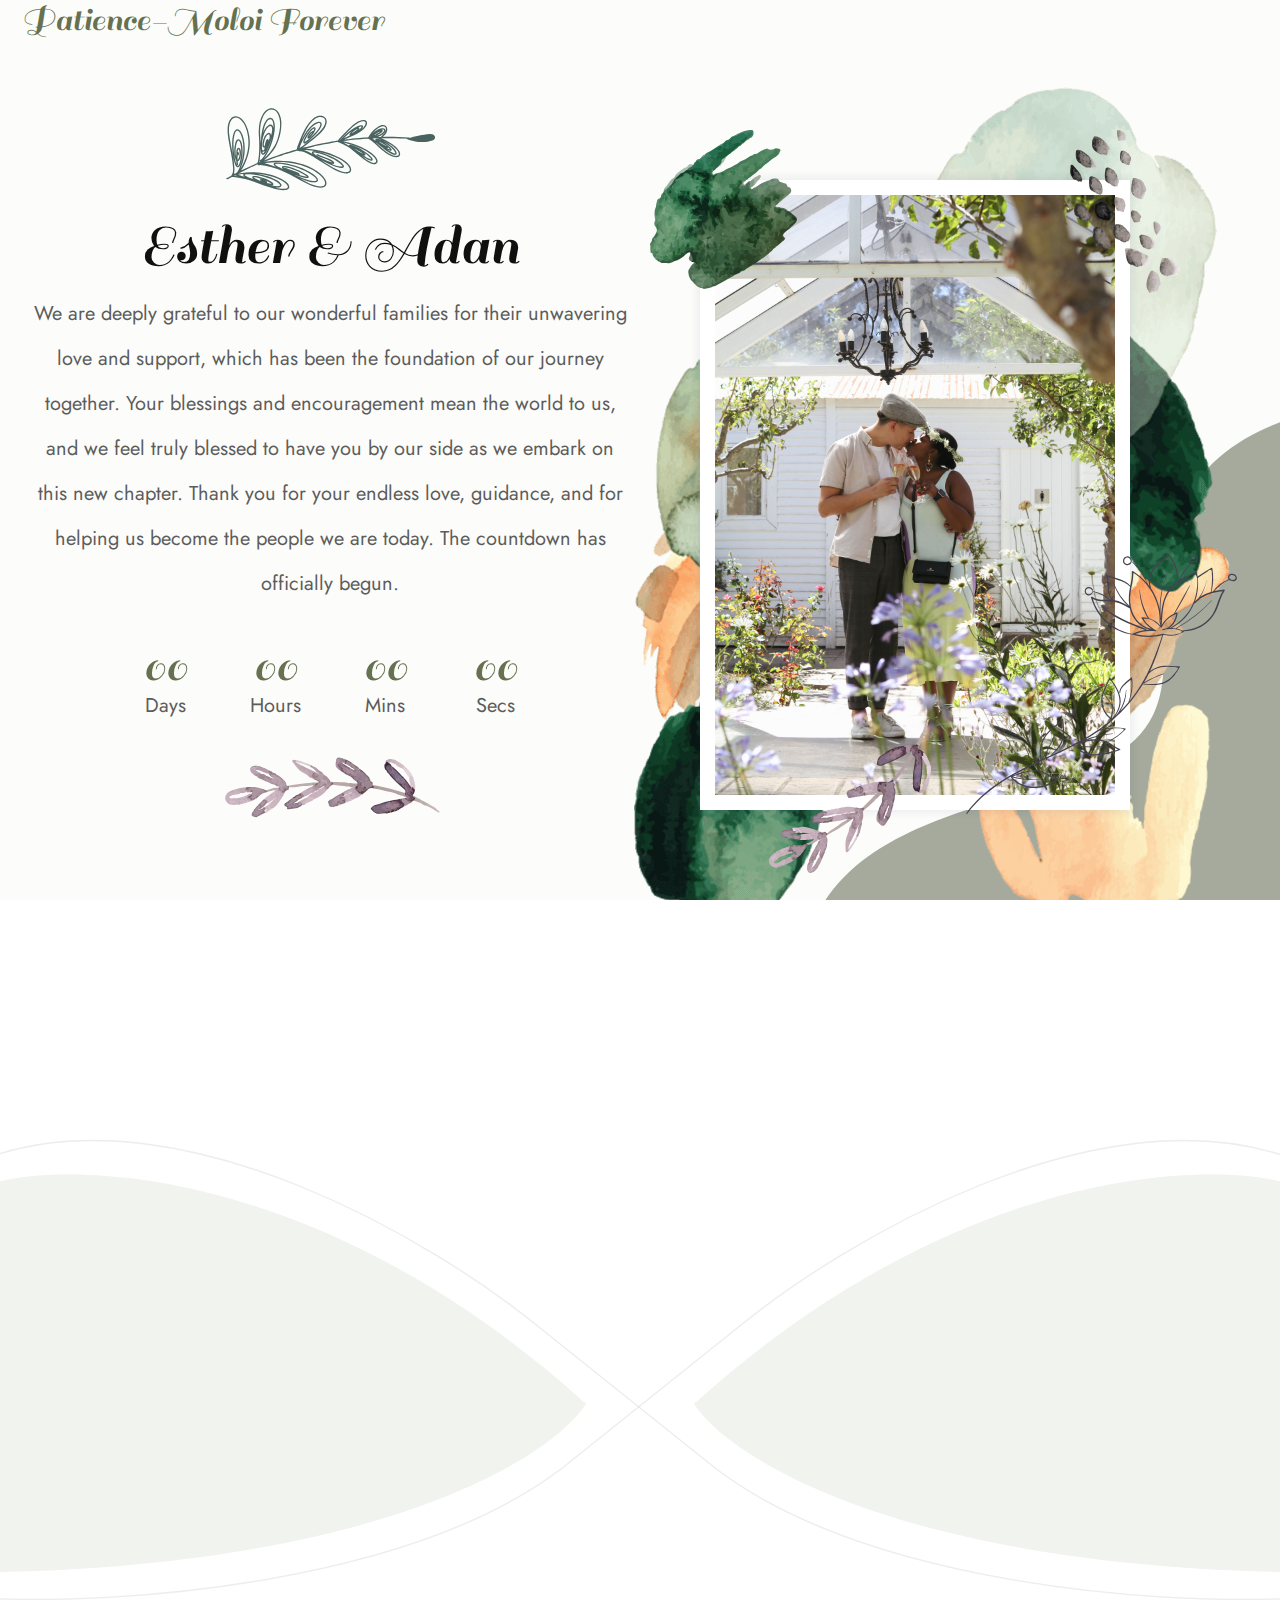
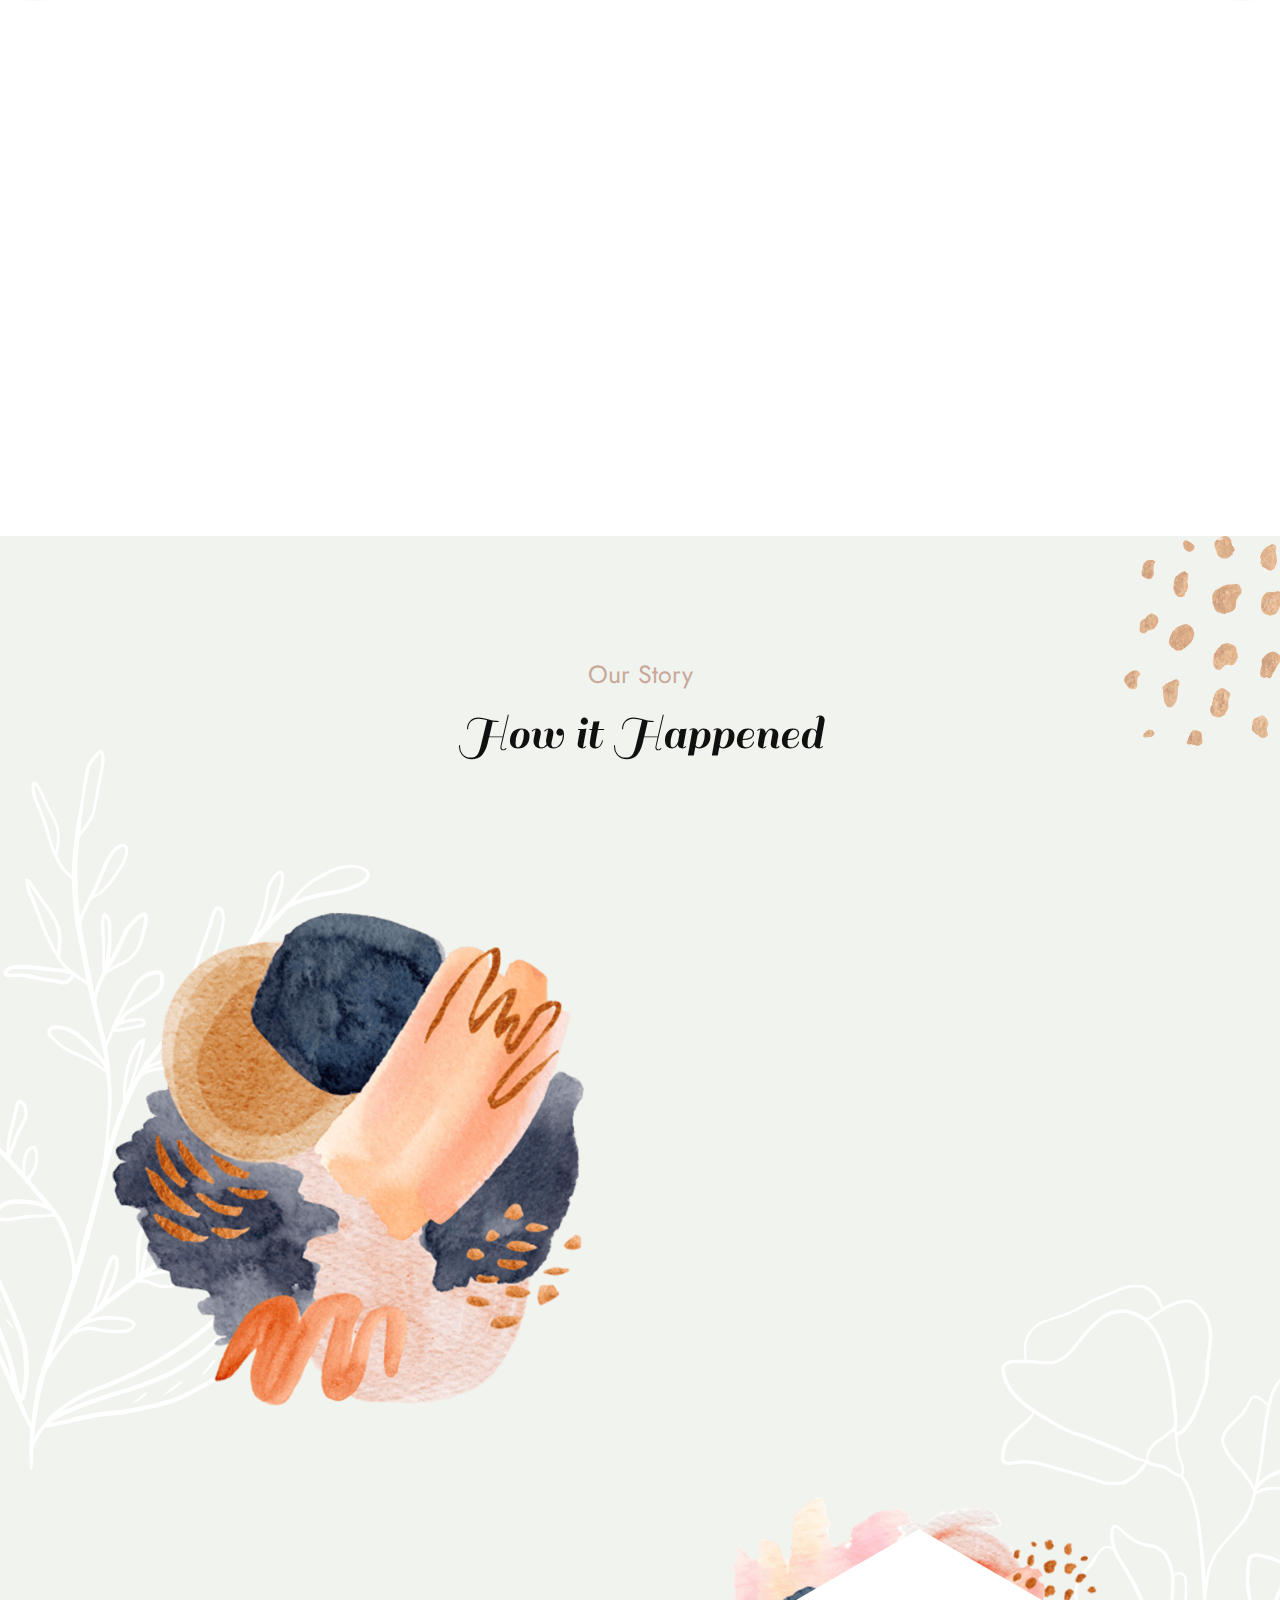
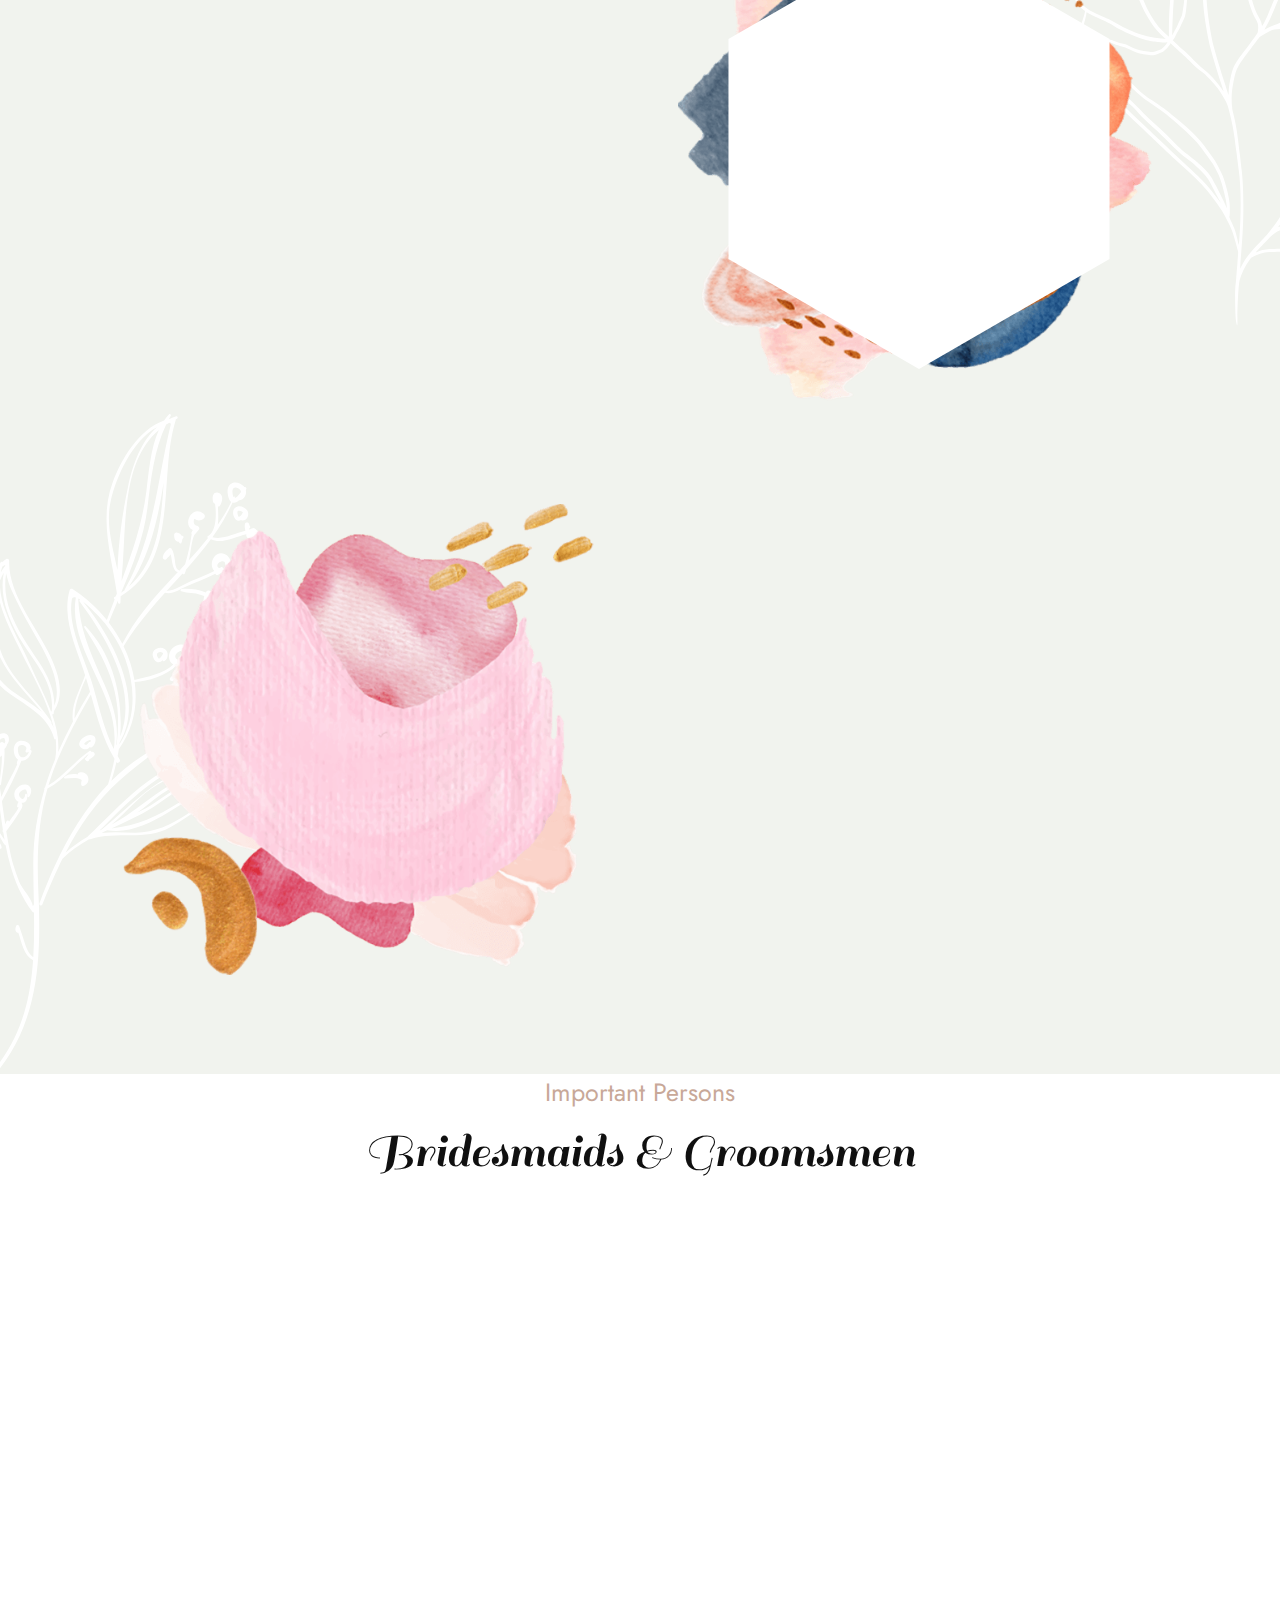
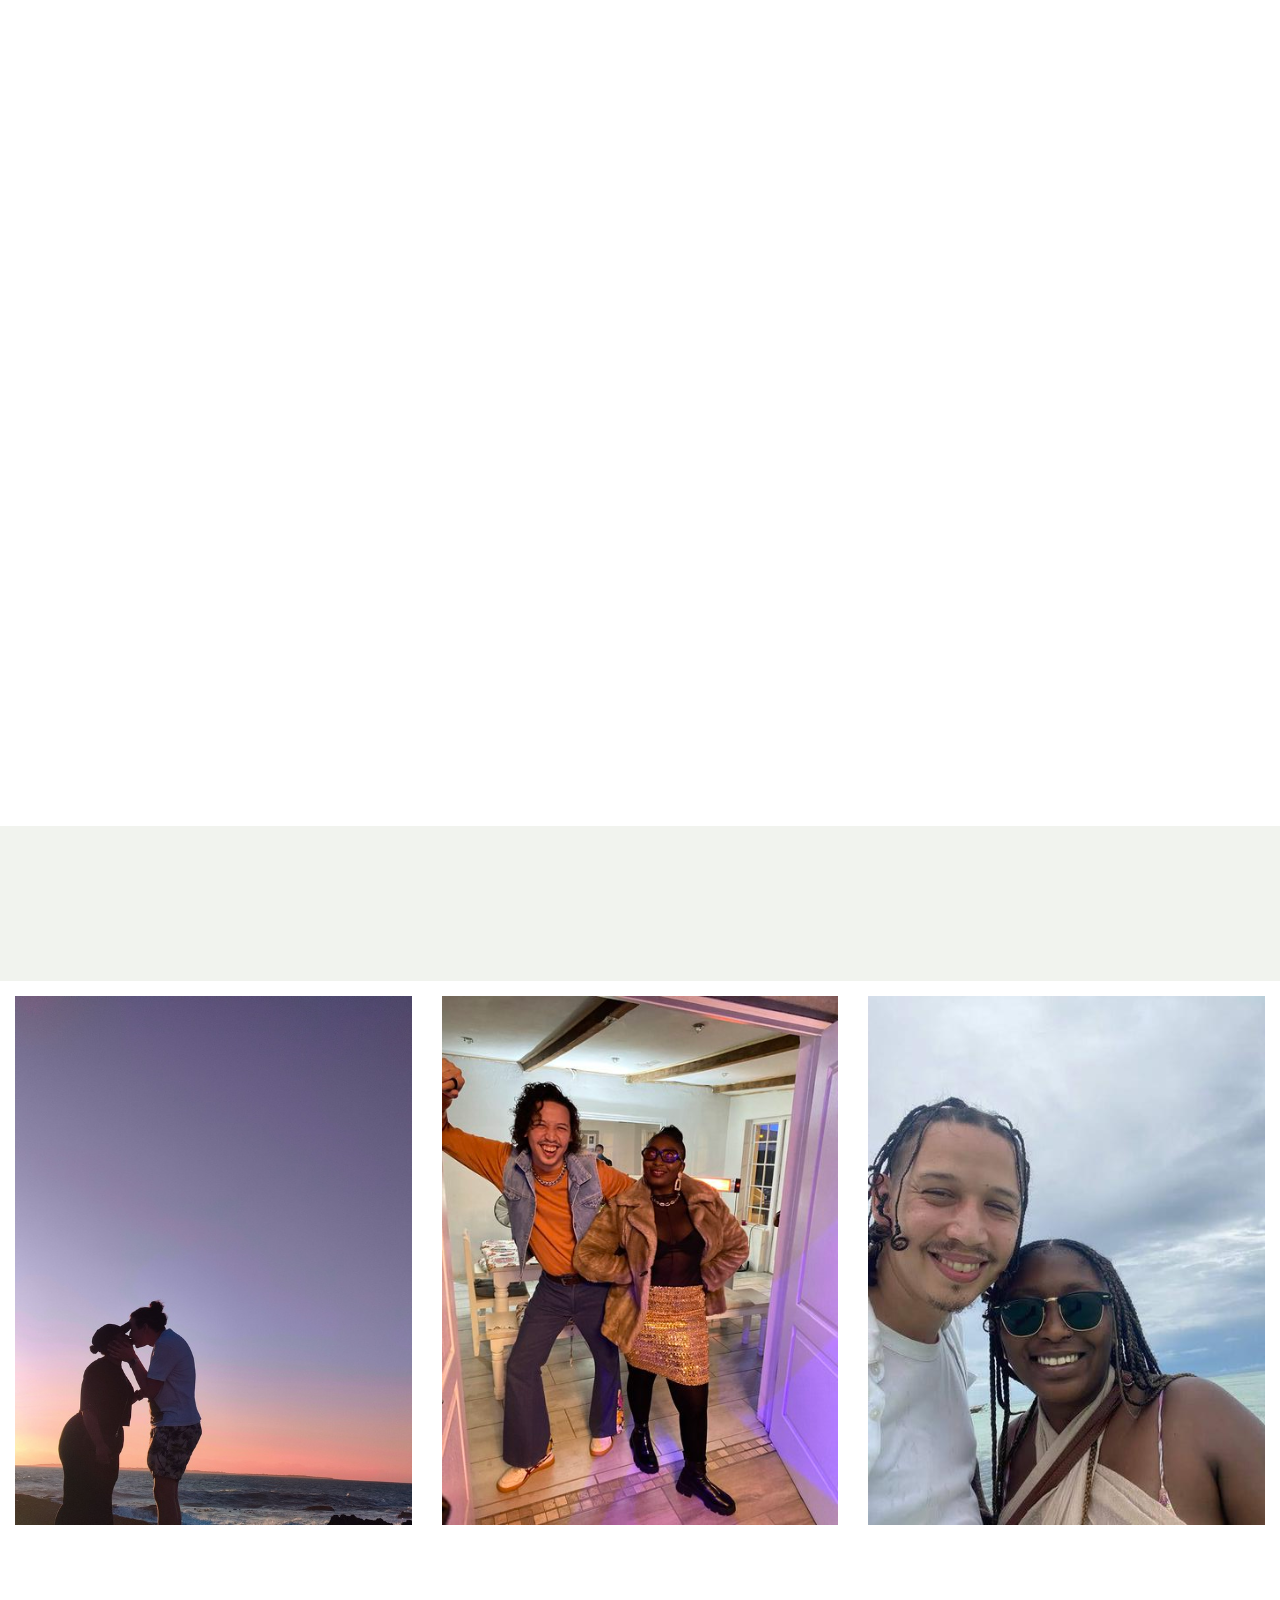
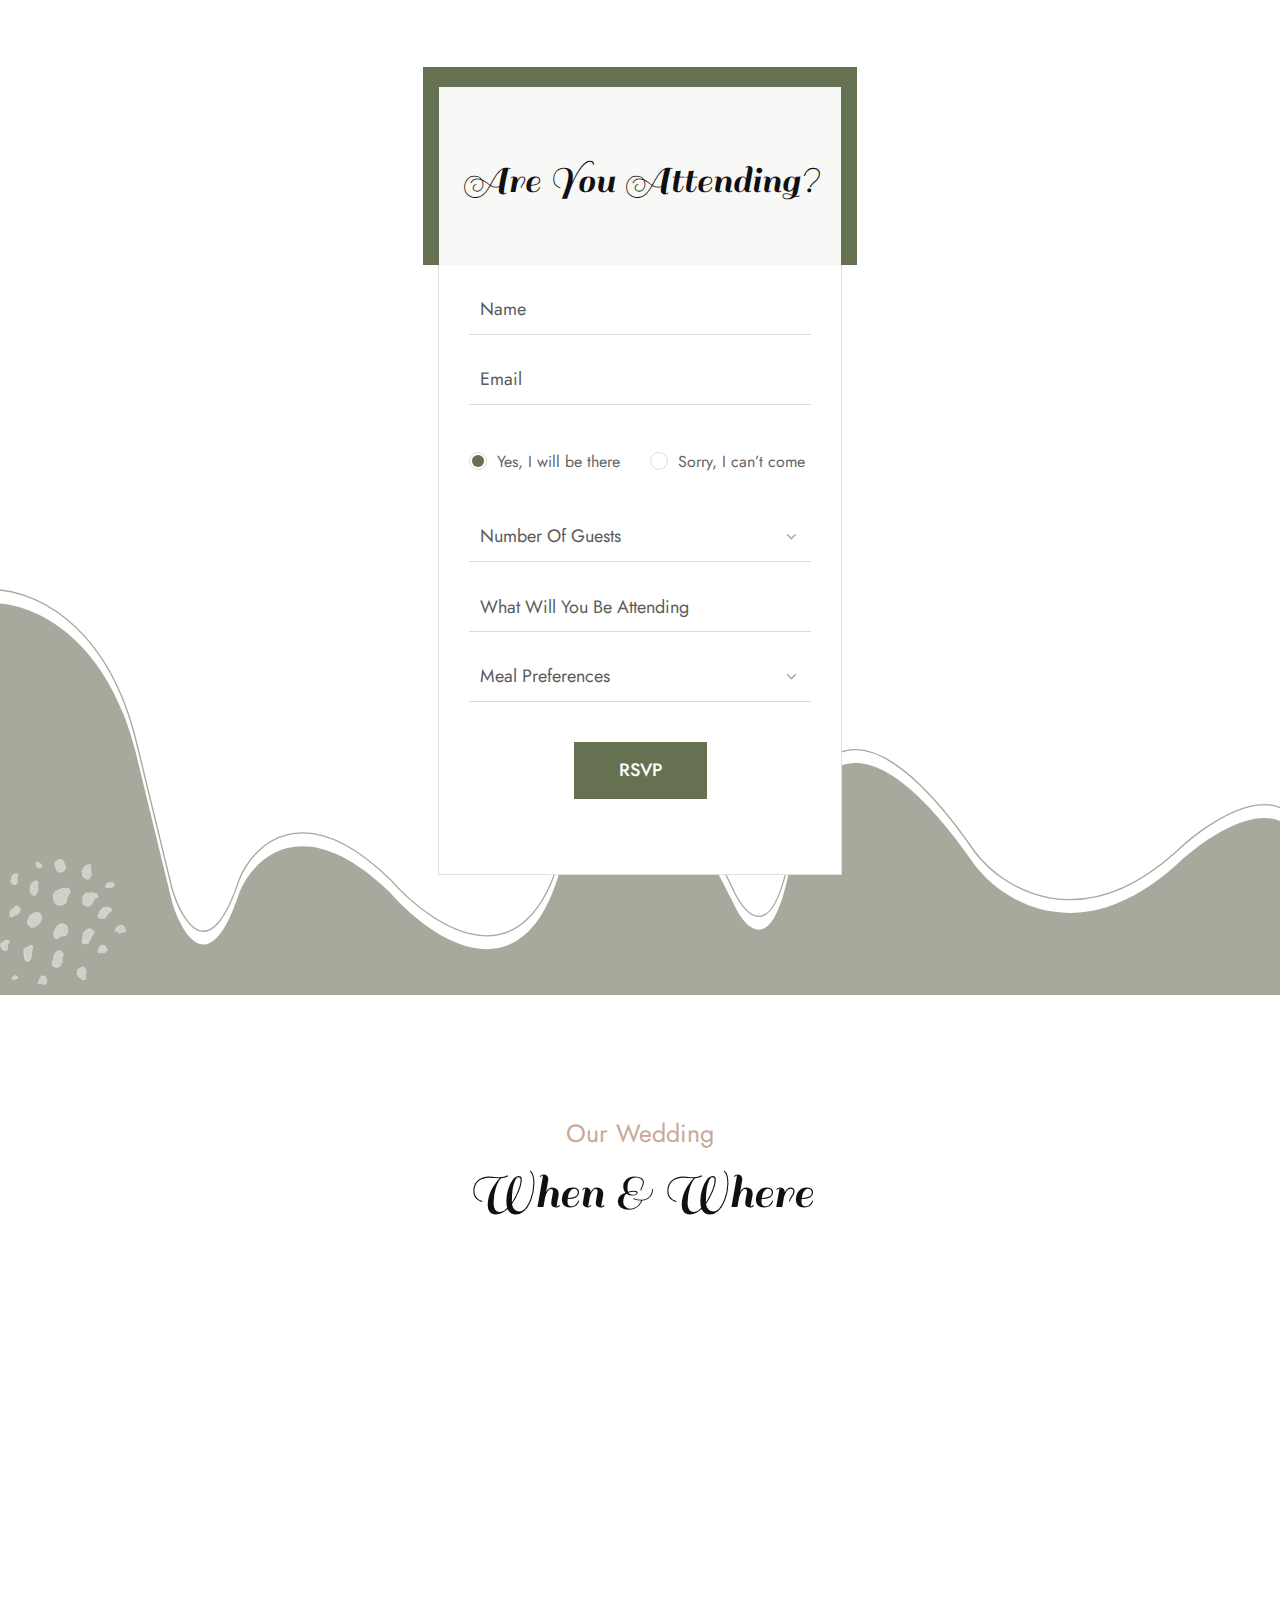
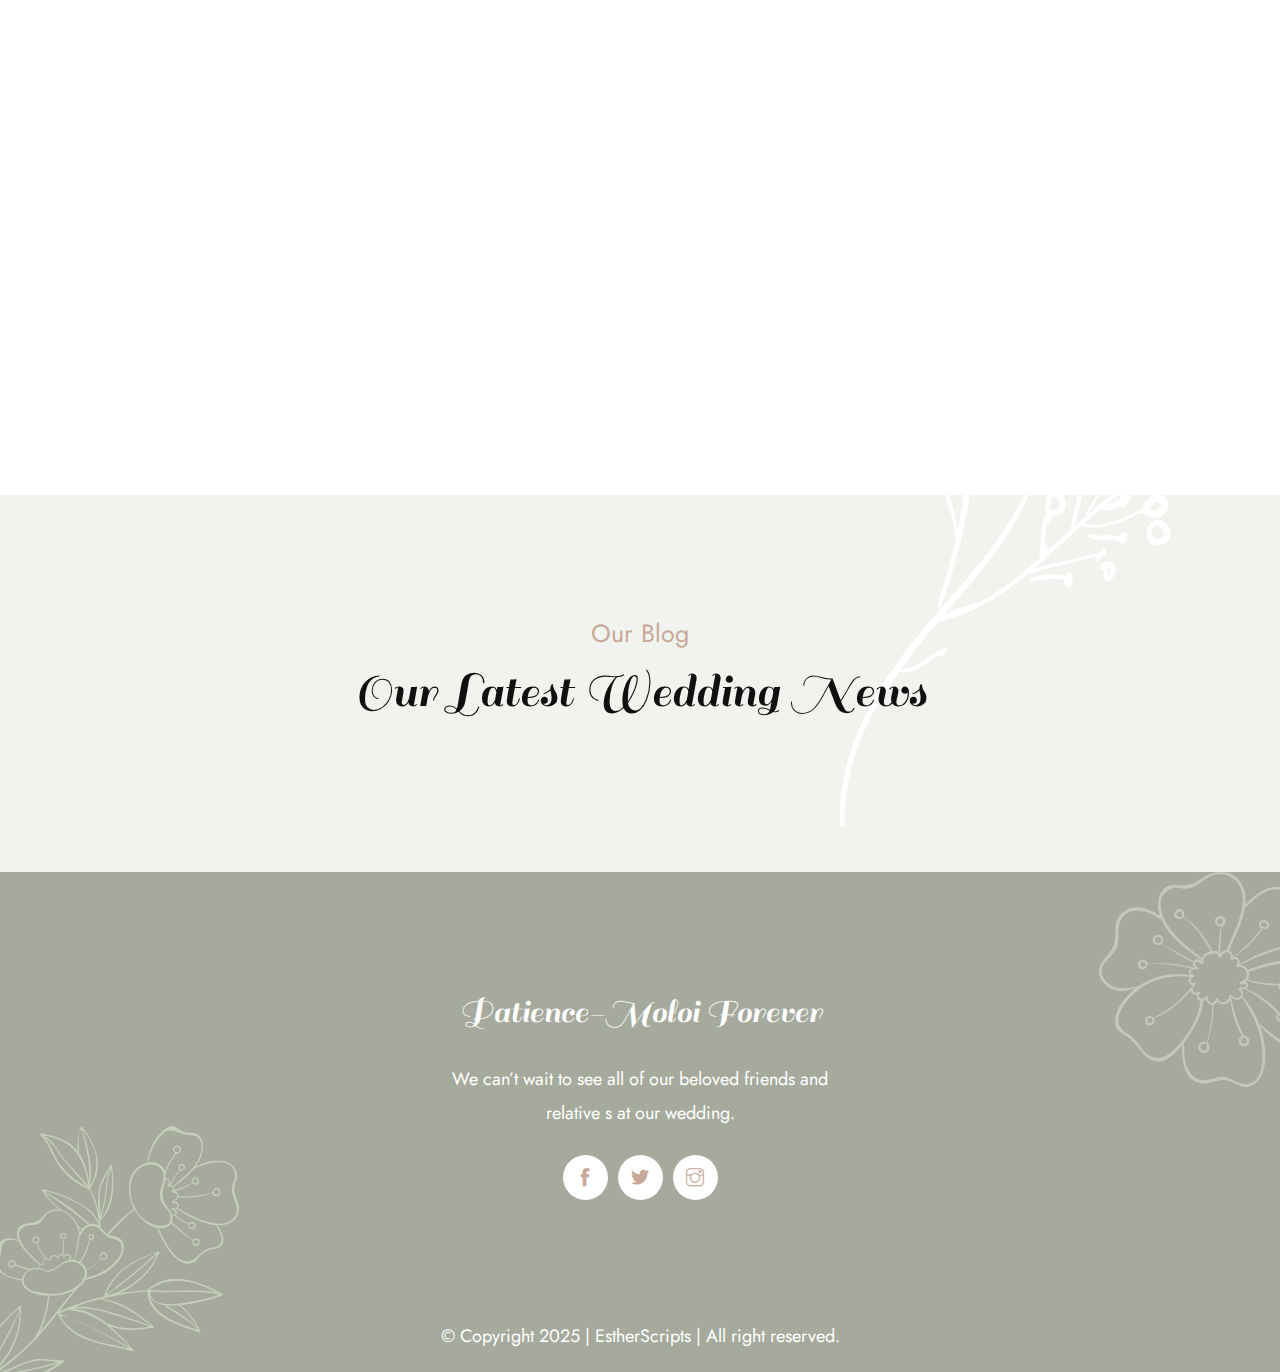
<file: index.html>
<!DOCTYPE html>
<html lang="en">

<head>
    <meta charset="utf-8">
    <meta http-equiv="X-UA-Compatible" content="IE=edge">
    <meta name="viewport" content="width=device-width, initial-scale=1">
    <meta name="author" content="wpOceans">
    <link rel="shortcut icon" type="image/png" href="assets/images/favicon.png">
    <title> Patience-Moloi Forever</title>
    <link href="assets/css/themify-icons.css" rel="stylesheet">
    <link href="assets/css/font-awesome.min.css" rel="stylesheet">
    <link href="assets/css/flaticon.css" rel="stylesheet">
    <link href="assets/css/bootstrap.min.css" rel="stylesheet">
    <link href="assets/css/animate.css" rel="stylesheet">
    <link href="assets/css/owl.carousel.css" rel="stylesheet">
    <link href="assets/css/owl.theme.css" rel="stylesheet">
    <link href="assets/css/slick.css" rel="stylesheet">
    <link href="assets/css/slick-theme.css" rel="stylesheet">
    <link href="assets/css/swiper.min.css" rel="stylesheet">
    <link href="assets/css/nice-select.css" rel="stylesheet">
    <link href="assets/css/owl.transitions.css" rel="stylesheet">
    <link href="assets/css/magnific-popup.css" rel="stylesheet">
    <link href="assets/css/jquery.fancybox.css" rel="stylesheet">
    <link href="assets/css/odometer-theme-default.css" rel="stylesheet">
    <link href="assets/css/jquery-ui.css" rel="stylesheet">
    <link href="assets/sass/style.css" rel="stylesheet">
</head>

<body>

    <!-- start page-wrapper -->
    <div class="page-wrapper">
        <!-- start preloader -->
        <div class="preloader">
            <div class="vertical-centered-box">
                <div class="content">
                    <div class="loader-circle"></div>
                    <div class="loader-line-mask">
                        <div class="loader-line"></div>
                    </div>
                    <img src="assets/images/preloader.gif" alt="">
                </div>
            </div>
        </div>
        <!-- end preloader -->
        <!-- Start header -->
        <header id="header">
            <div class="wpo-site-header">
                <nav class="navigation navbar navbar-expand-lg navbar-light">
                    <div class="container-fluid">
                        <div class="row align-items-center">
                            <div class="col-lg-3 col-md-3 col-3 d-lg-none dl-block">
                                <div class="mobail-menu">
                                    <button type="button" class="navbar-toggler open-btn">
                                        <span class="sr-only">Toggle navigation</span>
                                        <span class="icon-bar first-angle"></span>
                                        <span class="icon-bar middle-angle"></span>
                                        <span class="icon-bar last-angle"></span>
                                    </button>
                                </div>
                            </div>
                            <div class="col-lg-2 col-md-6 col-6">
                                <div class="navbar-header">
                                    <a class="navbar-brand" href="index.html">Patience-Moloi Forever</a>
                                </div>
                            </div>
                    </div><!-- end of container -->
                </nav>
            </div>
        </header>
        <!-- end of header -->
        <!-- start of hero -->
        <section class="static-hero">
            <div class="hero-container">
                <div class="hero-inner">
                    <div class="container-fluid">
                        <div class="row align-items-center">
                            <div class="col-xl-6 col-lg-6 col-12">
                                <div class="wpo-static-hero-inner">
                                    <div class="shape-1 wow fadeInUp" data-wow-duration="1400ms"><img
                                            src="assets/images/slider/shape1.svg" alt=""></div>
                                    <div class="slide-title wow fadeInUp" data-wow-duration="1500ms">
                                        <h2>Esther & Adan</h2>
                                    </div>
                                    <div data-swiper-parallax="400" class="slide-text wow fadeInUp"
                                        data-wow-duration="1600ms">
                                        <p> We are deeply grateful to our wonderful families for their unwavering love and support, which has been the foundation of our journey together. Your blessings and encouragement mean the world to us, and we feel truly blessed to have you by our side as we embark on this new chapter. Thank you for your endless love, guidance, and for helping us become the people we are today.
                                            The countdown has officially begun.</p>
                                    </div>
                                    <div class="wpo-wedding-date wow fadeInUp" data-wow-duration="1700ms">
                                        <div class="clock-grids">
                                            <div id="clock"></div>
                                        </div>
                                    </div>
                                    <div class="shape-2 wow fadeInUp" data-wow-duration="1800ms"><img
                                            src="assets/images/slider/shape2.svg" alt=""></div>
                                    <div class="clearfix"></div>
                                </div>
                            </div>
                        </div>
                    </div>
                </div>
            </div>
            <div class="static-hero-right">
                <div class="static-hero-img scene" id="scene">
                    <div class="static-hero-img-inner">
                        <img src="assets/images/20231210155555_IMG_0252.jpg" alt="">
                    </div>
                    <div class="static-hero-shape-1 wow fadeInDown" data-wow-delay=".5s">
                        <span class="layer" data-depth="0.25">
                            <img src="assets/images/slider/shape3.svg" alt="">
                        </span>
                    </div>
                    <div class="static-hero-shape-2 wow fadeInDown" data-wow-delay=".5s">
                        <span class="layer" data-depth="0.45">
                            <img src="assets/images/slider/shape4.svg" alt="">
                        </span>
                    </div>
                    <div class="static-hero-shape-3">
                        <span class="layer" data-depth="0.65">
                            <img src="assets/images/slider/shape5.svg" alt="">
                        </span>
                    </div>
                    <div class="static-hero-shape-4 wow fadeInUp" data-wow-delay=".5s">
                        <img src="assets/images/slider/shape6.svg" alt="">
                    </div>
                </div>
                <div class="static-hero-img-bg">
                    <img src="assets/images/slider/bg-shape.png" alt="">
                </div>
            </div>
            <div class="right-shape">
                <svg xmlns="http://www.w3.org/2000/svg" viewBox="0 0 650 597" fill="none">
                    <path
                        d="M717 0C717 0 527.91 0 475.696 129.736C423.481 259.472 501.092 358.185 396.683 423.034C292.274 487.902 74.9839 485.573 26.2847 646.096C-22.3947 806.598 11.4538 863 11.4538 863L653.509 803.776L717 0Z" />
                </svg>
            </div>
        </section>
        <!-- end of hero slider -->
        <!-- start couple-section -->
        <section class="wpo-couple-section section-padding" id="couple">
            <div class="container">
                <div class="couple-area clearfix">
                    <div class="row align-items-center">
                        <div class="col col-md-12 col-12">
                            <div class="couple-item">
                                <div class="couple-img-wrap wow fadeInLeftSlow" data-wow-duration="1700ms">
                                    <div class="couple-img" style="mask-image: url(./assets/images/couple/mask-1.svg); -webkit-mask-image: url(./assets/images/couple/mask-1.svg);">
                                        <img src="assets/images/couple/1.jpg" alt="">
                                    </div>
                                    <div class="c-shape">
                                        <img src="assets/images/couple/image-bg.svg" alt="">
                                    </div>
                                </div>
                                <div class="couple-text wow fadeInRightSlow" data-wow-duration="1700ms">
                                    <h3>Amelia Lily</h3>
                                    <p>Lorem ipsum dolor sit amet, consectetur adipiscing elit. Urna orci auctor vitae
                                        nisl. Erat fringilla pellentesque amet tempus. Commodo mi vitae, sagittis
                                        blandit.</p>
                                    <div class="social">
                                        <ul>
                                            <li><a href="#"><i class="ti-facebook"></i></a></li>
                                            <li><a href="#"><i class="ti-twitter-alt"></i></a></li>
                                            <li><a href="#"><i class="ti-instagram"></i></a></li>
                                        </ul>
                                    </div>
                                </div>
                            </div>
                        </div>
                        <div class="col col-md-12 col-12">
                            <div class="couple-item">
                                <div class="couple-img-wrap wow fadeInRightSlow" data-wow-duration="1700ms">
                                    <div class="couple-img" style="mask-image: url(./assets/images/couple/mask-2.svg); -webkit-mask-image: url(./assets/images/couple/mask-2.svg);">
                                        <img src="assets/images/couple/2.jpg" alt="">
                                    </div>
                                    <div class="c-shape">
                                        <img src="assets/images/couple/image-bg.svg" alt="">
                                    </div>
                                </div>
                                <div class="couple-text wow fadeInLeftSlow" data-wow-duration="1700ms">
                                    <h3>James Cole</h3>
                                    <p>Lorem ipsum dolor sit amet, consectetur adipiscing elit. Urna orci auctor vitae
                                        nisl. Erat fringilla pellentesque amet tempus. Commodo mi vitae, sagittis
                                        blandit.</p>
                                    <div class="social">
                                        <ul>
                                            <li><a href="#"><i class="ti-facebook"></i></a></li>
                                            <li><a href="#"><i class="ti-twitter-alt"></i></a></li>
                                            <li><a href="#"><i class="ti-instagram"></i></a></li>
                                        </ul>
                                    </div>
                                </div>
                            </div>
                        </div>
                    </div>
                </div>
            </div> <!-- end container -->
            <div class="shape-1">
                <svg viewBox="0 0 1920 692" fill="none" xmlns="http://www.w3.org/2000/svg">
                    <g opacity="0.1">
                        <path class="stroke-color"
                            d="M-11 689C176.333 697 609 669.4 841 495L1111 279C1263.67 154.333 1640.6 -71.0002 1927 24.9998"
                            stroke="" stroke-width="2" />
                        <path
                            d="M-11 689C176.333 697 609 669.4 841 495L1111 279C1263.67 154.333 1640.6 -71.0002 1927 24.9998"
                            stroke="black" stroke-opacity="0.2" stroke-width="2" />
                    </g>
                    <g opacity="0.1">
                        <path class="stroke-color"
                            d="M1927 689C1739.67 697 1307 669.4 1075 495L805 279C652.333 154.333 275.4 -71.0002 -11 24.9998"
                            stroke="" stroke-width="2" />
                        <path
                            d="M1927 689C1739.67 697 1307 669.4 1075 495L805 279C652.333 154.333 275.4 -71.0002 -11 24.9998"
                            stroke="black" stroke-opacity="0.2" stroke-width="2" />
                    </g>
                    <path class="fill-color"
                        d="M879 397C501.4 54.5998 135 31.6665 -1 62.9998V649C579.8 636.2 827.667 475.667 879 397Z"
                        fill="" />
                    <path class="fill-color"
                        d="M1041 397C1418.6 54.5998 1785 31.6665 1921 62.9998V649C1340.2 636.2 1092.33 475.667 1041 397Z"
                        fill="" />
                </svg>
            </div>
        </section>
        <!-- end couple-section -->

        <!-- start wpo-story-section -->
        <section class="wpo-story-section section-padding" id="story">
            <div class="container">
                <div class="wpo-section-title">
                    <span>Our Story</span>
                    <h2>How it Happened</h2>
                </div>
                <div class="wpo-story-wrap">
                    <div class="wpo-story-item">
                        <div class="wpo-story-img-wrap">
                            <div class="wpo-story-img wow zoomIn" data-wow-duration="1000ms">
                                <img src="assets/images/story/1.jpg" alt="">
                            </div>
                            <div class="wpo-img-shape">
                                <img src="assets/images/story/shape.png" alt="">
                            </div>
                        </div>
                        <div class="wpo-story-content">
                            <div class="wpo-story-content-inner wow fadeInRightSlow" data-wow-duration="1700ms">
                                <span>15 June, 2014</span>
                                <h2>How we meet</h2>
                                <p>Consectetur adipiscing elit. Fringilla at risus orci, tempus facilisi sed. Enim
                                    tortor, faucibus netus orci donec volutpat adipiscing. Sit condimentum elit
                                    convallis libero. Nunc in eu tellus ipsum placerat.</p>
                            </div>
                        </div>
                    </div>
                    <div class="wpo-story-item">
                        <div class="wpo-story-img-wrap">
                            <div class="wpo-story-img wow zoomIn" data-wow-duration="1000ms">
                                <img src="assets/images/story/2.jpg" alt="">
                            </div>
                            <div class="clip-shape">
                                <svg viewBox="0 0 382 440" fill="none" xmlns="http://www.w3.org/2000/svg">
                                    <path d="M191 0L381.526 110V330L191 440L0.474411 330V110L191 0Z" />
                                </svg>
                            </div>
                            <div class="wpo-img-shape">
                                <img src="assets/images/story/shape2.png" alt="">
                            </div>
                        </div>
                        <div class="wpo-story-content">
                            <div class="wpo-story-content-inner wow fadeInLeftSlow" data-wow-duration="1700ms">
                                <span>02 Nov, 2020</span>
                                <h2>He proposed, I said yes</h2>
                                <p>Consectetur adipiscing elit. Fringilla at risus orci, tempus facilisi sed. Enim
                                    tortor, faucibus netus orci donec volutpat adipiscing. Sit condimentum elit
                                    convallis libero. Nunc in eu tellus ipsum placerat.</p>
                            </div>
                        </div>
                    </div>
                    <div class="wpo-story-item">
                        <div class="wpo-story-img-wrap">
                            <div class="wpo-story-img wow zoomIn" data-wow-duration="1000ms">
                                <img src="assets/images/story/3.jpg" alt="">
                            </div>
                            <div class="wpo-img-shape">
                                <img src="assets/images/story/shape3.png" alt="">
                            </div>
                        </div>
                        <div class="wpo-story-content">
                            <div class="wpo-story-content-inner wow fadeInRightSlow" data-wow-duration="1700ms">
                                <span>15 Apr, 2021</span>
                                <h2>Our Engagement Day</h2>
                                <p>Consectetur adipiscing elit. Fringilla at risus orci, tempus facilisi sed. Enim
                                    tortor, faucibus netus orci donec volutpat adipiscing. Sit condimentum elit
                                    convallis libero. Nunc in eu tellus ipsum placerat.</p>
                            </div>
                        </div>
                    </div>
                </div>
            </div> <!-- end container -->
            <div class="flower-shape-1">
                <img src="assets/images/story/flower-shape1.svg" alt="">
            </div>
            <div class="flower-shape-2">
                <img src="assets/images/story/flower-shape2.svg" alt="">
            </div>
            <div class="flower-shape-3">
                <img src="assets/images/story/flower-shape3.svg" alt="">
            </div>
            <div class="flower-shape-4">
                <img src="assets/images/story/flower-shape4.svg" alt="">
            </div>
        </section>
        <!-- end story-section -->

        <!-- start important people section-section -->
        <section class="wpo-team-section-s2 section-padding pt-0">
            <div class="container">
                <div class="wpo-section-title">
                    <span>Important Persons</span>
                    <h2>Bridesmaids &amp; Groomsmen</h2>
                </div>
                <div class="wpo-team-wrap">
                    <div class="row">
                        <div class="col col-xl-4 col-lg-6 col-md-6 col-12">
                            <div class="wpo-team-item wow fadeInUp" data-wow-duration="1000ms" style="visibility: visible; animation-duration: 1000ms; animation-name: fadeInUp;">
                                <div class="wpo-team-img-wrap">
                                    <div class="wpo-team-img">
                                        <div class="wpo-team-img-inner">
                                            <img src="assets/images/team/img-5.jpg" alt="">
                                        </div>
                                    </div>
                                </div>
                                <div class="wpo-team-text">
                                    <h3><a href="team-single.html">Kyle</a></h3>
                                    <span>Groomsmen</span>
                                </div>
                            </div>
                        </div>
                        <div class="col col-xl-4 col-lg-6 col-md-6 col-12">
                            <div class="wpo-team-item wow fadeInUp" data-wow-duration="1200ms" style="visibility: visible; animation-duration: 1200ms; animation-name: fadeInUp;">
                                <div class="wpo-team-img-wrap">
                                    <div class="wpo-team-img">
                                        <div class="wpo-team-img-inner">
                                            <img src="assets/images/team/img-6.jpg" alt="">
                                        </div>
                                    </div>
                                </div>
                                <div class="wpo-team-text">
                                    <h3><a href="team-single.html">Ayanda</a></h3>
                                    <span>Bridesmaid</span>
                                </div>
                            </div>
                        </div>
                        <div class="col col-xl-4 col-lg-6 col-md-6 col-12">
                            <div class="wpo-team-item wow fadeInUp" data-wow-duration="1400ms" style="visibility: visible; animation-duration: 1400ms; animation-name: fadeInUp;">
                                <div class="wpo-team-img-wrap">
                                    <div class="wpo-team-img">
                                        <div class="wpo-team-img-inner">
                                            <img src="assets/images/team/img-7.jpg" alt="">
                                        </div>
                                    </div>
                                </div>
                                <div class="wpo-team-text">
                                    <h3><a href="team-single.html">Thelston</a></h3>
                                    <span>Groomsmen</span>
                                </div>
                            </div>
                        </div>
                        <div class="col col-xl-4 col-lg-6 col-md-6 col-12">
                            <div class="wpo-team-item wow fadeInUp" data-wow-duration="1400ms" style="visibility: visible; animation-duration: 1400ms; animation-name: fadeInUp;">
                                <div class="wpo-team-img-wrap">
                                    <div class="wpo-team-img">
                                        <div class="wpo-team-img-inner">
                                            <img src="assets/images/team/img-7.jpg" alt="">
                                        </div>
                                    </div>
                                </div>
                                <div class="wpo-team-text">
                                    <h3><a href="team-single.html">Nikiwe</a></h3>
                                    <span>Bridesmaid</span>
                                </div>
                            </div>
                        </div>
                        <div class="col col-xl-4 col-lg-6 col-md-6 col-12">
                            <div class="wpo-team-item wow fadeInUp" data-wow-duration="1400ms" style="visibility: visible; animation-duration: 1400ms; animation-name: fadeInUp;">
                                <div class="wpo-team-img-wrap">
                                    <div class="wpo-team-img">
                                        <div class="wpo-team-img-inner">
                                            <img src="assets/images/team/img-7.jpg" alt="">
                                        </div>
                                    </div>
                                </div>
                                <div class="wpo-team-text">
                                    <h3><a href="team-single.html">Neide</a></h3>
                                    <span>Bridesmaid</span>
                                </div>
                            </div>
                        </div>
                        <div class="col col-xl-4 col-lg-6 col-md-6 col-12">
                            <div class="wpo-team-item wow fadeInUp" data-wow-duration="1400ms" style="visibility: visible; animation-duration: 1400ms; animation-name: fadeInUp;">
                                <div class="wpo-team-img-wrap">
                                    <div class="wpo-team-img">
                                        <div class="wpo-team-img-inner">
                                            <img src="assets/images/team/img-7.jpg" alt="">
                                        </div>
                                    </div>
                                </div>
                                <div class="wpo-team-text">
                                    <h3><a href="team-single.html">Conal</a></h3>
                                    <span>Groomsmen</span>
                                </div>
                            </div>
                        </div>
                    </div>
                </div>
            </div> <!-- end container -->
        </section>
        <!-- start important people section-section -->

        <!-- start wpo-portfolio-section -->
        <section class="wpo-portfolio-section section-padding" id="gallery">
            <h2 class="hidden">some</h2>
            <div class="container-fluid">
                <div class="row">
                    <div class="col-lg-12">
                        <div class="portfolio-grids gallery-container clearfix portfolio-slide owl-carousel">
                            <div class="grid">
                                <div class="img-holder">
                                    <a href="assets/images/carousel/1.jpg" class="fancybox"
                                        data-fancybox-group="gall-1">
                                        <img src="assets/images/carousel/1.jpg"" alt class="img img-responsive">
                                        <div class="hover-content">
                                            <i class="ti-plus"></i>
                                        </div>
                                    </a>
                                </div>
                            </div>
                            <div class="grid">
                                <div class="img-holder">
                                    <a href="assets/images/carousel/2.jpg"" class="fancybox"
                                        data-fancybox-group="gall-1">
                                        <img src="assets/images/carousel/2.jpg"" alt class="img img-responsive">
                                        <div class="hover-content">
                                            <i class="ti-plus"></i>
                                        </div>
                                    </a>
                                </div>
                            </div>
                            <div class="grid">
                                <div class="img-holder">
                                    <a href="assets/images/carousel/3.jpg" class="fancybox"
                                        data-fancybox-group="gall-1">
                                        <img src="assets/images/carousel/3.jpg" alt class="img img-responsive">
                                        <div class="hover-content">
                                            <i class="ti-plus"></i>
                                        </div>
                                    </a>
                                </div>
                            </div>
                            <div class="grid">
                                <div class="img-holder">
                                    <a href="assets/images/carousel/4.jpg" class="fancybox"
                                        data-fancybox-group="gall-1">
                                        <img src="assets/images/carousel/4.jpg" alt class="img img-responsive">
                                        <div class="hover-content">
                                            <i class="ti-plus"></i>
                                        </div>
                                    </a>
                                </div>
                            </div>
                            <div class="grid">
                                <div class="img-holder">
                                    <a href="assets/images/carousel/10.jpg" class="fancybox"
                                        data-fancybox-group="gall-1">
                                        <img src="assets/images/carousel/10.jpg" alt class="img img-responsive">
                                        <div class="hover-content">
                                            <i class="ti-plus"></i>
                                        </div>
                                    </a>
                                </div>
                            </div>
                            <div class="grid">
                                <div class="img-holder">
                                    <a href="assets/images/carousel/8.jpg" class="fancybox"
                                        data-fancybox-group="gall-1">
                                        <img src="assets/images/carousel/8.jpg" alt class="img img-responsive">
                                        <div class="hover-content">
                                            <i class="ti-plus"></i>
                                        </div>
                                    </a>
                                </div>
                            </div>
                            <div class="grid">
                                <div class="img-holder">
                                    <a href="assets/images/carousel/11.jpg" class="fancybox"
                                        data-fancybox-group="gall-1">
                                        <img src="assets/images/carousel/11.jpg" alt class="img img-responsive">
                                        <div class="hover-content">
                                            <i class="ti-plus"></i>
                                        </div>
                                    </a>
                                </div>
                            </div>
                            <div class="grid">
                                <div class="img-holder">
                                    <a href="assets/images/carousel/12.jpg" class="fancybox"
                                        data-fancybox-group="gall-1">
                                        <img src="assets/images/carousel/12.jpg" alt class="img img-responsive">
                                        <div class="hover-content">
                                            <i class="ti-plus"></i>
                                        </div>
                                    </a>
                                </div>
                            </div>
                        </div>
                    </div>
                </div>
            </div> <!-- end container -->
        </section>
        <!-- end wpo-portfolio-section -->

        <!-- start of wpo-contact-section -->
        <section class="wpo-contact-section section-padding">
            <div class="container-fluid">
                <div class="row justify-content-center">
                    <div class="col col-xl-4 col-lg-6 col-md-6 col-12">
                        <div class="wpo-contact-section-wrapper">
                            <div class="wpo-section-title">
                                <h2>Are You Attending?</h2>
                            </div>
                            <div class="wpo-contact-form-area">
                                <form method="post" class="contact-validation-active" id="contact-form-main">
                                    <div>
                                        <input type="text" class="form-control" name="name" id="name"
                                            placeholder="Name">
                                    </div>
                                    <div>
                                        <input type="email" class="form-control" name="email" id="email"
                                            placeholder="Email">
                                    </div>
                                    <div class="radio-buttons">
                                        <p>
                                            <input type="radio" id="attend" name="radio-group" checked>
                                            <label for="attend">Yes, I will be there</label>
                                        </p>
                                        <p>
                                            <input type="radio" id="not" name="radio-group">
                                            <label for="not">Sorry, I can’t come</label>
                                        </p>
                                    </div>
                                    <div>
                                        <select name="guest" class="form-control">
                                            <option disabled="disabled" selected>Number Of Guests</option>
                                            <option>01</option>
                                            <option>02</option>
                                            <option>03</option>
                                            <option>04</option>
                                            <option>05</option>
                                        </select>
                                    </div>
                                    <div>
                                        <input type="text" class="form-control" name="what" id="what"
                                            placeholder="What Will You Be Attending">
                                    </div>
                                    <div>
                                        <select name="meal" class="form-control last">
                                            <option disabled="disabled" selected>Meal Preferences</option>
                                            <option>Chicken Soup</option>
                                            <option>Motton Kabab</option>
                                            <option>Chicken BBQ</option>
                                            <option>Mix Salad</option>
                                            <option>Beef Ribs </option>
                                        </select>
                                    </div>
                                    <div class="submit-area">
                                        <button type="submit" class="theme-btn">RSVP</button>
                                        <div id="c-loader">
                                            <i class="ti-reload"></i>
                                        </div>
                                    </div>
                                    <div class="clearfix error-handling-messages">
                                        <div id="success">Thank you, Message Send</div>
                                        <div id="error"> Error occurred while sending email. Please try again later.
                                        </div>
                                    </div>
                                </form>
                            </div>
                        </div>
                    </div>
                </div>
            </div>
            <div class="bottom-bg">
                <svg viewBox="0 0 1920 634" fill="none" xmlns="http://www.w3.org/2000/svg">
                    <path class="bg-path"
                        d="M207 286C162.2 87.6 39 44.6667 -17 48L-91 22L-71 726H13L1977 670L1957 424C1926.6 318.4 1815 392 1763 442C1619.8 570 1503.33 495.333 1463 442C1270.2 162.8 1197.33 325.667 1185 442C1159.4 584.4 1117 537.333 1099 496C953.4 192.8 868.333 328.333 844 434C791.2 649.2 649.333 555.667 585 482C455.4 356.4 380.333 429.667 359 482C315 616.4 273.333 547.333 258 496L207 286Z"
                        fill="" />
                    <path class="bg-stroke"
                        d="M207 266C162.2 67.6 39 24.6667 -17 28L-91 2L-71 706H13L1977 650L1957 404C1926.6 298.4 1815 372 1763 422C1619.8 550 1503.33 475.333 1463 422C1270.2 142.8 1197.33 305.667 1185 422C1159.4 564.4 1117 517.333 1099 476C953.4 172.8 868.333 308.333 844 414C791.2 629.2 649.333 535.667 585 462C455.4 336.4 380.333 409.667 359 462C315 596.4 273.333 527.333 258 476L207 266Z"
                        stroke="" stroke-width="2" />
                </svg>

                <div class="shape-1">
                    <img src="assets/images/rsvp/shape.svg" alt="">
                </div>
                <div class="shape-2 wow fadeInUp" data-wow-duration="1000ms">
                    <img src="assets/images/rsvp/shape2.svg" alt="">
                </div>
                <div class="shape-3 wow fadeInUp" data-wow-duration="1200ms">
                    <img src="assets/images/rsvp/shape3.svg" alt="">
                </div>
                <div class="shape-4 wow fadeInUp" data-wow-duration="1400ms">
                    <img src="assets/images/rsvp/shape4.svg" alt="">
                </div>
                <div class="shape-5 wow fadeInUp" data-wow-duration="1600ms">
                    <img src="assets/images/rsvp/shape5.svg" alt="">
                </div>
                <div class="shape-6 wow fadeInUp" data-wow-duration="1800ms">
                    <img src="assets/images/rsvp/shape6.svg" alt="">
                </div>
            </div>
        </section>
        <!-- end of wpo-contact-section -->

        <!-- start wpo-event-section -->
        <section class="wpo-event-section section-padding" id="event">
            <div class="container">
                <div class="wpo-section-title">
                    <span>Our Wedding</span>
                    <h2>When & Where</h2>
                </div>
                <div class="wpo-event-wrap">
                    <div class="row">
                        <div class="col col-lg-4 col-md-6 col-12">
                            <div class="wpo-event-item wow fadeInUp" data-wow-duration="1000ms">
                                <div class="wpo-event-img">
                                    <div class="wpo-event-img-inner">
                                        <img src="assets/images/event/1.jpg" alt="">
                                    </div>
                                </div>
                                <div class="wpo-event-text">
                                    <div class="title">
                                        <h2>Our Mahadi</h2>
                                    </div>
                                    <ul>
                                        <li>TBB, 12 Nov. 2025 <br>
                                            1:00 PM – 8:00 PM</li>
                                        <li>Johannesburg, Thembisa, Esthers Home</li>
                                        <li>+27 78 2444 520</li>
                                        <li> <a class="popup-gmaps"
                                                href="https://www.google.com/maps/embed?pb=!1m18!1m12!1m3!1d114584.81835921292!2d27.884134602963385!3d-26.17143755307301!2m3!1f0!2f0!3f0!3m2!1i1024!2i768!4f13.1!3m3!1m2!1s0x1e950c68f0406a51%3A0x238ac9d9b1d34041!2sJohannesburg!5e0!3m2!1sen!2sza!4v1716014466889!5m2!1sen!2sza">See
                                                Location</a></li>
                                    </ul>
                                </div>
                            </div>
                        </div>
                        <div class="col col-lg-4 col-md-6 col-12">
                            <div class="wpo-event-item wow fadeInUp" data-wow-duration="1200ms">
                                <div class="wpo-event-img">
                                    <div class="wpo-event-img-inner">
                                        <img src="assets/images/event/2.jpg" alt="">
                                    </div>
                                </div>
                                <div class="wpo-event-text">
                                    <div class="title">
                                        <h2>The Chuch Service</h2>
                                    </div>
                                    <ul>
                                        <li>Saturday, 03 May 2025 <br>
                                            1:00 PM – 2:30 PM</li>
                                        <li>184 Bree St, Cape Town City Centre, Cape Town, 8000</li>
                                        <li>+27 78 2444 520</li>
                                        <li> <a class="popup-gmaps"
                                                href="https://www.google.com/maps/embed?pb=!1m18!1m12!1m3!1d638.9527618160189!2d18.412582840166092!3d-33.925575658175575!2m3!1f0!2f0!3f0!3m2!1i1024!2i768!4f13.1!3m3!1m2!1s0x1dcc676fa7d06ff1%3A0xf7c80e6dab246684!2sSt.%20Paul&#39;s!5e0!3m2!1sen!2sza!4v1716014304289!5m2!1sen!2sza">See
                                                Location</a></li>
                                    </ul>
                                </div>
                            </div>
                        </div>
                        <div class="col col-lg-4 col-md-6 col-12">
                            <div class="wpo-event-item wow fadeInUp" data-wow-duration="1400ms">
                                <div class="wpo-event-img">
                                    <div class="wpo-event-img-inner">
                                        <img src="assets/images/event/3.jpg" alt="">
                                    </div>
                                </div>
                                <div class="wpo-event-text">
                                    <div class="title">
                                        <h2>The Reception</h2>
                                    </div>
                                    <ul>
                                        <li>Saturday, 03 May 2025 <br>
                                            3:00 PM – 11:00 PM</li>
                                        <li>170 Bree St, Cape Town City Centre, Cape Town, 8000</li>
                                        <li>+27 78 2444 520</li>
                                        <li> <a class="popup-gmaps"
                                                href="https://www.google.com/maps/embed?pb=!1m18!1m12!1m3!1d3310.6362283640265!2d18.41137947650043!3d-33.92476087320519!2m3!1f0!2f0!3f0!3m2!1i1024!2i768!4f13.1!3m3!1m2!1s0x1dcc676f0c48f735%3A0x93682019bd26b9fa!2sRooftop%20on%20Bree!5e0!3m2!1sen!2sza!4v1716014146546!5m2!1sen!2sza">See
                                                Location</a></li>
                                    </ul>
                                </div>
                            </div>
                        </div>
                    </div>
                </div>

            </div> <!-- end container -->
        </section>
        <!-- end wpo-event-section -->

        <!-- start wpo-blog-section -->
        <section class="wpo-blog-section section-padding">
            <div class="container">
                <div class="row">
                    <div class="wpo-section-title">
                        <span>Our Blog</span>
                        <h2>Our Latest Wedding News</h2>
                    </div>
                </div>
                <!-- Blog Section If needed -->
            </div> <!-- end container -->
            <div class="b-shape">
                <img src="assets/images/blog/shape-1.svg" alt="">
            </div>
        </section>
        <!-- end wpo-blog-section -->

        <!-- start of wpo-site-footer-section -->
        <footer class="wpo-site-footer">
            <div class="wpo-upper-footer">
                <div class="container">
                    <div class="row align-items-center">
                        <div class="col col-xl-3  col-lg-4 col-md-6 col-sm-12 col-12">
                            <!-- padding to keep the below section centered -->
                        </div>
                        <div class="col col-xl-6 col-lg-4 col-md-6 col-sm-12 col-12">
                            <div class="widget about-widget">
                                <div class="logo widget-title">
                                    <a class="logo" href="index.html">Patience-Moloi Forever</a>
                                </div>
                                <p>We can’t wait to see all of our beloved friends
                                    and relative s at our wedding.</p>
                                <ul>
                                    <li>
                                        <a href="#">
                                            <i class="ti-facebook"></i>
                                        </a>
                                    </li>
                                    <li>
                                        <a href="#">
                                            <i class="ti-twitter-alt"></i>
                                        </a>
                                    </li>
                                    <li>
                                        <a href="#">
                                            <i class="ti-instagram"></i>
                                        </a>
                                    </li>
                                </ul>
                            </div>
                        </div>
                    </div>
                </div> <!-- end container -->
            </div>
            <div class="wpo-lower-footer">
                <div class="container">
                    <div class="row">
                        <div class="col col-xs-12">
                            <p class="copyright"> &copy; Copyright 2025 | <a href="">EstherScripts</a> | All right
                                reserved.</p>
                        </div>
                    </div>
                </div>
            </div>
            <div class="ft-shape-1">
                <img src="assets/images/footer-shape-1.svg" alt="">
            </div>
            <div class="ft-shape-2">
                <img src="assets/images/footer-shape-2.svg" alt="">
            </div>
        </footer>
        <!-- end of wpo-site-footer-section -->
        <!-- color-switcher -->

    </div>
    <!-- end of page-wrapper -->

    <!-- All JavaScript files
    ================================================== -->
    <script src="assets/js/jquery.min.js"></script>
    <script src="assets/js/bootstrap.bundle.min.js"></script>
    <!-- Plugins for this template -->
    <script src="assets/js/modernizr.custom.js"></script>
    <script src="assets/js/jquery-plugin-collection.js"></script>
    <script src="assets/js/moving-animation.js"></script>
    <script src="assets/js/tilt.jquery.min.js"></script>
    <!-- Custom script for this template -->
    <script src="assets/js/script.js"></script>
</body>

</html>
</file>
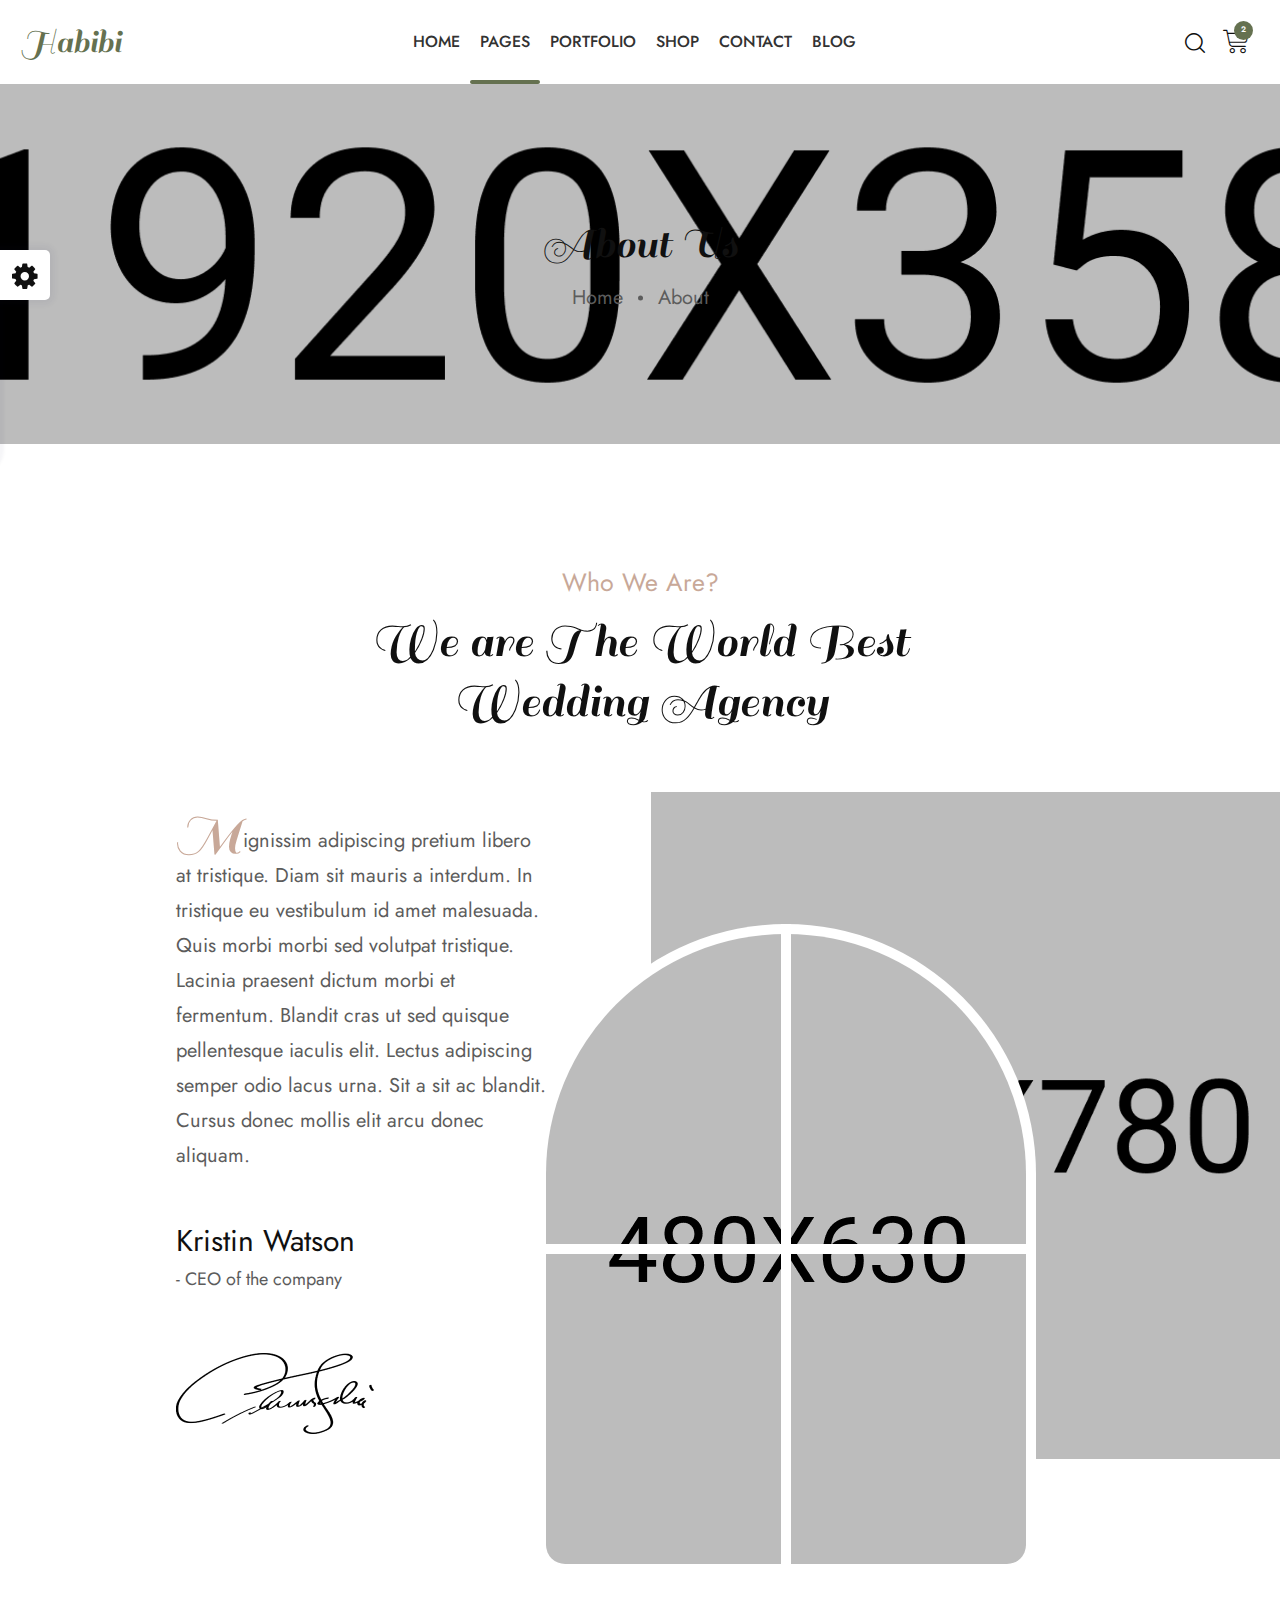
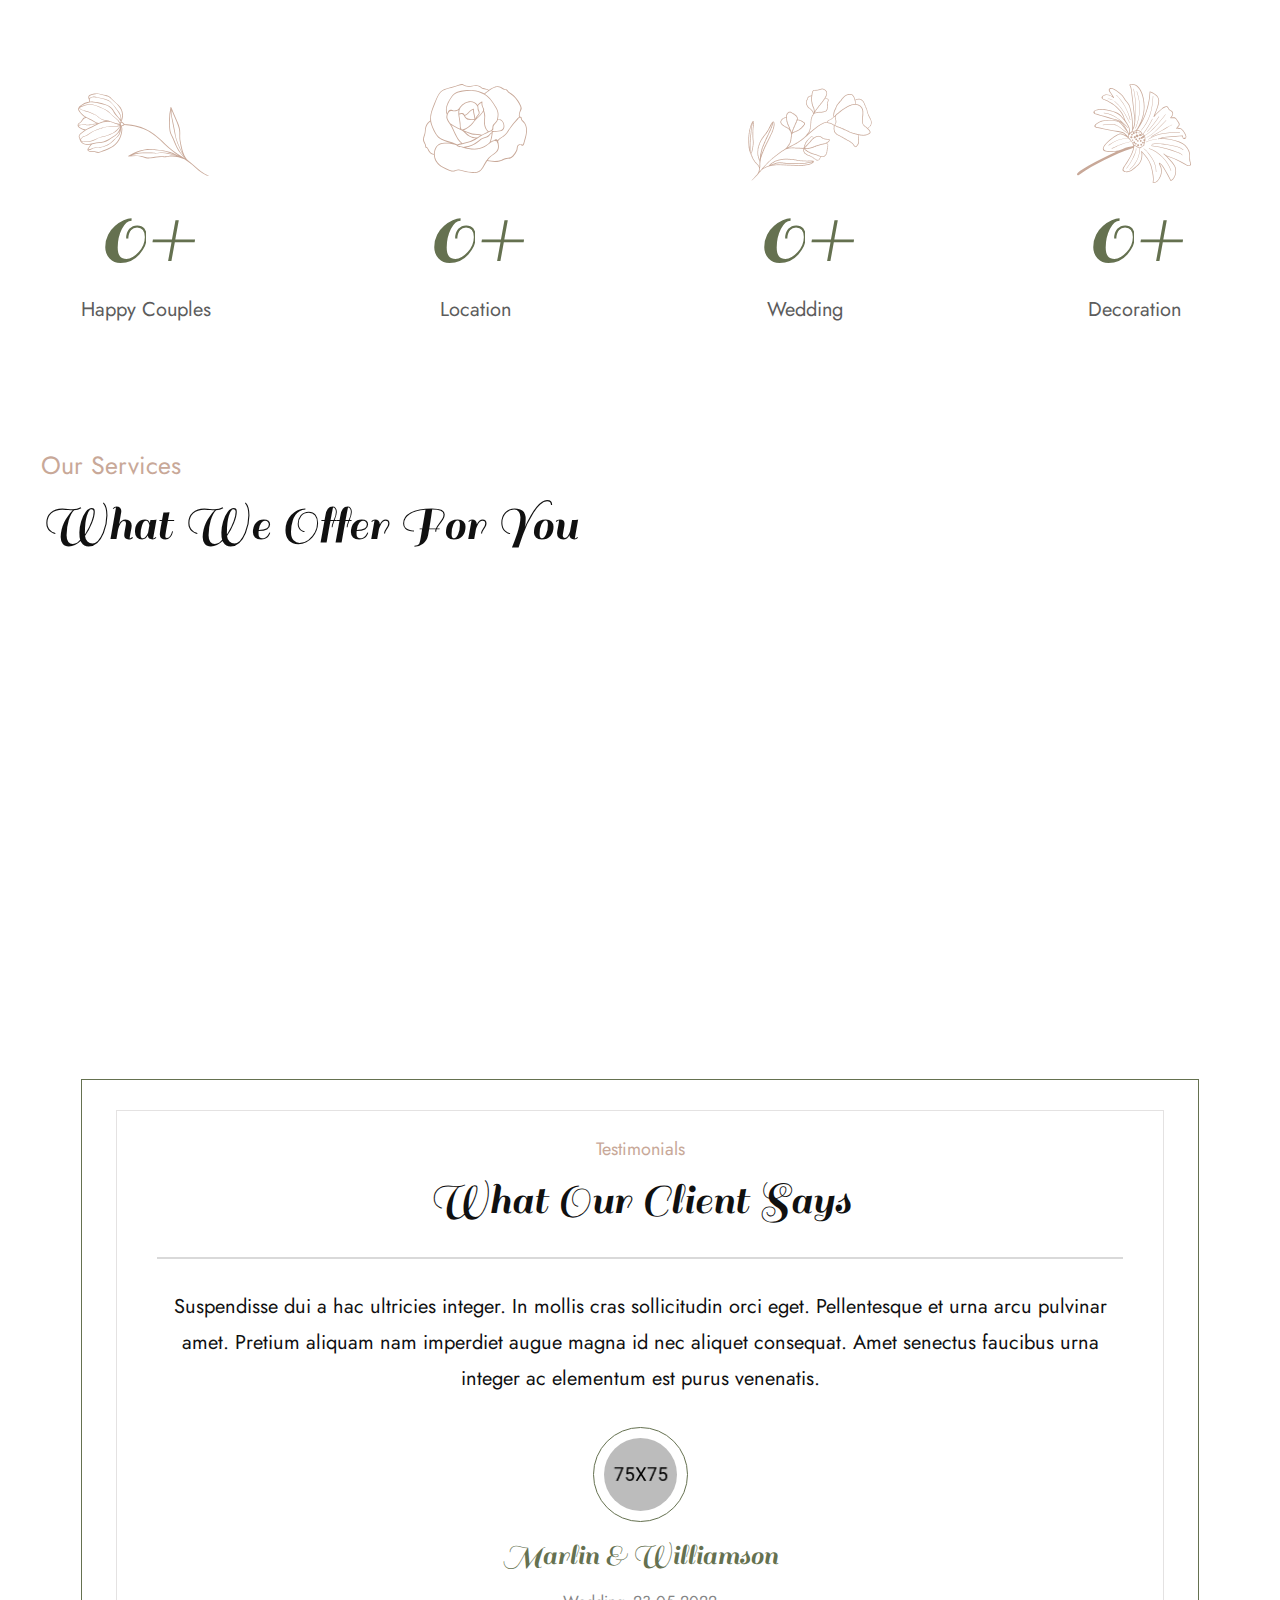
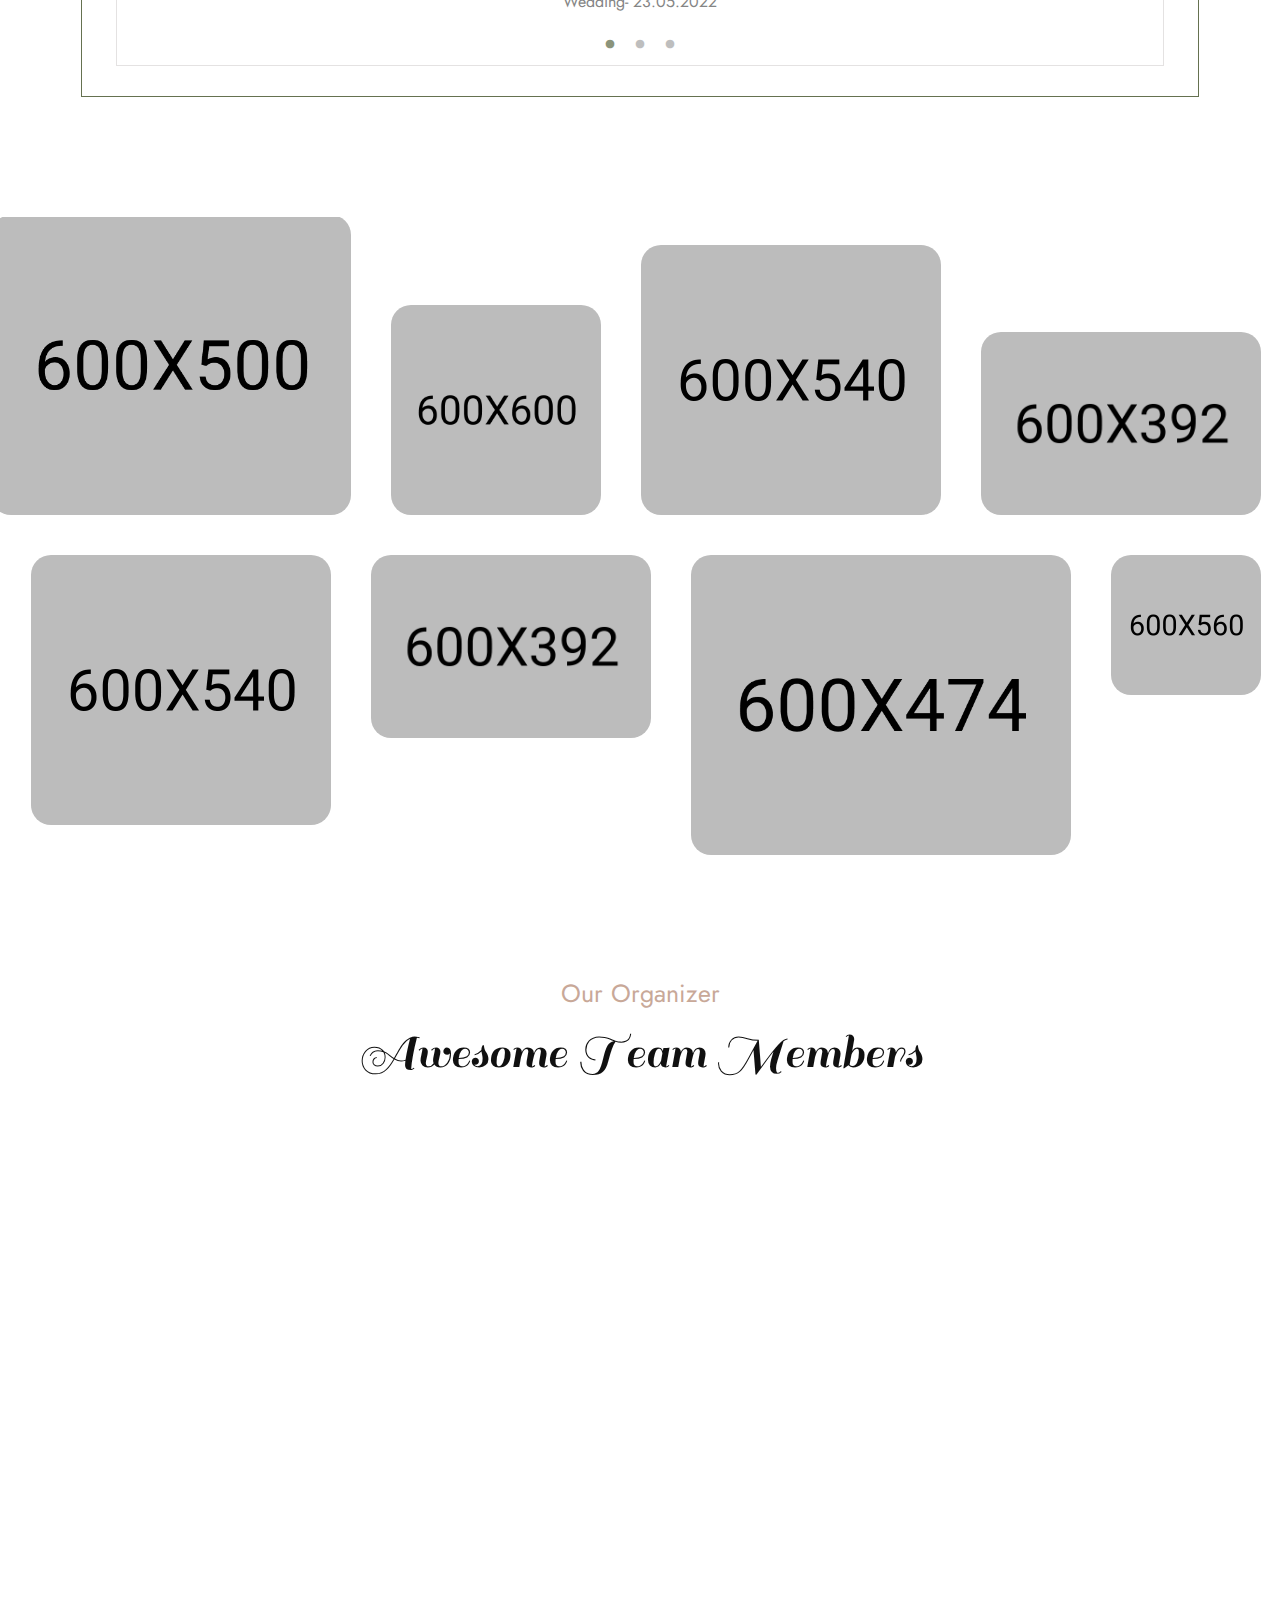
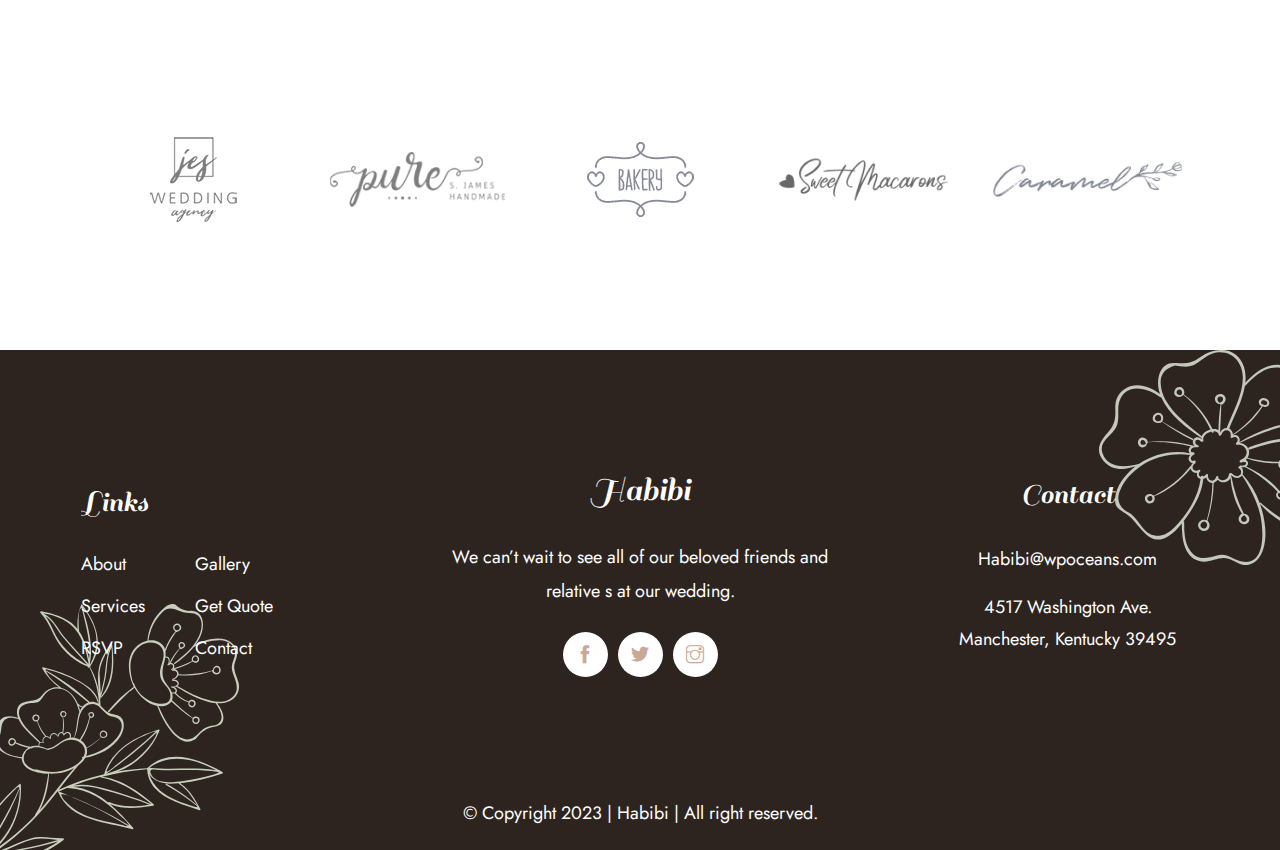
<file: about.html>
<!DOCTYPE html>
<html lang="en">

<head>
    <meta charset="utf-8">
    <meta http-equiv="X-UA-Compatible" content="IE=edge">
    <meta name="viewport" content="width=device-width, initial-scale=1">
    <meta name="author" content="wpOceans">
    <link rel="shortcut icon" type="image/png" href="assets/images/favicon.png">
    <title> Habibi - Wedding & Wedding Planner HTML5 Template</title>
    <link href="assets/css/themify-icons.css" rel="stylesheet">
    <link href="assets/css/font-awesome.min.css" rel="stylesheet">
    <link href="assets/css/flaticon.css" rel="stylesheet">
    <link href="assets/css/bootstrap.min.css" rel="stylesheet">
    <link href="assets/css/animate.css" rel="stylesheet">
    <link href="assets/css/owl.carousel.css" rel="stylesheet">
    <link href="assets/css/owl.theme.css" rel="stylesheet">
    <link href="assets/css/slick.css" rel="stylesheet">
    <link href="assets/css/slick-theme.css" rel="stylesheet">
    <link href="assets/css/swiper.min.css" rel="stylesheet">
    <link href="assets/css/nice-select.css" rel="stylesheet">
    <link href="assets/css/owl.transitions.css" rel="stylesheet">
    <link href="assets/css/jquery.fancybox.css" rel="stylesheet">
    <link href="assets/css/odometer-theme-default.css" rel="stylesheet">
    <link href="assets/css/jquery-ui.css" rel="stylesheet">
    <link href="assets/sass/style.css" rel="stylesheet">
</head>

<body>

    <!-- start page-wrapper -->
    <div class="page-wrapper">
        <!-- start preloader -->
        <div class="preloader">
            <div class="vertical-centered-box">
                <div class="content">
                    <div class="loader-circle"></div>
                    <div class="loader-line-mask">
                        <div class="loader-line"></div>
                    </div>
                    <img src="assets/images/preloader.gif" alt="">
                </div>
            </div>
        </div>
        <!-- end preloader -->
        <!-- Start header -->
        <header id="header">
            <div class="wpo-site-header wpo-header-style-3">
                <nav class="navigation navbar navbar-expand-lg navbar-light">
                    <div class="container-fluid">
                        <div class="row align-items-center">
                            <div class="col-lg-3 col-md-3 col-3 d-lg-none dl-block">
                                <div class="mobail-menu">
                                    <button type="button" class="navbar-toggler open-btn">
                                        <span class="sr-only">Toggle navigation</span>
                                        <span class="icon-bar first-angle"></span>
                                        <span class="icon-bar middle-angle"></span>
                                        <span class="icon-bar last-angle"></span>
                                    </button>
                                </div>
                            </div>
                            <div class="col-lg-2 col-md-6 col-6">
                                <div class="navbar-header">
                                    <a class="navbar-brand" href="index.html">Habibi</a>
                                </div>
                            </div>
                            <div class="col-lg-8 col-md-1 col-1">
                                <div id="navbar" class="collapse navbar-collapse navigation-holder">
                                    <button class="menu-close"><i class="ti-close"></i></button>
                                    <ul class="nav navbar-nav mb-2 mb-lg-0">
                                        <li class="menu-item-has-children">
                                            <a href="#">Home</a>
                                            <ul class="sub-menu">
                                                <li><a href="index.html">Wedding Home 1</a></li>
                                                <li><a href="index-2.html">Wedding Home 2</a></li>
                                                <li><a href="index-3.html">Announcement Home 1</a></li>
                                                <li><a href="index-4.html">Announcement Home 2</a></li>
                                                <li><a href="index-5.html">Muslim Wedding Home</a></li>
                                                <li><a href="index-6.html">Asian Wedding Home</a></li>
                                                <li><a href="index-rtl.html">Muslim Wedding Home(RTL)</a></li>
                                                <li><a href="invitation-1.html">Wedding Invitation 1</a></li>
                                                <li><a href="invitation-2.html">Wedding Invitation 2</a></li>
                                                <li class="menu-item-has-children">
                                                    <a href="#">Event Planner Homes</a>
                                                    <ul class="sub-menu">
                                                        <li><a href="index-7.html">Wedding Planner 1</a></li>
                                                        <li><a href="index-8.html">Wedding Planner 2</a></li>
                                                        <li><a href="index-9.html">Wedding Planner 3</a></li>
                                                    </ul>
                                                </li>
                                                <li class="menu-item-has-children">
                                                    <a href="#">Wedding Shop Homes</a>
                                                    <ul class="sub-menu">
                                                        <li><a href="shop-home.html">Bridal Shop</a></li>
                                                        <li><a href="shop-home-2.html">Wedding Bouquet Shop</a></li>
                                                        <li><a href="shop-home-video-bg.html">Bouquet Shop Video Bg</a>
                                                        </li>
                                                        <li><a href="shop-home-3.html">Wedding Cake Shop</a></li>
                                                    </ul>
                                                </li>
                                            </ul>
                                        </li>
                                        <li class="menu-item-has-children">
                                            <a class="active" href="#">Pages</a>
                                            <ul class="sub-menu">
                                                <li><a class="active" href="about.html">About</a></li>
                                                <li class="menu-item-has-children">
                                                    <a href="story.html">Our Story</a>
                                                    <ul class="sub-menu">
                                                        <li><a href="story.html">Our Story Style 1</a></li>
                                                        <li><a href="story-2.html">Our Story Style 2</a></li>
                                                        <li><a href="story-3.html">Our Story Style 3</a></li>
                                                        <li><a href="story-4.html">Our Story Style 4</a></li>
                                                        <li><a href="story-5.html">Our Story Style 5</a></li>
                                                        <li><a href="story-6.html">Our Story Style 6</a></li>
                                                    </ul>
                                                </li>
                                                <li><a href="accomodation.html">Accomodation</a></li>
                                                <li class="menu-item-has-children">
                                                    <a href="rsvp.html">RSVP</a>
                                                    <ul class="sub-menu">
                                                        <li><a href="rsvp.html">RSVP Style 1</a></li>
                                                        <li><a href="rsvp-2.html">RSVP Style 2</a></li>
                                                        <li><a href="rsvp-3.html">RSVP Style 3</a></li>
                                                        <li><a href="rsvp-4.html">RSVP Style 4</a></li>
                                                        <li><a href="rsvp-5.html">RSVP Style 5</a></li>
                                                        <li><a href="rsvp-6.html">RSVP Style 6</a></li>
                                                        <li><a href="rsvp-7.html">RSVP Style 7</a></li>
                                                    </ul>
                                                </li>
                                                <li><a href="gallery.html">Gallery</a></li>
                                                <li><a href="planner.html">Planners</a></li>
                                                <li><a href="team-single.html">Planner Single</a></li>
                                                <li><a href="groom-bride.html">Brides & Grooms</a></li>
                                                <li class="menu-item-has-children">
                                                    <a href="service.html">Serevice</a>
                                                    <ul class="sub-menu">
                                                        <li><a href="service.html">Serevice</a></li>
                                                        <li><a href="service-s2.html">Serevice S2</a></li>
                                                        <li><a href="service-s3.html">Serevice S3</a></li>
                                                        <li><a href="service-single.html">Serevice Single</a></li>
                                                    </ul>
                                                </li>
                                                <li><a href="pricing.html">Pricing</a></li>
                                                <li class="menu-item-has-children">
                                                    <a href="#">Auth Pages</a>
                                                    <ul class="sub-menu">
                                                        <li><a href="login.html">Login</a>
                                                        </li>
                                                        <li><a href="register.html">Register</a></li>
                                                        <li><a href="forgot.html">Forgot Password</a></li>
                                                    </ul>
                                                </li>
                                                <li><a href="coming.html">Coming Soon</a></li>
                                                <li><a href="404.html">404 Error</a></li>
                                            </ul>
                                        </li>
                                        <li class="menu-item-has-children">
                                            <a href="portfolio-grid.html">Portfolio</a>
                                            <ul class="sub-menu">
                                                <li><a href="portfolio-grid.html">Portfolio Grid</a></li>
                                                <li><a href="portfolio-masonary.html">Portfolio Masonary</a></li>
                                                <li><a href="portfolio-masonary-s2.html">Portfolio Masonary S2</a></li>
                                                <li><a href="portfolio-masonary-s3.html">Portfolio Masonary S3</a></li>                                     
                                                <li><a href="portfolio-single.html">Portfolio Single</a></li>
                                            </ul>
                                        </li>
                                        <li class="menu-item-has-children">
                                            <a href="shop.html">Shop</a>
                                            <ul class="sub-menu">
                                                <li><a href="shop.html">Shop</a></li>
                                                <li><a href="shop-single.html">Shop Single</a></li>
                                                <li><a href="cart.html">Cart</a></li>
                                                <li><a href="wishlist.html">Wishlist</a></li>
                                                <li><a href="checkout.html">Checkout</a></li>
                                            </ul>
                                        </li>
                                        <li><a href="contact.html">Contact</a></li>
                                        <li class="menu-item-has-children">
                                            <a href="blog.html">Blog</a>
                                            <ul class="sub-menu">
                                                <li><a href="blog.html">Blog right sidebar</a></li>
                                                <li><a href="blog-left-sidebar.html">Blog left sidebar</a></li>
                                                <li><a href="blog-fullwidth.html">Blog fullwidth</a></li>
                                                <li class="menu-item-has-children">
                                                    <a href="#">Blog details</a>
                                                    <ul class="sub-menu">
                                                        <li><a href="blog-single.html">Blog details right sidebar</a>
                                                        </li>
                                                        <li><a href="blog-single-left-sidebar.html">Blog details left
                                                                sidebar</a></li>
                                                        <li><a href="blog-single-fullwidth.html">Blog details
                                                                fullwidth</a></li>
                                                    </ul>
                                                </li>
                                            </ul>
                                        </li>
                                    </ul>

                                </div><!-- end of nav-collapse -->
                            </div>
                            <div class="col-lg-2 col-md-2 col-2">
                                <div class="header-right">
                                    <div class="header-search-form-wrapper">
                                        <div class="cart-search-contact">
                                            <button class="search-toggle-btn"><i
                                                    class="fi flaticon-search"></i></button>
                                            <div class="header-search-form">
                                                <form>
                                                    <div>
                                                        <input type="text" class="form-control"
                                                            placeholder="Search here...">
                                                        <button type="submit"><i
                                                                class="fi flaticon-search"></i></button>
                                                    </div>
                                                </form>
                                            </div>
                                        </div>
                                    </div>
                                    <div class="mini-cart">
                                        <button class="cart-toggle-btn"> <i class="fi flaticon-shopping-cart"></i>
                                            <span class="cart-count">2</span></button>
                                        <div class="mini-cart-content">
                                            <button class="mini-cart-close"><i class="ti-close"></i></button>
                                            <div class="mini-cart-items">
                                                <div class="mini-cart-item clearfix">
                                                    <div class="mini-cart-item-image">
                                                        <a href="shop.html"><img
                                                                src="assets/images/shop/mini-cart/img-1.jpg" alt></a>
                                                    </div>
                                                    <div class="mini-cart-item-des">
                                                        <a href="shop.html">Wedding Gown</a>
                                                        <span class="mini-cart-item-price">$20.15 x 1</span>
                                                        <span class="mini-cart-item-quantity"><a href="#"><i
                                                                    class="ti-close"></i></a></span>
                                                    </div>
                                                </div>
                                                <div class="mini-cart-item clearfix">
                                                    <div class="mini-cart-item-image">
                                                        <a href="shop.html"><img
                                                                src="assets/images/shop/mini-cart/img-2.jpg" alt></a>
                                                    </div>
                                                    <div class="mini-cart-item-des">
                                                        <a href="shop.html">Bridal Flower</a>
                                                        <span class="mini-cart-item-price">$13.25 x 2</span>
                                                        <span class="mini-cart-item-quantity"><a href="#"><i
                                                                    class="ti-close"></i></a></span>
                                                    </div>
                                                </div>
                                            </div>
                                            <div class="mini-cart-action clearfix">
                                                <span class="mini-checkout-price">Subtotal:
                                                    <span>$215.14</span></span>
                                                <div class="mini-btn">
                                                    <a href="checkout.html" class="view-cart-btn s1">Checkout</a>
                                                    <a href="cart.html" class="view-cart-btn">View Cart</a>
                                                </div>
                                            </div>
                                        </div>
                                    </div>
                                </div>
                            </div>
                        </div>
                    </div><!-- end of container -->
                </nav>
            </div>
        </header>
        <!-- end of header -->
        <!-- start wpo-page-title -->
        <section class="wpo-page-title">
            <div class="container">
                <div class="row">
                    <div class="col col-xs-12">
                        <div class="wpo-breadcumb-wrap">
                            <h2>About Us</h2>
                            <ol class="wpo-breadcumb-wrap">
                                <li><a href="index.html">Home</a></li>
                                <li>About</li>
                            </ol>
                        </div>
                    </div>
                </div> <!-- end row -->
            </div> <!-- end container -->
        </section>
        <!-- end page-title -->
        <!-- start wpo-about-section -->
        <section class="wpo-about-section section-padding">
            <div class="container">
                <div class="row justify-content-center">
                    <div class="col-xl-6 col-lg-8 col-md-10 col-12">
                        <div class="wpo-section-title">
                            <span>Who We Are?</span>
                            <h2>We are The World Best Wedding Agency</h2>
                        </div>
                    </div>
                </div>
                <div class="wpo-about-wrap">
                    <div class="row align-items-center">
                        <div class="col-xl-5 offset-xl-1 col-lg-6 col-md-12 col-12">
                            <div class="wpo-about-text wow fadeInLeftSlow" data-wow-duration="1000ms">
                                <p><small>M</small>ignissim adipiscing pretium libero at tristique. Diam sit mauris a
                                    interdum. In tristique eu vestibulum id amet malesuada. Quis morbi morbi sed
                                    volutpat tristique. Lacinia praesent dictum morbi et fermentum. Blandit cras ut sed
                                    quisque pellentesque iaculis elit. Lectus adipiscing semper odio lacus urna. Sit a
                                    sit ac blandit. Cursus donec mollis elit arcu donec aliquam.</p>
                                <div class="about-info">
                                    <h5>Kristin Watson</h5>
                                    <span>- CEO of the company</span>
                                </div>
                                <div class="about-sign">
                                    <img src="assets/images/about/signature.png" alt="">
                                </div>
                            </div>
                        </div>
                        <div class="col-xl-6 col-lg-6 col-md-12 col-12">
                            <div class="wpo-about-img wow fadeInRightSlow" data-wow-duration="1000ms">
                                <div class="about-right-img">
                                    <img src="assets/images/about/img-2.jpg" alt="">

                                    <div class="about-right-img-inner">
                                        <img src="assets/images/about/img-1.jpg" alt="">
                                    </div>
                                </div>
                            </div>
                        </div>
                    </div>
                </div>
            </div> <!-- end container -->
        </section>
        <!-- end Service-section -->

        <!-- start wpo-fun-fact-section -->
        <section class="wpo-fun-fact-section section-padding pt-0">
            <div class="container">
                <div class="row">
                    <div class="col col-xs-12">
                        <div class="wpo-fun-fact-grids clearfix">
                            <div class="grid">
                                <div class="info">
                                    <div class="flower"><img src="assets/images/funfact/1.svg" alt=""></div>
                                    <h3><span class="odometer" data-count="3210">00</span>+</h3>
                                    <p>Happy Couples</p>
                                </div>
                            </div>
                            <div class="grid">
                                <div class="info">
                                    <div class="flower"><img src="assets/images/funfact/2.svg" alt=""></div>
                                    <h3><span class="odometer" data-count="230">00</span>+</h3>
                                    <p>Location</p>
                                </div>
                            </div>
                            <div class="grid">
                                <div class="info">
                                    <div class="flower"><img src="assets/images/funfact/3.svg" alt=""></div>
                                    <h3><span class="odometer" data-count="3325">00</span>+</h3>
                                    <p>Wedding</p>
                                </div>
                            </div>
                            <div class="grid">
                                <div class="info">
                                    <div class="flower"><img src="assets/images/funfact/4.svg" alt=""></div>
                                    <h3><span class="odometer" data-count="526">00</span>+</h3>
                                    <p>Decoration</p>
                                </div>
                            </div>
                        </div>
                    </div>
                </div>
            </div>
        </section>
        <!-- end wpo-fun-fact-section -->

        <!-- start wpo-service-section -->
        <section class="wpo-service-section-s2 section-padding" id="Service">
            <div class="container-fluid">
                <div class="wpo-section-title-s2">
                    <span>Our Services</span>
                    <h2>What We Offer For You</h2>
                </div>
                <div class="wpo-service-wrap">
                    <div class="row">
                        <div class="col-lg-3 col-md-6 col-sm-6 col-12">
                            <div class="wpo-service-item wow fadeInUp" data-wow-duration="1000ms">
                                <div class="wpo-service-img">
                                    <img src="assets/images/service/img-1.jpg" alt="">
                                </div>
                                <div class="wpo-service-text">
                                    <a href="service-single.html">Wedding Dress</a>
                                </div>
                            </div>
                        </div>
                        <div class="col-lg-3 col-md-6 col-sm-6 col-12">
                            <div class="wpo-service-item wow fadeInUp" data-wow-duration="1200ms">
                                <div class="wpo-service-img">
                                    <img src="assets/images/service/img-2.jpg" alt="">
                                </div>
                                <div class="wpo-service-text">
                                    <a href="service-single.html">Accessories</a>
                                </div>
                            </div>
                        </div>
                        <div class="col-lg-3 col-md-6 col-sm-6 col-12">
                            <div class="wpo-service-item wow fadeInUp" data-wow-duration="1400ms">
                                <div class="wpo-service-img">
                                    <img src="assets/images/service/img-3.jpg" alt="">
                                </div>
                                <div class="wpo-service-text">
                                    <a href="service-single.html">Flower Bouquet</a>
                                </div>
                            </div>
                        </div>
                        <div class="col-lg-3 col-md-6 col-sm-6 col-12">
                            <div class="wpo-service-item wow fadeInUp" data-wow-duration="1600ms">
                                <div class="wpo-service-img">
                                    <img src="assets/images/service/img-4.jpg" alt="">
                                </div>
                                <div class="wpo-service-text">
                                    <a href="service-single.html">Wedding Cake</a>
                                </div>
                            </div>
                        </div>
                    </div>
                </div>
            </div> <!-- end container -->
        </section>
        <!-- end Service-section -->

        <!--Start wpo-testimonial-section-->
        <section class="wpo-testimonial-section-s2 pb-0">
            <div class="container">
                <div class="wpo-testimonial-wrap">
                    <div class="row">
                        <div class="col col-lg-12">
                            <div class="wpo-testimonial-items">
                                <div class="wpo-section-title">
                                    <span>Testimonials</span>
                                    <h2>What Our Client Says</h2>
                                </div>
                                <div class="wpo-testimonial-active">
                                    <div class="wpo-testimonial-item">
                                        <div class="wpo-testimonial-text">
                                            <p>Suspendisse dui a hac ultricies integer. In mollis cras sollicitudin orci
                                                eget. Pellentesque et urna arcu pulvinar amet. Pretium aliquam nam
                                                imperdiet augue magna id nec aliquet consequat. Amet senectus faucibus
                                                urna integer ac elementum est purus venenatis.</p>
                                            <div class="wpo-testimonial-text-btm">
                                                <div class="tsm-img">
                                                    <img src="assets/images/testimonial/thumb-1.jpg" alt="">
                                                </div>
                                                <h3>Marlin & Williamson</h3>
                                                <span>Wedding- 23.05.2022</span>
                                            </div>
                                        </div>
                                    </div>
                                    <div class="wpo-testimonial-item">
                                        <div class="wpo-testimonial-text">
                                            <p>Suspendisse dui a hac ultricies integer. In mollis cras sollicitudin orci
                                                eget. Pellentesque et urna arcu pulvinar amet. Pretium aliquam nam
                                                imperdiet augue magna id nec aliquet consequat. Amet senectus faucibus
                                                urna integer ac elementum est purus venenatis.</p>
                                            <div class="wpo-testimonial-text-btm">
                                                <div class="tsm-img">
                                                    <img src="assets/images/testimonial/thumb-2.jpg" alt="">
                                                </div>
                                                <h3>Rihanna & William</h3>
                                                <span>Wedding- 08.12.2022</span>
                                            </div>
                                        </div>
                                    </div>
                                    <div class="wpo-testimonial-item">
                                        <div class="wpo-testimonial-text">
                                            <p>Suspendisse dui a hac ultricies integer. In mollis cras sollicitudin orci
                                                eget. Pellentesque et urna arcu pulvinar amet. Pretium aliquam nam
                                                imperdiet augue magna id nec aliquet consequat. Amet senectus faucibus
                                                urna integer ac elementum est purus venenatis.</p>
                                            <div class="wpo-testimonial-text-btm">
                                                <div class="tsm-img">
                                                    <img src="assets/images/testimonial/thumb-3.jpg" alt="">
                                                </div>
                                                <h3>Sarah & Daniel</h3>
                                                <span>Wedding- 12.08.2022</span>
                                            </div>
                                        </div>
                                    </div>
                                </div>
                            </div>
                        </div>
                    </div>
                </div>
            </div>
        </section>
        <!--End wpo-testimonial-section-->

        <!-- start wpo-portfolio-section -->
        <section class="wpo-portfolio-section-s4 section-padding pb-0">
            <h2 class="hidden">some</h2>
            <div class="container-fluid">
                <div class="row">
                    <div class="col-lg-12">
                        <div class="portfolio-grids gallery-container clearfix gallery-slide">
                            <div class="grid s1">
                                <div class="img-holder">
                                    <a href="assets/images/portfolio/18.jpg" class="fancybox"
                                        data-fancybox-group="gall-1">
                                        <img src="assets/images/portfolio/18.jpg" alt class="img img-responsive">
                                    </a>
                                </div>
                            </div>
                            <div class="grid s2">
                                <div class="img-holder">
                                    <a href="assets/images/portfolio/19.jpg" class="fancybox"
                                        data-fancybox-group="gall-1">
                                        <img src="assets/images/portfolio/19.jpg" alt class="img img-responsive">
                                    </a>
                                </div>
                            </div>
                            <div class="grid s3">
                                <div class="img-holder">
                                    <a href="assets/images/portfolio/20.jpg" class="fancybox"
                                        data-fancybox-group="gall-1">
                                        <img src="assets/images/portfolio/20.jpg" alt class="img img-responsive">
                                    </a>
                                </div>
                            </div>
                            <div class="grid s4">
                                <div class="img-holder">
                                    <a href="assets/images/portfolio/21.jpg" class="fancybox"
                                        data-fancybox-group="gall-1">
                                        <img src="assets/images/portfolio/21.jpg" alt class="img img-responsive">
                                    </a>
                                </div>
                            </div>
                            <div class="grid s5">
                                <div class="img-holder">
                                    <a href="assets/images/portfolio/22.jpg" class="fancybox"
                                        data-fancybox-group="gall-1">
                                        <img src="assets/images/portfolio/22.jpg" alt class="img img-responsive">
                                    </a>
                                </div>
                            </div>
                            <div class="grid s6">
                                <div class="img-holder">
                                    <a href="assets/images/portfolio/23.jpg" class="fancybox"
                                        data-fancybox-group="gall-1">
                                        <img src="assets/images/portfolio/23.jpg" alt class="img img-responsive">
                                    </a>
                                </div>
                            </div>
                            <div class="grid s7">
                                <div class="img-holder">
                                    <a href="assets/images/portfolio/24.jpg" class="fancybox"
                                        data-fancybox-group="gall-1">
                                        <img src="assets/images/portfolio/24.jpg" alt class="img img-responsive">
                                    </a>
                                </div>
                            </div>
                            <div class="grid s8">
                                <div class="img-holder">
                                    <a href="assets/images/portfolio/25.jpg" class="fancybox"
                                        data-fancybox-group="gall-1">
                                        <img src="assets/images/portfolio/25.jpg" alt class="img img-responsive">
                                    </a>
                                </div>
                            </div>
                            <div class="grid s9">
                                <div class="img-holder">
                                    <a href="assets/images/portfolio/29.jpg" class="fancybox"
                                        data-fancybox-group="gall-1">
                                        <img src="assets/images/portfolio/29.jpg" alt class="img img-responsive">
                                    </a>
                                </div>
                            </div>
                        </div>
                        <div class="portfolio-grids gallery-container clearfix gallery-slide2">
                            <div class="grid s10">
                                <div class="img-holder">
                                    <a href="assets/images/portfolio/24.jpg" class="fancybox"
                                        data-fancybox-group="gall-1">
                                        <img src="assets/images/portfolio/24.jpg" alt class="img img-responsive">
                                    </a>
                                </div>
                            </div>
                            <div class="grid s11">
                                <div class="img-holder">
                                    <a href="assets/images/portfolio/25.jpg" class="fancybox"
                                        data-fancybox-group="gall-1">
                                        <img src="assets/images/portfolio/25.jpg" alt class="img img-responsive">
                                    </a>
                                </div>
                            </div>
                            <div class="grid s12">
                                <div class="img-holder">
                                    <a href="assets/images/portfolio/26.jpg" class="fancybox"
                                        data-fancybox-group="gall-1">
                                        <img src="assets/images/portfolio/26.jpg" alt class="img img-responsive">
                                    </a>
                                </div>
                            </div>
                            <div class="grid s13">
                                <div class="img-holder">
                                    <a href="assets/images/portfolio/27.jpg" class="fancybox"
                                        data-fancybox-group="gall-1">
                                        <img src="assets/images/portfolio/27.jpg" alt class="img img-responsive">
                                    </a>
                                </div>
                            </div>
                            <div class="grid s14">
                                <div class="img-holder">
                                    <a href="assets/images/portfolio/28.jpg" class="fancybox"
                                        data-fancybox-group="gall-1">
                                        <img src="assets/images/portfolio/28.jpg" alt class="img img-responsive">
                                    </a>
                                </div>
                            </div>
                            <div class="grid s15">
                                <div class="img-holder">
                                    <a href="assets/images/portfolio/29.jpg" class="fancybox"
                                        data-fancybox-group="gall-1">
                                        <img src="assets/images/portfolio/29.jpg" alt class="img img-responsive">
                                    </a>
                                </div>
                            </div>
                            <div class="grid s16">
                                <div class="img-holder">
                                    <a href="assets/images/portfolio/18.jpg" class="fancybox"
                                        data-fancybox-group="gall-1">
                                        <img src="assets/images/portfolio/18.jpg" alt class="img img-responsive">
                                    </a>
                                </div>
                            </div>
                            <div class="grid s17">
                                <div class="img-holder">
                                    <a href="assets/images/portfolio/19.jpg" class="fancybox"
                                        data-fancybox-group="gall-1">
                                        <img src="assets/images/portfolio/19.jpg" alt class="img img-responsive">
                                    </a>
                                </div>
                            </div>
                            <div class="grid s18">
                                <div class="img-holder">
                                    <a href="assets/images/portfolio/20.jpg" class="fancybox"
                                        data-fancybox-group="gall-1">
                                        <img src="assets/images/portfolio/20.jpg" alt class="img img-responsive">
                                    </a>
                                </div>
                            </div>
                        </div>
                    </div>
                </div>
            </div> <!-- end container -->
        </section>
        <!-- end wpo-portfolio-section -->

        <!-- start wpo-team-section -->
        <section class="wpo-team-section-s2 section-padding">
            <div class="container">
                <div class="wpo-section-title">
                    <span>Our Organizer</span>
                    <h2>Awesome Team Members</h2>
                </div>
                <div class="wpo-team-wrap">
                    <div class="row">
                        <div class="col col-lg-3 col-md-6 col-sm-6 col-12">
                            <div class="wpo-team-item wow fadeInUp" data-wow-duration="1000ms">
                                <div class="wpo-team-img-wrap">
                                    <div class="wpo-team-img">
                                        <div class="wpo-team-img-inner">
                                            <img src="assets/images/team/img-5.jpg" alt="">
                                        </div>
                                    </div>
                                </div>
                                <div class="wpo-team-text">
                                    <h3><a href="team-single.html">Jenny Wilson</a></h3>
                                    <span>Wedding Planner</span>
                                </div>
                            </div>
                        </div>
                        <div class="col col-lg-3 col-md-6 col-sm-6 col-12">
                            <div class="wpo-team-item wow fadeInUp" data-wow-duration="1200ms">
                                <div class="wpo-team-img-wrap">
                                    <div class="wpo-team-img">
                                        <div class="wpo-team-img-inner">
                                            <img src="assets/images/team/img-6.jpg" alt="">
                                        </div>
                                    </div>
                                </div>
                                <div class="wpo-team-text">
                                    <h3><a href="team-single.html">Robert Fox</a></h3>
                                    <span>Dress Designer</span>
                                </div>
                            </div>
                        </div>
                        <div class="col col-lg-3 col-md-6 col-sm-6 col-12">
                            <div class="wpo-team-item wow fadeInUp" data-wow-duration="1400ms">
                                <div class="wpo-team-img-wrap">
                                    <div class="wpo-team-img">
                                        <div class="wpo-team-img-inner">
                                            <img src="assets/images/team/img-7.jpg" alt="">
                                        </div>
                                    </div>
                                </div>
                                <div class="wpo-team-text">
                                    <h3><a href="team-single.html">Annette Black</a></h3>
                                    <span>Makeup Artist</span>
                                </div>
                            </div>
                        </div>
                        <div class="col col-lg-3 col-md-6 col-sm-6 col-12">
                            <div class="wpo-team-item wow fadeInUp" data-wow-duration="1600ms">
                                <div class="wpo-team-img-wrap">
                                    <div class="wpo-team-img">
                                        <div class="wpo-team-img-inner">
                                            <img src="assets/images/team/img-8.jpg" alt="">
                                        </div>
                                    </div>
                                </div>
                                <div class="wpo-team-text">
                                    <h3><a href="team-single.html">Jenefer Abram</a></h3>
                                    <span>CEO</span>
                                </div>
                            </div>
                        </div>
                    </div>
                </div>
            </div> <!-- end container -->
        </section>
        <!-- end wpo-team-section -->

        <!-- start wpo-partners-section -->
        <section class="wpo-partners-section section-padding pt-0">
            <h2 class="hidden">Partners</h2>
            <div class="container">
                <div class="row">
                    <div class="col col-xs-12">
                        <div class="partner-grids partners-slider owl-carousel">
                            <div class="grid">
                                <img src="assets/images/partners/1.png" alt="">
                            </div>
                            <div class="grid">
                                <img src="assets/images/partners/2.png" alt="">
                            </div>
                            <div class="grid">
                                <img src="assets/images/partners/3.png" alt="">
                            </div>
                            <div class="grid">
                                <img src="assets/images/partners/4.png" alt="">
                            </div>
                            <div class="grid">
                                <img src="assets/images/partners/5.png" alt="">
                            </div>
                        </div>
                    </div>
                </div>
            </div> <!-- end container -->
        </section>
        <!-- end wpo-partners-section-->

        <!-- start of wpo-site-footer-section -->
        <footer class="wpo-site-footer-s2">
            <div class="wpo-upper-footer">
                <div class="container">
                    <div class="row align-items-center">
                        <div class="col col-xl-3  col-lg-4 col-md-6 col-sm-12 col-12">
                            <div class="widget link-widget">
                                <div class="widget-title">
                                    <h3>Links</h3>
                                </div>
                                <div class="link-wrap">
                                    <ul>
                                        <li><a href="about.html">About</a></li>
                                        <li><a href="service.html">Services</a></li>
                                        <li><a href="rsvp.html">RSVP</a></li>
                                    </ul>
                                    <ul>
                                        <li><a href="gallery.html">Gallery</a></li>
                                        <li><a href="index.html">Get Quote</a></li>
                                        <li><a href="contact.html">Contact</a></li>
                                    </ul>
                                </div>
                            </div>
                        </div>
                        <div class="col col-xl-6 col-lg-4 col-md-6 col-sm-12 col-12">
                            <div class="widget about-widget">
                                <div class="logo widget-title">
                                    <a class="logo" href="index.html">Habibi</a>
                                </div>
                                <p>We can’t wait to see all of our beloved friends
                                    and relative s at our wedding.</p>
                                <ul>
                                    <li>
                                        <a href="#">
                                            <i class="ti-facebook"></i>
                                        </a>
                                    </li>
                                    <li>
                                        <a href="#">
                                            <i class="ti-twitter-alt"></i>
                                        </a>
                                    </li>
                                    <li>
                                        <a href="#">
                                            <i class="ti-instagram"></i>
                                        </a>
                                    </li>
                                </ul>
                            </div>
                        </div>

                        <div class="col col-xl-3  col-lg-4 col-md-6 col-sm-12 col-12">
                            <div class="widget wpo-service-link-widget">
                                <div class="widget-title">
                                    <h3>Contact </h3>
                                </div>
                                <div class="contact-ft">
                                    <p>Habibi@wpoceans.com</p>
                                    <p>4517 Washington Ave. Manchester,
                                        Kentucky 39495</p>
                                </div>
                            </div>
                        </div>
                    </div>
                </div> <!-- end container -->
            </div>
            <div class="wpo-lower-footer">
                <div class="container">
                    <div class="row">
                        <div class="col col-xs-12">
                            <p class="copyright"> &copy; Copyright 2023 | <a href="index.html">Habibi</a> | All right
                                reserved.</p>
                        </div>
                    </div>
                </div>
            </div>
            <div class="ft-shape-1">
                <img src="assets/images/footer-shape-1.svg" alt="">
            </div>
            <div class="ft-shape-2">
                <img src="assets/images/footer-shape-2.svg" alt="">
            </div>
        </footer>
        <!-- end of wpo-site-footer-section -->
        <!-- color-switcher -->
        <div class="color-switcher-wrap">
            <div class="color-switcher-item">
                <div class="color-toggle-btn">
                    <i class="fa fa-cog"></i>
                </div>
                <ul id="switcher">
                    <li class="btn btn1" id="Button1"></li>
                    <li class="btn btn2" id="Button2"></li>
                    <li class="btn btn3" id="Button3"></li>
                    <li class="btn btn4" id="Button4"></li>
                    <li class="btn btn5" id="Button5"></li>
                    <li class="btn btn6" id="Button6"></li>
                    <li class="btn btn7" id="Button7"></li>
                    <li class="btn btn8" id="Button8"></li>
                    <li class="btn btn9" id="Button9"></li>
                    <li class="btn btn10" id="Button10"></li>
                    <li class="btn btn11" id="Button11"></li>
                    <li class="btn btn12" id="Button12"></li>
                    <li class="btn btn13" id="Button13"></li>
                    <li class="btn btn14" id="Button14"></li>
                    <li class="btn btn15" id="Button15"></li>
                </ul>
            </div>
        </div>
    </div>
    <!-- end of page-wrapper -->

    <!-- All JavaScript files
    ================================================== -->
    <script src="assets/js/jquery.min.js"></script>
    <script src="assets/js/bootstrap.bundle.min.js"></script>
    <!-- Plugins for this template -->
    <script src="assets/js/modernizr.custom.js"></script>
    <script src="assets/js/jquery-plugin-collection.js"></script>
    <!-- Custom script for this template -->
    <script src="assets/js/script.js"></script>
</body>

</html>
</file>
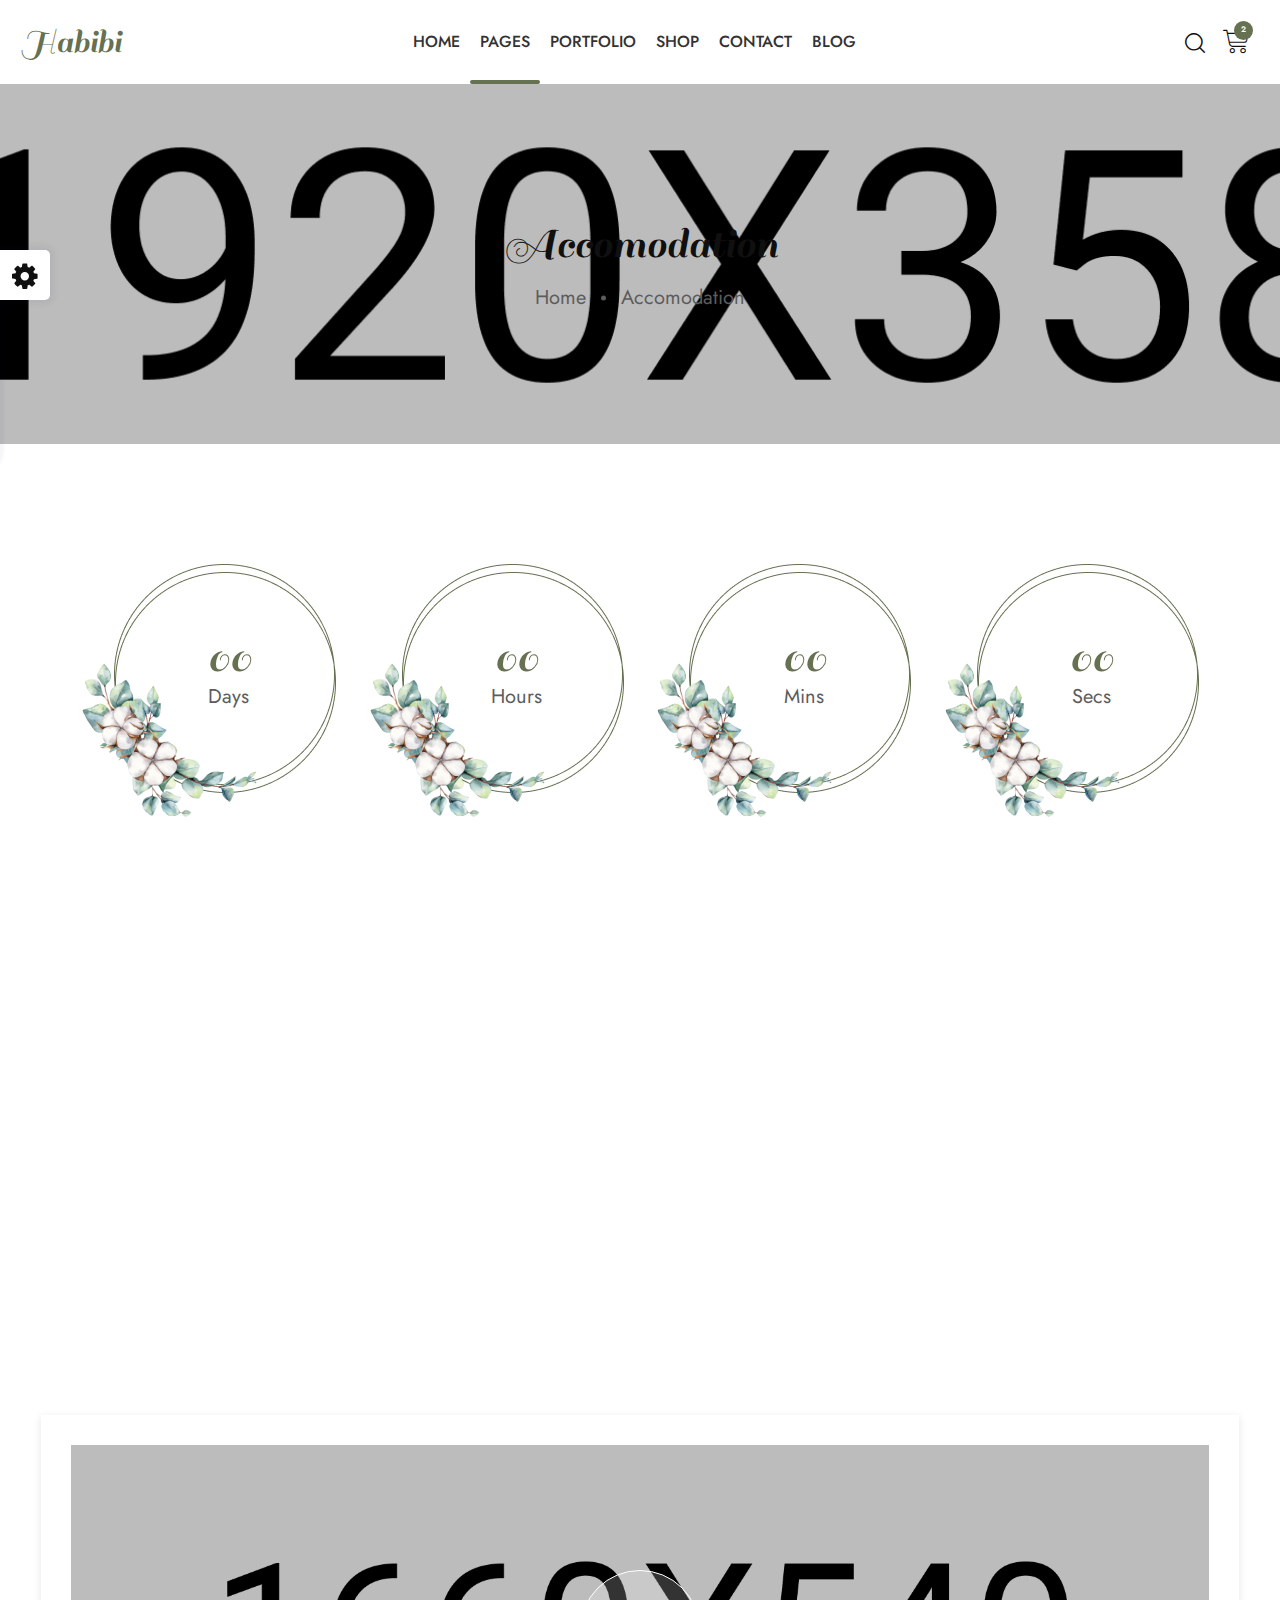
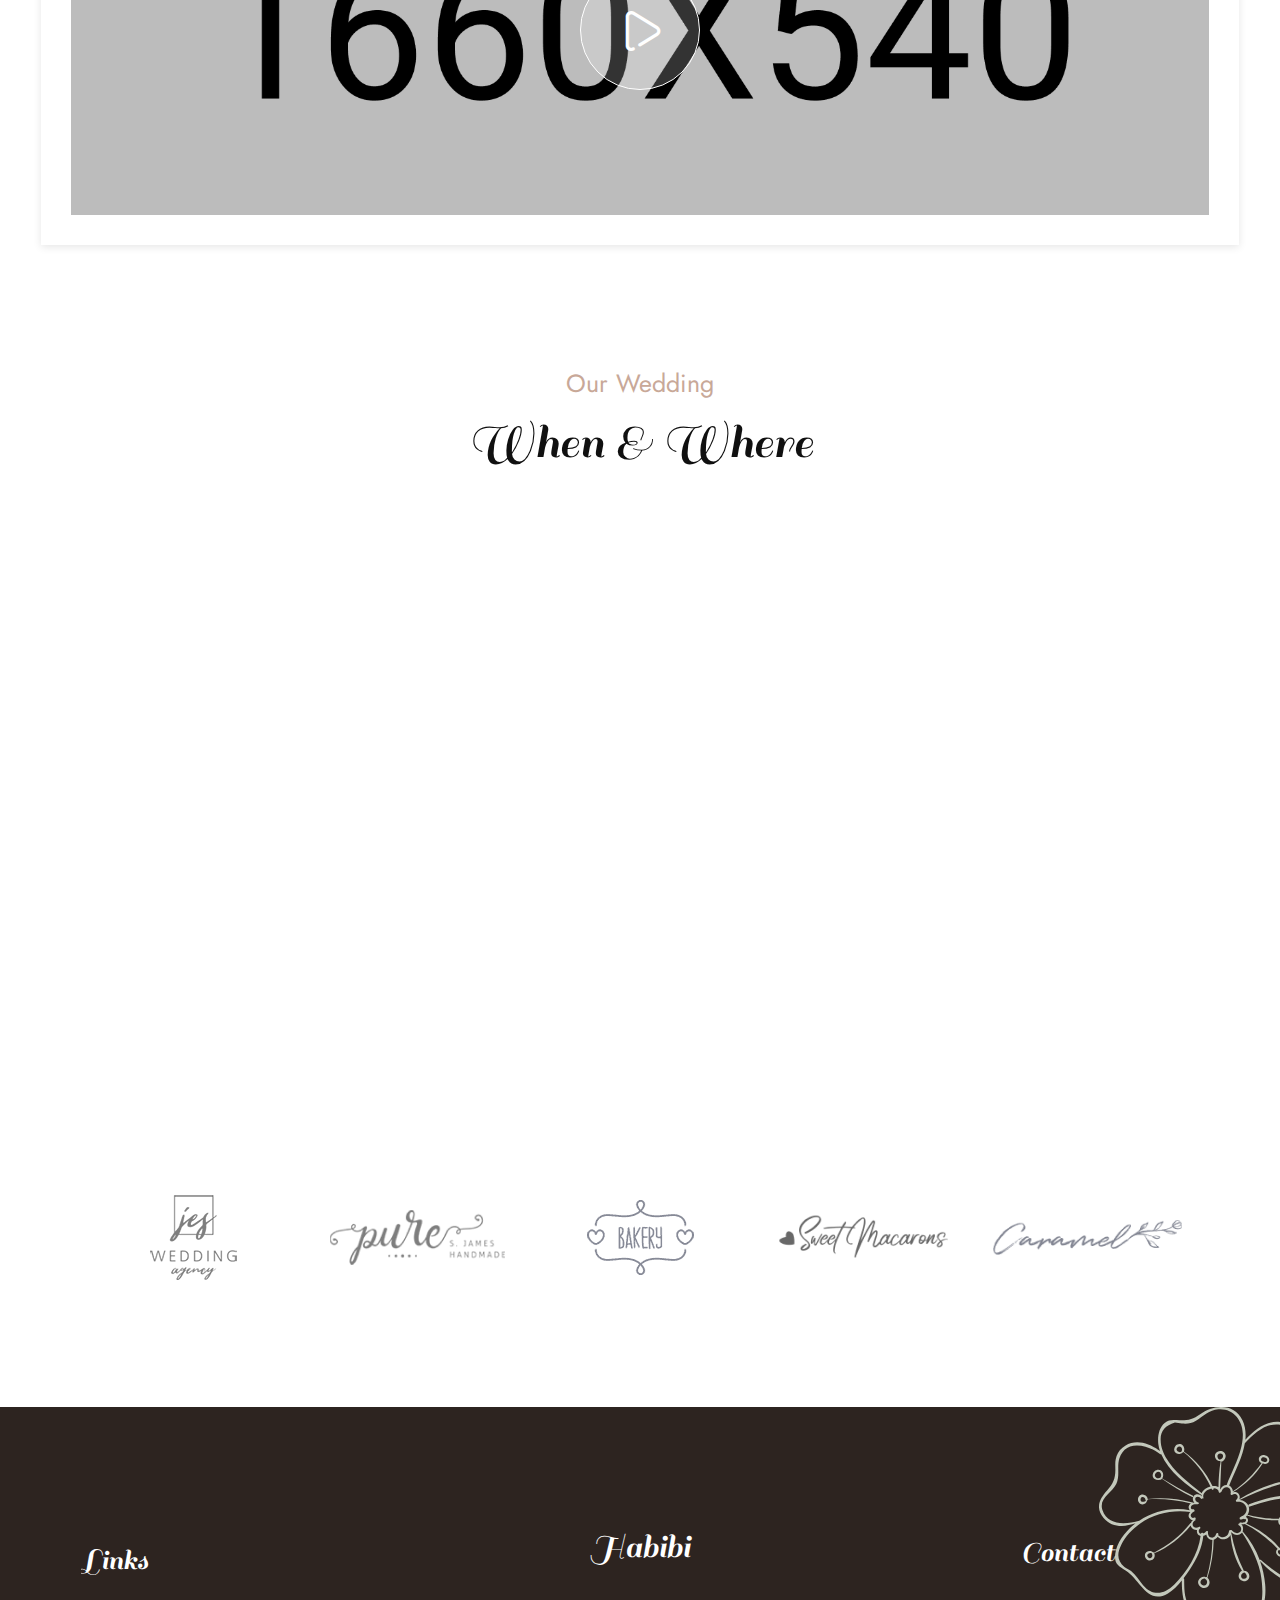
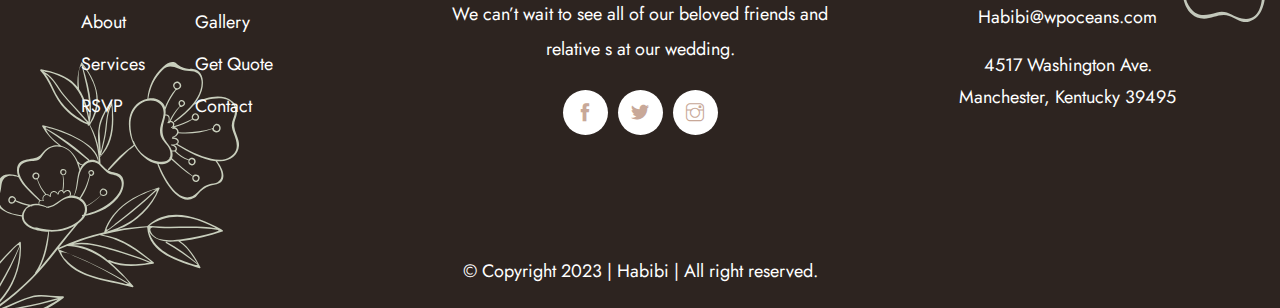
<file: accomodation.html>
<!DOCTYPE html>
<html lang="en">

<head>
    <meta charset="utf-8">
    <meta http-equiv="X-UA-Compatible" content="IE=edge">
    <meta name="viewport" content="width=device-width, initial-scale=1">
    <meta name="author" content="wpOceans">
    <link rel="shortcut icon" type="image/png" href="assets/images/favicon.png">
    <title> Habibi - Wedding & Wedding Planner HTML5 Template</title>
    <link href="assets/css/themify-icons.css" rel="stylesheet">
    <link href="assets/css/font-awesome.min.css" rel="stylesheet">
    <link href="assets/css/flaticon.css" rel="stylesheet">
    <link href="assets/css/bootstrap.min.css" rel="stylesheet">
    <link href="assets/css/animate.css" rel="stylesheet">
    <link href="assets/css/owl.carousel.css" rel="stylesheet">
    <link href="assets/css/owl.theme.css" rel="stylesheet">
    <link href="assets/css/slick.css" rel="stylesheet">
    <link href="assets/css/slick-theme.css" rel="stylesheet">
    <link href="assets/css/swiper.min.css" rel="stylesheet">
    <link href="assets/css/nice-select.css" rel="stylesheet">
    <link href="assets/css/owl.transitions.css" rel="stylesheet">
    <link href="assets/css/jquery.fancybox.css" rel="stylesheet">
    <link href="assets/css/odometer-theme-default.css" rel="stylesheet">
    <link href="assets/css/jquery-ui.css" rel="stylesheet">
    <link href="assets/sass/style.css" rel="stylesheet">
</head>

<body>

    <!-- start page-wrapper -->
    <div class="page-wrapper">
        <!-- start preloader -->
        <div class="preloader">
            <div class="vertical-centered-box">
                <div class="content">
                    <div class="loader-circle"></div>
                    <div class="loader-line-mask">
                        <div class="loader-line"></div>
                    </div>
                    <img src="assets/images/preloader.gif" alt="">
                </div>
            </div>
        </div>
        <!-- end preloader -->
        <!-- Start header -->
        <header id="header">
            <div class="wpo-site-header wpo-header-style-3">
                <nav class="navigation navbar navbar-expand-lg navbar-light">
                    <div class="container-fluid">
                        <div class="row align-items-center">
                            <div class="col-lg-3 col-md-3 col-3 d-lg-none dl-block">
                                <div class="mobail-menu">
                                    <button type="button" class="navbar-toggler open-btn">
                                        <span class="sr-only">Toggle navigation</span>
                                        <span class="icon-bar first-angle"></span>
                                        <span class="icon-bar middle-angle"></span>
                                        <span class="icon-bar last-angle"></span>
                                    </button>
                                </div>
                            </div>
                            <div class="col-lg-2 col-md-6 col-6">
                                <div class="navbar-header">
                                    <a class="navbar-brand" href="index.html">Habibi</a>
                                </div>
                            </div>
                            <div class="col-lg-8 col-md-1 col-1">
                                <div id="navbar" class="collapse navbar-collapse navigation-holder">
                                    <button class="menu-close"><i class="ti-close"></i></button>
                                    <ul class="nav navbar-nav mb-2 mb-lg-0">
                                        <li class="menu-item-has-children">
                                            <a href="#">Home</a>
                                            <ul class="sub-menu">
                                                <li><a href="index.html">Wedding Home 1</a></li>
                                                <li><a href="index-2.html">Wedding Home 2</a></li>
                                                <li><a href="index-3.html">Announcement Home 1</a></li>
                                                <li><a href="index-4.html">Announcement Home 2</a></li>
                                                <li><a href="index-5.html">Muslim Wedding Home</a></li>
                                                <li><a href="index-6.html">Asian Wedding Home</a></li>
                                                <li><a href="index-rtl.html">Muslim Wedding Home(RTL)</a></li>
                                                <li><a href="invitation-1.html">Wedding Invitation 1</a></li>
                                                <li><a href="invitation-2.html">Wedding Invitation 2</a></li>
                                                <li class="menu-item-has-children">
                                                    <a href="#">Event Planner Homes</a>
                                                    <ul class="sub-menu">
                                                        <li><a href="index-7.html">Wedding Planner 1</a></li>
                                                        <li><a href="index-8.html">Wedding Planner 2</a></li>
                                                        <li><a href="index-9.html">Wedding Planner 3</a></li>
                                                    </ul>
                                                </li>
                                                <li class="menu-item-has-children">
                                                    <a href="#">Wedding Shop Homes</a>
                                                    <ul class="sub-menu">
                                                        <li><a href="shop-home.html">Bridal Shop</a></li>
                                                        <li><a href="shop-home-2.html">Wedding Bouquet Shop</a></li>
                                                        <li><a href="shop-home-video-bg.html">Bouquet Shop Video Bg</a>
                                                        </li>
                                                        <li><a href="shop-home-3.html">Wedding Cake Shop</a></li>
                                                    </ul>
                                                </li>
                                            </ul>
                                        </li>
                                        <li class="menu-item-has-children">
                                            <a class="active" href="#">Pages</a>
                                            <ul class="sub-menu">
                                                <li><a href="about.html">About</a></li>
                                                <li class="menu-item-has-children">
                                                    <a href="story.html">Our Story</a>
                                                    <ul class="sub-menu">
                                                        <li><a href="story.html">Our Story Style 1</a></li>
                                                        <li><a href="story-2.html">Our Story Style 2</a></li>
                                                        <li><a href="story-3.html">Our Story Style 3</a></li>
                                                        <li><a href="story-4.html">Our Story Style 4</a></li>
                                                        <li><a href="story-5.html">Our Story Style 5</a></li>
                                                        <li><a href="story-6.html">Our Story Style 6</a></li>
                                                    </ul>
                                                </li>
                                                <li><a class="active" href="accomodation.html">Accomodation</a></li>
                                                <li class="menu-item-has-children">
                                                    <a href="rsvp.html">RSVP</a>
                                                    <ul class="sub-menu">
                                                        <li><a href="rsvp.html">RSVP Style 1</a></li>
                                                        <li><a href="rsvp-2.html">RSVP Style 2</a></li>
                                                        <li><a href="rsvp-3.html">RSVP Style 3</a></li>
                                                        <li><a href="rsvp-4.html">RSVP Style 4</a></li>
                                                        <li><a href="rsvp-5.html">RSVP Style 5</a></li>
                                                        <li><a href="rsvp-6.html">RSVP Style 6</a></li>
                                                        <li><a href="rsvp-7.html">RSVP Style 7</a></li>
                                                    </ul>
                                                </li>
                                                <li><a href="gallery.html">Gallery</a></li>
                                                <li><a href="planner.html">Planners</a></li>
                                                <li><a href="team-single.html">Planner Single</a></li>
                                                <li><a href="groom-bride.html">Brides & Grooms</a></li>
                                                <li class="menu-item-has-children">
                                                    <a href="service.html">Serevice</a>
                                                    <ul class="sub-menu">
                                                        <li><a href="service.html">Serevice</a></li>
                                                        <li><a href="service-s2.html">Serevice S2</a></li>
                                                        <li><a href="service-s3.html">Serevice S3</a></li>
                                                        <li><a href="service-single.html">Serevice Single</a></li>
                                                    </ul>
                                                </li>
                                                <li><a href="pricing.html">Pricing</a></li>
                                                <li class="menu-item-has-children">
                                                    <a href="#">Auth Pages</a>
                                                    <ul class="sub-menu">
                                                        <li><a href="login.html">Login</a>
                                                        </li>
                                                        <li><a href="register.html">Register</a></li>
                                                        <li><a href="forgot.html">Forgot Password</a></li>
                                                    </ul>
                                                </li>
                                                <li><a href="coming.html">Coming Soon</a></li>
                                                <li><a href="404.html">404 Error</a></li>
                                            </ul>
                                        </li>
                                        <li class="menu-item-has-children">
                                            <a href="portfolio-grid.html">Portfolio</a>
                                            <ul class="sub-menu">
                                                <li><a href="portfolio-grid.html">Portfolio Grid</a></li>
                                                <li><a href="portfolio-masonary.html">Portfolio Masonary</a></li>
                                                <li><a href="portfolio-masonary-s2.html">Portfolio Masonary S2</a></li>
                                                <li><a href="portfolio-masonary-s3.html">Portfolio Masonary S3</a></li>                                     
                                                <li><a href="portfolio-single.html">Portfolio Single</a></li>
                                            </ul>
                                        </li>
                                        <li class="menu-item-has-children">
                                            <a href="shop.html">Shop</a>
                                            <ul class="sub-menu">
                                                <li><a href="shop.html">Shop</a></li>
                                                <li><a href="shop-single.html">Shop Single</a></li>
                                                <li><a href="cart.html">Cart</a></li>
                                                <li><a href="wishlist.html">Wishlist</a></li>
                                                <li><a href="checkout.html">Checkout</a></li>
                                            </ul>
                                        </li>
                                        <li><a href="contact.html">Contact</a></li>
                                        <li class="menu-item-has-children">
                                            <a href="blog.html">Blog</a>
                                            <ul class="sub-menu">
                                                <li><a href="blog.html">Blog right sidebar</a></li>
                                                <li><a href="blog-left-sidebar.html">Blog left sidebar</a></li>
                                                <li><a href="blog-fullwidth.html">Blog fullwidth</a></li>
                                                <li class="menu-item-has-children">
                                                    <a href="#">Blog details</a>
                                                    <ul class="sub-menu">
                                                        <li><a href="blog-single.html">Blog details right sidebar</a>
                                                        </li>
                                                        <li><a href="blog-single-left-sidebar.html">Blog details left
                                                                sidebar</a></li>
                                                        <li><a href="blog-single-fullwidth.html">Blog details
                                                                fullwidth</a></li>
                                                    </ul>
                                                </li>
                                            </ul>
                                        </li>
                                    </ul>

                                </div><!-- end of nav-collapse -->
                            </div>
                            <div class="col-lg-2 col-md-2 col-2">
                                <div class="header-right">
                                    <div class="header-search-form-wrapper">
                                        <div class="cart-search-contact">
                                            <button class="search-toggle-btn"><i
                                                    class="fi flaticon-search"></i></button>
                                            <div class="header-search-form">
                                                <form>
                                                    <div>
                                                        <input type="text" class="form-control"
                                                            placeholder="Search here...">
                                                        <button type="submit"><i
                                                                class="fi flaticon-search"></i></button>
                                                    </div>
                                                </form>
                                            </div>
                                        </div>
                                    </div>
                                    <div class="mini-cart">
                                        <button class="cart-toggle-btn"> <i class="fi flaticon-shopping-cart"></i>
                                            <span class="cart-count">2</span></button>
                                        <div class="mini-cart-content">
                                            <button class="mini-cart-close"><i class="ti-close"></i></button>
                                            <div class="mini-cart-items">
                                                <div class="mini-cart-item clearfix">
                                                    <div class="mini-cart-item-image">
                                                        <a href="shop.html"><img
                                                                src="assets/images/shop/mini-cart/img-1.jpg" alt></a>
                                                    </div>
                                                    <div class="mini-cart-item-des">
                                                        <a href="shop.html">Wedding Gown</a>
                                                        <span class="mini-cart-item-price">$20.15 x 1</span>
                                                        <span class="mini-cart-item-quantity"><a href="#"><i
                                                                    class="ti-close"></i></a></span>
                                                    </div>
                                                </div>
                                                <div class="mini-cart-item clearfix">
                                                    <div class="mini-cart-item-image">
                                                        <a href="shop.html"><img
                                                                src="assets/images/shop/mini-cart/img-2.jpg" alt></a>
                                                    </div>
                                                    <div class="mini-cart-item-des">
                                                        <a href="shop.html">Bridal Flower</a>
                                                        <span class="mini-cart-item-price">$13.25 x 2</span>
                                                        <span class="mini-cart-item-quantity"><a href="#"><i
                                                                    class="ti-close"></i></a></span>
                                                    </div>
                                                </div>
                                            </div>
                                            <div class="mini-cart-action clearfix">
                                                <span class="mini-checkout-price">Subtotal:
                                                    <span>$215.14</span></span>
                                                <div class="mini-btn">
                                                    <a href="checkout.html" class="view-cart-btn s1">Checkout</a>
                                                    <a href="cart.html" class="view-cart-btn">View Cart</a>
                                                </div>
                                            </div>
                                        </div>
                                    </div>
                                </div>
                            </div>
                        </div>
                    </div><!-- end of container -->
                </nav>
            </div>
        </header>
        <!-- end of header -->
        <!-- start wpo-page-title -->
        <section class="wpo-page-title">
            <div class="container">
                <div class="row">
                    <div class="col col-xs-12">
                        <div class="wpo-breadcumb-wrap">
                            <h2>Accomodation</h2>
                            <ol class="wpo-breadcumb-wrap">
                                <li><a href="index.html">Home</a></li>
                                <li>Accomodation</li>
                            </ol>
                        </div>
                    </div>
                </div> <!-- end row -->
            </div> <!-- end container -->
        </section>
        <!-- end page-title -->
        <!-- start wpo-wedding-countdown -->
        <section class="wpo-wedding-countdown section-padding">
            <h2 class="hidden">countdown</h2>
            <div class="container">
                <div class="row wow fadeInUp" data-wow-duration="1600ms">
                    <div class="col col-xs-12">
                        <div class="clock-grids">
                            <div id="clock"></div>
                        </div>
                    </div>
                </div>
            </div> <!-- end container -->
        </section>
        <!-- end wpo-wedding-countdown -->
        <!-- start wpo-couple-section -->
        <section class="wpo-couple-section-s4 section-padding" id="couple">
            <div class="container-fluid">
                <div class="couple-area clearfix">
                    <div class="row align-items-center">
                        <div class="col col-xl-3 col-lg-4 col-12">
                            <div class="text-grid wow fadeInLeftSlow" data-wow-duration="800ms">
                                <h3>Sophia Miles</h3>
                                <p>Lorem ipsum dolor sit amet, consectetur adipiscing elit. Urna orci auctor vitae nisl.
                                    fringilla pellesque amet tempus.</p>
                                <div class="social">
                                    <ul>
                                        <li><a href="#"><i class="ti-facebook"></i></a></li>
                                        <li><a href="#"><i class="ti-twitter-alt"></i></a></li>
                                        <li><a href="#"><i class="ti-instagram"></i></a></li>
                                    </ul>
                                </div>
                            </div>
                        </div>
                        <div class="col col-xl-6 col-lg-4 col-12">
                            <div class="middle-couple-pic-wrap">
                                <div class="middle-couple-pic wow fadeInUp" data-wow-duration="1000ms">
                                    <div class="middle-couple-pic-inner">
                                        <img src="assets/images/couple/4.jpg" alt="">
                                    </div>
                                </div>
                                <div class="middle-couple-pic wow fadeInUp" data-wow-duration="1000ms">
                                    <div class="middle-couple-pic-inner">
                                        <img src="assets/images/couple/5.jpg" alt="">
                                    </div>
                                </div>
                            </div>
                        </div>
                        <div class="col col-xl-3 col-lg-4 col-12">
                            <div class="text-grid wow fadeInRightSlow" data-wow-duration="800ms">
                                <h3>Oliver Zonas</h3>
                                <p>Lorem ipsum dolor sit amet, consectetur adipiscing elit. Urna orci auctor vitae nisl.
                                    fringilla pellesque amet tempus.</p>
                                <div class="social">
                                    <ul>
                                        <li><a href="#"><i class="ti-facebook"></i></a></li>
                                        <li><a href="#"><i class="ti-twitter-alt"></i></a></li>
                                        <li><a href="#"><i class="ti-instagram"></i></a></li>
                                    </ul>
                                </div>
                            </div>
                        </div>
                    </div>
                </div>
            </div> <!-- end container -->
        </section>
        <!-- end wpo-couple-section -->

        <!-- start wpo-video-section -->
        <section class="wpo-video-section section-padding">
            <h2 class="hidden">some</h2>
            <div class="container-fluid">
                <div class="video-wrap">
                    <img src="assets/images/video-img/img-2.jpg" alt="">
                    <a href="https://www.youtube.com/embed/s4dWp9_nNYk" class="video-btn" data-type="iframe"><i
                            class="fi flaticon-play"></i></a>
                </div>
            </div>
        </section>
        <!-- end wpo-video-section-->
        <!-- start wpo-event-section -->
        <section class="wpo-event-section-s3 section-padding" id="event">
            <div class="container">
                <div class="wpo-section-title">
                    <span>Our Wedding</span>
                    <h2>When & Where</h2>
                </div>
                <div class="wpo-event-wrap">
                    <div class="row">
                        <div class="col col-lg-4 col-md-6 col-12">
                            <div class="wpo-event-item wow fadeInUp" data-wow-duration="1000ms">
                                <div class="wpo-event-img">
                                    <div class="wpo-event-img-inner">
                                        <img src="assets/images/event/7.jpg" alt="">
                                    </div>
                                </div>
                                <div class="wpo-event-text">
                                    <div class="title">
                                        <h2>The Reception</h2>
                                    </div>
                                    <ul>
                                        <li> 1:00 PM – 2:30 PM</li>
                                        <li>Washington Ave. Manchester, 39495</li>
                                        <li> <a class="popup-gmaps"
                                                href="https://www.google.com/maps/embed?pb=!1m18!1m12!1m3!1d25211.21212385712!2d144.95275648773628!3d-37.82748510398018!2m3!1f0!2f0!3f0!3m2!1i1024!2i768!4f13.1!3m3!1m2!1s0x6ad642af0f11fd81%3A0x5045675218ce7e0!2zTWVsYm91cm5lIFZJQyAzMDA0LCDgpoXgprjgp43gpp_gp43gprDgp4fgprLgpr_gpq_gprzgpr4!5e0!3m2!1sbn!2sbd!4v1503742051881">See
                                                Location</a></li>
                                    </ul>
                                </div>
                            </div>
                        </div>
                        <div class="col col-lg-4 col-md-6 col-12">
                            <div class="wpo-event-item wow fadeInUp" data-wow-duration="1200ms">
                                <div class="wpo-event-img">
                                    <div class="wpo-event-img-inner">
                                        <img src="assets/images/event/8.jpg" alt="">
                                    </div>
                                </div>
                                <div class="wpo-event-text">
                                    <div class="title">
                                        <h2>The Ceremony</h2>
                                    </div>
                                    <ul>
                                        <li> 1:00 PM – 2:30 PM</li>
                                        <li>Washington Ave. Manchester, 39495</li>
                                        <li> <a class="popup-gmaps"
                                                href="https://www.google.com/maps/embed?pb=!1m18!1m12!1m3!1d25211.21212385712!2d144.95275648773628!3d-37.82748510398018!2m3!1f0!2f0!3f0!3m2!1i1024!2i768!4f13.1!3m3!1m2!1s0x6ad642af0f11fd81%3A0x5045675218ce7e0!2zTWVsYm91cm5lIFZJQyAzMDA0LCDgpoXgprjgp43gpp_gp43gprDgp4fgprLgpr_gpq_gprzgpr4!5e0!3m2!1sbn!2sbd!4v1503742051881">See
                                                Location</a></li>
                                    </ul>
                                </div>
                            </div>
                        </div>
                        <div class="col col-lg-4 col-md-6 col-12">
                            <div class="wpo-event-item wow fadeInUp" data-wow-duration="1400ms">
                                <div class="wpo-event-img">
                                    <div class="wpo-event-img-inner">
                                        <img src="assets/images/event/9.jpg" alt="">
                                    </div>
                                </div>
                                <div class="wpo-event-text">
                                    <div class="title">
                                        <h2>The Party</h2>
                                    </div>
                                    <ul>
                                        <li> 1:00 PM – 2:30 PM</li>
                                        <li>Washington Ave. Manchester, 39495</li>
                                        <li> <a class="popup-gmaps"
                                                href="https://www.google.com/maps/embed?pb=!1m18!1m12!1m3!1d25211.21212385712!2d144.95275648773628!3d-37.82748510398018!2m3!1f0!2f0!3f0!3m2!1i1024!2i768!4f13.1!3m3!1m2!1s0x6ad642af0f11fd81%3A0x5045675218ce7e0!2zTWVsYm91cm5lIFZJQyAzMDA0LCDgpoXgprjgp43gpp_gp43gprDgp4fgprLgpr_gpq_gprzgpr4!5e0!3m2!1sbn!2sbd!4v1503742051881">See
                                                Location</a></li>
                                    </ul>
                                </div>
                            </div>
                        </div>
                    </div>
                </div>

            </div> <!-- end container -->
        </section>
        <!-- end wpo-event-section -->
        <!-- start wpo-partners-section -->
        <section class="wpo-partners-section section-padding pt-0">
            <h2 class="hidden">Partners</h2>
            <div class="container">
                <div class="row">
                    <div class="col col-xs-12">
                        <div class="partner-grids partners-slider owl-carousel">
                            <div class="grid">
                                <img src="assets/images/partners/1.png" alt>
                            </div>
                            <div class="grid">
                                <img src="assets/images/partners/2.png" alt>
                            </div>
                            <div class="grid">
                                <img src="assets/images/partners/3.png" alt>
                            </div>
                            <div class="grid">
                                <img src="assets/images/partners/4.png" alt>
                            </div>
                            <div class="grid">
                                <img src="assets/images/partners/5.png" alt>
                            </div>
                        </div>
                    </div>
                </div>
            </div> <!-- end container -->
        </section>
        <!-- end wpo-partners-section-->

        <!-- start of wpo-site-footer-section -->
        <footer class="wpo-site-footer-s2">
            <div class="wpo-upper-footer">
                <div class="container">
                    <div class="row align-items-center">
                        <div class="col col-xl-3  col-lg-4 col-md-6 col-sm-12 col-12">
                            <div class="widget link-widget">
                                <div class="widget-title">
                                    <h3>Links</h3>
                                </div>
                                <div class="link-wrap">
                                    <ul>
                                        <li><a href="about.html">About</a></li>
                                        <li><a href="service.html">Services</a></li>
                                        <li><a href="rsvp.html">RSVP</a></li>
                                    </ul>
                                    <ul>
                                        <li><a href="gallery.html">Gallery</a></li>
                                        <li><a href="index.html">Get Quote</a></li>
                                        <li><a href="contact.html">Contact</a></li>
                                    </ul>
                                </div>
                            </div>
                        </div>
                        <div class="col col-xl-6 col-lg-4 col-md-6 col-sm-12 col-12">
                            <div class="widget about-widget">
                                <div class="logo widget-title">
                                    <a class="logo" href="index.html">Habibi</a>
                                </div>
                                <p>We can’t wait to see all of our beloved friends
                                    and relative s at our wedding.</p>
                                <ul>
                                    <li>
                                        <a href="#">
                                            <i class="ti-facebook"></i>
                                        </a>
                                    </li>
                                    <li>
                                        <a href="#">
                                            <i class="ti-twitter-alt"></i>
                                        </a>
                                    </li>
                                    <li>
                                        <a href="#">
                                            <i class="ti-instagram"></i>
                                        </a>
                                    </li>
                                </ul>
                            </div>
                        </div>

                        <div class="col col-xl-3  col-lg-4 col-md-6 col-sm-12 col-12">
                            <div class="widget wpo-service-link-widget">
                                <div class="widget-title">
                                    <h3>Contact </h3>
                                </div>
                                <div class="contact-ft">
                                    <p>Habibi@wpoceans.com</p>
                                    <p>4517 Washington Ave. Manchester,
                                        Kentucky 39495</p>
                                </div>
                            </div>
                        </div>
                    </div>
                </div> <!-- end container -->
            </div>
            <div class="wpo-lower-footer">
                <div class="container">
                    <div class="row">
                        <div class="col col-xs-12">
                            <p class="copyright"> &copy; Copyright 2023 | <a href="index.html">Habibi</a> | All right
                                reserved.</p>
                        </div>
                    </div>
                </div>
            </div>
            <div class="ft-shape-1">
                <img src="assets/images/footer-shape-1.svg" alt="">
            </div>
            <div class="ft-shape-2">
                <img src="assets/images/footer-shape-2.svg" alt="">
            </div>
        </footer>
        <!-- end of wpo-site-footer-section -->
        <!-- color-switcher -->
        <div class="color-switcher-wrap">
            <div class="color-switcher-item">
                <div class="color-toggle-btn">
                    <i class="fa fa-cog"></i>
                </div>
                <ul id="switcher">
                    <li class="btn btn1" id="Button1"></li>
                    <li class="btn btn2" id="Button2"></li>
                    <li class="btn btn3" id="Button3"></li>
                    <li class="btn btn4" id="Button4"></li>
                    <li class="btn btn5" id="Button5"></li>
                    <li class="btn btn6" id="Button6"></li>
                    <li class="btn btn7" id="Button7"></li>
                    <li class="btn btn8" id="Button8"></li>
                    <li class="btn btn9" id="Button9"></li>
                    <li class="btn btn10" id="Button10"></li>
                    <li class="btn btn11" id="Button11"></li>
                    <li class="btn btn12" id="Button12"></li>
                    <li class="btn btn13" id="Button13"></li>
                    <li class="btn btn14" id="Button14"></li>
                    <li class="btn btn15" id="Button15"></li>
                </ul>
            </div>
        </div>
    </div>
    <!-- end of page-wrapper -->

    <!-- All JavaScript files
    ================================================== -->
    <script src="assets/js/jquery.min.js"></script>
    <script src="assets/js/bootstrap.bundle.min.js"></script>
    <!-- Plugins for this template -->
    <script src="assets/js/modernizr.custom.js"></script>
    <script src="assets/js/jquery-plugin-collection.js"></script>
    <!-- Custom script for this template -->
    <script src="assets/js/script.js"></script>
</body>

</html>
</file>
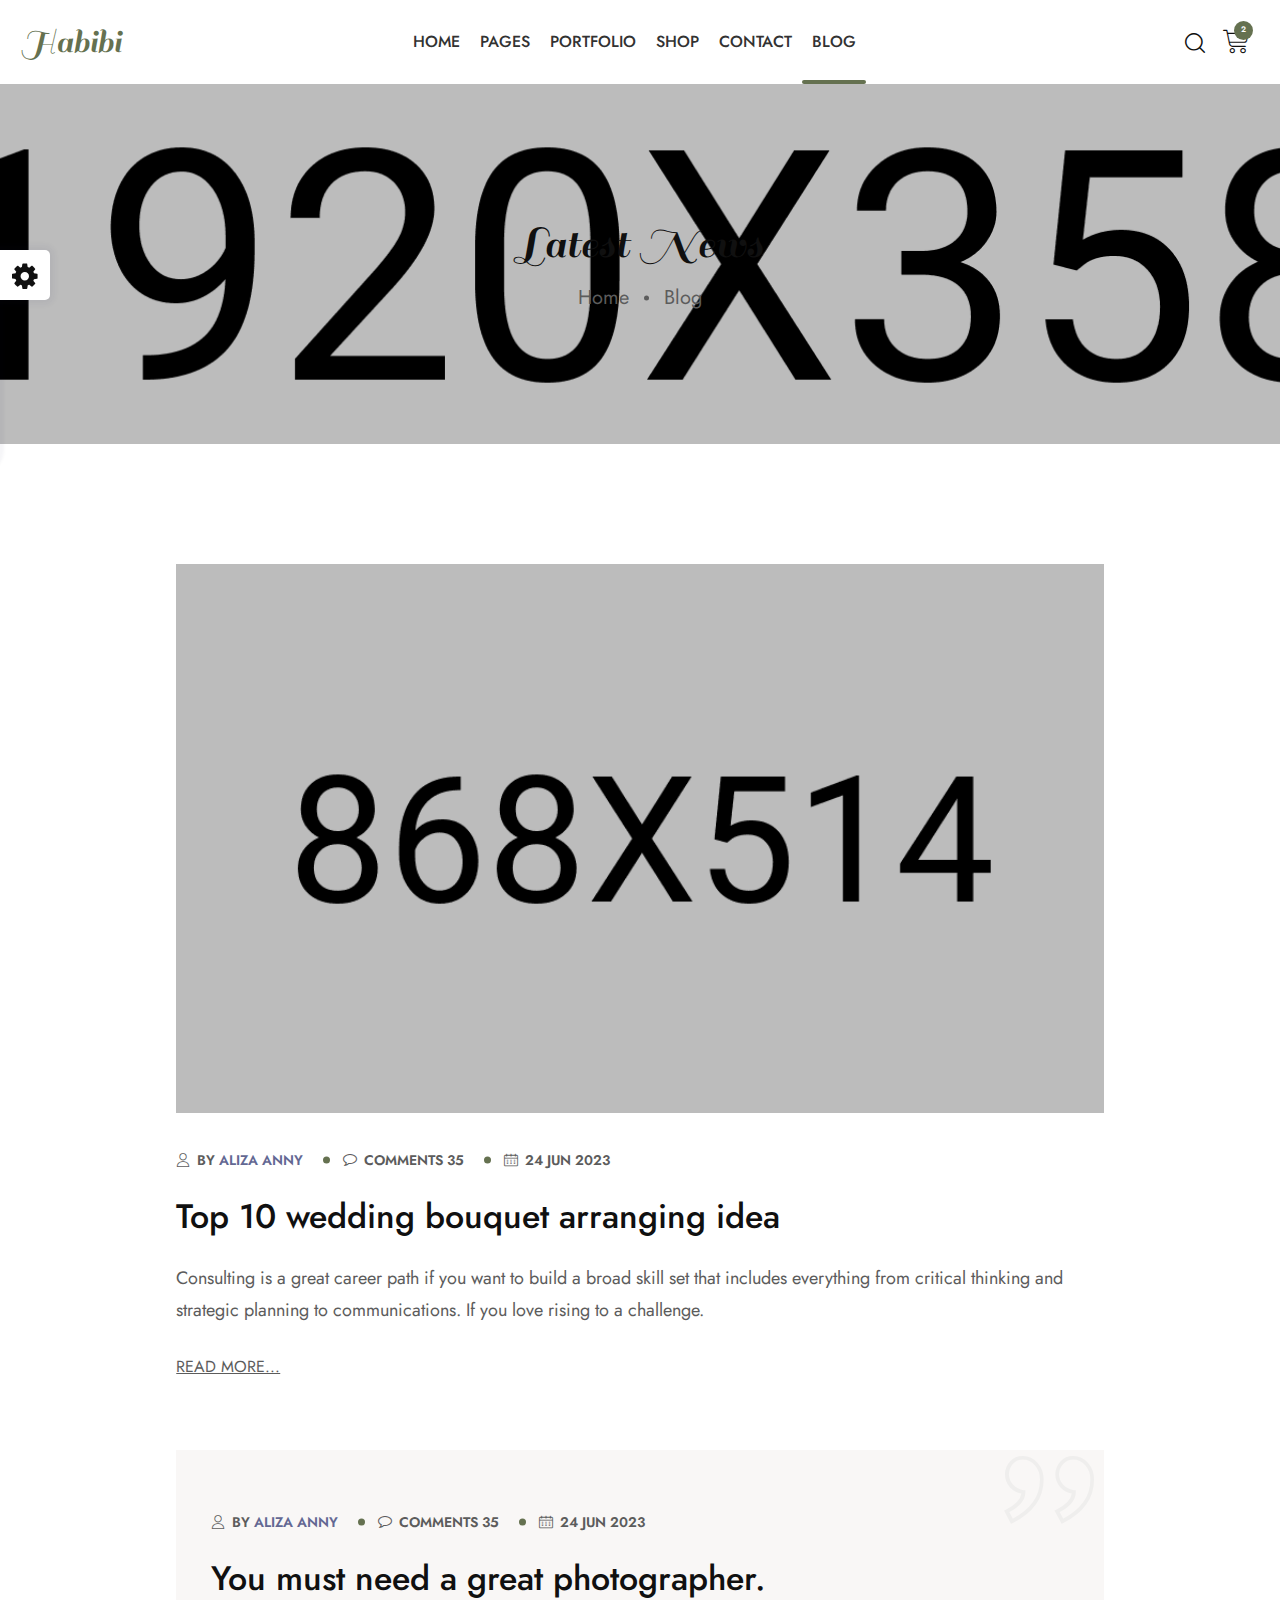
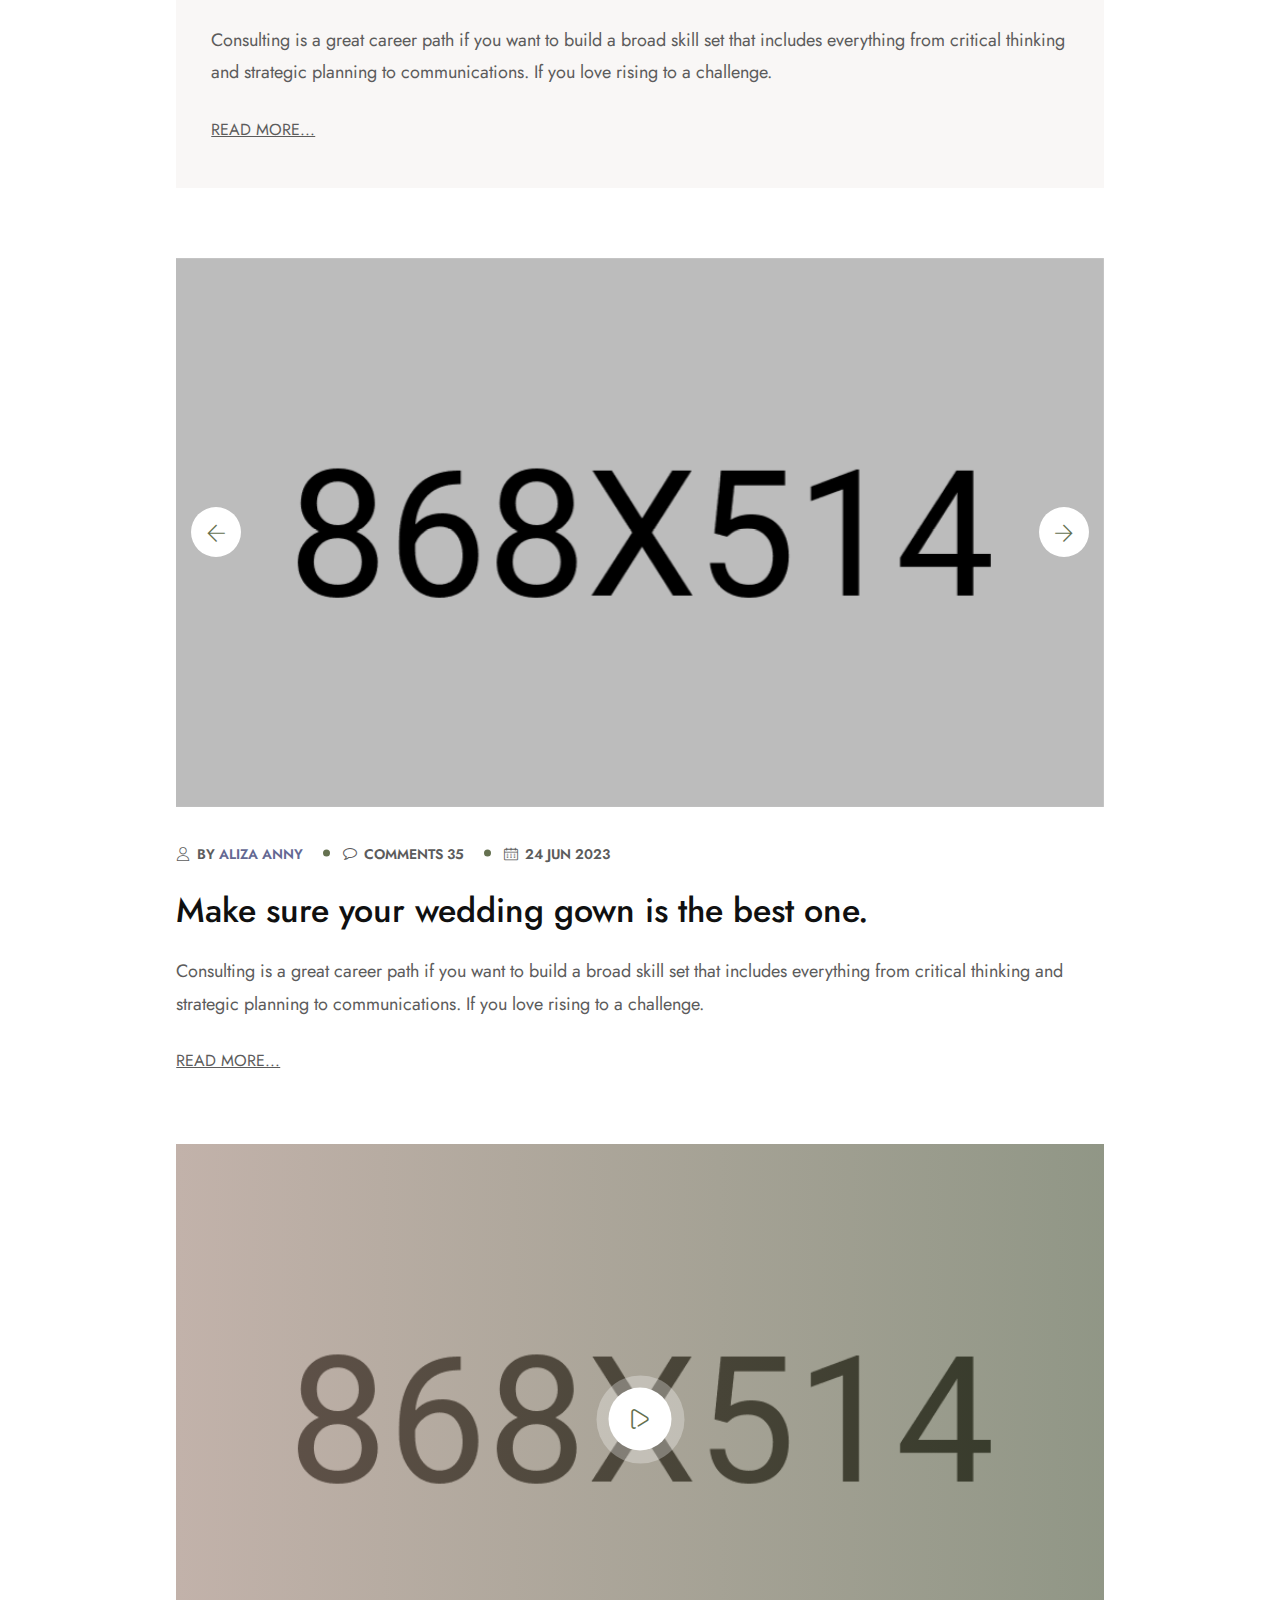
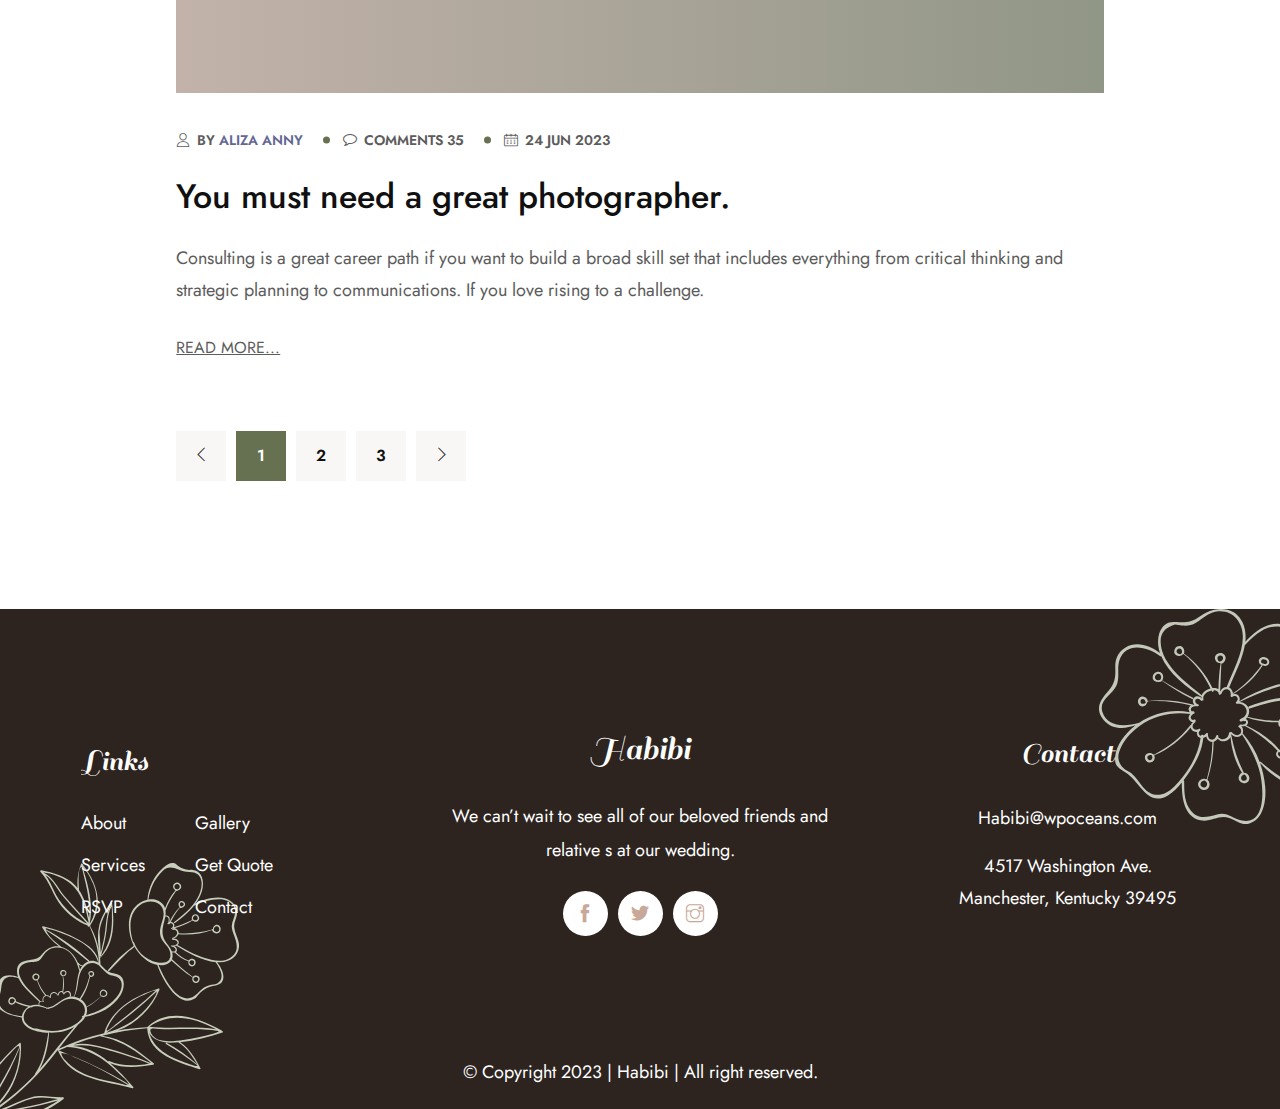
<file: blog-fullwidth.html>
<!DOCTYPE html>
<html lang="en">

<head>
    <meta charset="utf-8">
    <meta http-equiv="X-UA-Compatible" content="IE=edge">
    <meta name="viewport" content="width=device-width, initial-scale=1">
    <meta name="author" content="wpOceans">
    <link rel="shortcut icon" type="image/png" href="assets/images/favicon.png">
    <title> Habibi - Wedding & Wedding Planner HTML5 Template</title>
    <link href="assets/css/themify-icons.css" rel="stylesheet">
    <link href="assets/css/font-awesome.min.css" rel="stylesheet">
    <link href="assets/css/flaticon.css" rel="stylesheet">
    <link href="assets/css/bootstrap.min.css" rel="stylesheet">
    <link href="assets/css/animate.css" rel="stylesheet">
    <link href="assets/css/owl.carousel.css" rel="stylesheet">
    <link href="assets/css/owl.theme.css" rel="stylesheet">
    <link href="assets/css/slick.css" rel="stylesheet">
    <link href="assets/css/slick-theme.css" rel="stylesheet">
    <link href="assets/css/swiper.min.css" rel="stylesheet">
    <link href="assets/css/nice-select.css" rel="stylesheet">
    <link href="assets/css/owl.transitions.css" rel="stylesheet">
    <link href="assets/css/jquery.fancybox.css" rel="stylesheet">
    <link href="assets/css/odometer-theme-default.css" rel="stylesheet">
    <link href="assets/css/jquery-ui.css" rel="stylesheet">
    <link href="assets/sass/style.css" rel="stylesheet">
</head>

<body>

    <!-- start page-wrapper -->
    <div class="page-wrapper">
        <!-- start preloader -->
        <div class="preloader">
            <div class="vertical-centered-box">
                <div class="content">
                    <div class="loader-circle"></div>
                    <div class="loader-line-mask">
                        <div class="loader-line"></div>
                    </div>
                    <img src="assets/images/preloader.gif" alt="">
                </div>
            </div>
        </div>
        <!-- end preloader -->
        <!-- Start header -->
        <header id="header">
            <div class="wpo-site-header wpo-header-style-3">
                <nav class="navigation navbar navbar-expand-lg navbar-light">
                    <div class="container-fluid">
                        <div class="row align-items-center">
                            <div class="col-lg-3 col-md-3 col-3 d-lg-none dl-block">
                                <div class="mobail-menu">
                                    <button type="button" class="navbar-toggler open-btn">
                                        <span class="sr-only">Toggle navigation</span>
                                        <span class="icon-bar first-angle"></span>
                                        <span class="icon-bar middle-angle"></span>
                                        <span class="icon-bar last-angle"></span>
                                    </button>
                                </div>
                            </div>
                            <div class="col-lg-2 col-md-6 col-6">
                                <div class="navbar-header">
                                    <a class="navbar-brand" href="index.html">Habibi</a>
                                </div>
                            </div>
                            <div class="col-lg-8 col-md-1 col-1">
                                <div id="navbar" class="collapse navbar-collapse navigation-holder">
                                    <button class="menu-close"><i class="ti-close"></i></button>
                                    <ul class="nav navbar-nav mb-2 mb-lg-0">
                                        <li class="menu-item-has-children">
                                            <a href="#">Home</a>
                                            <ul class="sub-menu">
                                                <li><a href="index.html">Wedding Home 1</a></li>
                                                <li><a href="index-2.html">Wedding Home 2</a></li>
                                                <li><a href="index-3.html">Announcement Home 1</a></li>
                                                <li><a href="index-4.html">Announcement Home 2</a></li>
                                                <li><a href="index-5.html">Muslim Wedding Home</a></li>
                                                <li><a href="index-6.html">Asian Wedding Home</a></li>
                                                <li><a href="index-rtl.html">Muslim Wedding Home(RTL)</a></li>
                                                <li><a href="invitation-1.html">Wedding Invitation 1</a></li>
                                                <li><a href="invitation-2.html">Wedding Invitation 2</a></li>
                                                <li class="menu-item-has-children">
                                                    <a href="#">Event Planner Homes</a>
                                                    <ul class="sub-menu">
                                                        <li><a href="index-7.html">Wedding Planner 1</a></li>
                                                        <li><a href="index-8.html">Wedding Planner 2</a></li>
                                                        <li><a href="index-9.html">Wedding Planner 3</a></li>
                                                    </ul>
                                                </li>
                                                <li class="menu-item-has-children">
                                                    <a href="#">Wedding Shop Homes</a>
                                                    <ul class="sub-menu">
                                                        <li><a href="shop-home.html">Bridal Shop</a></li>
                                                        <li><a href="shop-home-2.html">Wedding Bouquet Shop</a></li>
                                                        <li><a href="shop-home-video-bg.html">Bouquet Shop Video Bg</a>
                                                        </li>
                                                        <li><a href="shop-home-3.html">Wedding Cake Shop</a></li>
                                                    </ul>
                                                </li>
                                            </ul>
                                        </li>
                                        <li class="menu-item-has-children">
                                            <a href="#">Pages</a>
                                            <ul class="sub-menu">
                                                <li><a href="about.html">About</a></li>
                                                <li class="menu-item-has-children">
                                                    <a href="story.html">Our Story</a>
                                                    <ul class="sub-menu">
                                                        <li><a href="story.html">Our Story Style 1</a></li>
                                                        <li><a href="story-2.html">Our Story Style 2</a></li>
                                                        <li><a href="story-3.html">Our Story Style 3</a></li>
                                                        <li><a href="story-4.html">Our Story Style 4</a></li>
                                                        <li><a href="story-5.html">Our Story Style 5</a></li>
                                                        <li><a href="story-6.html">Our Story Style 6</a></li>
                                                    </ul>
                                                </li>
                                                <li><a href="accomodation.html">Accomodation</a></li>
                                                <li class="menu-item-has-children">
                                                    <a href="rsvp.html">RSVP</a>
                                                    <ul class="sub-menu">
                                                        <li><a href="rsvp.html">RSVP Style 1</a></li>
                                                        <li><a href="rsvp-2.html">RSVP Style 2</a></li>
                                                        <li><a href="rsvp-3.html">RSVP Style 3</a></li>
                                                        <li><a href="rsvp-4.html">RSVP Style 4</a></li>
                                                        <li><a href="rsvp-5.html">RSVP Style 5</a></li>
                                                        <li><a href="rsvp-6.html">RSVP Style 6</a></li>
                                                        <li><a href="rsvp-7.html">RSVP Style 7</a></li>
                                                    </ul>
                                                </li>
                                                <li><a href="gallery.html">Gallery</a></li>
                                                <li><a href="planner.html">Planners</a></li>
                                                <li><a href="team-single.html">Planner Single</a></li>
                                                <li><a href="groom-bride.html">Brides & Grooms</a></li>
                                                <li class="menu-item-has-children">
                                                    <a href="service.html">Serevice</a>
                                                    <ul class="sub-menu">
                                                        <li><a href="service.html">Serevice</a></li>
                                                        <li><a href="service-s2.html">Serevice S2</a></li>
                                                        <li><a href="service-s3.html">Serevice S3</a></li>
                                                        <li><a href="service-single.html">Serevice Single</a></li>
                                                    </ul>
                                                </li>
                                                <li><a href="pricing.html">Pricing</a></li>
                                                <li class="menu-item-has-children">
                                                    <a href="#">Auth Pages</a>
                                                    <ul class="sub-menu">
                                                        <li><a href="login.html">Login</a>
                                                        </li>
                                                        <li><a href="register.html">Register</a></li>
                                                        <li><a href="forgot.html">Forgot Password</a></li>
                                                    </ul>
                                                </li>
                                                <li><a href="coming.html">Coming Soon</a></li>
                                                <li><a href="404.html">404 Error</a></li>
                                            </ul>
                                        </li>
                                        <li class="menu-item-has-children">
                                            <a href="portfolio-grid.html">Portfolio</a>
                                            <ul class="sub-menu">
                                                <li><a href="portfolio-grid.html">Portfolio Grid</a></li>
                                                <li><a href="portfolio-masonary.html">Portfolio Masonary</a></li>
                                                <li><a href="portfolio-masonary-s2.html">Portfolio Masonary S2</a></li>
                                                <li><a href="portfolio-masonary-s3.html">Portfolio Masonary S3</a></li>                                     
                                                <li><a href="portfolio-single.html">Portfolio Single</a></li>
                                            </ul>
                                        </li>
                                        <li class="menu-item-has-children">
                                            <a href="shop.html">Shop</a>
                                            <ul class="sub-menu">
                                                <li><a href="shop.html">Shop</a></li>
                                                <li><a href="shop-single.html">Shop Single</a></li>
                                                <li><a href="cart.html">Cart</a></li>
                                                <li><a href="wishlist.html">Wishlist</a></li>
                                                <li><a href="checkout.html">Checkout</a></li>
                                            </ul>
                                        </li>
                                        <li><a href="contact.html">Contact</a></li>
                                        <li class="menu-item-has-children">
                                            <a class="active" href="blog.html">Blog</a>
                                            <ul class="sub-menu">
                                                <li><a href="blog.html">Blog right sidebar</a></li>
                                                <li><a href="blog-left-sidebar.html">Blog left sidebar</a></li>
                                                <li><a class="active" href="blog-fullwidth.html">Blog fullwidth</a></li>
                                                <li class="menu-item-has-children">
                                                    <a href="#">Blog details</a>
                                                    <ul class="sub-menu">
                                                        <li><a href="blog-single.html">Blog details right sidebar</a>
                                                        </li>
                                                        <li><a href="blog-single-left-sidebar.html">Blog details left
                                                                sidebar</a></li>
                                                        <li><a href="blog-single-fullwidth.html">Blog details
                                                                fullwidth</a></li>
                                                    </ul>
                                                </li>
                                            </ul>
                                        </li>
                                    </ul>

                                </div><!-- end of nav-collapse -->
                            </div>
                            <div class="col-lg-2 col-md-2 col-2">
                                <div class="header-right">
                                    <div class="header-search-form-wrapper">
                                        <div class="cart-search-contact">
                                            <button class="search-toggle-btn"><i
                                                    class="fi flaticon-search"></i></button>
                                            <div class="header-search-form">
                                                <form>
                                                    <div>
                                                        <input type="text" class="form-control"
                                                            placeholder="Search here...">
                                                        <button type="submit"><i
                                                                class="fi flaticon-search"></i></button>
                                                    </div>
                                                </form>
                                            </div>
                                        </div>
                                    </div>
                                    <div class="mini-cart">
                                        <button class="cart-toggle-btn"> <i class="fi flaticon-shopping-cart"></i>
                                            <span class="cart-count">2</span></button>
                                        <div class="mini-cart-content">
                                            <button class="mini-cart-close"><i class="ti-close"></i></button>
                                            <div class="mini-cart-items">
                                                <div class="mini-cart-item clearfix">
                                                    <div class="mini-cart-item-image">
                                                        <a href="shop.html"><img
                                                                src="assets/images/shop/mini-cart/img-1.jpg" alt></a>
                                                    </div>
                                                    <div class="mini-cart-item-des">
                                                        <a href="shop.html">Wedding Gown</a>
                                                        <span class="mini-cart-item-price">$20.15 x 1</span>
                                                        <span class="mini-cart-item-quantity"><a href="#"><i
                                                                    class="ti-close"></i></a></span>
                                                    </div>
                                                </div>
                                                <div class="mini-cart-item clearfix">
                                                    <div class="mini-cart-item-image">
                                                        <a href="shop.html"><img
                                                                src="assets/images/shop/mini-cart/img-2.jpg" alt></a>
                                                    </div>
                                                    <div class="mini-cart-item-des">
                                                        <a href="shop.html">Bridal Flower</a>
                                                        <span class="mini-cart-item-price">$13.25 x 2</span>
                                                        <span class="mini-cart-item-quantity"><a href="#"><i
                                                                    class="ti-close"></i></a></span>
                                                    </div>
                                                </div>
                                            </div>
                                            <div class="mini-cart-action clearfix">
                                                <span class="mini-checkout-price">Subtotal:
                                                    <span>$215.14</span></span>
                                                <div class="mini-btn">
                                                    <a href="checkout.html" class="view-cart-btn s1">Checkout</a>
                                                    <a href="cart.html" class="view-cart-btn">View Cart</a>
                                                </div>
                                            </div>
                                        </div>
                                    </div>
                                </div>
                            </div>
                        </div>
                    </div><!-- end of container -->
                </nav>
            </div>
        </header>
        <!-- end of header -->
        <!-- start wpo-page-title -->
        <section class="wpo-page-title">
            <div class="container">
                <div class="row">
                    <div class="col col-xs-12">
                        <div class="wpo-breadcumb-wrap">
                            <h2>Latest News</h2>
                            <ol class="wpo-breadcumb-wrap">
                                <li><a href="index.html">Home</a></li>
                                <li>Blog</li>
                            </ol>
                        </div>
                    </div>
                </div> <!-- end row -->
            </div> <!-- end container -->
        </section>
        <!-- end page-title -->

        <!-- start wpo-blog-pg-section -->
        <section class="wpo-blog-pg-section section-padding">
            <div class="container">
                <div class="row">
                    <div class="col col-lg-10 offset-lg-1">
                        <div class="wpo-blog-content">
                            <div class="post format-standard-image">
                                <div class="entry-media">
                                    <img src="assets/images/blog/img-13.jpg" alt>
                                </div>
                                <div class="entry-meta">
                                    <ul>
                                        <li><i class="fi flaticon-user"></i> By <a href="#">Aliza Anny</a> </li>
                                        <li><i class="fi flaticon-comment-white-oval-bubble"></i> Comments 35 </li>
                                        <li><i class="fi flaticon-calendar-1"></i> 24 JUN 2023</li>
                                    </ul>
                                </div>
                                <div class="entry-details">
                                    <h3><a href="blog-single.html">Top 10 wedding bouquet arranging idea</a></h3>
                                    <p>Consulting is a great career path if you want to build a broad skill set that includes everything from critical thinking and strategic planning to communications. If you love rising to a challenge.</p>
                                    <a href="blog-single.html" class="read-more">READ MORE...</a>
                                </div>
                            </div>
                            <div class="post format-standard">
                                <div class="entry-meta">
                                    <ul>
                                        <li><i class="fi flaticon-user"></i> By <a href="#">Aliza Anny</a> </li>
                                        <li><i class="fi flaticon-comment-white-oval-bubble"></i> Comments 35 </li>
                                        <li><i class="fi flaticon-calendar-1"></i> 24 JUN 2023</li>
                                    </ul>
                                </div>
                                <div class="entry-details">
                                    <h3><a href="blog-single.html">You must need a great photographer.</a></h3>
                                    <p>Consulting is a great career path if you want to build a broad skill set that includes everything from critical thinking and strategic planning to communications. If you love rising to a challenge.</p>
                                    <a href="blog-single.html" class="read-more">READ MORE...</a>
                                </div>
                            </div>
                            
                            <div class="post format-gallery">
                                <div class="entry-media">
                                    <div class="post-slider owl-carousel">
                                        <img src="assets/images/blog/img-14.jpg" alt>
                                        <img src="assets/images/blog/img-15.jpg" alt>
                                    </div>

                                </div>
                                <div class="entry-meta">
                                    <ul>
                                        <li><i class="fi flaticon-user"></i> By <a href="#">Aliza Anny</a> </li>
                                        <li><i class="fi flaticon-comment-white-oval-bubble"></i> Comments 35 </li>
                                        <li><i class="fi flaticon-calendar-1"></i> 24 JUN 2023</li>
                                    </ul>
                                </div>
                                <div class="entry-details">
                                    <h3><a href="blog-single.html">Make sure your wedding gown is the best one.</a></h3>
                                    <p>Consulting is a great career path if you want to build a broad skill set that includes everything from critical thinking and strategic planning to communications. If you love rising to a challenge.</p>
                                    <a href="blog-single.html" class="read-more">READ MORE...</a>
                                </div>
                            </div>
                            <div class="post format-video">
                                <div class="entry-media video-holder">
                                    <img src="assets/images/blog/img-16.jpg" alt>
                                    <a href="https://www.youtube.com/embed/s4dWp9_nNYk" class="video-btn" data-type="iframe">
                                        <i class="fi flaticon-play"></i>
                                    </a>

                                </div>
                                <div class="entry-meta">
                                    <ul>
                                        <li><i class="fi flaticon-user"></i> By <a href="#">Aliza Anny</a> </li>
                                        <li><i class="fi flaticon-comment-white-oval-bubble"></i> Comments 35 </li>
                                        <li><i class="fi flaticon-calendar-1"></i> 24 JUN 2023</li>
                                    </ul>
                                </div>
                                <div class="entry-details">
                                    <h3><a href="blog-single.html">You must need a great photographer.</a></h3>
                                    <p>Consulting is a great career path if you want to build a broad skill set that includes everything from critical thinking and strategic planning to communications. If you love rising to a challenge.</p>
                                    <a href="blog-single.html" class="read-more">READ MORE...</a>
                                </div>
                            </div>
                            <div class="pagination-wrapper pagination-wrapper-left">
                                <ul class="pg-pagination">
                                    <li>
                                        <a href="#" aria-label="Previous">
                                            <i class="fi ti-angle-left"></i>
                                        </a>
                                    </li>
                                    <li class="active"><a href="#">1</a></li>
                                    <li><a href="#">2</a></li>
                                    <li><a href="#">3</a></li>
                                    <li>
                                        <a href="#" aria-label="Next">
                                            <i class="fi ti-angle-right"></i>
                                        </a>
                                    </li>
                                </ul>
                            </div>
                        </div>
                    </div>
                </div>
            </div> <!-- end container -->
        </section>
        <!-- end wpo-blog-pg-section -->

        <!-- start of wpo-site-footer-section -->
        <footer class="wpo-site-footer-s2">
            <div class="wpo-upper-footer">
                <div class="container">
                    <div class="row align-items-center">
                        <div class="col col-xl-3  col-lg-4 col-md-6 col-sm-12 col-12">
                            <div class="widget link-widget">
                                <div class="widget-title">
                                    <h3>Links</h3>
                                </div>
                                <div class="link-wrap">
                                    <ul>
                                        <li><a href="about.html">About</a></li>
                                        <li><a href="service.html">Services</a></li>
                                        <li><a href="rsvp.html">RSVP</a></li>
                                    </ul>
                                    <ul>
                                        <li><a href="gallery.html">Gallery</a></li>
                                        <li><a href="index.html">Get Quote</a></li>
                                        <li><a href="contact.html">Contact</a></li>
                                    </ul>
                                </div>
                            </div>
                        </div>
                        <div class="col col-xl-6 col-lg-4 col-md-6 col-sm-12 col-12">
                            <div class="widget about-widget">
                                <div class="logo widget-title">
                                    <a class="logo" href="index.html">Habibi</a>
                                </div>
                                <p>We can’t wait to see all of our beloved friends
                                    and relative s at our wedding.</p>
                                <ul>
                                    <li>
                                        <a href="#">
                                            <i class="ti-facebook"></i>
                                        </a>
                                    </li>
                                    <li>
                                        <a href="#">
                                            <i class="ti-twitter-alt"></i>
                                        </a>
                                    </li>
                                    <li>
                                        <a href="#">
                                            <i class="ti-instagram"></i>
                                        </a>
                                    </li>
                                </ul>
                            </div>
                        </div>

                        <div class="col col-xl-3  col-lg-4 col-md-6 col-sm-12 col-12">
                            <div class="widget wpo-service-link-widget">
                                <div class="widget-title">
                                    <h3>Contact </h3>
                                </div>
                                <div class="contact-ft">
                                    <p>Habibi@wpoceans.com</p>
                                    <p>4517 Washington Ave. Manchester,
                                        Kentucky 39495</p>
                                </div>
                            </div>
                        </div>
                    </div>
                </div> <!-- end container -->
            </div>
            <div class="wpo-lower-footer">
                <div class="container">
                    <div class="row">
                        <div class="col col-xs-12">
                            <p class="copyright"> &copy; Copyright 2023 | <a href="index.html">Habibi</a> | All right
                                reserved.</p>
                        </div>
                    </div>
                </div>
            </div>
            <div class="ft-shape-1">
                <img src="assets/images/footer-shape-1.svg" alt="">
            </div>
            <div class="ft-shape-2">
                <img src="assets/images/footer-shape-2.svg" alt="">
            </div>
        </footer>
        <!-- end of wpo-site-footer-section -->
        <!-- color-switcher -->
        <div class="color-switcher-wrap">
            <div class="color-switcher-item">
                <div class="color-toggle-btn">
                    <i class="fa fa-cog"></i>
                </div>
                <ul id="switcher">
                    <li class="btn btn1" id="Button1"></li>
                    <li class="btn btn2" id="Button2"></li>
                    <li class="btn btn3" id="Button3"></li>
                    <li class="btn btn4" id="Button4"></li>
                    <li class="btn btn5" id="Button5"></li>
                    <li class="btn btn6" id="Button6"></li>
                    <li class="btn btn7" id="Button7"></li>
                    <li class="btn btn8" id="Button8"></li>
                    <li class="btn btn9" id="Button9"></li>
                    <li class="btn btn10" id="Button10"></li>
                    <li class="btn btn11" id="Button11"></li>
                    <li class="btn btn12" id="Button12"></li>
                    <li class="btn btn13" id="Button13"></li>
                    <li class="btn btn14" id="Button14"></li>
                    <li class="btn btn15" id="Button15"></li>
                </ul>
            </div>
        </div>

    </div>
    <!-- end of page-wrapper -->

    <!-- All JavaScript files
    ================================================== -->
    <script src="assets/js/jquery.min.js"></script>
    <script src="assets/js/bootstrap.bundle.min.js"></script>
    <!-- Plugins for this template -->
    <script src="assets/js/modernizr.custom.js"></script>
    <script src="assets/js/jquery-plugin-collection.js"></script>
    <!-- Custom script for this template -->
    <script src="assets/js/script.js"></script>
</body>

</html>
</file>
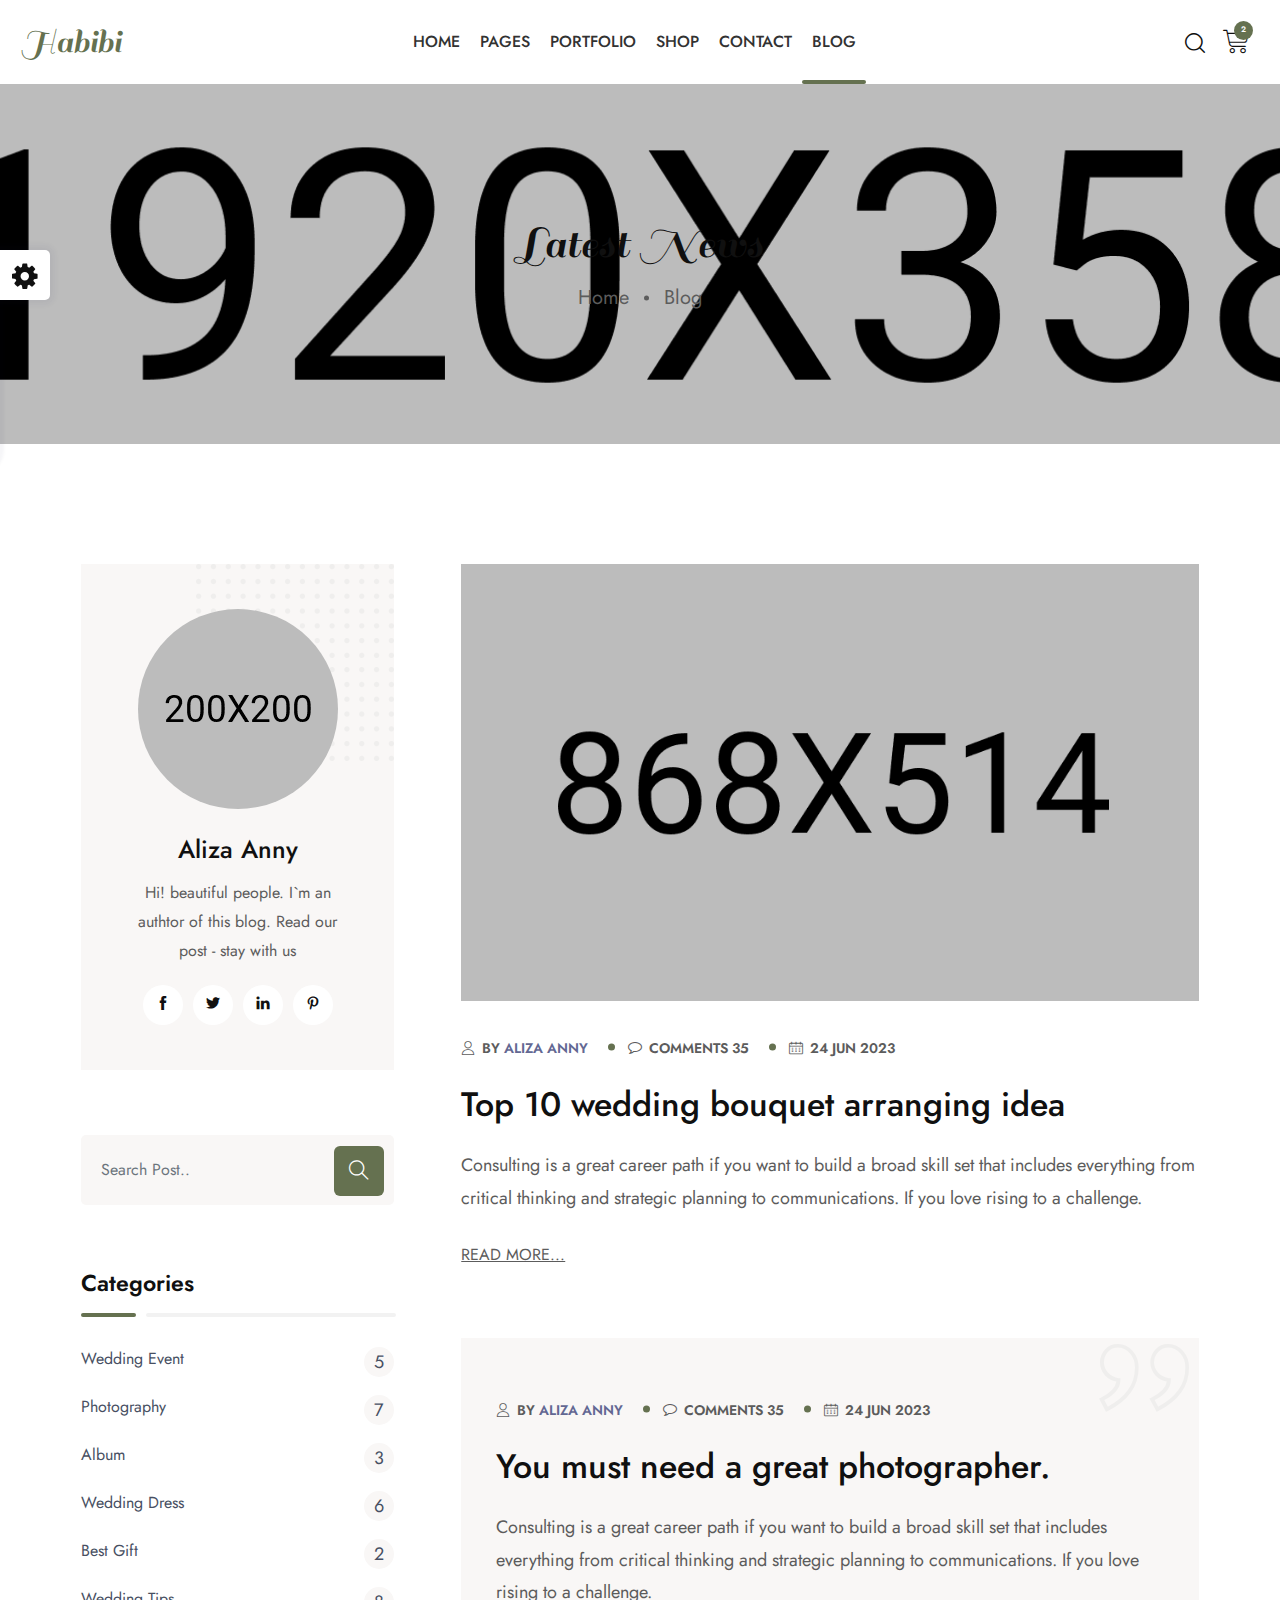
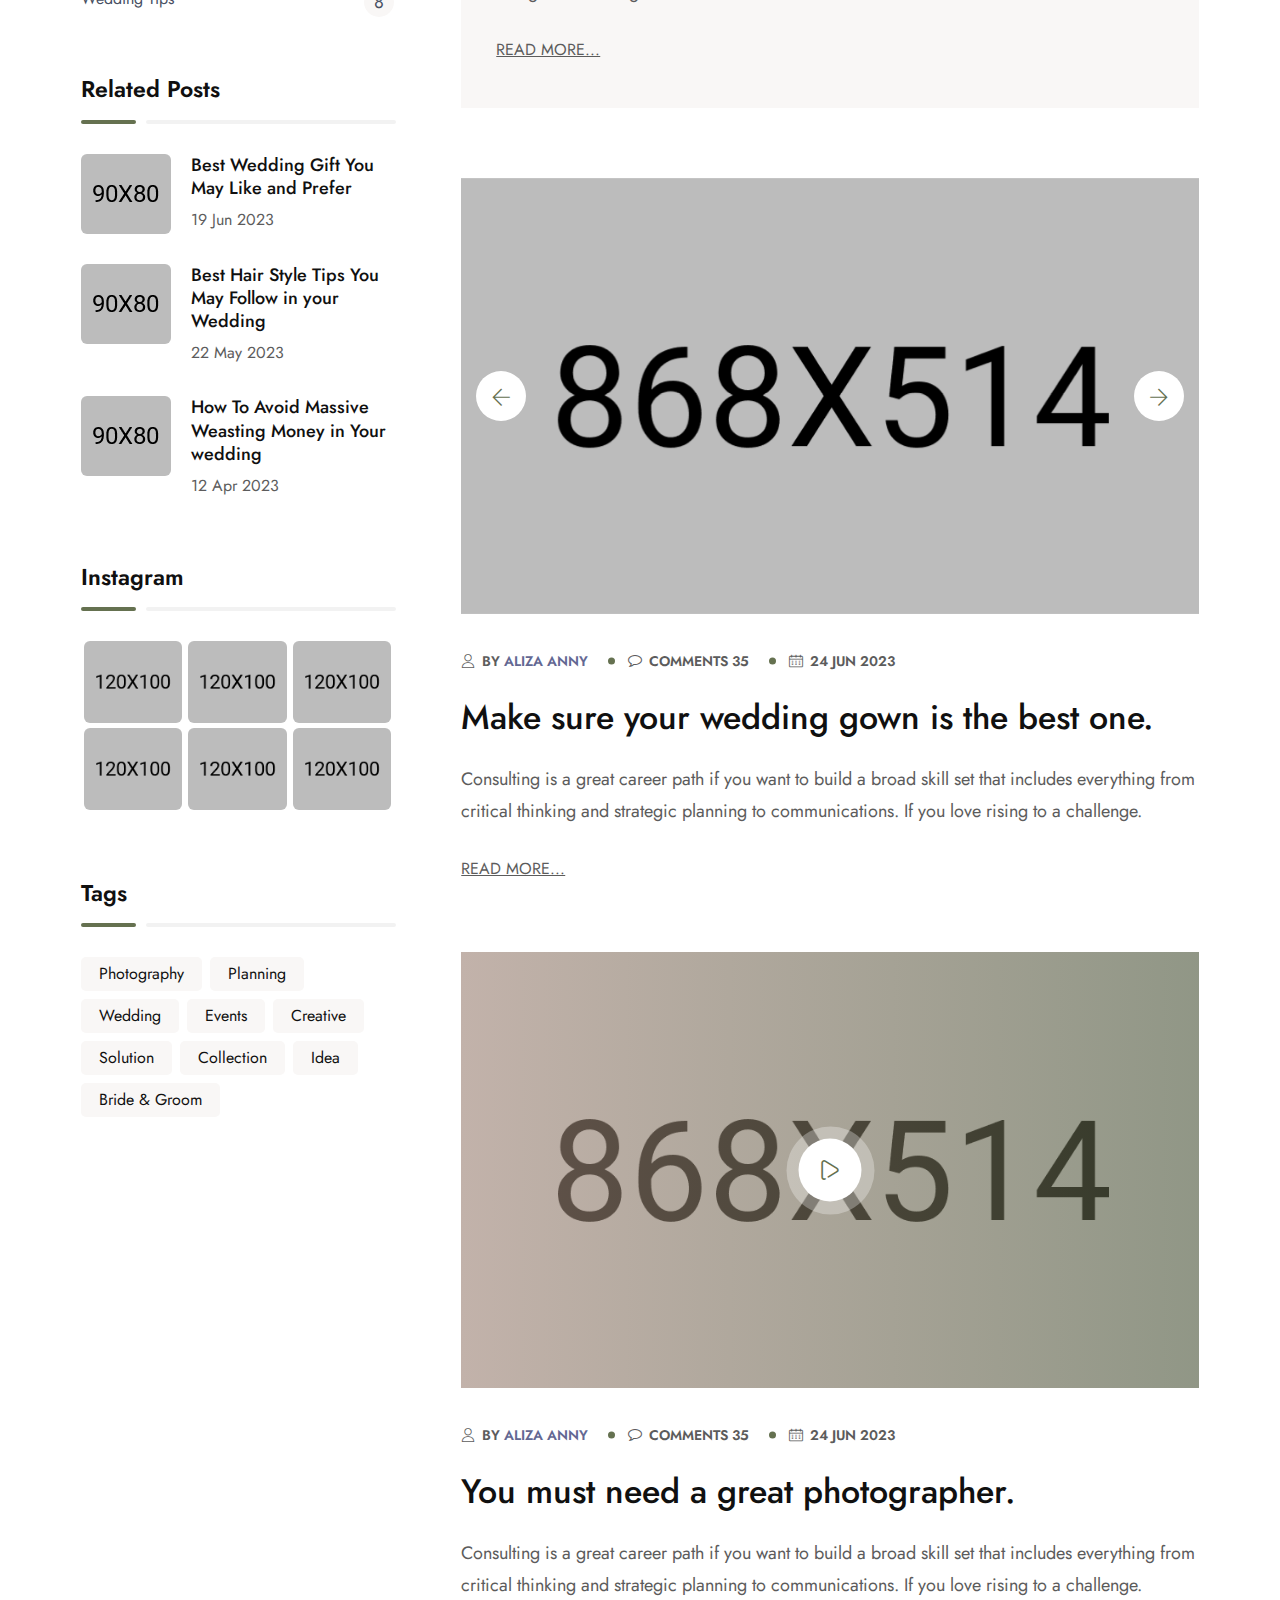
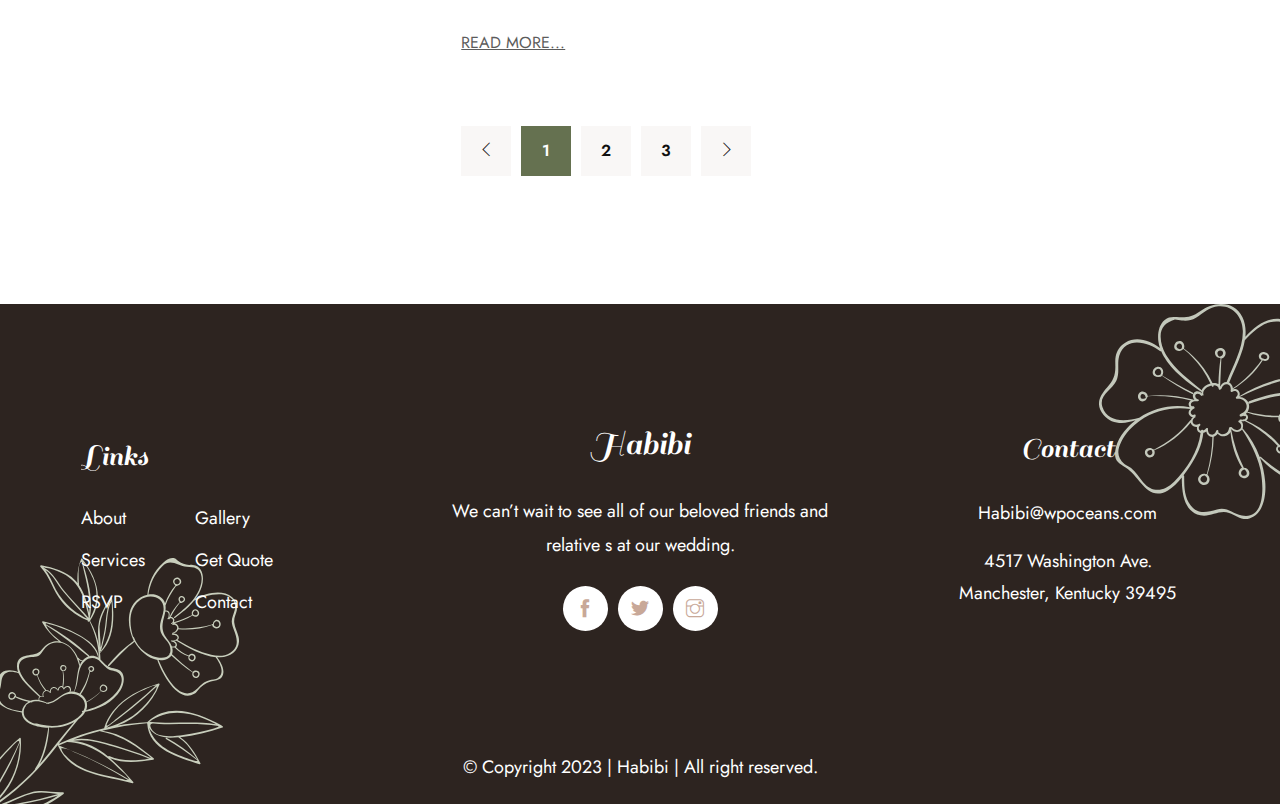
<file: blog-left-sidebar.html>
<!DOCTYPE html>
<html lang="en">

<head>
    <meta charset="utf-8">
    <meta http-equiv="X-UA-Compatible" content="IE=edge">
    <meta name="viewport" content="width=device-width, initial-scale=1">
    <meta name="author" content="wpOceans">
    <link rel="shortcut icon" type="image/png" href="assets/images/favicon.png">
    <title> Habibi - Wedding & Wedding Planner HTML5 Template</title>
    <link href="assets/css/themify-icons.css" rel="stylesheet">
    <link href="assets/css/font-awesome.min.css" rel="stylesheet">
    <link href="assets/css/flaticon.css" rel="stylesheet">
    <link href="assets/css/bootstrap.min.css" rel="stylesheet">
    <link href="assets/css/animate.css" rel="stylesheet">
    <link href="assets/css/owl.carousel.css" rel="stylesheet">
    <link href="assets/css/owl.theme.css" rel="stylesheet">
    <link href="assets/css/slick.css" rel="stylesheet">
    <link href="assets/css/slick-theme.css" rel="stylesheet">
    <link href="assets/css/swiper.min.css" rel="stylesheet">
    <link href="assets/css/nice-select.css" rel="stylesheet">
    <link href="assets/css/owl.transitions.css" rel="stylesheet">
    <link href="assets/css/jquery.fancybox.css" rel="stylesheet">
    <link href="assets/css/odometer-theme-default.css" rel="stylesheet">
    <link href="assets/css/jquery-ui.css" rel="stylesheet">
    <link href="assets/sass/style.css" rel="stylesheet">
</head>

<body>

    <!-- start page-wrapper -->
    <div class="page-wrapper">
        <!-- start preloader -->
        <div class="preloader">
            <div class="vertical-centered-box">
                <div class="content">
                    <div class="loader-circle"></div>
                    <div class="loader-line-mask">
                        <div class="loader-line"></div>
                    </div>
                    <img src="assets/images/preloader.gif" alt="">
                </div>
            </div>
        </div>
        <!-- end preloader -->
        <!-- Start header -->
        <header id="header">
            <div class="wpo-site-header wpo-header-style-3">
                <nav class="navigation navbar navbar-expand-lg navbar-light">
                    <div class="container-fluid">
                        <div class="row align-items-center">
                            <div class="col-lg-3 col-md-3 col-3 d-lg-none dl-block">
                                <div class="mobail-menu">
                                    <button type="button" class="navbar-toggler open-btn">
                                        <span class="sr-only">Toggle navigation</span>
                                        <span class="icon-bar first-angle"></span>
                                        <span class="icon-bar middle-angle"></span>
                                        <span class="icon-bar last-angle"></span>
                                    </button>
                                </div>
                            </div>
                            <div class="col-lg-2 col-md-6 col-6">
                                <div class="navbar-header">
                                    <a class="navbar-brand" href="index.html">Habibi</a>
                                </div>
                            </div>
                            <div class="col-lg-8 col-md-1 col-1">
                                <div id="navbar" class="collapse navbar-collapse navigation-holder">
                                    <button class="menu-close"><i class="ti-close"></i></button>
                                    <ul class="nav navbar-nav mb-2 mb-lg-0">
                                        <li class="menu-item-has-children">
                                            <a href="#">Home</a>
                                            <ul class="sub-menu">
                                                <li><a href="index.html">Wedding Home 1</a></li>
                                                <li><a href="index-2.html">Wedding Home 2</a></li>
                                                <li><a href="index-3.html">Announcement Home 1</a></li>
                                                <li><a href="index-4.html">Announcement Home 2</a></li>
                                                <li><a href="index-5.html">Muslim Wedding Home</a></li>
                                                <li><a href="index-6.html">Asian Wedding Home</a></li>
                                                <li><a href="index-rtl.html">Muslim Wedding Home(RTL)</a></li>
                                                <li><a href="invitation-1.html">Wedding Invitation 1</a></li>
                                                <li><a href="invitation-2.html">Wedding Invitation 2</a></li>
                                                <li class="menu-item-has-children">
                                                    <a href="#">Event Planner Homes</a>
                                                    <ul class="sub-menu">
                                                        <li><a href="index-7.html">Wedding Planner 1</a></li>
                                                        <li><a href="index-8.html">Wedding Planner 2</a></li>
                                                        <li><a href="index-9.html">Wedding Planner 3</a></li>
                                                    </ul>
                                                </li>
                                                <li class="menu-item-has-children">
                                                    <a href="#">Wedding Shop Homes</a>
                                                    <ul class="sub-menu">
                                                        <li><a href="shop-home.html">Bridal Shop</a></li>
                                                        <li><a href="shop-home-2.html">Wedding Bouquet Shop</a></li>
                                                        <li><a href="shop-home-video-bg.html">Bouquet Shop Video Bg</a>
                                                        </li>
                                                        <li><a href="shop-home-3.html">Wedding Cake Shop</a></li>
                                                    </ul>
                                                </li>
                                            </ul>
                                        </li>
                                        <li class="menu-item-has-children">
                                            <a href="#">Pages</a>
                                            <ul class="sub-menu">
                                                <li><a href="about.html">About</a></li>
                                                <li class="menu-item-has-children">
                                                    <a href="story.html">Our Story</a>
                                                    <ul class="sub-menu">
                                                        <li><a href="story.html">Our Story Style 1</a></li>
                                                        <li><a href="story-2.html">Our Story Style 2</a></li>
                                                        <li><a href="story-3.html">Our Story Style 3</a></li>
                                                        <li><a href="story-4.html">Our Story Style 4</a></li>
                                                        <li><a href="story-5.html">Our Story Style 5</a></li>
                                                        <li><a href="story-6.html">Our Story Style 6</a></li>
                                                    </ul>
                                                </li>
                                                <li><a href="accomodation.html">Accomodation</a></li>
                                                <li class="menu-item-has-children">
                                                    <a href="rsvp.html">RSVP</a>
                                                    <ul class="sub-menu">
                                                        <li><a href="rsvp.html">RSVP Style 1</a></li>
                                                        <li><a href="rsvp-2.html">RSVP Style 2</a></li>
                                                        <li><a href="rsvp-3.html">RSVP Style 3</a></li>
                                                        <li><a href="rsvp-4.html">RSVP Style 4</a></li>
                                                        <li><a href="rsvp-5.html">RSVP Style 5</a></li>
                                                        <li><a href="rsvp-6.html">RSVP Style 6</a></li>
                                                        <li><a href="rsvp-7.html">RSVP Style 7</a></li>
                                                    </ul>
                                                </li>
                                                <li><a href="gallery.html">Gallery</a></li>
                                                <li><a href="planner.html">Planners</a></li>
                                                <li><a href="team-single.html">Planner Single</a></li>
                                                <li><a href="groom-bride.html">Brides & Grooms</a></li>
                                                <li class="menu-item-has-children">
                                                    <a href="service.html">Serevice</a>
                                                    <ul class="sub-menu">
                                                        <li><a href="service.html">Serevice</a></li>
                                                        <li><a href="service-s2.html">Serevice S2</a></li>
                                                        <li><a href="service-s3.html">Serevice S3</a></li>
                                                        <li><a href="service-single.html">Serevice Single</a></li>
                                                    </ul>
                                                </li>
                                                <li><a href="pricing.html">Pricing</a></li>
                                                <li class="menu-item-has-children">
                                                    <a href="#">Auth Pages</a>
                                                    <ul class="sub-menu">
                                                        <li><a href="login.html">Login</a>
                                                        </li>
                                                        <li><a href="register.html">Register</a></li>
                                                        <li><a href="forgot.html">Forgot Password</a></li>
                                                    </ul>
                                                </li>
                                                <li><a href="coming.html">Coming Soon</a></li>
                                                <li><a href="404.html">404 Error</a></li>
                                            </ul>
                                        </li>
                                        <li class="menu-item-has-children">
                                            <a href="portfolio-grid.html">Portfolio</a>
                                            <ul class="sub-menu">
                                                <li><a href="portfolio-grid.html">Portfolio Grid</a></li>
                                                <li><a href="portfolio-masonary.html">Portfolio Masonary</a></li>
                                                <li><a href="portfolio-masonary-s2.html">Portfolio Masonary S2</a></li>
                                                <li><a href="portfolio-masonary-s3.html">Portfolio Masonary S3</a></li>                                     
                                                <li><a href="portfolio-single.html">Portfolio Single</a></li>
                                            </ul>
                                        </li>
                                        <li class="menu-item-has-children">
                                            <a href="shop.html">Shop</a>
                                            <ul class="sub-menu">
                                                <li><a href="shop.html">Shop</a></li>
                                                <li><a href="shop-single.html">Shop Single</a></li>
                                                <li><a href="cart.html">Cart</a></li>
                                                <li><a href="wishlist.html">Wishlist</a></li>
                                                <li><a href="checkout.html">Checkout</a></li>
                                            </ul>
                                        </li>
                                        <li><a href="contact.html">Contact</a></li>
                                        <li class="menu-item-has-children">
                                            <a class="active" href="blog.html">Blog</a>
                                            <ul class="sub-menu">
                                                <li><a href="blog.html">Blog right sidebar</a></li>
                                                <li><a class="active" href="blog-left-sidebar.html">Blog left sidebar</a></li>
                                                <li><a href="blog-fullwidth.html">Blog fullwidth</a></li>
                                                <li class="menu-item-has-children">
                                                    <a href="#">Blog details</a>
                                                    <ul class="sub-menu">
                                                        <li><a href="blog-single.html">Blog details right sidebar</a>
                                                        </li>
                                                        <li><a href="blog-single-left-sidebar.html">Blog details left
                                                                sidebar</a></li>
                                                        <li><a href="blog-single-fullwidth.html">Blog details
                                                                fullwidth</a></li>
                                                    </ul>
                                                </li>
                                            </ul>
                                        </li>
                                    </ul>

                                </div><!-- end of nav-collapse -->
                            </div>
                            <div class="col-lg-2 col-md-2 col-2">
                                <div class="header-right">
                                    <div class="header-search-form-wrapper">
                                        <div class="cart-search-contact">
                                            <button class="search-toggle-btn"><i
                                                    class="fi flaticon-search"></i></button>
                                            <div class="header-search-form">
                                                <form>
                                                    <div>
                                                        <input type="text" class="form-control"
                                                            placeholder="Search here...">
                                                        <button type="submit"><i
                                                                class="fi flaticon-search"></i></button>
                                                    </div>
                                                </form>
                                            </div>
                                        </div>
                                    </div>
                                    <div class="mini-cart">
                                        <button class="cart-toggle-btn"> <i class="fi flaticon-shopping-cart"></i>
                                            <span class="cart-count">2</span></button>
                                        <div class="mini-cart-content">
                                            <button class="mini-cart-close"><i class="ti-close"></i></button>
                                            <div class="mini-cart-items">
                                                <div class="mini-cart-item clearfix">
                                                    <div class="mini-cart-item-image">
                                                        <a href="shop.html"><img
                                                                src="assets/images/shop/mini-cart/img-1.jpg" alt></a>
                                                    </div>
                                                    <div class="mini-cart-item-des">
                                                        <a href="shop.html">Wedding Gown</a>
                                                        <span class="mini-cart-item-price">$20.15 x 1</span>
                                                        <span class="mini-cart-item-quantity"><a href="#"><i
                                                                    class="ti-close"></i></a></span>
                                                    </div>
                                                </div>
                                                <div class="mini-cart-item clearfix">
                                                    <div class="mini-cart-item-image">
                                                        <a href="shop.html"><img
                                                                src="assets/images/shop/mini-cart/img-2.jpg" alt></a>
                                                    </div>
                                                    <div class="mini-cart-item-des">
                                                        <a href="shop.html">Bridal Flower</a>
                                                        <span class="mini-cart-item-price">$13.25 x 2</span>
                                                        <span class="mini-cart-item-quantity"><a href="#"><i
                                                                    class="ti-close"></i></a></span>
                                                    </div>
                                                </div>
                                            </div>
                                            <div class="mini-cart-action clearfix">
                                                <span class="mini-checkout-price">Subtotal:
                                                    <span>$215.14</span></span>
                                                <div class="mini-btn">
                                                    <a href="checkout.html" class="view-cart-btn s1">Checkout</a>
                                                    <a href="cart.html" class="view-cart-btn">View Cart</a>
                                                </div>
                                            </div>
                                        </div>
                                    </div>
                                </div>
                            </div>
                        </div>
                    </div><!-- end of container -->
                </nav>
            </div>
        </header>
        <!-- end of header -->
        <!-- start wpo-page-title -->
        <section class="wpo-page-title">
            <div class="container">
                <div class="row">
                    <div class="col col-xs-12">
                        <div class="wpo-breadcumb-wrap">
                            <h2>Latest News</h2>
                            <ol class="wpo-breadcumb-wrap">
                                <li><a href="index.html">Home</a></li>
                                <li>Blog</li>
                            </ol>
                        </div>
                    </div>
                </div> <!-- end row -->
            </div> <!-- end container -->
        </section>
        <!-- end page-title -->

        <!-- start wpo-blog-pg-section -->
        <section class="wpo-blog-pg-section blog-pg-left-sidebar section-padding">
            <div class="container">
                <div class="row">
                    <div class="col col-lg-8 order-lg-2">
                        <div class="wpo-blog-content">
                            <div class="post format-standard-image">
                                <div class="entry-media">
                                    <img src="assets/images/blog/img-13.jpg" alt>
                                </div>
                                <div class="entry-meta">
                                    <ul>
                                        <li><i class="fi flaticon-user"></i> By <a href="#">Aliza Anny</a> </li>
                                        <li><i class="fi flaticon-comment-white-oval-bubble"></i> Comments 35 </li>
                                        <li><i class="fi flaticon-calendar-1"></i> 24 JUN 2023</li>
                                    </ul>
                                </div>
                                <div class="entry-details">
                                    <h3><a href="blog-single.html">Top 10 wedding bouquet arranging idea</a></h3>
                                    <p>Consulting is a great career path if you want to build a broad skill set that
                                        includes everything from critical thinking and strategic planning to
                                        communications. If you love rising to a challenge.</p>
                                    <a href="blog-single.html" class="read-more">READ MORE...</a>
                                </div>
                            </div>
                            <div class="post format-standard">
                                <div class="entry-meta">
                                    <ul>
                                        <li><i class="fi flaticon-user"></i> By <a href="#">Aliza Anny</a> </li>
                                        <li><i class="fi flaticon-comment-white-oval-bubble"></i> Comments 35 </li>
                                        <li><i class="fi flaticon-calendar-1"></i> 24 JUN 2023</li>
                                    </ul>
                                </div>
                                <div class="entry-details">
                                    <h3><a href="blog-single.html">You must need a great photographer.</a>
                                    </h3>
                                    <p>Consulting is a great career path if you want to build a broad skill set that
                                        includes everything from critical thinking and strategic planning to
                                        communications. If you love rising to a challenge.</p>
                                    <a href="blog-single.html" class="read-more">READ MORE...</a>
                                </div>
                            </div>

                            <div class="post format-gallery">
                                <div class="entry-media">
                                    <div class="post-slider owl-carousel">
                                        <img src="assets/images/blog/img-14.jpg" alt>
                                        <img src="assets/images/blog/img-15.jpg" alt>
                                    </div>

                                </div>
                                <div class="entry-meta">
                                    <ul>
                                        <li><i class="fi flaticon-user"></i> By <a href="#">Aliza Anny</a> </li>
                                        <li><i class="fi flaticon-comment-white-oval-bubble"></i> Comments 35 </li>
                                        <li><i class="fi flaticon-calendar-1"></i> 24 JUN 2023</li>
                                    </ul>
                                </div>
                                <div class="entry-details">
                                    <h3><a href="blog-single.html">Make sure your wedding gown is the best one.</a></h3>
                                    <p>Consulting is a great career path if you want to build a broad skill set that
                                        includes everything from critical thinking and strategic planning to
                                        communications. If you love rising to a challenge.</p>
                                    <a href="blog-single.html" class="read-more">READ MORE...</a>
                                </div>
                            </div>
                            <div class="post format-video">
                                <div class="entry-media video-holder">
                                    <img src="assets/images/blog/img-16.jpg" alt>
                                    <a href="https://www.youtube.com/embed/s4dWp9_nNYk" class="video-btn"
                                        data-type="iframe">
                                        <i class="fi flaticon-play"></i>
                                    </a>

                                </div>
                                <div class="entry-meta">
                                    <ul>
                                        <li><i class="fi flaticon-user"></i> By <a href="#">Aliza Anny</a> </li>
                                        <li><i class="fi flaticon-comment-white-oval-bubble"></i> Comments 35 </li>
                                        <li><i class="fi flaticon-calendar-1"></i> 24 JUN 2023</li>
                                    </ul>
                                </div>
                                <div class="entry-details">
                                    <h3><a href="blog-single.html">You must need a great photographer.</a>
                                    </h3>
                                    <p>Consulting is a great career path if you want to build a broad skill set that
                                        includes everything from critical thinking and strategic planning to
                                        communications. If you love rising to a challenge.</p>
                                    <a href="blog-single.html" class="read-more">READ MORE...</a>
                                </div>
                            </div>
                            <div class="pagination-wrapper pagination-wrapper-left">
                                <ul class="pg-pagination">
                                    <li>
                                        <a href="#" aria-label="Previous">
                                            <i class="fi ti-angle-left"></i>
                                        </a>
                                    </li>
                                    <li class="active"><a href="#">1</a></li>
                                    <li><a href="#">2</a></li>
                                    <li><a href="#">3</a></li>
                                    <li>
                                        <a href="#" aria-label="Next">
                                            <i class="fi ti-angle-right"></i>
                                        </a>
                                    </li>
                                </ul>
                            </div>
                        </div>
                    </div>
                    <div class="col col-lg-4 order-lg-1">
                        <div class="blog-sidebar">
                            <div class="widget about-widget">
                                <div class="img-holder">
                                    <img src="assets/images/blog/about-widget.jpg" alt>
                                </div>
                                <h4>Aliza Anny</h4>
                                <p>Hi! beautiful people. I`m an authtor of this blog. Read our post - stay with us</p>
                                <div class="social">
                                    <ul class="clearfix">
                                        <li><a href="#"><i class="ti-facebook"></i></a></li>
                                        <li><a href="#"><i class="ti-twitter-alt"></i></a></li>
                                        <li><a href="#"><i class="ti-linkedin"></i></a></li>
                                        <li><a href="#"><i class="ti-pinterest"></i></a></li>
                                    </ul>
                                </div>
                                <div class="aw-shape">
                                    <img src="assets/images/blog/ab.png" alt="">
                                </div>
                            </div>
                            <div class="widget search-widget">
                                <form>
                                    <div>
                                        <input type="text" class="form-control" placeholder="Search Post..">
                                        <button type="submit"><i class="ti-search"></i></button>
                                    </div>
                                </form>
                            </div>
                            <div class="widget category-widget">
                                <h3>Categories</h3>
                                <ul>
                                    <li><a href="blog.html">Wedding Event <span>5</span></a></li>
                                    <li><a href="blog.html">Photography <span>7</span></a></li>
                                    <li><a href="blog.html">Album <span>3</span></a></li>
                                    <li><a href="blog.html">Wedding Dress<span>6</span></a></li>
                                    <li><a href="blog.html">Best Gift <span>2</span></a></li>
                                    <li><a href="blog.html">Wedding Tips <span>8</span></a></li>
                                </ul>
                            </div>
                            <div class="widget recent-post-widget">
                                <h3>Related Posts</h3>
                                <div class="posts">
                                    <div class="post">
                                        <div class="img-holder">
                                            <img src="assets/images/recent-posts/img-1.jpg" alt>
                                        </div>
                                        <div class="details">
                                            <h4><a href="blog-single.html">Best Wedding Gift You May Like and Prefer</a>
                                            </h4>
                                            <span class="date">19 Jun 2023 </span>
                                        </div>
                                    </div>
                                    <div class="post">
                                        <div class="img-holder">
                                            <img src="assets/images/recent-posts/img-2.jpg" alt>
                                        </div>
                                        <div class="details">
                                            <h4><a href="blog-single.html">Best Hair Style Tips You May Follow in your
                                                    Wedding</a></h4>
                                            <span class="date">22 May 2023 </span>
                                        </div>
                                    </div>
                                    <div class="post">
                                        <div class="img-holder">
                                            <img src="assets/images/recent-posts/img-3.jpg" alt>
                                        </div>
                                        <div class="details">
                                            <h4><a href="blog-single.html">How To Avoid Massive Weasting Money in Your
                                                    wedding</a></h4>
                                            <span class="date">12 Apr 2023 </span>
                                        </div>
                                    </div>
                                </div>
                            </div>
                            <div class="widget wpo-instagram-widget">
                                <div class="widget-title">
                                    <h3>Instagram</h3>
                                </div>
                                <ul class="d-flex">
                                    <li><a href="portfolio-single.html"><img src="assets/images/instragram/1.jpg"
                                                alt=""></a></li>
                                    <li><a href="portfolio-single.html"><img src="assets/images/instragram/2.jpg"
                                                alt=""></a></li>
                                    <li><a href="portfolio-single.html"><img src="assets/images/instragram/3.jpg"
                                                alt=""></a></li>
                                    <li><a href="portfolio-single.html"><img src="assets/images/instragram/4.jpg"
                                                alt=""></a></li>
                                    <li><a href="portfolio-single.html"><img src="assets/images/instragram/5.jpg"
                                                alt=""></a></li>
                                    <li><a href="portfolio-single.html"><img src="assets/images/instragram/6.jpg"
                                                alt=""></a></li>
                                </ul>
                            </div>
                            <div class="widget tag-widget">
                                <h3>Tags</h3>
                                <ul>
                                    <li><a href="#">photography</a></li>
                                    <li><a href="#">Planning</a></li>
                                    <li><a href="#">wedding</a></li>
                                    <li><a href="#">events</a></li>
                                    <li><a href="#">creative</a></li>
                                    <li><a href="#">Solution</a></li>
                                    <li><a href="#">collection</a></li>
                                    <li><a href="#">Idea</a></li>
                                    <li><a href="#">bride & groom</a></li>
                                </ul>
                            </div>
                        </div>
                    </div>
                </div>
            </div> <!-- end container -->
        </section>
        <!-- end wpo-blog-pg-section -->
        <!-- start of wpo-site-footer-section -->
        <footer class="wpo-site-footer-s2">
            <div class="wpo-upper-footer">
                <div class="container">
                    <div class="row align-items-center">
                        <div class="col col-xl-3  col-lg-4 col-md-6 col-sm-12 col-12">
                            <div class="widget link-widget">
                                <div class="widget-title">
                                    <h3>Links</h3>
                                </div>
                                <div class="link-wrap">
                                    <ul>
                                        <li><a href="about.html">About</a></li>
                                        <li><a href="service.html">Services</a></li>
                                        <li><a href="rsvp.html">RSVP</a></li>
                                    </ul>
                                    <ul>
                                        <li><a href="gallery.html">Gallery</a></li>
                                        <li><a href="index.html">Get Quote</a></li>
                                        <li><a href="contact.html">Contact</a></li>
                                    </ul>
                                </div>
                            </div>
                        </div>
                        <div class="col col-xl-6 col-lg-4 col-md-6 col-sm-12 col-12">
                            <div class="widget about-widget">
                                <div class="logo widget-title">
                                    <a class="logo" href="index.html">Habibi</a>
                                </div>
                                <p>We can’t wait to see all of our beloved friends
                                    and relative s at our wedding.</p>
                                <ul>
                                    <li>
                                        <a href="#">
                                            <i class="ti-facebook"></i>
                                        </a>
                                    </li>
                                    <li>
                                        <a href="#">
                                            <i class="ti-twitter-alt"></i>
                                        </a>
                                    </li>
                                    <li>
                                        <a href="#">
                                            <i class="ti-instagram"></i>
                                        </a>
                                    </li>
                                </ul>
                            </div>
                        </div>

                        <div class="col col-xl-3  col-lg-4 col-md-6 col-sm-12 col-12">
                            <div class="widget wpo-service-link-widget">
                                <div class="widget-title">
                                    <h3>Contact </h3>
                                </div>
                                <div class="contact-ft">
                                    <p>Habibi@wpoceans.com</p>
                                    <p>4517 Washington Ave. Manchester,
                                        Kentucky 39495</p>
                                </div>
                            </div>
                        </div>
                    </div>
                </div> <!-- end container -->
            </div>
            <div class="wpo-lower-footer">
                <div class="container">
                    <div class="row">
                        <div class="col col-xs-12">
                            <p class="copyright"> &copy; Copyright 2023 | <a href="index.html">Habibi</a> | All right
                                reserved.</p>
                        </div>
                    </div>
                </div>
            </div>
            <div class="ft-shape-1">
                <img src="assets/images/footer-shape-1.svg" alt="">
            </div>
            <div class="ft-shape-2">
                <img src="assets/images/footer-shape-2.svg" alt="">
            </div>
        </footer>
        <!-- end of wpo-site-footer-section -->
        <!-- color-switcher -->
        <div class="color-switcher-wrap">
            <div class="color-switcher-item">
                <div class="color-toggle-btn">
                    <i class="fa fa-cog"></i>
                </div>
                <ul id="switcher">
                    <li class="btn btn1" id="Button1"></li>
                    <li class="btn btn2" id="Button2"></li>
                    <li class="btn btn3" id="Button3"></li>
                    <li class="btn btn4" id="Button4"></li>
                    <li class="btn btn5" id="Button5"></li>
                    <li class="btn btn6" id="Button6"></li>
                    <li class="btn btn7" id="Button7"></li>
                    <li class="btn btn8" id="Button8"></li>
                    <li class="btn btn9" id="Button9"></li>
                    <li class="btn btn10" id="Button10"></li>
                    <li class="btn btn11" id="Button11"></li>
                    <li class="btn btn12" id="Button12"></li>
                    <li class="btn btn13" id="Button13"></li>
                    <li class="btn btn14" id="Button14"></li>
                    <li class="btn btn15" id="Button15"></li>
                </ul>
            </div>
        </div>

    </div>
    <!-- end of page-wrapper -->

    <!-- All JavaScript files
    ================================================== -->
    <script src="assets/js/jquery.min.js"></script>
    <script src="assets/js/bootstrap.bundle.min.js"></script>
    <!-- Plugins for this template -->
    <script src="assets/js/modernizr.custom.js"></script>
    <script src="assets/js/jquery-plugin-collection.js"></script>
    <!-- Custom script for this template -->
    <script src="assets/js/script.js"></script>
</body>

</html>
</file>
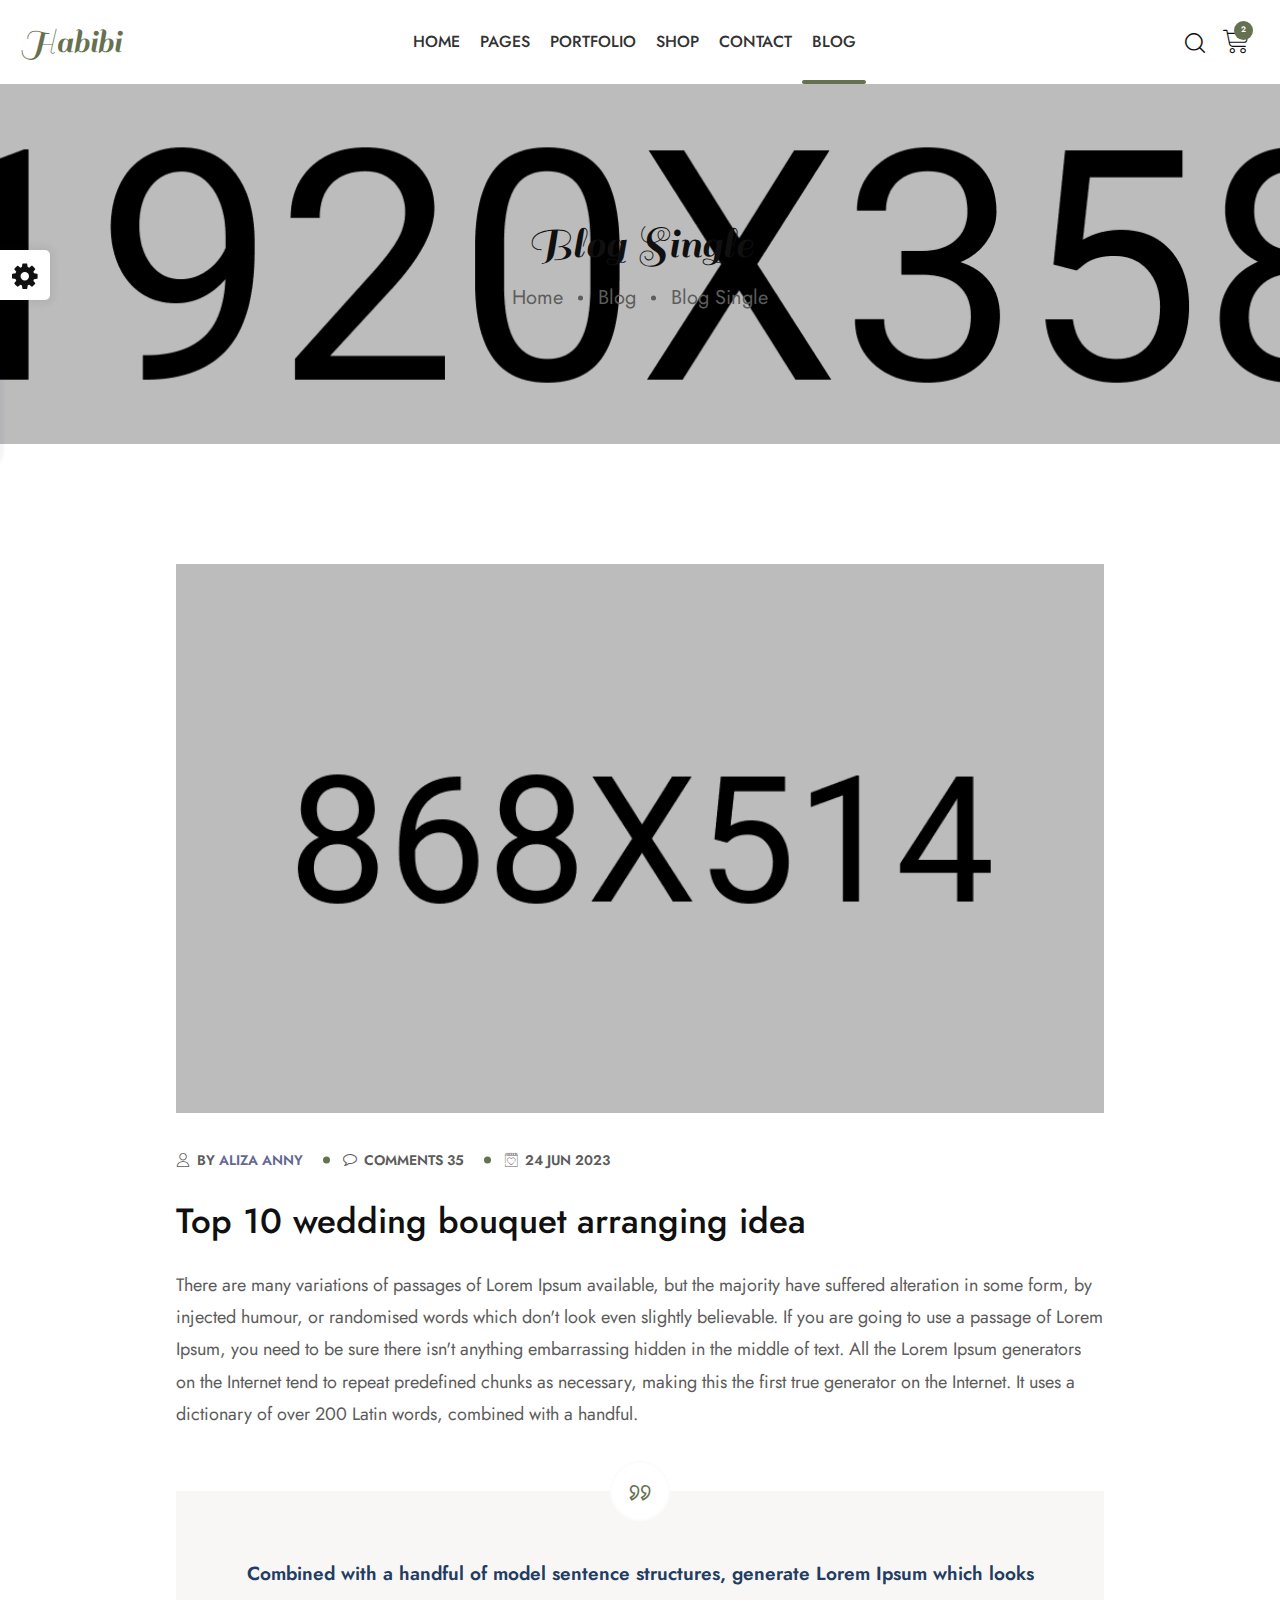
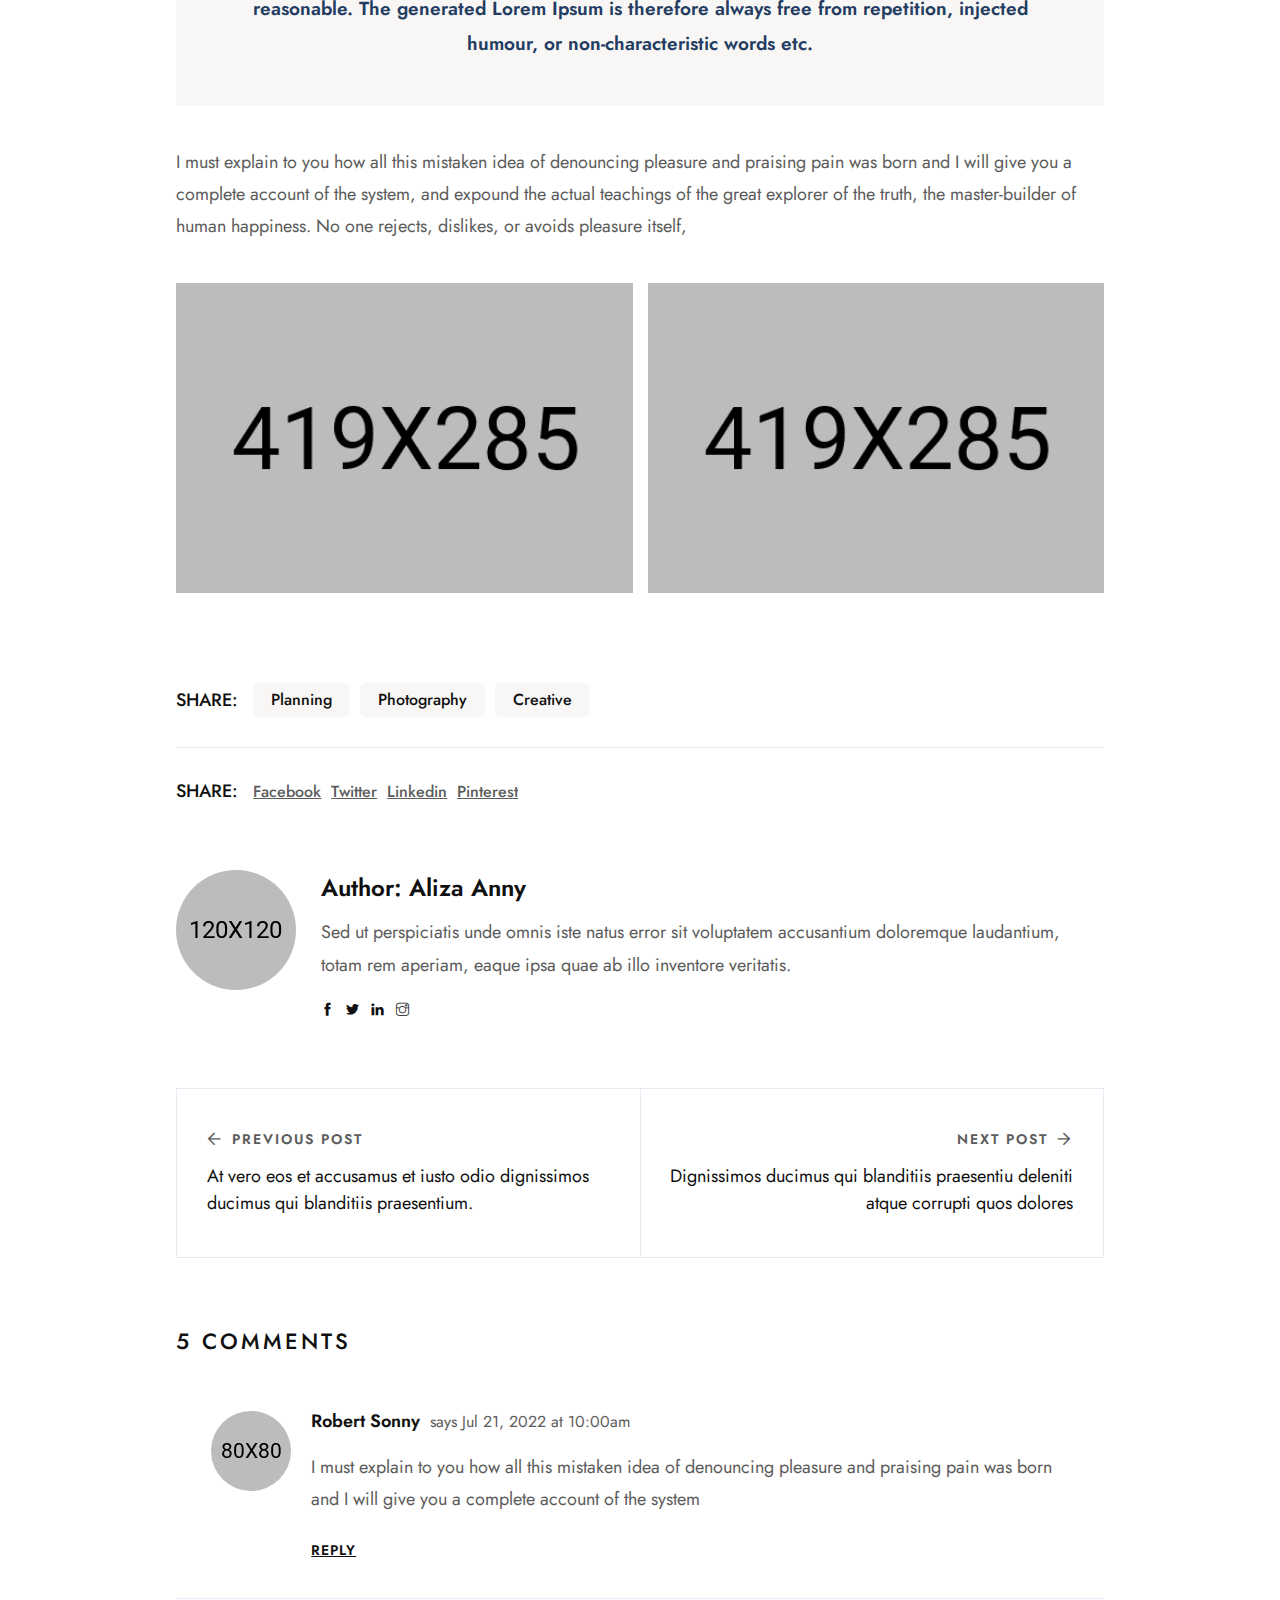
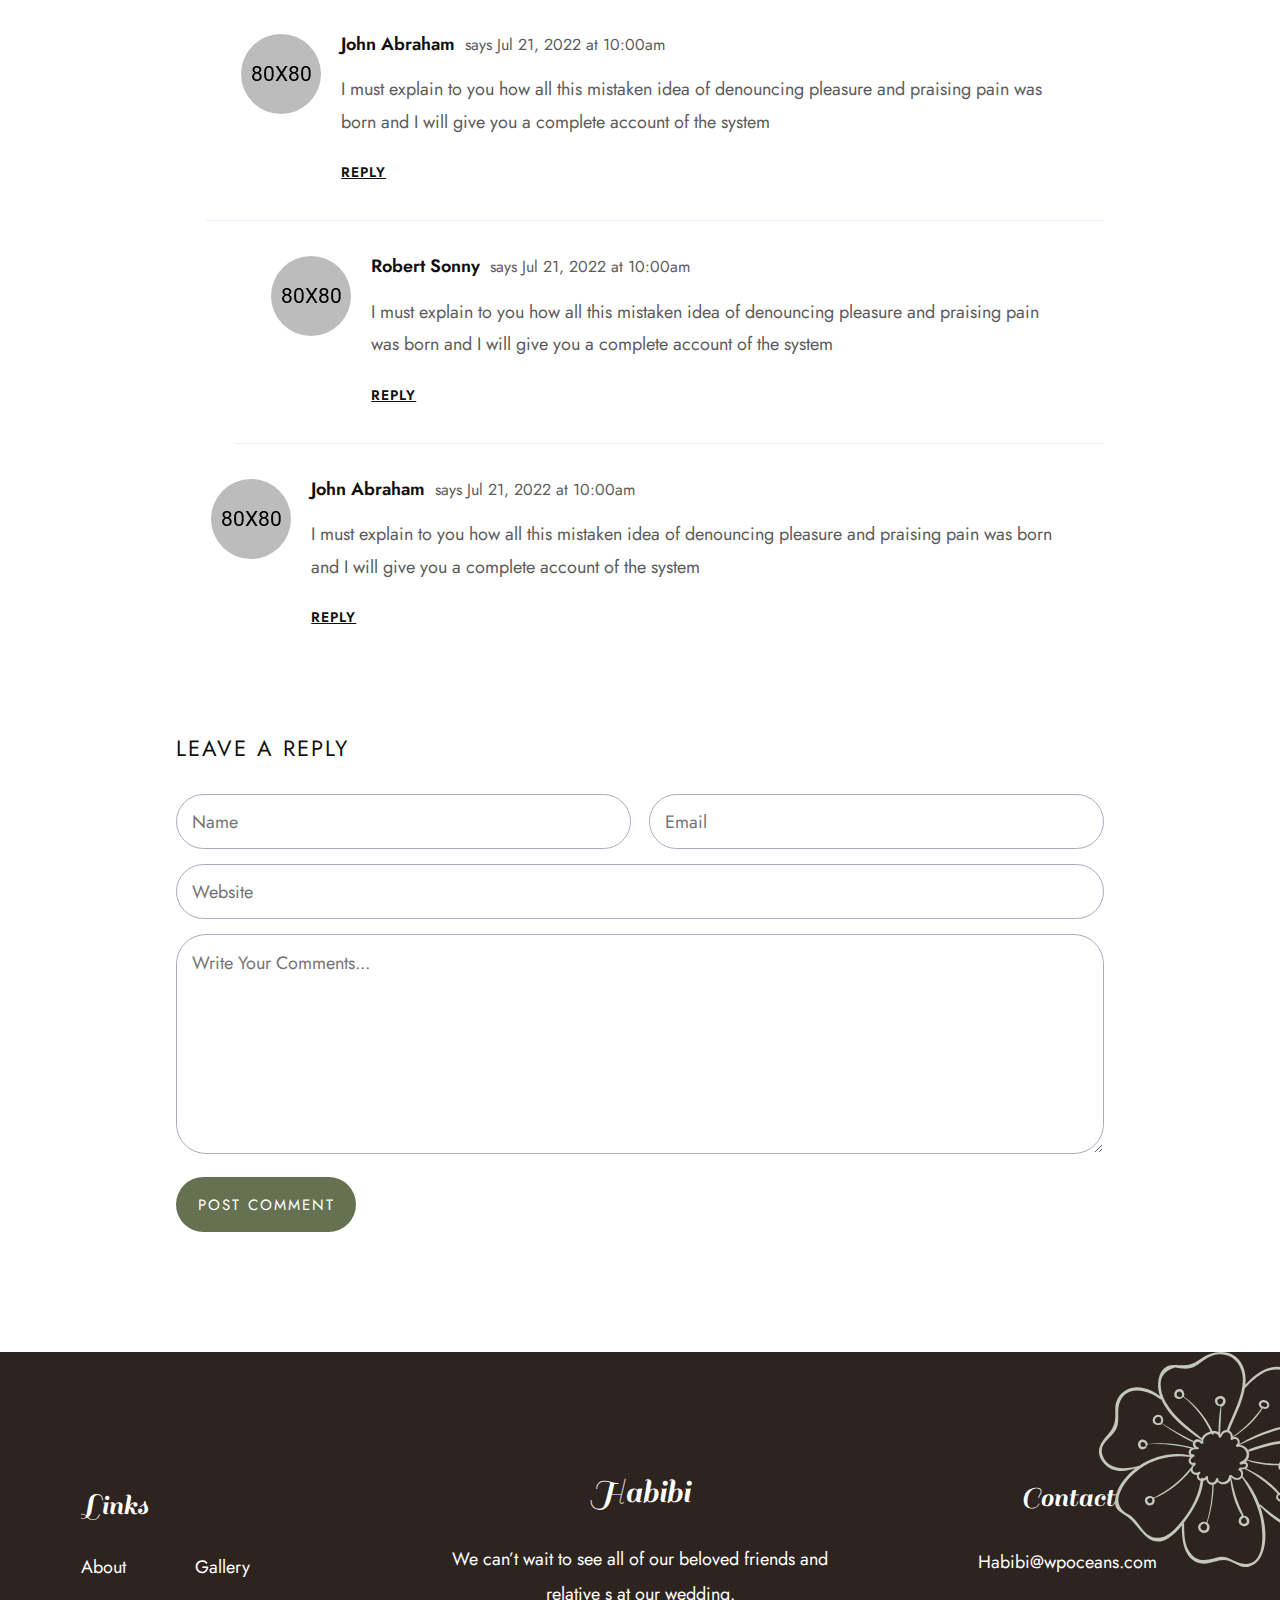
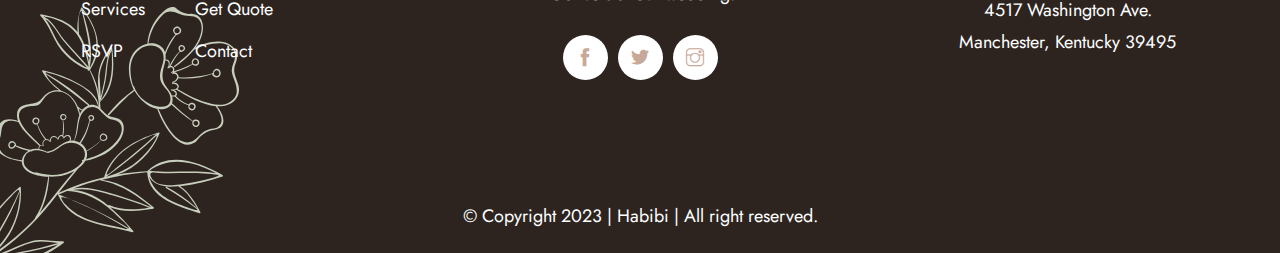
<file: blog-single-fullwidth.html>
<!DOCTYPE html>
<html lang="en">

<head>
    <meta charset="utf-8">
    <meta http-equiv="X-UA-Compatible" content="IE=edge">
    <meta name="viewport" content="width=device-width, initial-scale=1">
    <meta name="author" content="wpOceans">
    <link rel="shortcut icon" type="image/png" href="assets/images/favicon.png">
    <title> Habibi - Wedding & Wedding Planner HTML5 Template</title>
    <link href="assets/css/themify-icons.css" rel="stylesheet">
    <link href="assets/css/font-awesome.min.css" rel="stylesheet">
    <link href="assets/css/flaticon.css" rel="stylesheet">
    <link href="assets/css/bootstrap.min.css" rel="stylesheet">
    <link href="assets/css/animate.css" rel="stylesheet">
    <link href="assets/css/owl.carousel.css" rel="stylesheet">
    <link href="assets/css/owl.theme.css" rel="stylesheet">
    <link href="assets/css/slick.css" rel="stylesheet">
    <link href="assets/css/slick-theme.css" rel="stylesheet">
    <link href="assets/css/swiper.min.css" rel="stylesheet">
    <link href="assets/css/nice-select.css" rel="stylesheet">
    <link href="assets/css/owl.transitions.css" rel="stylesheet">
    <link href="assets/css/jquery.fancybox.css" rel="stylesheet">
    <link href="assets/css/odometer-theme-default.css" rel="stylesheet">
    <link href="assets/css/jquery-ui.css" rel="stylesheet">
    <link href="assets/sass/style.css" rel="stylesheet">
</head>

<body>

    <!-- start page-wrapper -->
    <div class="page-wrapper">
        <!-- start preloader -->
        <div class="preloader">
            <div class="vertical-centered-box">
                <div class="content">
                    <div class="loader-circle"></div>
                    <div class="loader-line-mask">
                        <div class="loader-line"></div>
                    </div>
                    <img src="assets/images/preloader.gif" alt="">
                </div>
            </div>
        </div>
        <!-- end preloader -->
        <!-- Start header -->
        <header id="header">
            <div class="wpo-site-header wpo-header-style-3">
                <nav class="navigation navbar navbar-expand-lg navbar-light">
                    <div class="container-fluid">
                        <div class="row align-items-center">
                            <div class="col-lg-3 col-md-3 col-3 d-lg-none dl-block">
                                <div class="mobail-menu">
                                    <button type="button" class="navbar-toggler open-btn">
                                        <span class="sr-only">Toggle navigation</span>
                                        <span class="icon-bar first-angle"></span>
                                        <span class="icon-bar middle-angle"></span>
                                        <span class="icon-bar last-angle"></span>
                                    </button>
                                </div>
                            </div>
                            <div class="col-lg-2 col-md-6 col-6">
                                <div class="navbar-header">
                                    <a class="navbar-brand" href="index.html">Habibi</a>
                                </div>
                            </div>
                            <div class="col-lg-8 col-md-1 col-1">
                                <div id="navbar" class="collapse navbar-collapse navigation-holder">
                                    <button class="menu-close"><i class="ti-close"></i></button>
                                    <ul class="nav navbar-nav mb-2 mb-lg-0">
                                        <li class="menu-item-has-children">
                                            <a href="#">Home</a>
                                            <ul class="sub-menu">
                                                <li><a href="index.html">Wedding Home 1</a></li>
                                                <li><a href="index-2.html">Wedding Home 2</a></li>
                                                <li><a href="index-3.html">Announcement Home 1</a></li>
                                                <li><a href="index-4.html">Announcement Home 2</a></li>
                                                <li><a href="index-5.html">Muslim Wedding Home</a></li>
                                                <li><a href="index-6.html">Asian Wedding Home</a></li>
                                                <li><a href="index-rtl.html">Muslim Wedding Home(RTL)</a></li>
                                                <li><a href="invitation-1.html">Wedding Invitation 1</a></li>
                                                <li><a href="invitation-2.html">Wedding Invitation 2</a></li>
                                                <li class="menu-item-has-children">
                                                    <a href="#">Event Planner Homes</a>
                                                    <ul class="sub-menu">
                                                        <li><a href="index-7.html">Wedding Planner 1</a></li>
                                                        <li><a href="index-8.html">Wedding Planner 2</a></li>
                                                        <li><a href="index-9.html">Wedding Planner 3</a></li>
                                                    </ul>
                                                </li>
                                                <li class="menu-item-has-children">
                                                    <a href="#">Wedding Shop Homes</a>
                                                    <ul class="sub-menu">
                                                        <li><a href="shop-home.html">Bridal Shop</a></li>
                                                        <li><a href="shop-home-2.html">Wedding Bouquet Shop</a></li>
                                                        <li><a href="shop-home-video-bg.html">Bouquet Shop Video Bg</a>
                                                        </li>
                                                        <li><a href="shop-home-3.html">Wedding Cake Shop</a></li>
                                                    </ul>
                                                </li>
                                            </ul>
                                        </li>
                                        <li class="menu-item-has-children">
                                            <a href="#">Pages</a>
                                            <ul class="sub-menu">
                                                <li><a href="about.html">About</a></li>
                                                <li class="menu-item-has-children">
                                                    <a href="story.html">Our Story</a>
                                                    <ul class="sub-menu">
                                                        <li><a href="story.html">Our Story Style 1</a></li>
                                                        <li><a href="story-2.html">Our Story Style 2</a></li>
                                                        <li><a href="story-3.html">Our Story Style 3</a></li>
                                                        <li><a href="story-4.html">Our Story Style 4</a></li>
                                                        <li><a href="story-5.html">Our Story Style 5</a></li>
                                                        <li><a href="story-6.html">Our Story Style 6</a></li>
                                                    </ul>
                                                </li>
                                                <li><a href="accomodation.html">Accomodation</a></li>
                                                <li class="menu-item-has-children">
                                                    <a href="rsvp.html">RSVP</a>
                                                    <ul class="sub-menu">
                                                        <li><a href="rsvp.html">RSVP Style 1</a></li>
                                                        <li><a href="rsvp-2.html">RSVP Style 2</a></li>
                                                        <li><a href="rsvp-3.html">RSVP Style 3</a></li>
                                                        <li><a href="rsvp-4.html">RSVP Style 4</a></li>
                                                        <li><a href="rsvp-5.html">RSVP Style 5</a></li>
                                                        <li><a href="rsvp-6.html">RSVP Style 6</a></li>
                                                        <li><a href="rsvp-7.html">RSVP Style 7</a></li>
                                                    </ul>
                                                </li>
                                                <li><a href="gallery.html">Gallery</a></li>
                                                <li><a href="planner.html">Planners</a></li>
                                                <li><a href="team-single.html">Planner Single</a></li>
                                                <li><a href="groom-bride.html">Brides & Grooms</a></li>
                                                <li class="menu-item-has-children">
                                                    <a href="service.html">Serevice</a>
                                                    <ul class="sub-menu">
                                                        <li><a href="service.html">Serevice</a></li>
                                                        <li><a href="service-s2.html">Serevice S2</a></li>
                                                        <li><a href="service-s3.html">Serevice S3</a></li>
                                                        <li><a href="service-single.html">Serevice Single</a></li>
                                                    </ul>
                                                </li>
                                                <li><a href="pricing.html">Pricing</a></li>
                                                <li class="menu-item-has-children">
                                                    <a href="#">Auth Pages</a>
                                                    <ul class="sub-menu">
                                                        <li><a href="login.html">Login</a>
                                                        </li>
                                                        <li><a href="register.html">Register</a></li>
                                                        <li><a href="forgot.html">Forgot Password</a></li>
                                                    </ul>
                                                </li>
                                                <li><a href="coming.html">Coming Soon</a></li>
                                                <li><a href="404.html">404 Error</a></li>
                                            </ul>
                                        </li>
                                        <li class="menu-item-has-children">
                                            <a href="portfolio-grid.html">Portfolio</a>
                                            <ul class="sub-menu">
                                                <li><a href="portfolio-grid.html">Portfolio Grid</a></li>
                                                <li><a href="portfolio-masonary.html">Portfolio Masonary</a></li>
                                                <li><a href="portfolio-masonary-s2.html">Portfolio Masonary S2</a></li>
                                                <li><a href="portfolio-masonary-s3.html">Portfolio Masonary S3</a></li>                                     
                                                <li><a href="portfolio-single.html">Portfolio Single</a></li>
                                            </ul>
                                        </li>
                                        <li class="menu-item-has-children">
                                            <a href="shop.html">Shop</a>
                                            <ul class="sub-menu">
                                                <li><a href="shop.html">Shop</a></li>
                                                <li><a href="shop-single.html">Shop Single</a></li>
                                                <li><a href="cart.html">Cart</a></li>
                                                <li><a href="wishlist.html">Wishlist</a></li>
                                                <li><a href="checkout.html">Checkout</a></li>
                                            </ul>
                                        </li>
                                        <li><a href="contact.html">Contact</a></li>
                                        <li class="menu-item-has-children">
                                            <a class="active" href="blog.html">Blog</a>
                                            <ul class="sub-menu">
                                                <li><a href="blog.html">Blog right sidebar</a></li>
                                                <li><a href="blog-left-sidebar.html">Blog left sidebar</a></li>
                                                <li><a href="blog-fullwidth.html">Blog fullwidth</a></li>
                                                <li class="menu-item-has-children">
                                                    <a href="#">Blog details</a>
                                                    <ul class="sub-menu">
                                                        <li><a href="blog-single.html">Blog details right sidebar</a>
                                                        </li>
                                                        <li><a href="blog-single-left-sidebar.html">Blog details left
                                                                sidebar</a></li>
                                                        <li><a class="active" href="blog-single-fullwidth.html">Blog details
                                                                fullwidth</a></li>
                                                    </ul>
                                                </li>
                                            </ul>
                                        </li>
                                    </ul>

                                </div><!-- end of nav-collapse -->
                            </div>
                            <div class="col-lg-2 col-md-2 col-2">
                                <div class="header-right">
                                    <div class="header-search-form-wrapper">
                                        <div class="cart-search-contact">
                                            <button class="search-toggle-btn"><i
                                                    class="fi flaticon-search"></i></button>
                                            <div class="header-search-form">
                                                <form>
                                                    <div>
                                                        <input type="text" class="form-control"
                                                            placeholder="Search here...">
                                                        <button type="submit"><i
                                                                class="fi flaticon-search"></i></button>
                                                    </div>
                                                </form>
                                            </div>
                                        </div>
                                    </div>
                                    <div class="mini-cart">
                                        <button class="cart-toggle-btn"> <i class="fi flaticon-shopping-cart"></i>
                                            <span class="cart-count">2</span></button>
                                        <div class="mini-cart-content">
                                            <button class="mini-cart-close"><i class="ti-close"></i></button>
                                            <div class="mini-cart-items">
                                                <div class="mini-cart-item clearfix">
                                                    <div class="mini-cart-item-image">
                                                        <a href="shop.html"><img
                                                                src="assets/images/shop/mini-cart/img-1.jpg" alt></a>
                                                    </div>
                                                    <div class="mini-cart-item-des">
                                                        <a href="shop.html">Wedding Gown</a>
                                                        <span class="mini-cart-item-price">$20.15 x 1</span>
                                                        <span class="mini-cart-item-quantity"><a href="#"><i
                                                                    class="ti-close"></i></a></span>
                                                    </div>
                                                </div>
                                                <div class="mini-cart-item clearfix">
                                                    <div class="mini-cart-item-image">
                                                        <a href="shop.html"><img
                                                                src="assets/images/shop/mini-cart/img-2.jpg" alt></a>
                                                    </div>
                                                    <div class="mini-cart-item-des">
                                                        <a href="shop.html">Bridal Flower</a>
                                                        <span class="mini-cart-item-price">$13.25 x 2</span>
                                                        <span class="mini-cart-item-quantity"><a href="#"><i
                                                                    class="ti-close"></i></a></span>
                                                    </div>
                                                </div>
                                            </div>
                                            <div class="mini-cart-action clearfix">
                                                <span class="mini-checkout-price">Subtotal:
                                                    <span>$215.14</span></span>
                                                <div class="mini-btn">
                                                    <a href="checkout.html" class="view-cart-btn s1">Checkout</a>
                                                    <a href="cart.html" class="view-cart-btn">View Cart</a>
                                                </div>
                                            </div>
                                        </div>
                                    </div>
                                </div>
                            </div>
                        </div>
                    </div><!-- end of container -->
                </nav>
            </div>
        </header>
        <!-- end of header -->
        <!-- start wpo-page-title -->
        <section class="wpo-page-title">
            <div class="container">
                <div class="row">
                    <div class="col col-xs-12">
                        <div class="wpo-breadcumb-wrap">
                            <h2>Blog Single</h2>
                            <ol class="wpo-breadcumb-wrap">
                                <li><a href="index.html">Home</a></li>
                                <li>Blog</li>
                                <li>Blog Single</li>
                            </ol>
                        </div>
                    </div>
                </div> <!-- end row -->
            </div> <!-- end container -->
        </section>
        <!-- end page-title -->

        <!-- start wpo-blog-single-section -->
        <section class="wpo-blog-single-section wpo-blog-single-left-sidebar-section section-padding">
            <div class="container">
                <div class="row">
                    <div class="col col-lg-10 col-12 offset-lg-1">
                        <div class="wpo-blog-content">
                            <div class="post format-standard-image">
                                <div class="entry-media">
                                    <img src="assets/images/blog/img-13.jpg" alt>
                                </div>
                                <div class="entry-meta">
                                    <ul>
                                        <li><i class="fi flaticon-user"></i> By <a href="#">Aliza Anny</a> </li>
                                        <li><i class="fi flaticon-comment-white-oval-bubble"></i> Comments 35 </li>
                                        <li><i class="fi flaticon-calendar"></i> 24 JUN 2023</li>
                                    </ul>
                                </div>
                                <h2>Top 10 wedding bouquet arranging idea</h2>
                                <p>There are many variations of passages of Lorem Ipsum available, but the majority have
                                    suffered alteration in some form, by injected humour, or randomised words which
                                    don't look even slightly believable. If you are going to use a passage of Lorem
                                    Ipsum, you need to be sure there isn't anything embarrassing hidden in the middle of
                                    text. All the Lorem Ipsum generators on the Internet tend to repeat predefined
                                    chunks as necessary, making this the first true generator on the Internet. It uses a
                                    dictionary of over 200 Latin words, combined with a handful.</p>
                                <blockquote>
                                    Combined with a handful of model sentence structures, generate Lorem Ipsum which
                                    looks reasonable. The generated Lorem Ipsum is therefore always free from
                                    repetition, injected humour, or non-characteristic words etc.
                                </blockquote>
                                <p>I must explain to you how all this mistaken idea of denouncing pleasure and praising
                                    pain was born and I will give you a complete account of the system, and expound the
                                    actual teachings of the great explorer of the truth, the master-builder of human
                                    happiness. No one rejects, dislikes, or avoids pleasure itself,</p>

                                <div class="gallery">
                                    <div>
                                        <img src="assets/images/blog-details/1.jpg" alt="">
                                    </div>
                                    <div>
                                        <img src="assets/images/blog-details/2.jpg" alt="">
                                    </div>
                                </div>
                            </div>

                            <div class="tag-share clearfix">
                                <div class="tag">
                                    <span>Share: </span>
                                    <ul>
                                        <li><a href="#">Planning</a></li>
                                        <li><a href="#">photography</a></li>
                                        <li><a href="#"> creative</a></li>
                                    </ul>
                                </div>
                            </div> <!-- end tag-share -->
                            <div class="tag-share-s2 clearfix">
                                <div class="tag">
                                    <span>Share: </span>
                                    <ul>
                                        <li><a href="#">facebook</a></li>
                                        <li><a href="#">twitter</a></li>
                                        <li><a href="#">linkedin</a></li>
                                        <li><a href="#">pinterest</a></li>
                                    </ul>
                                </div>
                            </div> <!-- end tag-share -->

                            <div class="author-box">
                                <div class="author-avatar">
                                    <a href="#" target="_blank"><img src="assets/images/blog-details/author.jpg"
                                            alt></a>
                                </div>
                                <div class="author-content">
                                    <a href="#" class="author-name">Author: Aliza Anny</a>
                                    <p>Sed ut perspiciatis unde omnis iste natus error sit voluptatem accusantium
                                        doloremque laudantium, totam rem aperiam, eaque ipsa quae ab illo inventore
                                        veritatis.</p>
                                    <div class="socials">
                                        <ul class="social-link">
                                            <li><a href="#"><i class="ti-facebook"></i></a></li>
                                            <li><a href="#"><i class="ti-twitter-alt"></i></a></li>
                                            <li><a href="#"><i class="ti-linkedin"></i></a></li>
                                            <li><a href="#"><i class="ti-instagram"></i></a></li>
                                        </ul>
                                    </div>
                                </div>
                            </div> <!-- end author-box -->

                            <div class="more-posts">
                                <div class="previous-post">
                                    <a href="blog.html">
                                        <span class="post-control-link">Previous Post</span>
                                        <span class="post-name">At vero eos et accusamus et iusto odio dignissimos
                                            ducimus qui blanditiis praesentium.</span>
                                    </a>
                                </div>
                                <div class="next-post">
                                    <a href="blog-left-sidebar.html">
                                        <span class="post-control-link">Next Post</span>
                                        <span class="post-name">Dignissimos ducimus qui blanditiis praesentiu deleniti
                                            atque corrupti quos dolores</span>
                                    </a>
                                </div>
                            </div>

                            <div class="comments-area">
                                <div class="comments-section">
                                    <h3 class="comments-title">5 Comments</h3>
                                    <ol class="comments">
                                        <li class="comment even thread-even depth-1" id="comment-1">
                                            <div id="div-comment-1">
                                                <div class="comment-theme">
                                                    <div class="comment-image"><img
                                                            src="assets/images/blog-details/comments-author/img-1.jpg"
                                                            alt></div>
                                                </div>
                                                <div class="comment-main-area">
                                                    <div class="comment-wrapper">
                                                        <div class="comments-meta">
                                                            <h4>Robert Sonny <span class="comments-date">says Jul 21,
                                                                    2022 at 10:00am</span></h4>
                                                        </div>
                                                        <div class="comment-area">
                                                            <p>I must explain to you how all this mistaken idea of
                                                                denouncing pleasure and praising pain was born and I
                                                                will give you a complete account of the system</p>
                                                            <div class="comments-reply">
                                                                <a class="comment-reply-link"
                                                                    href="#"><span>Reply</span></a>
                                                            </div>
                                                        </div>
                                                    </div>
                                                </div>
                                            </div>
                                            <ul class="children">
                                                <li class="comment">
                                                    <div>
                                                        <div class="comment-theme">
                                                            <div class="comment-image"><img
                                                                    src="assets/images/blog-details/comments-author/img-2.jpg"
                                                                    alt></div>
                                                        </div>
                                                        <div class="comment-main-area">
                                                            <div class="comment-wrapper">
                                                                <div class="comments-meta">
                                                                    <h4>John Abraham <span class="comments-date">says
                                                                            Jul 21, 2022 at 10:00am</span></h4>
                                                                </div>
                                                                <div class="comment-area">
                                                                    <p>I must explain to you how all this mistaken idea
                                                                        of denouncing pleasure and praising pain was
                                                                        born and I will give you a complete account of
                                                                        the system</p>
                                                                    <div class="comments-reply">
                                                                        <a class="comment-reply-link"
                                                                            href="#"><span>Reply</span></a>
                                                                    </div>
                                                                </div>
                                                            </div>
                                                        </div>
                                                    </div>
                                                    <ul>
                                                        <li class="comment">
                                                            <div>
                                                                <div class="comment-theme">
                                                                    <div class="comment-image"><img
                                                                            src="assets/images/blog-details/comments-author/img-3.jpg"
                                                                            alt></div>
                                                                </div>
                                                                <div class="comment-main-area">
                                                                    <div class="comment-wrapper">
                                                                        <div class="comments-meta">
                                                                            <h4>Robert Sonny <span
                                                                                    class="comments-date">says Jul 21,
                                                                                    2022 at 10:00am</span></h4>
                                                                        </div>
                                                                        <div class="comment-area">
                                                                            <p>I must explain to you how all this
                                                                                mistaken idea of denouncing pleasure and
                                                                                praising pain was born and I will give
                                                                                you a complete account of the system</p>
                                                                            <div class="comments-reply">
                                                                                <a class="comment-reply-link"
                                                                                    href="#"><span>Reply</span></a>
                                                                            </div>
                                                                        </div>
                                                                    </div>
                                                                </div>
                                                            </div>
                                                        </li>
                                                    </ul>
                                                </li>
                                            </ul>
                                        </li>

                                        <li class="comment">
                                            <div>
                                                <div class="comment-theme">
                                                    <div class="comment-image"><img
                                                            src="assets/images/blog-details/comments-author/img-1.jpg"
                                                            alt></div>
                                                </div>
                                                <div class="comment-main-area">
                                                    <div class="comment-wrapper">
                                                        <div class="comments-meta">
                                                            <h4>John Abraham <span class="comments-date">says Jul 21,
                                                                    2022 at 10:00am</span></h4>
                                                        </div>
                                                        <div class="comment-area">
                                                            <p>I must explain to you how all this mistaken idea of
                                                                denouncing pleasure and praising pain was born and I
                                                                will give you a complete account of the system</p>
                                                            <div class="comments-reply">
                                                                <a class="comment-reply-link"
                                                                    href="#"><span>Reply</span></a>
                                                            </div>
                                                        </div>
                                                    </div>
                                                </div>
                                            </div>
                                        </li>
                                    </ol>
                                </div> <!-- end comments-section -->

                                <div class="comment-respond">
                                    <h3 class="comment-reply-title">Leave a reply</h3>
                                    <form class="comment-form">
                                        <div class="form-inputs">
                                            <input placeholder="Name" type="text">
                                            <input placeholder="Email" type="email">
                                            <input placeholder="Website" type="url">
                                        </div>
                                        <div class="form-textarea">
                                            <textarea id="comment" placeholder="Write Your Comments..."></textarea>
                                        </div>
                                        <div class="form-submit">
                                            <input id="submit" value="Post Comment" type="submit">
                                        </div>
                                    </form>
                                </div>
                            </div> <!-- end comments-area -->
                        </div>
                    </div>
                </div>
            </div> <!-- end container -->
        </section>
        <!-- end wpo-blog-single-section -->

        <!-- start of wpo-site-footer-section -->
        <footer class="wpo-site-footer-s2">
            <div class="wpo-upper-footer">
                <div class="container">
                    <div class="row align-items-center">
                        <div class="col col-xl-3  col-lg-4 col-md-6 col-sm-12 col-12">
                            <div class="widget link-widget">
                                <div class="widget-title">
                                    <h3>Links</h3>
                                </div>
                                <div class="link-wrap">
                                    <ul>
                                        <li><a href="about.html">About</a></li>
                                        <li><a href="service.html">Services</a></li>
                                        <li><a href="rsvp.html">RSVP</a></li>
                                    </ul>
                                    <ul>
                                        <li><a href="gallery.html">Gallery</a></li>
                                        <li><a href="index.html">Get Quote</a></li>
                                        <li><a href="contact.html">Contact</a></li>
                                    </ul>
                                </div>
                            </div>
                        </div>
                        <div class="col col-xl-6 col-lg-4 col-md-6 col-sm-12 col-12">
                            <div class="widget about-widget">
                                <div class="logo widget-title">
                                    <a class="logo" href="index.html">Habibi</a>
                                </div>
                                <p>We can’t wait to see all of our beloved friends
                                    and relative s at our wedding.</p>
                                <ul>
                                    <li>
                                        <a href="#">
                                            <i class="ti-facebook"></i>
                                        </a>
                                    </li>
                                    <li>
                                        <a href="#">
                                            <i class="ti-twitter-alt"></i>
                                        </a>
                                    </li>
                                    <li>
                                        <a href="#">
                                            <i class="ti-instagram"></i>
                                        </a>
                                    </li>
                                </ul>
                            </div>
                        </div>

                        <div class="col col-xl-3  col-lg-4 col-md-6 col-sm-12 col-12">
                            <div class="widget wpo-service-link-widget">
                                <div class="widget-title">
                                    <h3>Contact </h3>
                                </div>
                                <div class="contact-ft">
                                    <p>Habibi@wpoceans.com</p>
                                    <p>4517 Washington Ave. Manchester,
                                        Kentucky 39495</p>
                                </div>
                            </div>
                        </div>
                    </div>
                </div> <!-- end container -->
            </div>
            <div class="wpo-lower-footer">
                <div class="container">
                    <div class="row">
                        <div class="col col-xs-12">
                            <p class="copyright"> &copy; Copyright 2023 | <a href="index.html">Habibi</a> | All right
                                reserved.</p>
                        </div>
                    </div>
                </div>
            </div>
            <div class="ft-shape-1">
                <img src="assets/images/footer-shape-1.svg" alt="">
            </div>
            <div class="ft-shape-2">
                <img src="assets/images/footer-shape-2.svg" alt="">
            </div>
        </footer>
        <!-- end of wpo-site-footer-section -->
        <!-- color-switcher -->
        <div class="color-switcher-wrap">
            <div class="color-switcher-item">
                <div class="color-toggle-btn">
                    <i class="fa fa-cog"></i>
                </div>
                <ul id="switcher">
                    <li class="btn btn1" id="Button1"></li>
                    <li class="btn btn2" id="Button2"></li>
                    <li class="btn btn3" id="Button3"></li>
                    <li class="btn btn4" id="Button4"></li>
                    <li class="btn btn5" id="Button5"></li>
                    <li class="btn btn6" id="Button6"></li>
                    <li class="btn btn7" id="Button7"></li>
                    <li class="btn btn8" id="Button8"></li>
                    <li class="btn btn9" id="Button9"></li>
                    <li class="btn btn10" id="Button10"></li>
                    <li class="btn btn11" id="Button11"></li>
                    <li class="btn btn12" id="Button12"></li>
                    <li class="btn btn13" id="Button13"></li>
                    <li class="btn btn14" id="Button14"></li>
                    <li class="btn btn15" id="Button15"></li>
                </ul>
            </div>
        </div>

    </div>
    <!-- end of page-wrapper -->

    <!-- All JavaScript files
    ================================================== -->
    <script src="assets/js/jquery.min.js"></script>
    <script src="assets/js/bootstrap.bundle.min.js"></script>
    <!-- Plugins for this template -->
    <script src="assets/js/modernizr.custom.js"></script>
    <script src="assets/js/jquery-plugin-collection.js"></script>
    <!-- Custom script for this template -->
    <script src="assets/js/script.js"></script>
</body>

</html>
</file>
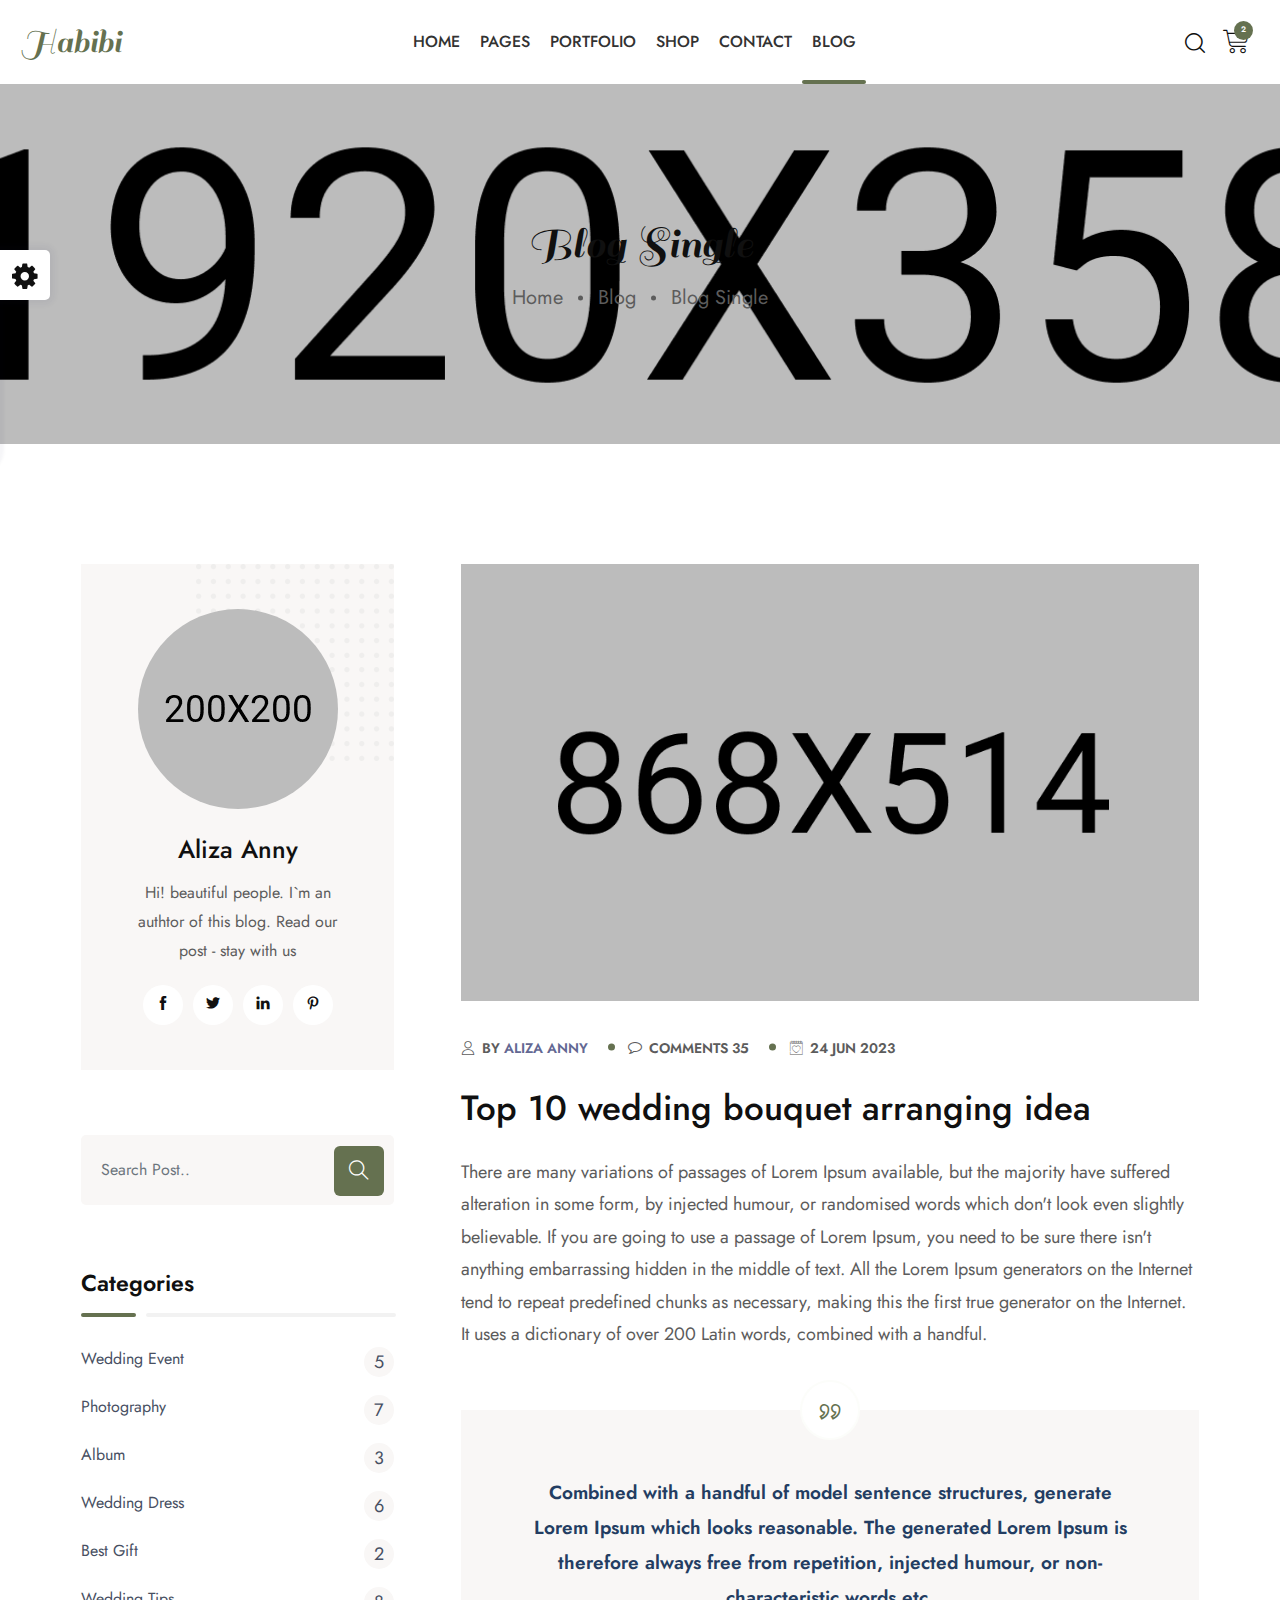
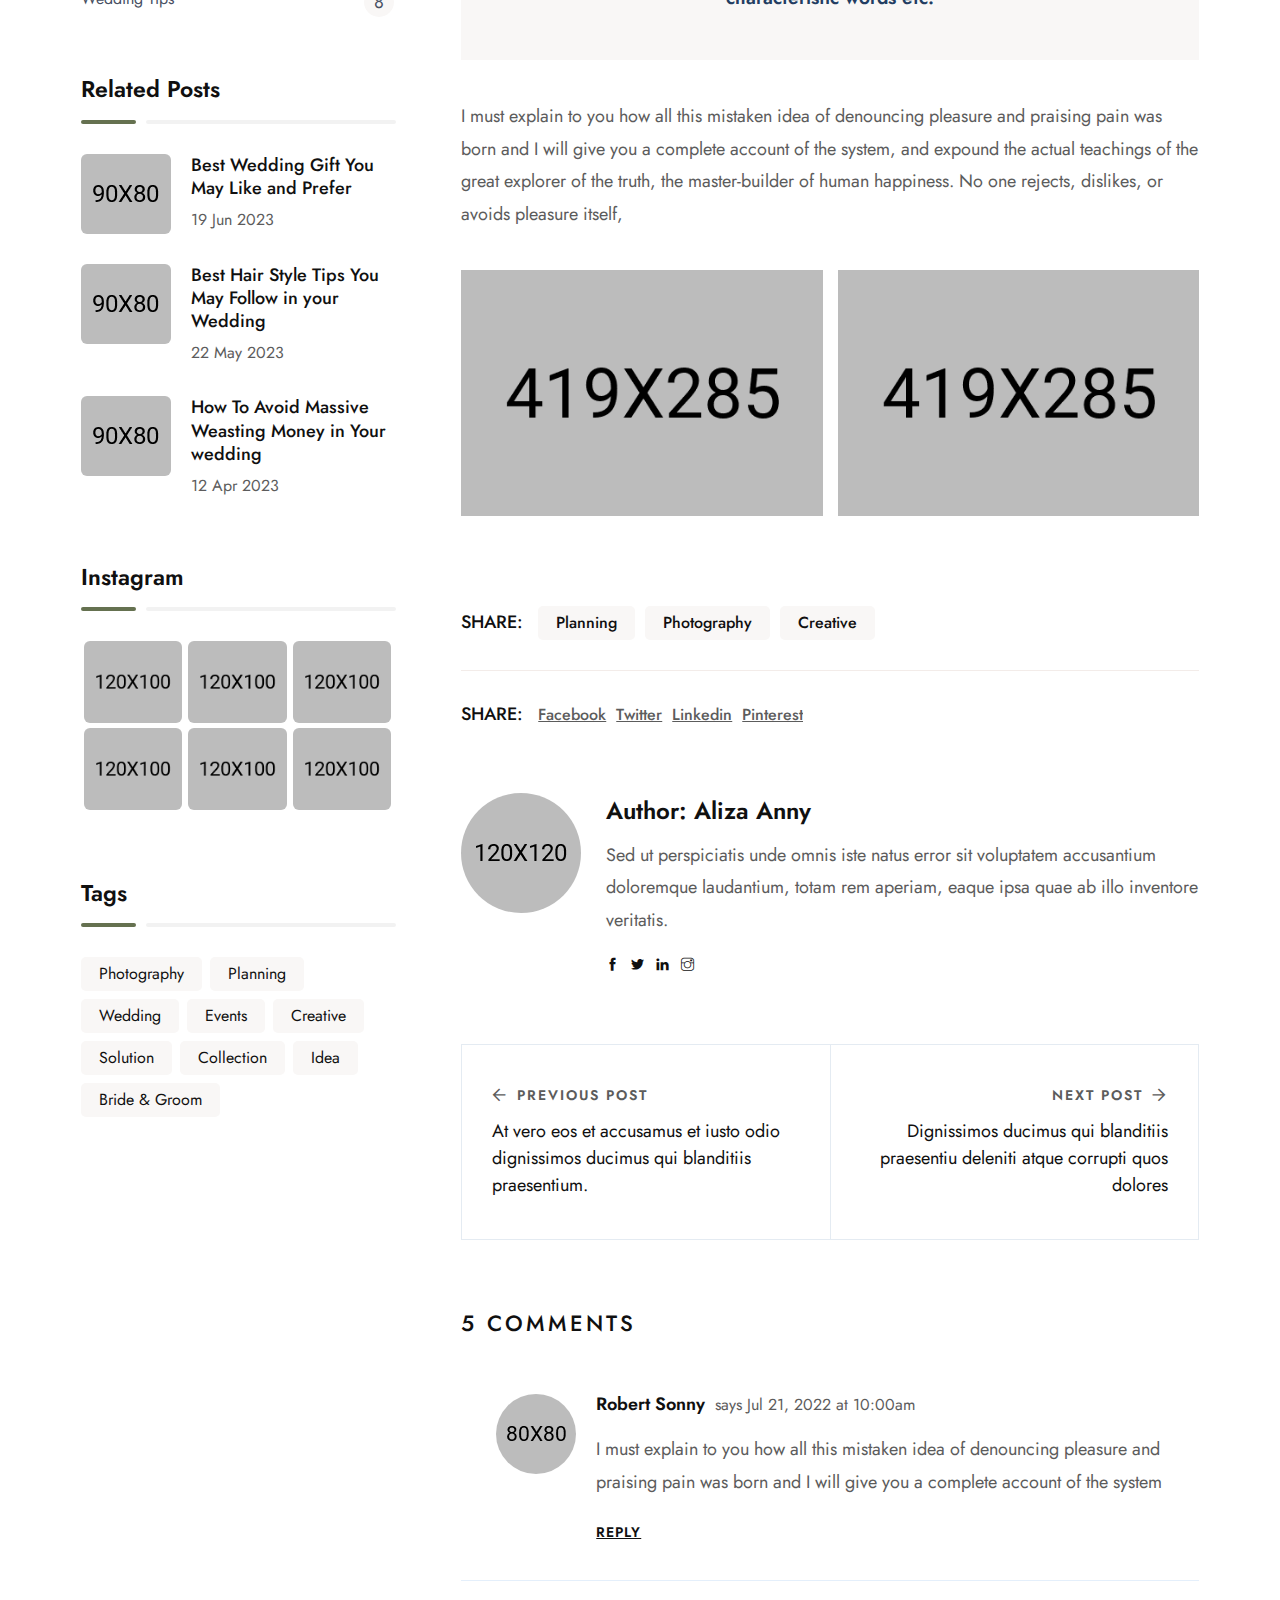
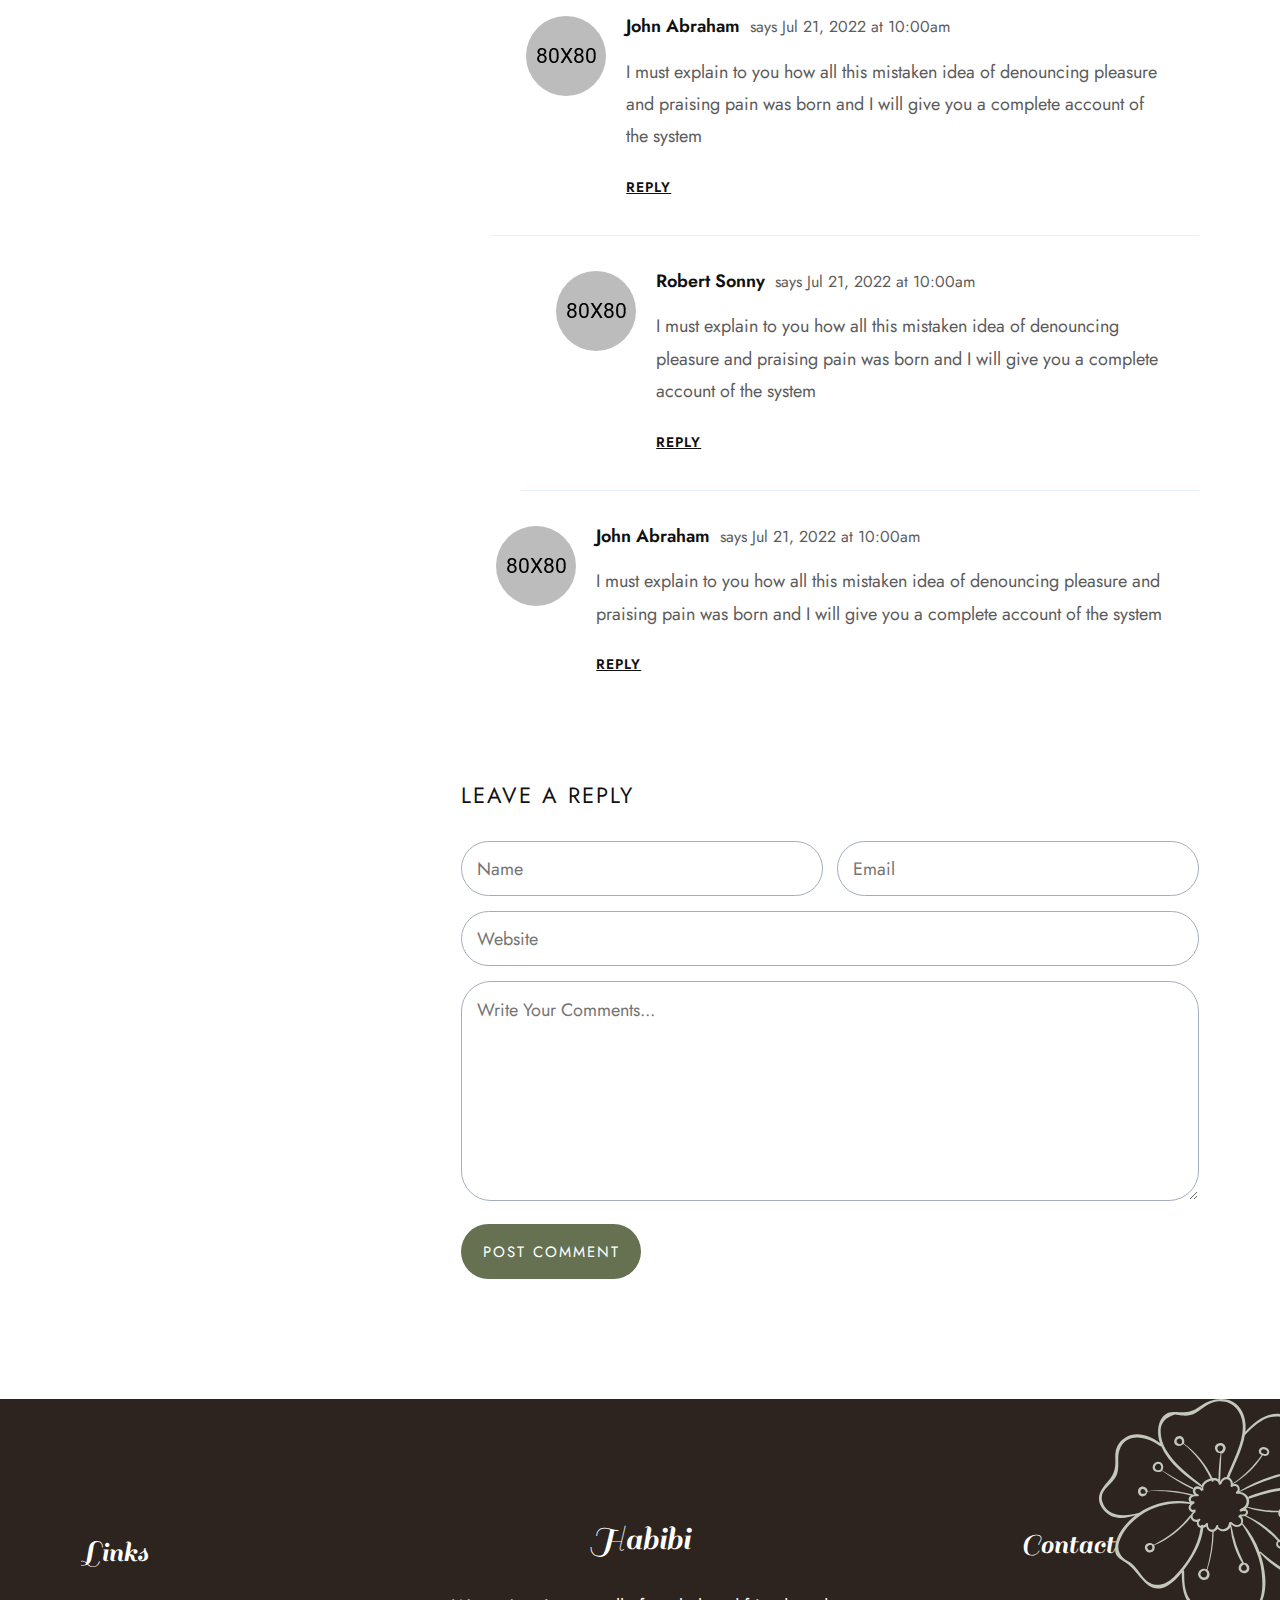
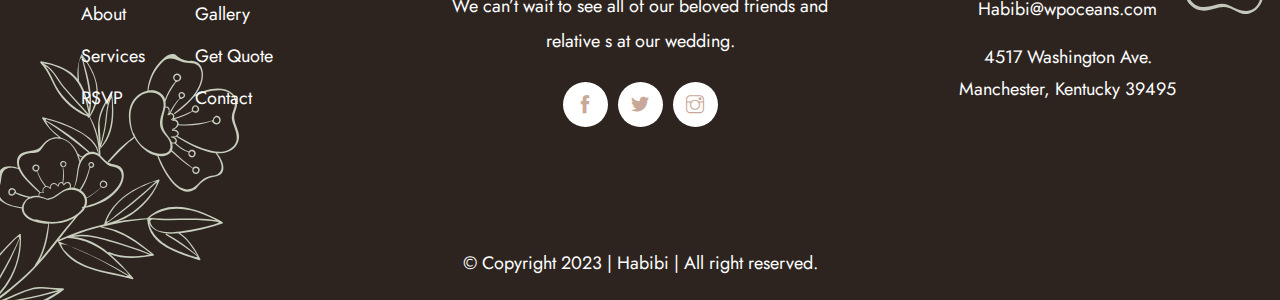
<file: blog-single-left-sidebar.html>
<!DOCTYPE html>
<html lang="en">

<head>
    <meta charset="utf-8">
    <meta http-equiv="X-UA-Compatible" content="IE=edge">
    <meta name="viewport" content="width=device-width, initial-scale=1">
    <meta name="author" content="wpOceans">
    <link rel="shortcut icon" type="image/png" href="assets/images/favicon.png">
    <title> Habibi - Wedding & Wedding Planner HTML5 Template</title>
    <link href="assets/css/themify-icons.css" rel="stylesheet">
    <link href="assets/css/font-awesome.min.css" rel="stylesheet">
    <link href="assets/css/flaticon.css" rel="stylesheet">
    <link href="assets/css/bootstrap.min.css" rel="stylesheet">
    <link href="assets/css/animate.css" rel="stylesheet">
    <link href="assets/css/owl.carousel.css" rel="stylesheet">
    <link href="assets/css/owl.theme.css" rel="stylesheet">
    <link href="assets/css/slick.css" rel="stylesheet">
    <link href="assets/css/slick-theme.css" rel="stylesheet">
    <link href="assets/css/swiper.min.css" rel="stylesheet">
    <link href="assets/css/nice-select.css" rel="stylesheet">
    <link href="assets/css/owl.transitions.css" rel="stylesheet">
    <link href="assets/css/jquery.fancybox.css" rel="stylesheet">
    <link href="assets/css/odometer-theme-default.css" rel="stylesheet">
    <link href="assets/css/jquery-ui.css" rel="stylesheet">
    <link href="assets/sass/style.css" rel="stylesheet">
</head>

<body>

    <!-- start page-wrapper -->
    <div class="page-wrapper">
        <!-- start preloader -->
        <div class="preloader">
            <div class="vertical-centered-box">
                <div class="content">
                    <div class="loader-circle"></div>
                    <div class="loader-line-mask">
                        <div class="loader-line"></div>
                    </div>
                    <img src="assets/images/preloader.gif" alt="">
                </div>
            </div>
        </div>
        <!-- end preloader -->
        <!-- Start header -->
        <header id="header">
            <div class="wpo-site-header wpo-header-style-3">
                <nav class="navigation navbar navbar-expand-lg navbar-light">
                    <div class="container-fluid">
                        <div class="row align-items-center">
                            <div class="col-lg-3 col-md-3 col-3 d-lg-none dl-block">
                                <div class="mobail-menu">
                                    <button type="button" class="navbar-toggler open-btn">
                                        <span class="sr-only">Toggle navigation</span>
                                        <span class="icon-bar first-angle"></span>
                                        <span class="icon-bar middle-angle"></span>
                                        <span class="icon-bar last-angle"></span>
                                    </button>
                                </div>
                            </div>
                            <div class="col-lg-2 col-md-6 col-6">
                                <div class="navbar-header">
                                    <a class="navbar-brand" href="index.html">Habibi</a>
                                </div>
                            </div>
                            <div class="col-lg-8 col-md-1 col-1">
                                <div id="navbar" class="collapse navbar-collapse navigation-holder">
                                    <button class="menu-close"><i class="ti-close"></i></button>
                                    <ul class="nav navbar-nav mb-2 mb-lg-0">
                                        <li class="menu-item-has-children">
                                            <a href="#">Home</a>
                                            <ul class="sub-menu">
                                                <li><a href="index.html">Wedding Home 1</a></li>
                                                <li><a href="index-2.html">Wedding Home 2</a></li>
                                                <li><a href="index-3.html">Announcement Home 1</a></li>
                                                <li><a href="index-4.html">Announcement Home 2</a></li>
                                                <li><a href="index-5.html">Muslim Wedding Home</a></li>
                                                <li><a href="index-6.html">Asian Wedding Home</a></li>
                                                <li><a href="index-rtl.html">Muslim Wedding Home(RTL)</a></li>
                                                <li><a href="invitation-1.html">Wedding Invitation 1</a></li>
                                                <li><a href="invitation-2.html">Wedding Invitation 2</a></li>
                                                <li class="menu-item-has-children">
                                                    <a href="#">Event Planner Homes</a>
                                                    <ul class="sub-menu">
                                                        <li><a href="index-7.html">Wedding Planner 1</a></li>
                                                        <li><a href="index-8.html">Wedding Planner 2</a></li>
                                                        <li><a href="index-9.html">Wedding Planner 3</a></li>
                                                    </ul>
                                                </li>
                                                <li class="menu-item-has-children">
                                                    <a href="#">Wedding Shop Homes</a>
                                                    <ul class="sub-menu">
                                                        <li><a href="shop-home.html">Bridal Shop</a></li>
                                                        <li><a href="shop-home-2.html">Wedding Bouquet Shop</a></li>
                                                        <li><a href="shop-home-video-bg.html">Bouquet Shop Video Bg</a>
                                                        </li>
                                                        <li><a href="shop-home-3.html">Wedding Cake Shop</a></li>
                                                    </ul>
                                                </li>
                                            </ul>
                                        </li>
                                        <li class="menu-item-has-children">
                                            <a href="#">Pages</a>
                                            <ul class="sub-menu">
                                                <li><a href="about.html">About</a></li>
                                                <li class="menu-item-has-children">
                                                    <a href="story.html">Our Story</a>
                                                    <ul class="sub-menu">
                                                        <li><a href="story.html">Our Story Style 1</a></li>
                                                        <li><a href="story-2.html">Our Story Style 2</a></li>
                                                        <li><a href="story-3.html">Our Story Style 3</a></li>
                                                        <li><a href="story-4.html">Our Story Style 4</a></li>
                                                        <li><a href="story-5.html">Our Story Style 5</a></li>
                                                        <li><a href="story-6.html">Our Story Style 6</a></li>
                                                    </ul>
                                                </li>
                                                <li><a href="accomodation.html">Accomodation</a></li>
                                                <li class="menu-item-has-children">
                                                    <a href="rsvp.html">RSVP</a>
                                                    <ul class="sub-menu">
                                                        <li><a href="rsvp.html">RSVP Style 1</a></li>
                                                        <li><a href="rsvp-2.html">RSVP Style 2</a></li>
                                                        <li><a href="rsvp-3.html">RSVP Style 3</a></li>
                                                        <li><a href="rsvp-4.html">RSVP Style 4</a></li>
                                                        <li><a href="rsvp-5.html">RSVP Style 5</a></li>
                                                        <li><a href="rsvp-6.html">RSVP Style 6</a></li>
                                                        <li><a href="rsvp-7.html">RSVP Style 7</a></li>
                                                    </ul>
                                                </li>
                                                <li><a href="gallery.html">Gallery</a></li>
                                                <li><a href="planner.html">Planners</a></li>
                                                <li><a href="team-single.html">Planner Single</a></li>
                                                <li><a href="groom-bride.html">Brides & Grooms</a></li>
                                                <li class="menu-item-has-children">
                                                    <a href="service.html">Serevice</a>
                                                    <ul class="sub-menu">
                                                        <li><a href="service.html">Serevice</a></li>
                                                        <li><a href="service-s2.html">Serevice S2</a></li>
                                                        <li><a href="service-s3.html">Serevice S3</a></li>
                                                        <li><a href="service-single.html">Serevice Single</a></li>
                                                    </ul>
                                                </li>
                                                <li><a href="pricing.html">Pricing</a></li>
                                                <li class="menu-item-has-children">
                                                    <a href="#">Auth Pages</a>
                                                    <ul class="sub-menu">
                                                        <li><a href="login.html">Login</a>
                                                        </li>
                                                        <li><a href="register.html">Register</a></li>
                                                        <li><a href="forgot.html">Forgot Password</a></li>
                                                    </ul>
                                                </li>
                                                <li><a href="coming.html">Coming Soon</a></li>
                                                <li><a href="404.html">404 Error</a></li>
                                            </ul>
                                        </li>
                                        <li class="menu-item-has-children">
                                            <a href="portfolio-grid.html">Portfolio</a>
                                            <ul class="sub-menu">
                                                <li><a href="portfolio-grid.html">Portfolio Grid</a></li>
                                                <li><a href="portfolio-masonary.html">Portfolio Masonary</a></li>
                                                <li><a href="portfolio-masonary-s2.html">Portfolio Masonary S2</a></li>
                                                <li><a href="portfolio-masonary-s3.html">Portfolio Masonary S3</a></li>                                     
                                                <li><a href="portfolio-single.html">Portfolio Single</a></li>
                                            </ul>
                                        </li>
                                        <li class="menu-item-has-children">
                                            <a href="shop.html">Shop</a>
                                            <ul class="sub-menu">
                                                <li><a href="shop.html">Shop</a></li>
                                                <li><a href="shop-single.html">Shop Single</a></li>
                                                <li><a href="cart.html">Cart</a></li>
                                                <li><a href="wishlist.html">Wishlist</a></li>
                                                <li><a href="checkout.html">Checkout</a></li>
                                            </ul>
                                        </li>
                                        <li><a href="contact.html">Contact</a></li>
                                        <li class="menu-item-has-children">
                                            <a class="active" href="blog.html">Blog</a>
                                            <ul class="sub-menu">
                                                <li><a href="blog.html">Blog right sidebar</a></li>
                                                <li><a href="blog-left-sidebar.html">Blog left sidebar</a></li>
                                                <li><a href="blog-fullwidth.html">Blog fullwidth</a></li>
                                                <li class="menu-item-has-children">
                                                    <a href="#">Blog details</a>
                                                    <ul class="sub-menu">
                                                        <li><a href="blog-single.html">Blog details right sidebar</a>
                                                        </li>
                                                        <li><a class="active" href="blog-single-left-sidebar.html">Blog details left
                                                                sidebar</a></li>
                                                        <li><a href="blog-single-fullwidth.html">Blog details
                                                                fullwidth</a></li>
                                                    </ul>
                                                </li>
                                            </ul>
                                        </li>
                                    </ul>

                                </div><!-- end of nav-collapse -->
                            </div>
                            <div class="col-lg-2 col-md-2 col-2">
                                <div class="header-right">
                                    <div class="header-search-form-wrapper">
                                        <div class="cart-search-contact">
                                            <button class="search-toggle-btn"><i
                                                    class="fi flaticon-search"></i></button>
                                            <div class="header-search-form">
                                                <form>
                                                    <div>
                                                        <input type="text" class="form-control"
                                                            placeholder="Search here...">
                                                        <button type="submit"><i
                                                                class="fi flaticon-search"></i></button>
                                                    </div>
                                                </form>
                                            </div>
                                        </div>
                                    </div>
                                    <div class="mini-cart">
                                        <button class="cart-toggle-btn"> <i class="fi flaticon-shopping-cart"></i>
                                            <span class="cart-count">2</span></button>
                                        <div class="mini-cart-content">
                                            <button class="mini-cart-close"><i class="ti-close"></i></button>
                                            <div class="mini-cart-items">
                                                <div class="mini-cart-item clearfix">
                                                    <div class="mini-cart-item-image">
                                                        <a href="shop.html"><img
                                                                src="assets/images/shop/mini-cart/img-1.jpg" alt></a>
                                                    </div>
                                                    <div class="mini-cart-item-des">
                                                        <a href="shop.html">Wedding Gown</a>
                                                        <span class="mini-cart-item-price">$20.15 x 1</span>
                                                        <span class="mini-cart-item-quantity"><a href="#"><i
                                                                    class="ti-close"></i></a></span>
                                                    </div>
                                                </div>
                                                <div class="mini-cart-item clearfix">
                                                    <div class="mini-cart-item-image">
                                                        <a href="shop.html"><img
                                                                src="assets/images/shop/mini-cart/img-2.jpg" alt></a>
                                                    </div>
                                                    <div class="mini-cart-item-des">
                                                        <a href="shop.html">Bridal Flower</a>
                                                        <span class="mini-cart-item-price">$13.25 x 2</span>
                                                        <span class="mini-cart-item-quantity"><a href="#"><i
                                                                    class="ti-close"></i></a></span>
                                                    </div>
                                                </div>
                                            </div>
                                            <div class="mini-cart-action clearfix">
                                                <span class="mini-checkout-price">Subtotal:
                                                    <span>$215.14</span></span>
                                                <div class="mini-btn">
                                                    <a href="checkout.html" class="view-cart-btn s1">Checkout</a>
                                                    <a href="cart.html" class="view-cart-btn">View Cart</a>
                                                </div>
                                            </div>
                                        </div>
                                    </div>
                                </div>
                            </div>
                        </div>
                    </div><!-- end of container -->
                </nav>
            </div>
        </header>
        <!-- end of header -->
        <!-- start wpo-page-title -->
        <section class="wpo-page-title">
            <div class="container">
                <div class="row">
                    <div class="col col-xs-12">
                        <div class="wpo-breadcumb-wrap">
                            <h2>Blog Single</h2>
                            <ol class="wpo-breadcumb-wrap">
                                <li><a href="index.html">Home</a></li>
                                <li>Blog</li>
                                <li>Blog Single</li>
                            </ol>
                        </div>
                    </div>
                </div> <!-- end row -->
            </div> <!-- end container -->
        </section>
        <!-- end page-title -->

        <!-- start wpo-blog-single-section -->
        <section class="wpo-blog-single-section wpo-blog-single-left-sidebar-section section-padding">
            <div class="container">
                <div class="row">
                    <div class="col col-lg-8 col-12 order-lg-2">
                        <div class="wpo-blog-content">
                            <div class="post format-standard-image">
                                <div class="entry-media">
                                    <img src="assets/images/blog/img-13.jpg" alt>
                                </div>
                                <div class="entry-meta">
                                    <ul>
                                        <li><i class="fi flaticon-user"></i> By <a href="#">Aliza Anny</a> </li>
                                        <li><i class="fi flaticon-comment-white-oval-bubble"></i> Comments 35 </li>
                                        <li><i class="fi flaticon-calendar"></i> 24 JUN 2023</li>
                                    </ul>
                                </div>
                                <h2>Top 10 wedding bouquet arranging idea</h2>
                                <p>There are many variations of passages of Lorem Ipsum available, but the majority have
                                    suffered alteration in some form, by injected humour, or randomised words which
                                    don't look even slightly believable. If you are going to use a passage of Lorem
                                    Ipsum, you need to be sure there isn't anything embarrassing hidden in the middle of
                                    text. All the Lorem Ipsum generators on the Internet tend to repeat predefined
                                    chunks as necessary, making this the first true generator on the Internet. It uses a
                                    dictionary of over 200 Latin words, combined with a handful.</p>
                                <blockquote>
                                    Combined with a handful of model sentence structures, generate Lorem Ipsum which
                                    looks reasonable. The generated Lorem Ipsum is therefore always free from
                                    repetition, injected humour, or non-characteristic words etc.
                                </blockquote>
                                <p>I must explain to you how all this mistaken idea of denouncing pleasure and praising
                                    pain was born and I will give you a complete account of the system, and expound the
                                    actual teachings of the great explorer of the truth, the master-builder of human
                                    happiness. No one rejects, dislikes, or avoids pleasure itself,</p>

                                <div class="gallery">
                                    <div>
                                        <img src="assets/images/blog-details/1.jpg" alt="">
                                    </div>
                                    <div>
                                        <img src="assets/images/blog-details/2.jpg" alt="">
                                    </div>
                                </div>
                            </div>

                            <div class="tag-share clearfix">
                                <div class="tag">
                                    <span>Share: </span>
                                    <ul>
                                        <li><a href="#">Planning</a></li>
                                        <li><a href="#">photography</a></li>
                                        <li><a href="#"> creative</a></li>
                                    </ul>
                                </div>
                            </div> <!-- end tag-share -->
                            <div class="tag-share-s2 clearfix">
                                <div class="tag">
                                    <span>Share: </span>
                                    <ul>
                                        <li><a href="#">facebook</a></li>
                                        <li><a href="#">twitter</a></li>
                                        <li><a href="#">linkedin</a></li>
                                        <li><a href="#">pinterest</a></li>
                                    </ul>
                                </div>
                            </div> <!-- end tag-share -->

                            <div class="author-box">
                                <div class="author-avatar">
                                    <a href="#" target="_blank"><img src="assets/images/blog-details/author.jpg"
                                            alt></a>
                                </div>
                                <div class="author-content">
                                    <a href="#" class="author-name">Author: Aliza Anny</a>
                                    <p>Sed ut perspiciatis unde omnis iste natus error sit voluptatem accusantium
                                        doloremque laudantium, totam rem aperiam, eaque ipsa quae ab illo inventore
                                        veritatis.</p>
                                    <div class="socials">
                                        <ul class="social-link">
                                            <li><a href="#"><i class="ti-facebook"></i></a></li>
                                            <li><a href="#"><i class="ti-twitter-alt"></i></a></li>
                                            <li><a href="#"><i class="ti-linkedin"></i></a></li>
                                            <li><a href="#"><i class="ti-instagram"></i></a></li>
                                        </ul>
                                    </div>
                                </div>
                            </div> <!-- end author-box -->

                            <div class="more-posts">
                                <div class="previous-post">
                                    <a href="blog.html">
                                        <span class="post-control-link">Previous Post</span>
                                        <span class="post-name">At vero eos et accusamus et iusto odio dignissimos
                                            ducimus qui blanditiis praesentium.</span>
                                    </a>
                                </div>
                                <div class="next-post">
                                    <a href="blog-left-sidebar.html">
                                        <span class="post-control-link">Next Post</span>
                                        <span class="post-name">Dignissimos ducimus qui blanditiis praesentiu deleniti
                                            atque corrupti quos dolores</span>
                                    </a>
                                </div>
                            </div>

                            <div class="comments-area">
                                <div class="comments-section">
                                    <h3 class="comments-title">5 Comments</h3>
                                    <ol class="comments">
                                        <li class="comment even thread-even depth-1" id="comment-1">
                                            <div id="div-comment-1">
                                                <div class="comment-theme">
                                                    <div class="comment-image"><img
                                                            src="assets/images/blog-details/comments-author/img-1.jpg"
                                                            alt></div>
                                                </div>
                                                <div class="comment-main-area">
                                                    <div class="comment-wrapper">
                                                        <div class="comments-meta">
                                                            <h4>Robert Sonny <span class="comments-date">says Jul 21,
                                                                    2022 at 10:00am</span></h4>
                                                        </div>
                                                        <div class="comment-area">
                                                            <p>I must explain to you how all this mistaken idea of
                                                                denouncing pleasure and praising pain was born and I
                                                                will give you a complete account of the system</p>
                                                            <div class="comments-reply">
                                                                <a class="comment-reply-link"
                                                                    href="#"><span>Reply</span></a>
                                                            </div>
                                                        </div>
                                                    </div>
                                                </div>
                                            </div>
                                            <ul class="children">
                                                <li class="comment">
                                                    <div>
                                                        <div class="comment-theme">
                                                            <div class="comment-image"><img
                                                                    src="assets/images/blog-details/comments-author/img-2.jpg"
                                                                    alt></div>
                                                        </div>
                                                        <div class="comment-main-area">
                                                            <div class="comment-wrapper">
                                                                <div class="comments-meta">
                                                                    <h4>John Abraham <span class="comments-date">says
                                                                            Jul 21, 2022 at 10:00am</span></h4>
                                                                </div>
                                                                <div class="comment-area">
                                                                    <p>I must explain to you how all this mistaken idea
                                                                        of denouncing pleasure and praising pain was
                                                                        born and I will give you a complete account of
                                                                        the system</p>
                                                                    <div class="comments-reply">
                                                                        <a class="comment-reply-link"
                                                                            href="#"><span>Reply</span></a>
                                                                    </div>
                                                                </div>
                                                            </div>
                                                        </div>
                                                    </div>
                                                    <ul>
                                                        <li class="comment">
                                                            <div>
                                                                <div class="comment-theme">
                                                                    <div class="comment-image"><img
                                                                            src="assets/images/blog-details/comments-author/img-3.jpg"
                                                                            alt></div>
                                                                </div>
                                                                <div class="comment-main-area">
                                                                    <div class="comment-wrapper">
                                                                        <div class="comments-meta">
                                                                            <h4>Robert Sonny <span
                                                                                    class="comments-date">says Jul 21,
                                                                                    2022 at 10:00am</span></h4>
                                                                        </div>
                                                                        <div class="comment-area">
                                                                            <p>I must explain to you how all this
                                                                                mistaken idea of denouncing pleasure and
                                                                                praising pain was born and I will give
                                                                                you a complete account of the system</p>
                                                                            <div class="comments-reply">
                                                                                <a class="comment-reply-link"
                                                                                    href="#"><span>Reply</span></a>
                                                                            </div>
                                                                        </div>
                                                                    </div>
                                                                </div>
                                                            </div>
                                                        </li>
                                                    </ul>
                                                </li>
                                            </ul>
                                        </li>

                                        <li class="comment">
                                            <div>
                                                <div class="comment-theme">
                                                    <div class="comment-image"><img
                                                            src="assets/images/blog-details/comments-author/img-1.jpg"
                                                            alt></div>
                                                </div>
                                                <div class="comment-main-area">
                                                    <div class="comment-wrapper">
                                                        <div class="comments-meta">
                                                            <h4>John Abraham <span class="comments-date">says Jul 21,
                                                                    2022 at 10:00am</span></h4>
                                                        </div>
                                                        <div class="comment-area">
                                                            <p>I must explain to you how all this mistaken idea of
                                                                denouncing pleasure and praising pain was born and I
                                                                will give you a complete account of the system</p>
                                                            <div class="comments-reply">
                                                                <a class="comment-reply-link"
                                                                    href="#"><span>Reply</span></a>
                                                            </div>
                                                        </div>
                                                    </div>
                                                </div>
                                            </div>
                                        </li>
                                    </ol>
                                </div> <!-- end comments-section -->

                                <div class="comment-respond">
                                    <h3 class="comment-reply-title">Leave a reply</h3>
                                    <form class="comment-form">
                                        <div class="form-inputs">
                                            <input placeholder="Name" type="text">
                                            <input placeholder="Email" type="email">
                                            <input placeholder="Website" type="url">
                                        </div>
                                        <div class="form-textarea">
                                            <textarea id="comment" placeholder="Write Your Comments..."></textarea>
                                        </div>
                                        <div class="form-submit">
                                            <input id="submit" value="Post Comment" type="submit">
                                        </div>
                                    </form>
                                </div>
                            </div> <!-- end comments-area -->
                        </div>
                    </div>
                    <div class="col col-lg-4 order-lg-1">
                        <div class="blog-sidebar">
                            <div class="widget about-widget">
                                <div class="img-holder">
                                    <img src="assets/images/blog/about-widget.jpg" alt>
                                </div>
                                <h4>Aliza Anny</h4>
                                <p>Hi! beautiful people. I`m an authtor of this blog. Read our post - stay with us</p>
                                <div class="social">
                                    <ul class="clearfix">
                                        <li><a href="#"><i class="ti-facebook"></i></a></li>
                                        <li><a href="#"><i class="ti-twitter-alt"></i></a></li>
                                        <li><a href="#"><i class="ti-linkedin"></i></a></li>
                                        <li><a href="#"><i class="ti-pinterest"></i></a></li>
                                    </ul>
                                </div>
                                <div class="aw-shape">
                                    <img src="assets/images/blog/ab.png" alt="">
                                </div>
                            </div>
                            <div class="widget search-widget">
                                <form>
                                    <div>
                                        <input type="text" class="form-control" placeholder="Search Post..">
                                        <button type="submit"><i class="ti-search"></i></button>
                                    </div>
                                </form>
                            </div>
                            <div class="widget category-widget">
                                <h3>Categories</h3>
                                <ul>
                                    <li><a href="blog.html">Wedding Event <span>5</span></a></li>
                                    <li><a href="blog.html">Photography <span>7</span></a></li>
                                    <li><a href="blog.html">Album <span>3</span></a></li>
                                    <li><a href="blog.html">Wedding Dress<span>6</span></a></li>
                                    <li><a href="blog.html">Best Gift <span>2</span></a></li>
                                    <li><a href="blog.html">Wedding Tips <span>8</span></a></li>
                                </ul>
                            </div>
                            <div class="widget recent-post-widget">
                                <h3>Related Posts</h3>
                                <div class="posts">
                                    <div class="post">
                                        <div class="img-holder">
                                            <img src="assets/images/recent-posts/img-1.jpg" alt>
                                        </div>
                                        <div class="details">
                                            <h4><a href="blog-single.html">Best Wedding Gift You May Like and Prefer</a>
                                            </h4>
                                            <span class="date">19 Jun 2023 </span>
                                        </div>
                                    </div>
                                    <div class="post">
                                        <div class="img-holder">
                                            <img src="assets/images/recent-posts/img-2.jpg" alt>
                                        </div>
                                        <div class="details">
                                            <h4><a href="blog-single.html">Best Hair Style Tips You May Follow in your
                                                    Wedding</a></h4>
                                            <span class="date">22 May 2023 </span>
                                        </div>
                                    </div>
                                    <div class="post">
                                        <div class="img-holder">
                                            <img src="assets/images/recent-posts/img-3.jpg" alt>
                                        </div>
                                        <div class="details">
                                            <h4><a href="blog-single.html">How To Avoid Massive Weasting Money in Your
                                                    wedding</a></h4>
                                            <span class="date">12 Apr 2023 </span>
                                        </div>
                                    </div>
                                </div>
                            </div>
                            <div class="widget wpo-instagram-widget">
                                <div class="widget-title">
                                    <h3>Instagram</h3>
                                </div>
                                <ul class="d-flex">
                                    <li><a href="portfolio-single.html"><img src="assets/images/instragram/1.jpg"
                                                alt=""></a></li>
                                    <li><a href="portfolio-single.html"><img src="assets/images/instragram/2.jpg"
                                                alt=""></a></li>
                                    <li><a href="portfolio-single.html"><img src="assets/images/instragram/3.jpg"
                                                alt=""></a></li>
                                    <li><a href="portfolio-single.html"><img src="assets/images/instragram/4.jpg"
                                                alt=""></a></li>
                                    <li><a href="portfolio-single.html"><img src="assets/images/instragram/5.jpg"
                                                alt=""></a></li>
                                    <li><a href="portfolio-single.html"><img src="assets/images/instragram/6.jpg"
                                                alt=""></a></li>
                                </ul>
                            </div>
                            <div class="widget tag-widget">
                                <h3>Tags</h3>
                                <ul>
                                    <li><a href="#">photography</a></li>
                                    <li><a href="#">Planning</a></li>
                                    <li><a href="#">wedding</a></li>
                                    <li><a href="#">events</a></li>
                                    <li><a href="#">creative</a></li>
                                    <li><a href="#">Solution</a></li>
                                    <li><a href="#">collection</a></li>
                                    <li><a href="#">Idea</a></li>
                                    <li><a href="#">bride & groom</a></li>
                                </ul>
                            </div>
                        </div>
                    </div>
                </div>
            </div> <!-- end container -->
        </section>
        <!-- end wpo-blog-single-section -->

        <!-- start of wpo-site-footer-section -->
        <footer class="wpo-site-footer-s2">
            <div class="wpo-upper-footer">
                <div class="container">
                    <div class="row align-items-center">
                        <div class="col col-xl-3  col-lg-4 col-md-6 col-sm-12 col-12">
                            <div class="widget link-widget">
                                <div class="widget-title">
                                    <h3>Links</h3>
                                </div>
                                <div class="link-wrap">
                                    <ul>
                                        <li><a href="about.html">About</a></li>
                                        <li><a href="service.html">Services</a></li>
                                        <li><a href="rsvp.html">RSVP</a></li>
                                    </ul>
                                    <ul>
                                        <li><a href="gallery.html">Gallery</a></li>
                                        <li><a href="index.html">Get Quote</a></li>
                                        <li><a href="contact.html">Contact</a></li>
                                    </ul>
                                </div>
                            </div>
                        </div>
                        <div class="col col-xl-6 col-lg-4 col-md-6 col-sm-12 col-12">
                            <div class="widget about-widget">
                                <div class="logo widget-title">
                                    <a class="logo" href="index.html">Habibi</a>
                                </div>
                                <p>We can’t wait to see all of our beloved friends
                                    and relative s at our wedding.</p>
                                <ul>
                                    <li>
                                        <a href="#">
                                            <i class="ti-facebook"></i>
                                        </a>
                                    </li>
                                    <li>
                                        <a href="#">
                                            <i class="ti-twitter-alt"></i>
                                        </a>
                                    </li>
                                    <li>
                                        <a href="#">
                                            <i class="ti-instagram"></i>
                                        </a>
                                    </li>
                                </ul>
                            </div>
                        </div>

                        <div class="col col-xl-3  col-lg-4 col-md-6 col-sm-12 col-12">
                            <div class="widget wpo-service-link-widget">
                                <div class="widget-title">
                                    <h3>Contact </h3>
                                </div>
                                <div class="contact-ft">
                                    <p>Habibi@wpoceans.com</p>
                                    <p>4517 Washington Ave. Manchester,
                                        Kentucky 39495</p>
                                </div>
                            </div>
                        </div>
                    </div>
                </div> <!-- end container -->
            </div>
            <div class="wpo-lower-footer">
                <div class="container">
                    <div class="row">
                        <div class="col col-xs-12">
                            <p class="copyright"> &copy; Copyright 2023 | <a href="index.html">Habibi</a> | All right
                                reserved.</p>
                        </div>
                    </div>
                </div>
            </div>
            <div class="ft-shape-1">
                <img src="assets/images/footer-shape-1.svg" alt="">
            </div>
            <div class="ft-shape-2">
                <img src="assets/images/footer-shape-2.svg" alt="">
            </div>
        </footer>
        <!-- end of wpo-site-footer-section -->
        <!-- color-switcher -->
        <div class="color-switcher-wrap">
            <div class="color-switcher-item">
                <div class="color-toggle-btn">
                    <i class="fa fa-cog"></i>
                </div>
                <ul id="switcher">
                    <li class="btn btn1" id="Button1"></li>
                    <li class="btn btn2" id="Button2"></li>
                    <li class="btn btn3" id="Button3"></li>
                    <li class="btn btn4" id="Button4"></li>
                    <li class="btn btn5" id="Button5"></li>
                    <li class="btn btn6" id="Button6"></li>
                    <li class="btn btn7" id="Button7"></li>
                    <li class="btn btn8" id="Button8"></li>
                    <li class="btn btn9" id="Button9"></li>
                    <li class="btn btn10" id="Button10"></li>
                    <li class="btn btn11" id="Button11"></li>
                    <li class="btn btn12" id="Button12"></li>
                    <li class="btn btn13" id="Button13"></li>
                    <li class="btn btn14" id="Button14"></li>
                    <li class="btn btn15" id="Button15"></li>
                </ul>
            </div>
        </div>

    </div>
    <!-- end of page-wrapper -->

    <!-- All JavaScript files
    ================================================== -->
    <script src="assets/js/jquery.min.js"></script>
    <script src="assets/js/bootstrap.bundle.min.js"></script>
    <!-- Plugins for this template -->
    <script src="assets/js/modernizr.custom.js"></script>
    <script src="assets/js/jquery-plugin-collection.js"></script>
    <!-- Custom script for this template -->
    <script src="assets/js/script.js"></script>
</body>

</html>
</file>
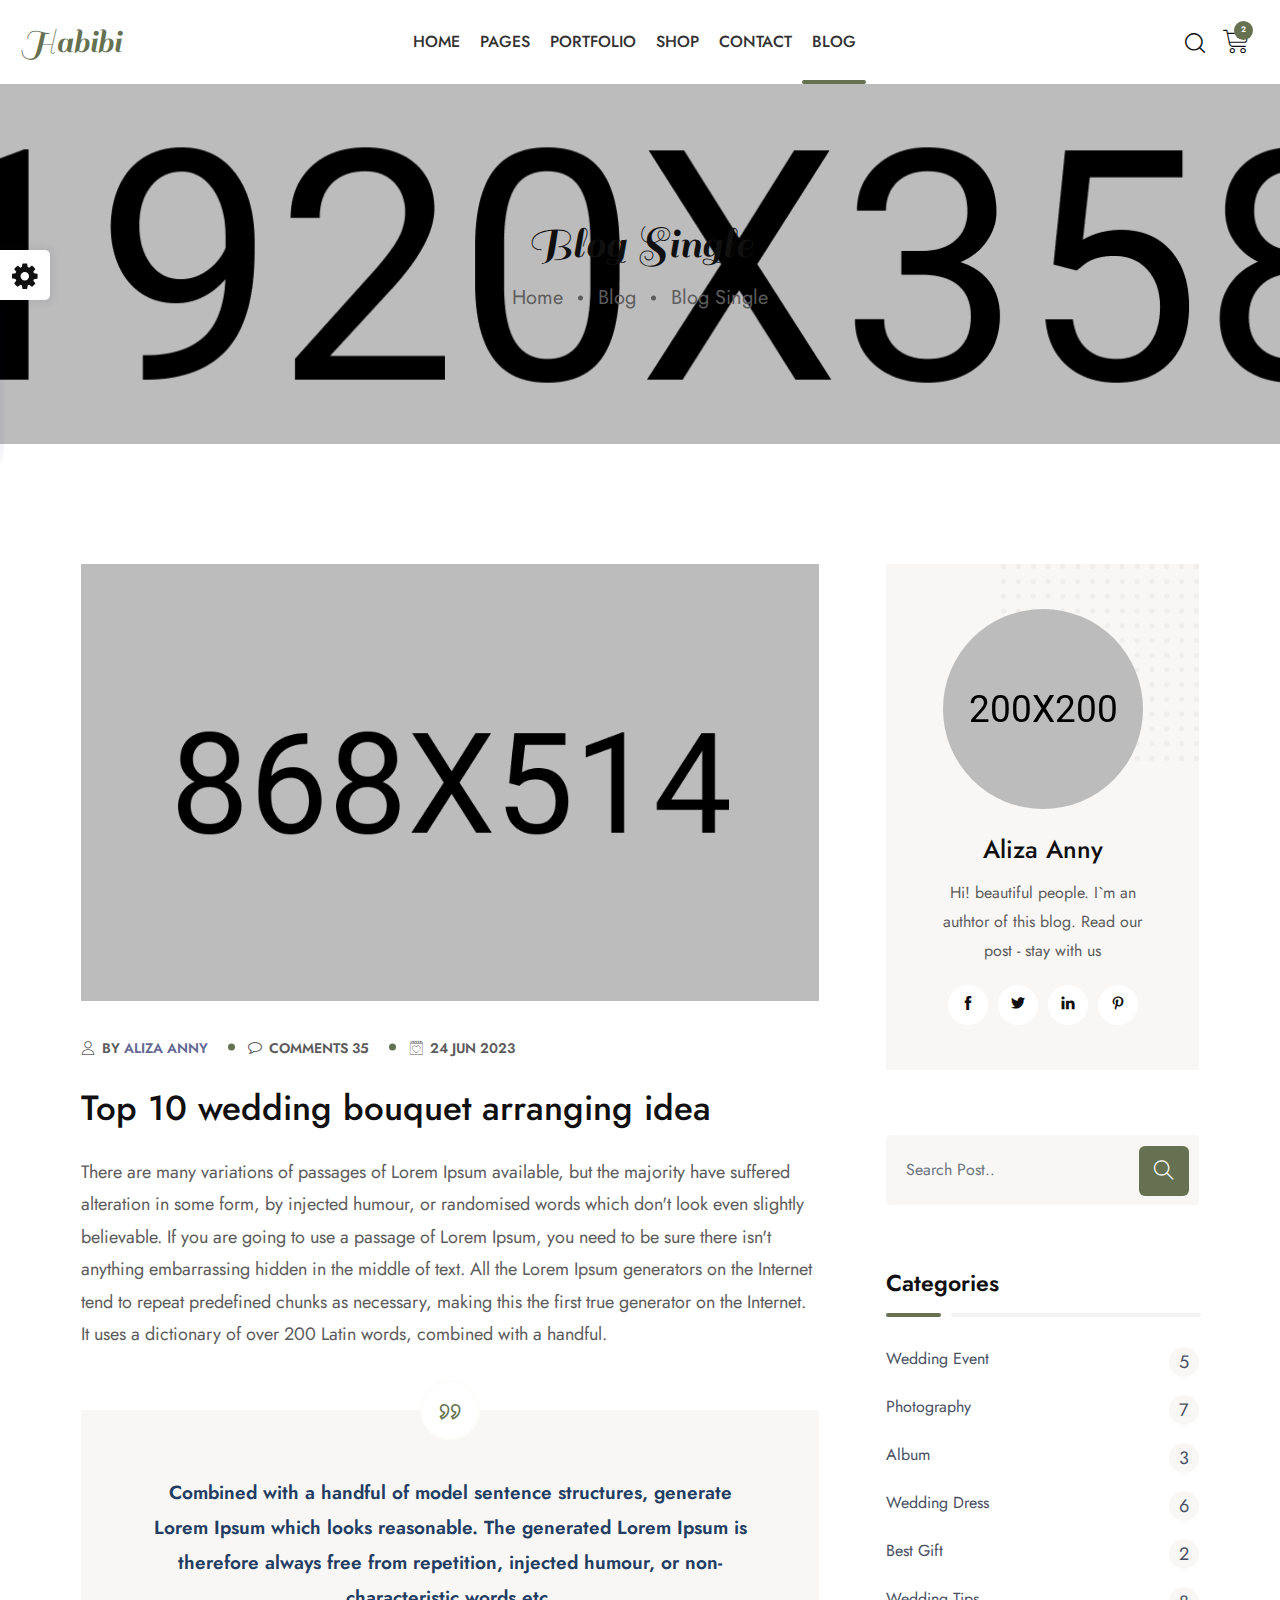
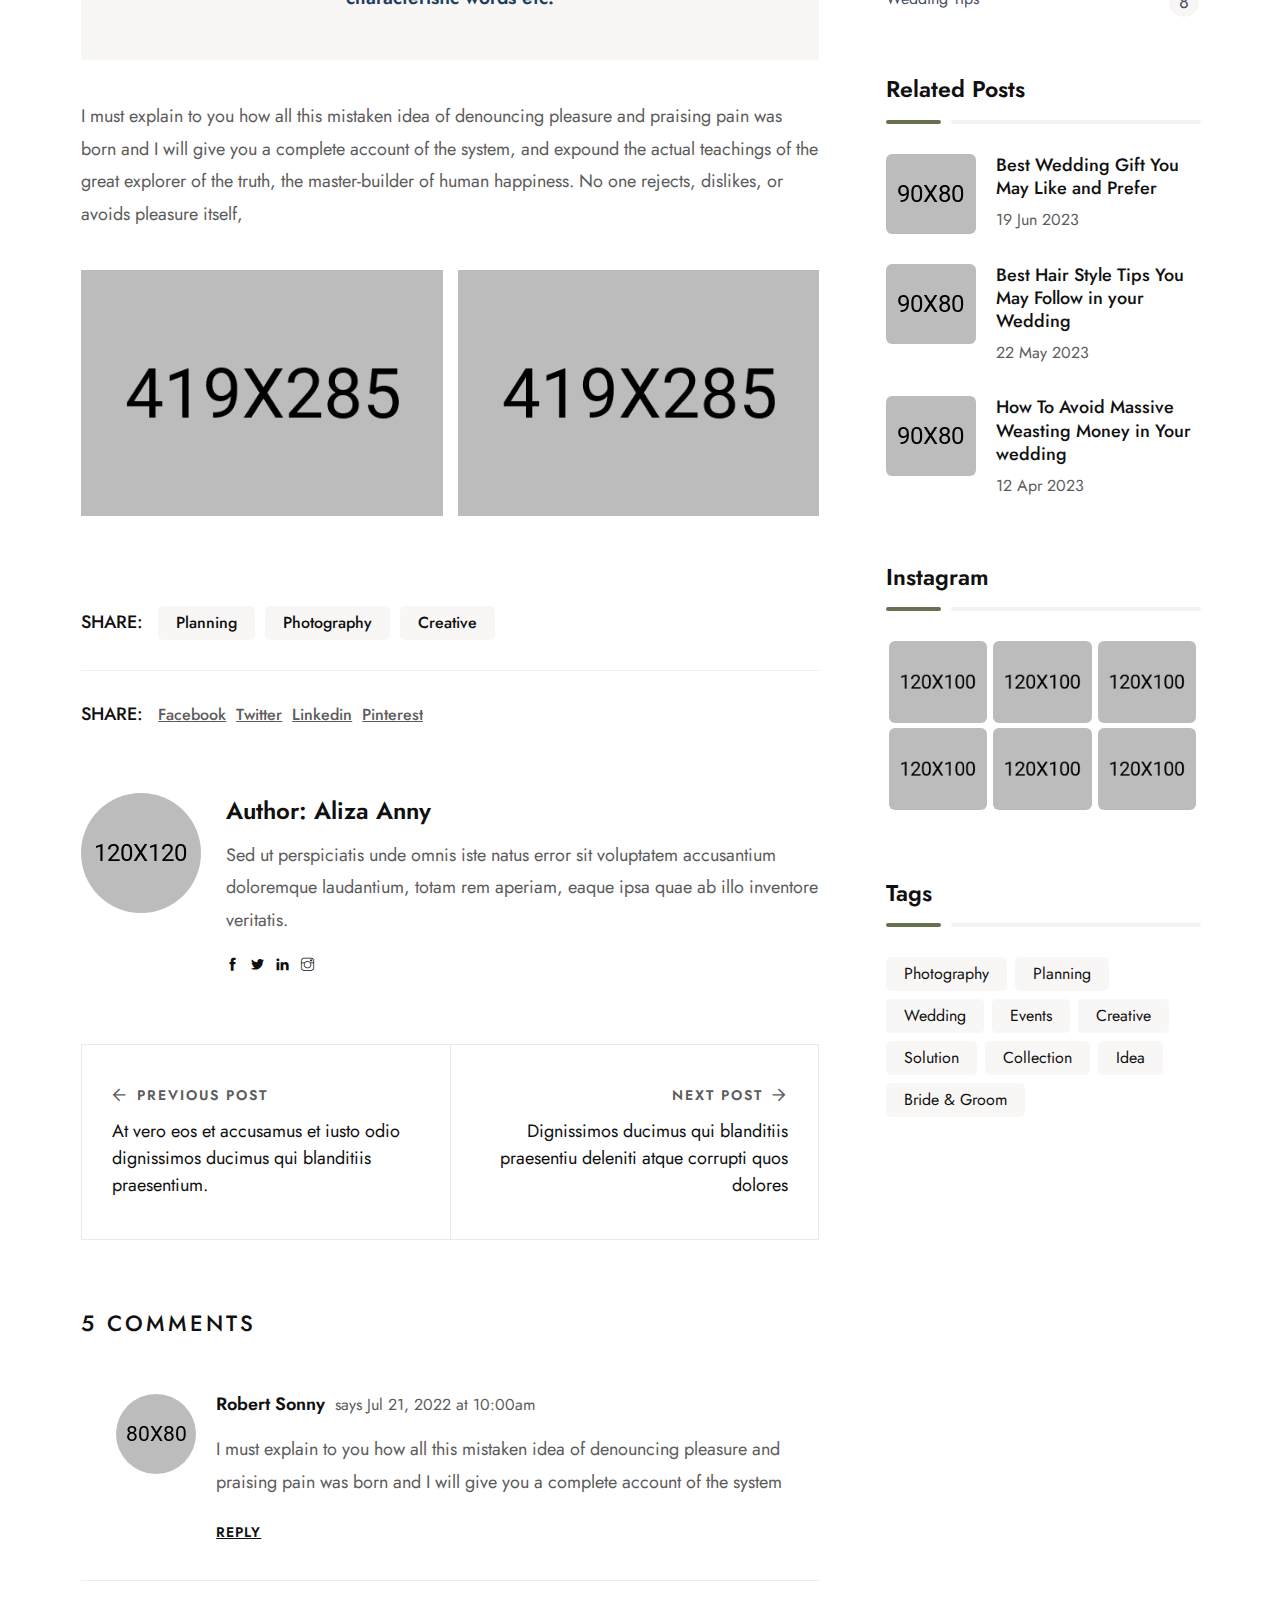
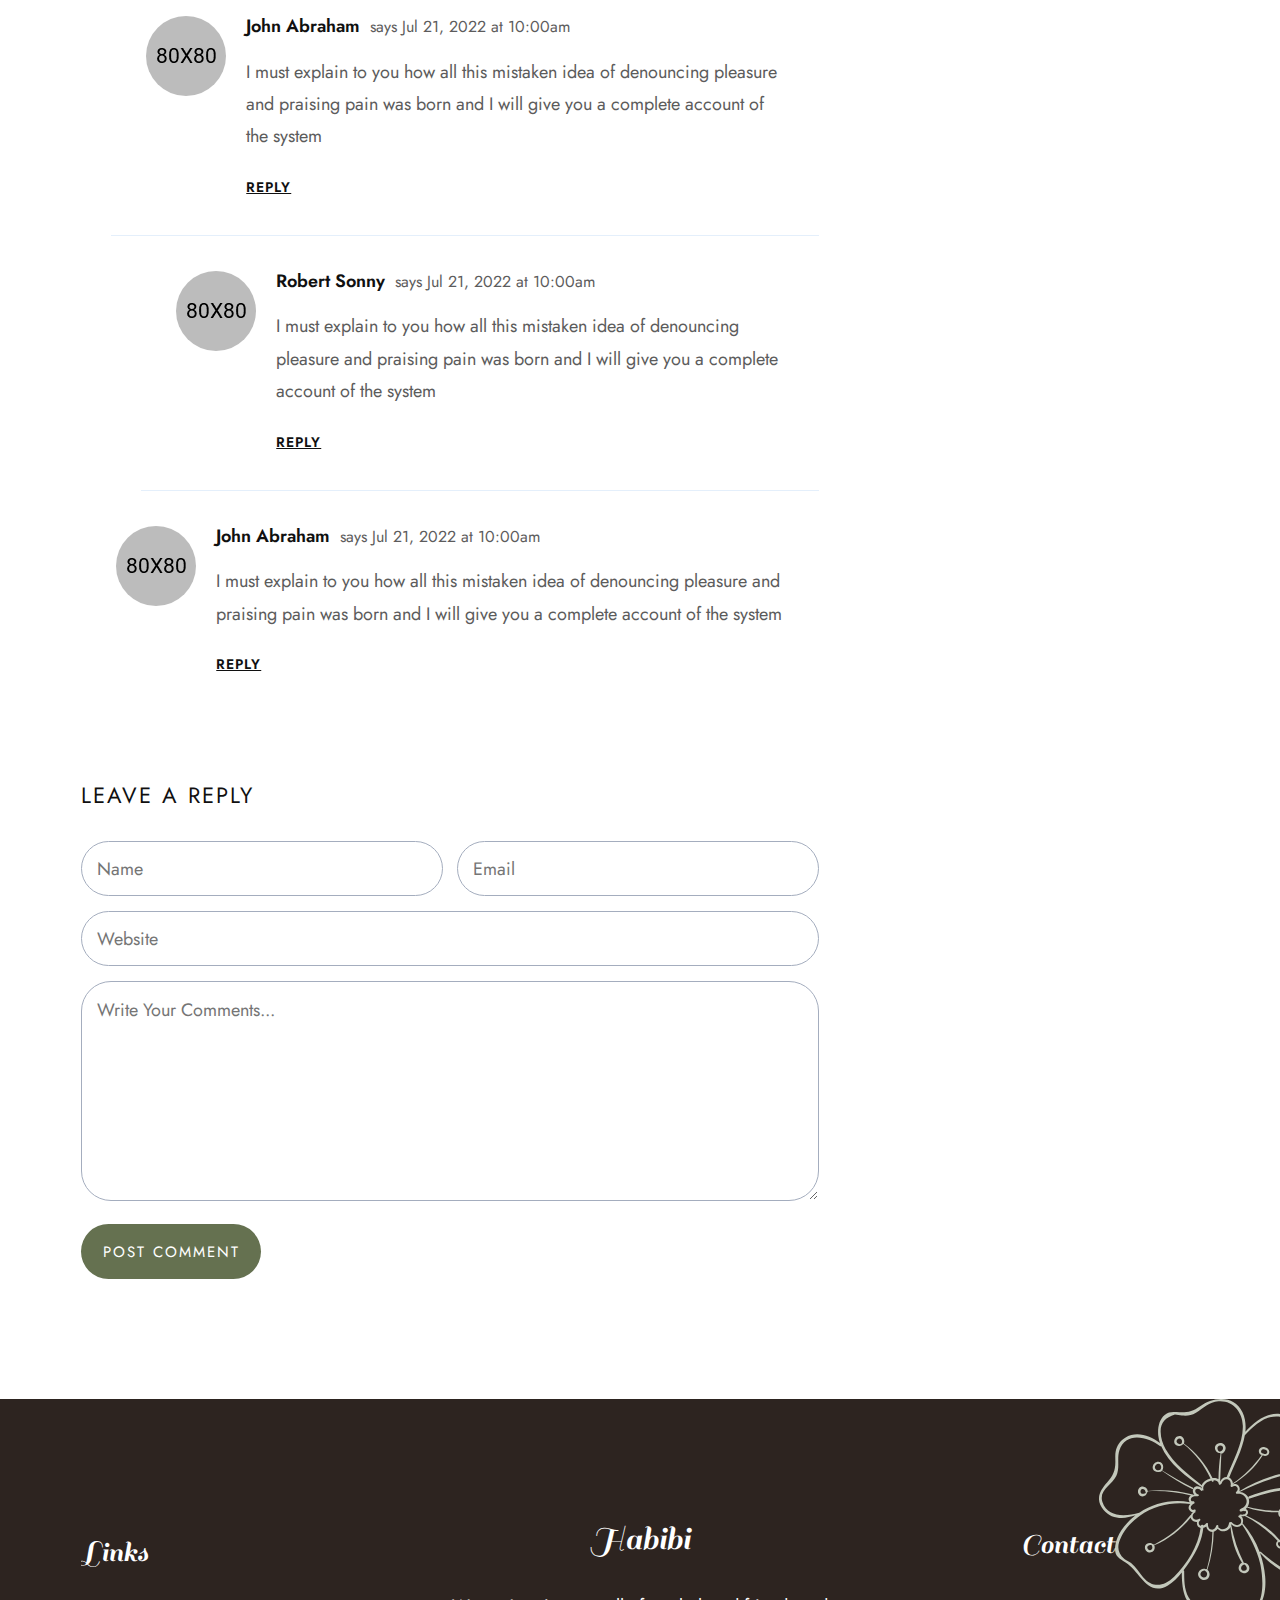
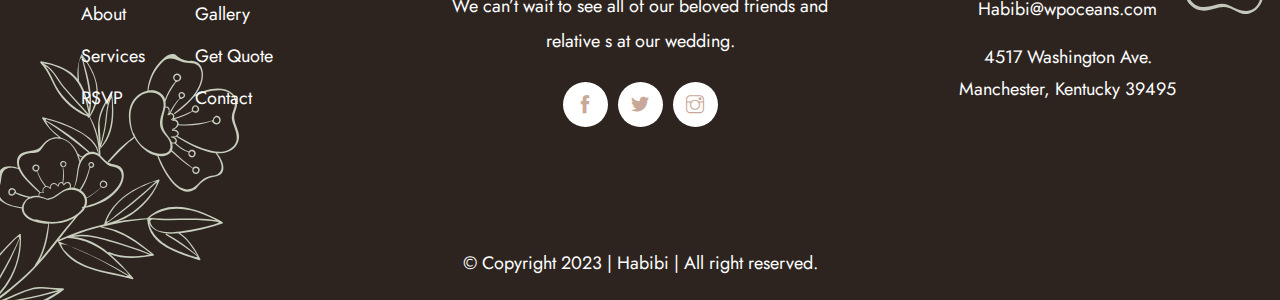
<file: blog-single.html>
<!DOCTYPE html>
<html lang="en">

<head>
    <meta charset="utf-8">
    <meta http-equiv="X-UA-Compatible" content="IE=edge">
    <meta name="viewport" content="width=device-width, initial-scale=1">
    <meta name="author" content="wpOceans">
    <link rel="shortcut icon" type="image/png" href="assets/images/favicon.png">
    <title> Habibi - Wedding & Wedding Planner HTML5 Template</title>
    <link href="assets/css/themify-icons.css" rel="stylesheet">
    <link href="assets/css/font-awesome.min.css" rel="stylesheet">
    <link href="assets/css/flaticon.css" rel="stylesheet">
    <link href="assets/css/bootstrap.min.css" rel="stylesheet">
    <link href="assets/css/animate.css" rel="stylesheet">
    <link href="assets/css/owl.carousel.css" rel="stylesheet">
    <link href="assets/css/owl.theme.css" rel="stylesheet">
    <link href="assets/css/slick.css" rel="stylesheet">
    <link href="assets/css/slick-theme.css" rel="stylesheet">
    <link href="assets/css/swiper.min.css" rel="stylesheet">
    <link href="assets/css/nice-select.css" rel="stylesheet">
    <link href="assets/css/owl.transitions.css" rel="stylesheet">
    <link href="assets/css/jquery.fancybox.css" rel="stylesheet">
    <link href="assets/css/odometer-theme-default.css" rel="stylesheet">
    <link href="assets/css/jquery-ui.css" rel="stylesheet">
    <link href="assets/sass/style.css" rel="stylesheet">
</head>

<body>

    <!-- start page-wrapper -->
    <div class="page-wrapper">
        <!-- start preloader -->
        <div class="preloader">
            <div class="vertical-centered-box">
                <div class="content">
                    <div class="loader-circle"></div>
                    <div class="loader-line-mask">
                        <div class="loader-line"></div>
                    </div>
                    <img src="assets/images/preloader.gif" alt="">
                </div>
            </div>
        </div>
        <!-- end preloader -->
        <!-- Start header -->
        <header id="header">
            <div class="wpo-site-header wpo-header-style-3">
                <nav class="navigation navbar navbar-expand-lg navbar-light">
                    <div class="container-fluid">
                        <div class="row align-items-center">
                            <div class="col-lg-3 col-md-3 col-3 d-lg-none dl-block">
                                <div class="mobail-menu">
                                    <button type="button" class="navbar-toggler open-btn">
                                        <span class="sr-only">Toggle navigation</span>
                                        <span class="icon-bar first-angle"></span>
                                        <span class="icon-bar middle-angle"></span>
                                        <span class="icon-bar last-angle"></span>
                                    </button>
                                </div>
                            </div>
                            <div class="col-lg-2 col-md-6 col-6">
                                <div class="navbar-header">
                                    <a class="navbar-brand" href="index.html">Habibi</a>
                                </div>
                            </div>
                            <div class="col-lg-8 col-md-1 col-1">
                                <div id="navbar" class="collapse navbar-collapse navigation-holder">
                                    <button class="menu-close"><i class="ti-close"></i></button>
                                    <ul class="nav navbar-nav mb-2 mb-lg-0">
                                        <li class="menu-item-has-children">
                                            <a href="#">Home</a>
                                            <ul class="sub-menu">
                                                <li><a href="index.html">Wedding Home 1</a></li>
                                                <li><a href="index-2.html">Wedding Home 2</a></li>
                                                <li><a href="index-3.html">Announcement Home 1</a></li>
                                                <li><a href="index-4.html">Announcement Home 2</a></li>
                                                <li><a href="index-5.html">Muslim Wedding Home</a></li>
                                                <li><a href="index-6.html">Asian Wedding Home</a></li>
                                                <li><a href="index-rtl.html">Muslim Wedding Home(RTL)</a></li>
                                                <li><a href="invitation-1.html">Wedding Invitation 1</a></li>
                                                <li><a href="invitation-2.html">Wedding Invitation 2</a></li>
                                                <li class="menu-item-has-children">
                                                    <a href="#">Event Planner Homes</a>
                                                    <ul class="sub-menu">
                                                        <li><a href="index-7.html">Wedding Planner 1</a></li>
                                                        <li><a href="index-8.html">Wedding Planner 2</a></li>
                                                        <li><a href="index-9.html">Wedding Planner 3</a></li>
                                                    </ul>
                                                </li>
                                                <li class="menu-item-has-children">
                                                    <a href="#">Wedding Shop Homes</a>
                                                    <ul class="sub-menu">
                                                        <li><a href="shop-home.html">Bridal Shop</a></li>
                                                        <li><a href="shop-home-2.html">Wedding Bouquet Shop</a></li>
                                                        <li><a href="shop-home-video-bg.html">Bouquet Shop Video Bg</a>
                                                        </li>
                                                        <li><a href="shop-home-3.html">Wedding Cake Shop</a></li>
                                                    </ul>
                                                </li>
                                            </ul>
                                        </li>
                                        <li class="menu-item-has-children">
                                            <a href="#">Pages</a>
                                            <ul class="sub-menu">
                                                <li><a href="about.html">About</a></li>
                                                <li class="menu-item-has-children">
                                                    <a href="story.html">Our Story</a>
                                                    <ul class="sub-menu">
                                                        <li><a href="story.html">Our Story Style 1</a></li>
                                                        <li><a href="story-2.html">Our Story Style 2</a></li>
                                                        <li><a href="story-3.html">Our Story Style 3</a></li>
                                                        <li><a href="story-4.html">Our Story Style 4</a></li>
                                                        <li><a href="story-5.html">Our Story Style 5</a></li>
                                                        <li><a href="story-6.html">Our Story Style 6</a></li>
                                                    </ul>
                                                </li>
                                                <li><a href="accomodation.html">Accomodation</a></li>
                                                <li class="menu-item-has-children">
                                                    <a href="rsvp.html">RSVP</a>
                                                    <ul class="sub-menu">
                                                        <li><a href="rsvp.html">RSVP Style 1</a></li>
                                                        <li><a href="rsvp-2.html">RSVP Style 2</a></li>
                                                        <li><a href="rsvp-3.html">RSVP Style 3</a></li>
                                                        <li><a href="rsvp-4.html">RSVP Style 4</a></li>
                                                        <li><a href="rsvp-5.html">RSVP Style 5</a></li>
                                                        <li><a href="rsvp-6.html">RSVP Style 6</a></li>
                                                        <li><a href="rsvp-7.html">RSVP Style 7</a></li>
                                                    </ul>
                                                </li>
                                                <li><a href="gallery.html">Gallery</a></li>
                                                <li><a href="planner.html">Planners</a></li>
                                                <li><a href="team-single.html">Planner Single</a></li>
                                                <li><a href="groom-bride.html">Brides & Grooms</a></li>
                                                <li class="menu-item-has-children">
                                                    <a href="service.html">Serevice</a>
                                                    <ul class="sub-menu">
                                                        <li><a href="service.html">Serevice</a></li>
                                                        <li><a href="service-s2.html">Serevice S2</a></li>
                                                        <li><a href="service-s3.html">Serevice S3</a></li>
                                                        <li><a href="service-single.html">Serevice Single</a></li>
                                                    </ul>
                                                </li>
                                                <li><a href="pricing.html">Pricing</a></li>
                                                <li class="menu-item-has-children">
                                                    <a href="#">Auth Pages</a>
                                                    <ul class="sub-menu">
                                                        <li><a href="login.html">Login</a>
                                                        </li>
                                                        <li><a href="register.html">Register</a></li>
                                                        <li><a href="forgot.html">Forgot Password</a></li>
                                                    </ul>
                                                </li>
                                                <li><a href="coming.html">Coming Soon</a></li>
                                                <li><a href="404.html">404 Error</a></li>
                                            </ul>
                                        </li>
                                        <li class="menu-item-has-children">
                                            <a href="portfolio-grid.html">Portfolio</a>
                                            <ul class="sub-menu">
                                                <li><a href="portfolio-grid.html">Portfolio Grid</a></li>
                                                <li><a href="portfolio-masonary.html">Portfolio Masonary</a></li>
                                                <li><a href="portfolio-masonary-s2.html">Portfolio Masonary S2</a></li>
                                                <li><a href="portfolio-masonary-s3.html">Portfolio Masonary S3</a></li>                                     
                                                <li><a href="portfolio-single.html">Portfolio Single</a></li>
                                            </ul>
                                        </li>
                                        <li class="menu-item-has-children">
                                            <a href="shop.html">Shop</a>
                                            <ul class="sub-menu">
                                                <li><a href="shop.html">Shop</a></li>
                                                <li><a href="shop-single.html">Shop Single</a></li>
                                                <li><a href="cart.html">Cart</a></li>
                                                <li><a href="wishlist.html">Wishlist</a></li>
                                                <li><a href="checkout.html">Checkout</a></li>
                                            </ul>
                                        </li>
                                        <li><a href="contact.html">Contact</a></li>
                                        <li class="menu-item-has-children">
                                            <a class="active" href="blog.html">Blog</a>
                                            <ul class="sub-menu">
                                                <li><a href="blog.html">Blog right sidebar</a></li>
                                                <li><a href="blog-left-sidebar.html">Blog left sidebar</a></li>
                                                <li><a href="blog-fullwidth.html">Blog fullwidth</a></li>
                                                <li class="menu-item-has-children">
                                                    <a href="#">Blog details</a>
                                                    <ul class="sub-menu">
                                                        <li><a class="active" href="blog-single.html">Blog details right sidebar</a>
                                                        </li>
                                                        <li><a href="blog-single-left-sidebar.html">Blog details left
                                                                sidebar</a></li>
                                                        <li><a href="blog-single-fullwidth.html">Blog details
                                                                fullwidth</a></li>
                                                    </ul>
                                                </li>
                                            </ul>
                                        </li>
                                    </ul>

                                </div><!-- end of nav-collapse -->
                            </div>
                            <div class="col-lg-2 col-md-2 col-2">
                                <div class="header-right">
                                    <div class="header-search-form-wrapper">
                                        <div class="cart-search-contact">
                                            <button class="search-toggle-btn"><i
                                                    class="fi flaticon-search"></i></button>
                                            <div class="header-search-form">
                                                <form>
                                                    <div>
                                                        <input type="text" class="form-control"
                                                            placeholder="Search here...">
                                                        <button type="submit"><i
                                                                class="fi flaticon-search"></i></button>
                                                    </div>
                                                </form>
                                            </div>
                                        </div>
                                    </div>
                                    <div class="mini-cart">
                                        <button class="cart-toggle-btn"> <i class="fi flaticon-shopping-cart"></i>
                                            <span class="cart-count">2</span></button>
                                        <div class="mini-cart-content">
                                            <button class="mini-cart-close"><i class="ti-close"></i></button>
                                            <div class="mini-cart-items">
                                                <div class="mini-cart-item clearfix">
                                                    <div class="mini-cart-item-image">
                                                        <a href="shop.html"><img
                                                                src="assets/images/shop/mini-cart/img-1.jpg" alt></a>
                                                    </div>
                                                    <div class="mini-cart-item-des">
                                                        <a href="shop.html">Wedding Gown</a>
                                                        <span class="mini-cart-item-price">$20.15 x 1</span>
                                                        <span class="mini-cart-item-quantity"><a href="#"><i
                                                                    class="ti-close"></i></a></span>
                                                    </div>
                                                </div>
                                                <div class="mini-cart-item clearfix">
                                                    <div class="mini-cart-item-image">
                                                        <a href="shop.html"><img
                                                                src="assets/images/shop/mini-cart/img-2.jpg" alt></a>
                                                    </div>
                                                    <div class="mini-cart-item-des">
                                                        <a href="shop.html">Bridal Flower</a>
                                                        <span class="mini-cart-item-price">$13.25 x 2</span>
                                                        <span class="mini-cart-item-quantity"><a href="#"><i
                                                                    class="ti-close"></i></a></span>
                                                    </div>
                                                </div>
                                            </div>
                                            <div class="mini-cart-action clearfix">
                                                <span class="mini-checkout-price">Subtotal:
                                                    <span>$215.14</span></span>
                                                <div class="mini-btn">
                                                    <a href="checkout.html" class="view-cart-btn s1">Checkout</a>
                                                    <a href="cart.html" class="view-cart-btn">View Cart</a>
                                                </div>
                                            </div>
                                        </div>
                                    </div>
                                </div>
                            </div>
                        </div>
                    </div><!-- end of container -->
                </nav>
            </div>
        </header>
        <!-- end of header -->
        <!-- start wpo-page-title -->
        <section class="wpo-page-title">
            <div class="container">
                <div class="row">
                    <div class="col col-xs-12">
                        <div class="wpo-breadcumb-wrap">
                            <h2>Blog Single</h2>
                            <ol class="wpo-breadcumb-wrap">
                                <li><a href="index.html">Home</a></li>
                                <li>Blog</li>
                                <li>Blog Single</li>
                            </ol>
                        </div>
                    </div>
                </div> <!-- end row -->
            </div> <!-- end container -->
        </section>
        <!-- end page-title -->

        <!-- start wpo-blog-single-section -->
        <section class="wpo-blog-single-section section-padding">
            <div class="container">
                <div class="row">
                    <div class="col col-lg-8 col-12">
                        <div class="wpo-blog-content">
                            <div class="post format-standard-image">
                                <div class="entry-media">
                                    <img src="assets/images/blog/img-13.jpg" alt>
                                </div>
                                <div class="entry-meta">
                                    <ul>
                                        <li><i class="fi flaticon-user"></i> By <a href="#">Aliza Anny</a> </li>
                                        <li><i class="fi flaticon-comment-white-oval-bubble"></i> Comments 35 </li>
                                        <li><i class="fi flaticon-calendar"></i> 24 JUN 2023</li>
                                    </ul>
                                </div>
                                <h2>Top 10 wedding bouquet arranging idea</h2>
                                <p>There are many variations of passages of Lorem Ipsum available, but the majority have
                                    suffered alteration in some form, by injected humour, or randomised words which
                                    don't look even slightly believable. If you are going to use a passage of Lorem
                                    Ipsum, you need to be sure there isn't anything embarrassing hidden in the middle of
                                    text. All the Lorem Ipsum generators on the Internet tend to repeat predefined
                                    chunks as necessary, making this the first true generator on the Internet. It uses a
                                    dictionary of over 200 Latin words, combined with a handful.</p>
                                <blockquote>
                                    Combined with a handful of model sentence structures, generate Lorem Ipsum which
                                    looks reasonable. The generated Lorem Ipsum is therefore always free from
                                    repetition, injected humour, or non-characteristic words etc.
                                </blockquote>
                                <p>I must explain to you how all this mistaken idea of denouncing pleasure and praising
                                    pain was born and I will give you a complete account of the system, and expound the
                                    actual teachings of the great explorer of the truth, the master-builder of human
                                    happiness. No one rejects, dislikes, or avoids pleasure itself,</p>

                                <div class="gallery">
                                    <div>
                                        <img src="assets/images/blog-details/1.jpg" alt="">
                                    </div>
                                    <div>
                                        <img src="assets/images/blog-details/2.jpg" alt="">
                                    </div>
                                </div>
                            </div>

                            <div class="tag-share clearfix">
                                <div class="tag">
                                    <span>Share: </span>
                                    <ul>
                                        <li><a href="#">Planning</a></li>
                                        <li><a href="#">photography</a></li>
                                        <li><a href="#"> creative</a></li>
                                    </ul>
                                </div>
                            </div> <!-- end tag-share -->
                            <div class="tag-share-s2 clearfix">
                                <div class="tag">
                                    <span>Share: </span>
                                    <ul>
                                        <li><a href="#">facebook</a></li>
                                        <li><a href="#">twitter</a></li>
                                        <li><a href="#">linkedin</a></li>
                                        <li><a href="#">pinterest</a></li>
                                    </ul>
                                </div>
                            </div> <!-- end tag-share -->

                            <div class="author-box">
                                <div class="author-avatar">
                                    <a href="#" target="_blank"><img src="assets/images/blog-details/author.jpg"
                                            alt></a>
                                </div>
                                <div class="author-content">
                                    <a href="#" class="author-name">Author: Aliza Anny</a>
                                    <p>Sed ut perspiciatis unde omnis iste natus error sit voluptatem accusantium
                                        doloremque laudantium, totam rem aperiam, eaque ipsa quae ab illo inventore
                                        veritatis.</p>
                                    <div class="socials">
                                        <ul class="social-link">
                                            <li><a href="#"><i class="ti-facebook"></i></a></li>
                                            <li><a href="#"><i class="ti-twitter-alt"></i></a></li>
                                            <li><a href="#"><i class="ti-linkedin"></i></a></li>
                                            <li><a href="#"><i class="ti-instagram"></i></a></li>
                                        </ul>
                                    </div>
                                </div>
                            </div> <!-- end author-box -->

                            <div class="more-posts">
                                <div class="previous-post">
                                    <a href="blog.html">
                                        <span class="post-control-link">Previous Post</span>
                                        <span class="post-name">At vero eos et accusamus et iusto odio dignissimos
                                            ducimus qui blanditiis praesentium.</span>
                                    </a>
                                </div>
                                <div class="next-post">
                                    <a href="blog-left-sidebar.html">
                                        <span class="post-control-link">Next Post</span>
                                        <span class="post-name">Dignissimos ducimus qui blanditiis praesentiu deleniti
                                            atque corrupti quos dolores</span>
                                    </a>
                                </div>
                            </div>

                            <div class="comments-area">
                                <div class="comments-section">
                                    <h3 class="comments-title">5 Comments</h3>
                                    <ol class="comments">
                                        <li class="comment even thread-even depth-1" id="comment-1">
                                            <div id="div-comment-1">
                                                <div class="comment-theme">
                                                    <div class="comment-image"><img
                                                            src="assets/images/blog-details/comments-author/img-1.jpg"
                                                            alt></div>
                                                </div>
                                                <div class="comment-main-area">
                                                    <div class="comment-wrapper">
                                                        <div class="comments-meta">
                                                            <h4>Robert Sonny <span class="comments-date">says Jul 21,
                                                                    2022 at 10:00am</span></h4>
                                                        </div>
                                                        <div class="comment-area">
                                                            <p>I must explain to you how all this mistaken idea of
                                                                denouncing pleasure and praising pain was born and I
                                                                will give you a complete account of the system</p>
                                                            <div class="comments-reply">
                                                                <a class="comment-reply-link"
                                                                    href="#"><span>Reply</span></a>
                                                            </div>
                                                        </div>
                                                    </div>
                                                </div>
                                            </div>
                                            <ul class="children">
                                                <li class="comment">
                                                    <div>
                                                        <div class="comment-theme">
                                                            <div class="comment-image"><img
                                                                    src="assets/images/blog-details/comments-author/img-2.jpg"
                                                                    alt></div>
                                                        </div>
                                                        <div class="comment-main-area">
                                                            <div class="comment-wrapper">
                                                                <div class="comments-meta">
                                                                    <h4>John Abraham <span class="comments-date">says
                                                                            Jul 21, 2022 at 10:00am</span></h4>
                                                                </div>
                                                                <div class="comment-area">
                                                                    <p>I must explain to you how all this mistaken idea
                                                                        of denouncing pleasure and praising pain was
                                                                        born and I will give you a complete account of
                                                                        the system</p>
                                                                    <div class="comments-reply">
                                                                        <a class="comment-reply-link"
                                                                            href="#"><span>Reply</span></a>
                                                                    </div>
                                                                </div>
                                                            </div>
                                                        </div>
                                                    </div>
                                                    <ul>
                                                        <li class="comment">
                                                            <div>
                                                                <div class="comment-theme">
                                                                    <div class="comment-image"><img
                                                                            src="assets/images/blog-details/comments-author/img-3.jpg"
                                                                            alt></div>
                                                                </div>
                                                                <div class="comment-main-area">
                                                                    <div class="comment-wrapper">
                                                                        <div class="comments-meta">
                                                                            <h4>Robert Sonny <span
                                                                                    class="comments-date">says Jul 21,
                                                                                    2022 at 10:00am</span></h4>
                                                                        </div>
                                                                        <div class="comment-area">
                                                                            <p>I must explain to you how all this
                                                                                mistaken idea of denouncing pleasure and
                                                                                praising pain was born and I will give
                                                                                you a complete account of the system</p>
                                                                            <div class="comments-reply">
                                                                                <a class="comment-reply-link"
                                                                                    href="#"><span>Reply</span></a>
                                                                            </div>
                                                                        </div>
                                                                    </div>
                                                                </div>
                                                            </div>
                                                        </li>
                                                    </ul>
                                                </li>
                                            </ul>
                                        </li>

                                        <li class="comment">
                                            <div>
                                                <div class="comment-theme">
                                                    <div class="comment-image"><img
                                                            src="assets/images/blog-details/comments-author/img-1.jpg"
                                                            alt></div>
                                                </div>
                                                <div class="comment-main-area">
                                                    <div class="comment-wrapper">
                                                        <div class="comments-meta">
                                                            <h4>John Abraham <span class="comments-date">says Jul 21,
                                                                    2022 at 10:00am</span></h4>
                                                        </div>
                                                        <div class="comment-area">
                                                            <p>I must explain to you how all this mistaken idea of
                                                                denouncing pleasure and praising pain was born and I
                                                                will give you a complete account of the system</p>
                                                            <div class="comments-reply">
                                                                <a class="comment-reply-link"
                                                                    href="#"><span>Reply</span></a>
                                                            </div>
                                                        </div>
                                                    </div>
                                                </div>
                                            </div>
                                        </li>
                                    </ol>
                                </div> <!-- end comments-section -->

                                <div class="comment-respond">
                                    <h3 class="comment-reply-title">Leave a reply</h3>
                                    <form class="comment-form">
                                        <div class="form-inputs">
                                            <input placeholder="Name" type="text">
                                            <input placeholder="Email" type="email">
                                            <input placeholder="Website" type="url">
                                        </div>
                                        <div class="form-textarea">
                                            <textarea id="comment" placeholder="Write Your Comments..."></textarea>
                                        </div>
                                        <div class="form-submit">
                                            <input id="submit" value="Post Comment" type="submit">
                                        </div>
                                    </form>
                                </div>
                            </div> <!-- end comments-area -->
                        </div>
                    </div>
                    <div class="col col-lg-4">
                        <div class="blog-sidebar">
                            <div class="widget about-widget">
                                <div class="img-holder">
                                    <img src="assets/images/blog/about-widget.jpg" alt>
                                </div>
                                <h4>Aliza Anny</h4>
                                <p>Hi! beautiful people. I`m an authtor of this blog. Read our post - stay with us</p>
                                <div class="social">
                                    <ul class="clearfix">
                                        <li><a href="#"><i class="ti-facebook"></i></a></li>
                                        <li><a href="#"><i class="ti-twitter-alt"></i></a></li>
                                        <li><a href="#"><i class="ti-linkedin"></i></a></li>
                                        <li><a href="#"><i class="ti-pinterest"></i></a></li>
                                    </ul>
                                </div>
                                <div class="aw-shape">
                                    <img src="assets/images/blog/ab.png" alt="">
                                </div>
                            </div>
                            <div class="widget search-widget">
                                <form>
                                    <div>
                                        <input type="text" class="form-control" placeholder="Search Post..">
                                        <button type="submit"><i class="ti-search"></i></button>
                                    </div>
                                </form>
                            </div>
                            <div class="widget category-widget">
                                <h3>Categories</h3>
                                <ul>
                                    <li><a href="blog.html">Wedding Event <span>5</span></a></li>
                                    <li><a href="blog.html">Photography <span>7</span></a></li>
                                    <li><a href="blog.html">Album <span>3</span></a></li>
                                    <li><a href="blog.html">Wedding Dress<span>6</span></a></li>
                                    <li><a href="blog.html">Best Gift <span>2</span></a></li>
                                    <li><a href="blog.html">Wedding Tips <span>8</span></a></li>
                                </ul>
                            </div>
                            <div class="widget recent-post-widget">
                                <h3>Related Posts</h3>
                                <div class="posts">
                                    <div class="post">
                                        <div class="img-holder">
                                            <img src="assets/images/recent-posts/img-1.jpg" alt>
                                        </div>
                                        <div class="details">
                                            <h4><a href="blog-single.html">Best Wedding Gift You May Like and Prefer</a>
                                            </h4>
                                            <span class="date">19 Jun 2023 </span>
                                        </div>
                                    </div>
                                    <div class="post">
                                        <div class="img-holder">
                                            <img src="assets/images/recent-posts/img-2.jpg" alt>
                                        </div>
                                        <div class="details">
                                            <h4><a href="blog-single.html">Best Hair Style Tips You May Follow in your
                                                    Wedding</a></h4>
                                            <span class="date">22 May 2023 </span>
                                        </div>
                                    </div>
                                    <div class="post">
                                        <div class="img-holder">
                                            <img src="assets/images/recent-posts/img-3.jpg" alt>
                                        </div>
                                        <div class="details">
                                            <h4><a href="blog-single.html">How To Avoid Massive Weasting Money in Your
                                                    wedding</a></h4>
                                            <span class="date">12 Apr 2023 </span>
                                        </div>
                                    </div>
                                </div>
                            </div>
                            <div class="widget wpo-instagram-widget">
                                <div class="widget-title">
                                    <h3>Instagram</h3>
                                </div>
                                <ul class="d-flex">
                                    <li><a href="portfolio-single.html"><img src="assets/images/instragram/1.jpg"
                                                alt=""></a></li>
                                    <li><a href="portfolio-single.html"><img src="assets/images/instragram/2.jpg"
                                                alt=""></a></li>
                                    <li><a href="portfolio-single.html"><img src="assets/images/instragram/3.jpg"
                                                alt=""></a></li>
                                    <li><a href="portfolio-single.html"><img src="assets/images/instragram/4.jpg"
                                                alt=""></a></li>
                                    <li><a href="portfolio-single.html"><img src="assets/images/instragram/5.jpg"
                                                alt=""></a></li>
                                    <li><a href="portfolio-single.html"><img src="assets/images/instragram/6.jpg"
                                                alt=""></a></li>
                                </ul>
                            </div>
                            <div class="widget tag-widget">
                                <h3>Tags</h3>
                                <ul>
                                    <li><a href="#">photography</a></li>
                                    <li><a href="#">Planning</a></li>
                                    <li><a href="#">wedding</a></li>
                                    <li><a href="#">events</a></li>
                                    <li><a href="#">creative</a></li>
                                    <li><a href="#">Solution</a></li>
                                    <li><a href="#">collection</a></li>
                                    <li><a href="#">Idea</a></li>
                                    <li><a href="#">bride & groom</a></li>
                                </ul>
                            </div>
                        </div>
                    </div>
                </div>
            </div> <!-- end container -->
        </section>
        <!-- end wpo-blog-single-section -->
        <!-- start of wpo-site-footer-section -->
        <footer class="wpo-site-footer-s2">
            <div class="wpo-upper-footer">
                <div class="container">
                    <div class="row align-items-center">
                        <div class="col col-xl-3  col-lg-4 col-md-6 col-sm-12 col-12">
                            <div class="widget link-widget">
                                <div class="widget-title">
                                    <h3>Links</h3>
                                </div>
                                <div class="link-wrap">
                                    <ul>
                                        <li><a href="about.html">About</a></li>
                                        <li><a href="service.html">Services</a></li>
                                        <li><a href="rsvp.html">RSVP</a></li>
                                    </ul>
                                    <ul>
                                        <li><a href="gallery.html">Gallery</a></li>
                                        <li><a href="index.html">Get Quote</a></li>
                                        <li><a href="contact.html">Contact</a></li>
                                    </ul>
                                </div>
                            </div>
                        </div>
                        <div class="col col-xl-6 col-lg-4 col-md-6 col-sm-12 col-12">
                            <div class="widget about-widget">
                                <div class="logo widget-title">
                                    <a class="logo" href="index.html">Habibi</a>
                                </div>
                                <p>We can’t wait to see all of our beloved friends
                                    and relative s at our wedding.</p>
                                <ul>
                                    <li>
                                        <a href="#">
                                            <i class="ti-facebook"></i>
                                        </a>
                                    </li>
                                    <li>
                                        <a href="#">
                                            <i class="ti-twitter-alt"></i>
                                        </a>
                                    </li>
                                    <li>
                                        <a href="#">
                                            <i class="ti-instagram"></i>
                                        </a>
                                    </li>
                                </ul>
                            </div>
                        </div>

                        <div class="col col-xl-3  col-lg-4 col-md-6 col-sm-12 col-12">
                            <div class="widget wpo-service-link-widget">
                                <div class="widget-title">
                                    <h3>Contact </h3>
                                </div>
                                <div class="contact-ft">
                                    <p>Habibi@wpoceans.com</p>
                                    <p>4517 Washington Ave. Manchester,
                                        Kentucky 39495</p>
                                </div>
                            </div>
                        </div>
                    </div>
                </div> <!-- end container -->
            </div>
            <div class="wpo-lower-footer">
                <div class="container">
                    <div class="row">
                        <div class="col col-xs-12">
                            <p class="copyright"> &copy; Copyright 2023 | <a href="index.html">Habibi</a> | All right
                                reserved.</p>
                        </div>
                    </div>
                </div>
            </div>
            <div class="ft-shape-1">
                <img src="assets/images/footer-shape-1.svg" alt="">
            </div>
            <div class="ft-shape-2">
                <img src="assets/images/footer-shape-2.svg" alt="">
            </div>
        </footer>
        <!-- end of wpo-site-footer-section -->
        <!-- color-switcher -->
        <div class="color-switcher-wrap">
            <div class="color-switcher-item">
                <div class="color-toggle-btn">
                    <i class="fa fa-cog"></i>
                </div>
                <ul id="switcher">
                    <li class="btn btn1" id="Button1"></li>
                    <li class="btn btn2" id="Button2"></li>
                    <li class="btn btn3" id="Button3"></li>
                    <li class="btn btn4" id="Button4"></li>
                    <li class="btn btn5" id="Button5"></li>
                    <li class="btn btn6" id="Button6"></li>
                    <li class="btn btn7" id="Button7"></li>
                    <li class="btn btn8" id="Button8"></li>
                    <li class="btn btn9" id="Button9"></li>
                    <li class="btn btn10" id="Button10"></li>
                    <li class="btn btn11" id="Button11"></li>
                    <li class="btn btn12" id="Button12"></li>
                    <li class="btn btn13" id="Button13"></li>
                    <li class="btn btn14" id="Button14"></li>
                    <li class="btn btn15" id="Button15"></li>
                </ul>
            </div>
        </div>

    </div>
    <!-- end of page-wrapper -->

    <!-- All JavaScript files
    ================================================== -->
    <script src="assets/js/jquery.min.js"></script>
    <script src="assets/js/bootstrap.bundle.min.js"></script>
    <!-- Plugins for this template -->
    <script src="assets/js/modernizr.custom.js"></script>
    <script src="assets/js/jquery-plugin-collection.js"></script>
    <!-- Custom script for this template -->
    <script src="assets/js/script.js"></script>
</body>

</html>
</file>
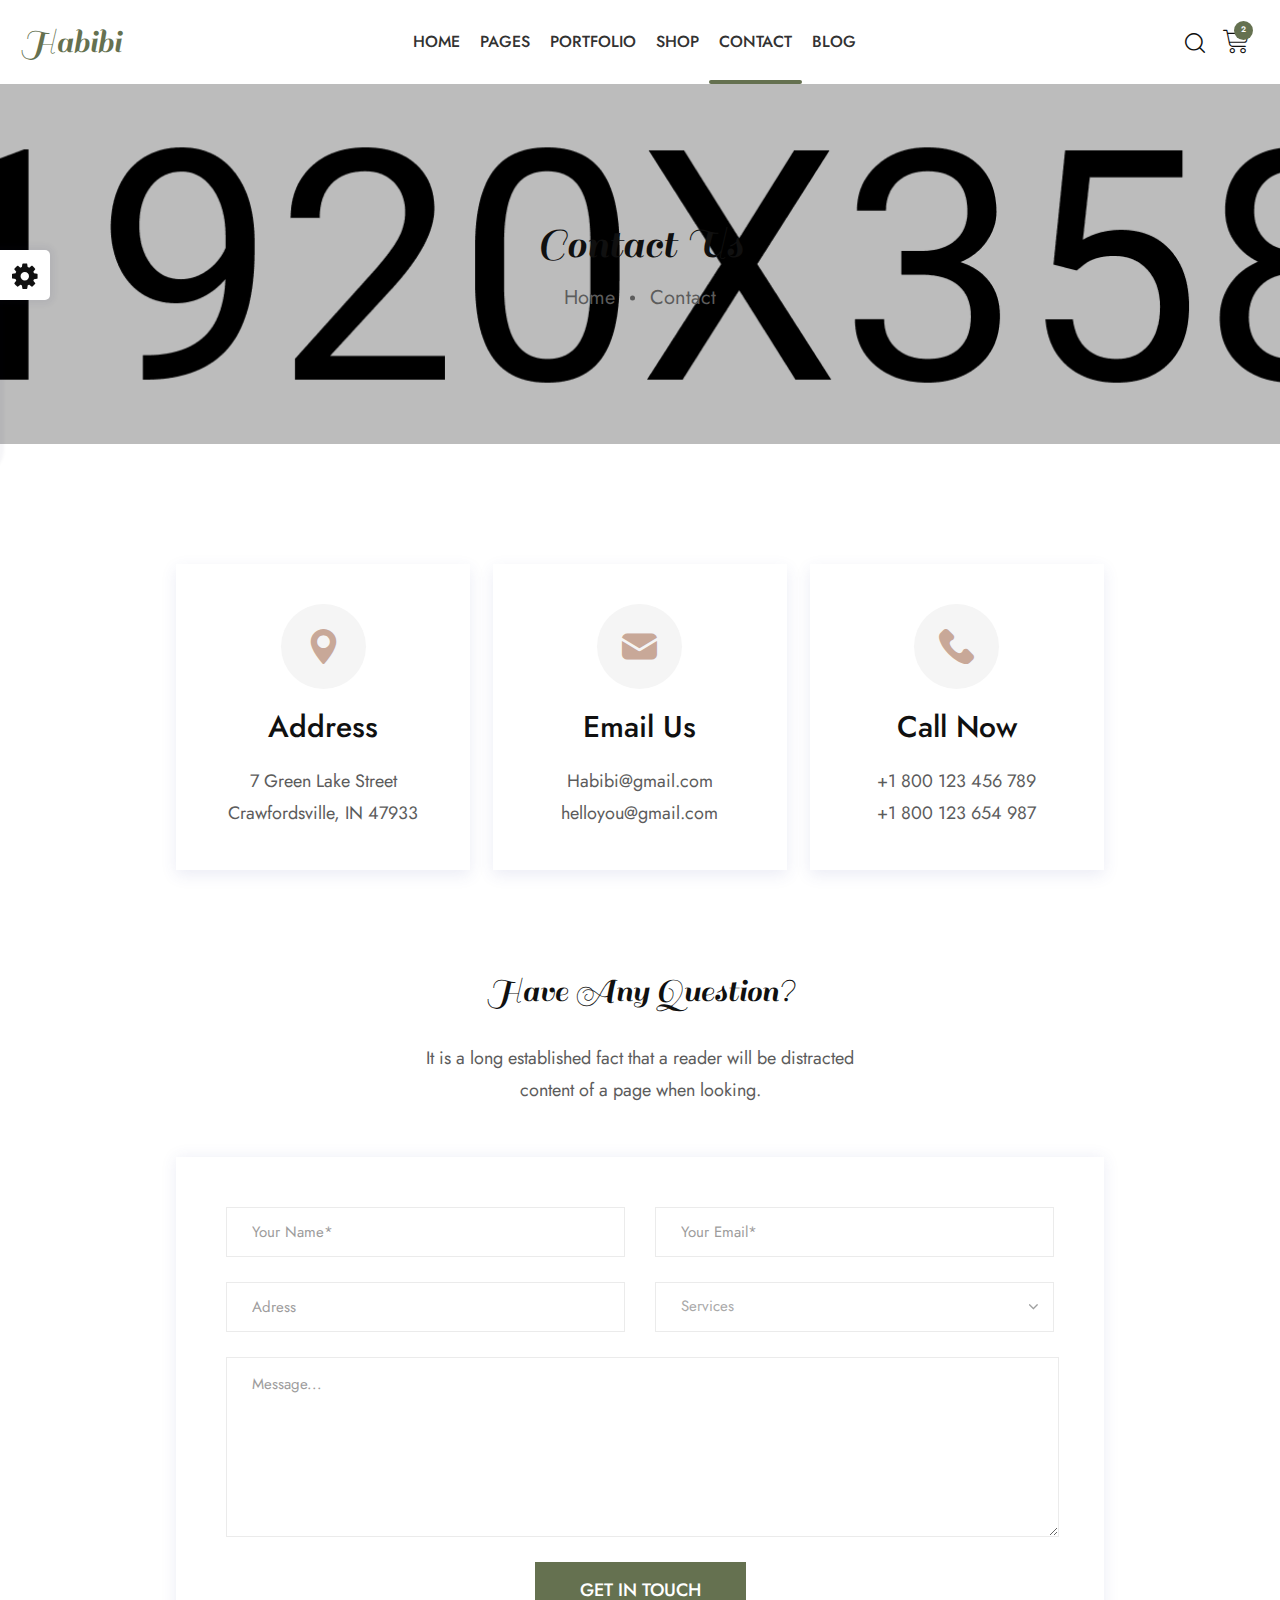
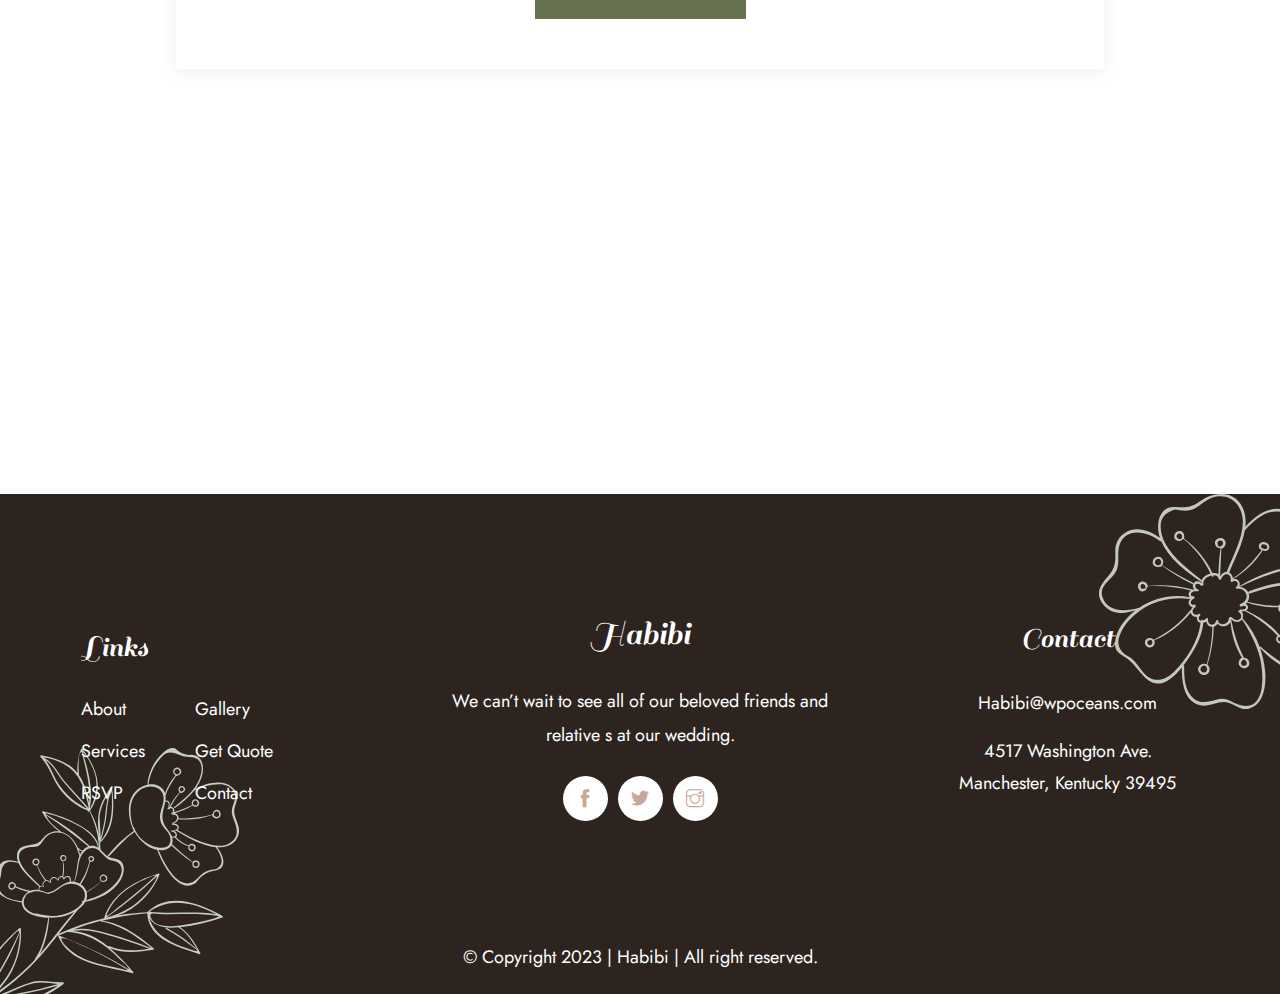
<file: contact.html>
<!DOCTYPE html>
<html lang="en">

<head>
    <meta charset="utf-8">
    <meta http-equiv="X-UA-Compatible" content="IE=edge">
    <meta name="viewport" content="width=device-width, initial-scale=1">
    <meta name="author" content="wpOceans">
    <link rel="shortcut icon" type="image/png" href="assets/images/favicon.png">
    <title> Habibi - Wedding & Wedding Planner HTML5 Template</title>
    <link href="assets/css/themify-icons.css" rel="stylesheet">
    <link href="assets/css/font-awesome.min.css" rel="stylesheet">
    <link href="assets/css/flaticon.css" rel="stylesheet">
    <link href="assets/css/bootstrap.min.css" rel="stylesheet">
    <link href="assets/css/animate.css" rel="stylesheet">
    <link href="assets/css/owl.carousel.css" rel="stylesheet">
    <link href="assets/css/owl.theme.css" rel="stylesheet">
    <link href="assets/css/slick.css" rel="stylesheet">
    <link href="assets/css/slick-theme.css" rel="stylesheet">
    <link href="assets/css/swiper.min.css" rel="stylesheet">
    <link href="assets/css/nice-select.css" rel="stylesheet">
    <link href="assets/css/owl.transitions.css" rel="stylesheet">
    <link href="assets/css/jquery.fancybox.css" rel="stylesheet">
    <link href="assets/css/odometer-theme-default.css" rel="stylesheet">
    <link href="assets/css/jquery-ui.css" rel="stylesheet">
    <link href="assets/sass/style.css" rel="stylesheet">
</head>

<body>

    <!-- start page-wrapper -->
    <div class="page-wrapper">
        <!-- start preloader -->
        <div class="preloader">
            <div class="vertical-centered-box">
                <div class="content">
                    <div class="loader-circle"></div>
                    <div class="loader-line-mask">
                        <div class="loader-line"></div>
                    </div>
                    <img src="assets/images/preloader.gif" alt="">
                </div>
            </div>
        </div>
        <!-- end preloader -->
        <!-- Start header -->
        <header id="header">
            <div class="wpo-site-header wpo-header-style-3">
                <nav class="navigation navbar navbar-expand-lg navbar-light">
                    <div class="container-fluid">
                        <div class="row align-items-center">
                            <div class="col-lg-3 col-md-3 col-3 d-lg-none dl-block">
                                <div class="mobail-menu">
                                    <button type="button" class="navbar-toggler open-btn">
                                        <span class="sr-only">Toggle navigation</span>
                                        <span class="icon-bar first-angle"></span>
                                        <span class="icon-bar middle-angle"></span>
                                        <span class="icon-bar last-angle"></span>
                                    </button>
                                </div>
                            </div>
                            <div class="col-lg-2 col-md-6 col-6">
                                <div class="navbar-header">
                                    <a class="navbar-brand" href="index.html">Habibi</a>
                                </div>
                            </div>
                            <div class="col-lg-8 col-md-1 col-1">
                                <div id="navbar" class="collapse navbar-collapse navigation-holder">
                                    <button class="menu-close"><i class="ti-close"></i></button>
                                    <ul class="nav navbar-nav mb-2 mb-lg-0">
                                        <li class="menu-item-has-children">
                                            <a href="#">Home</a>
                                            <ul class="sub-menu">
                                                <li><a href="index.html">Wedding Home 1</a></li>
                                                <li><a href="index-2.html">Wedding Home 2</a></li>
                                                <li><a href="index-3.html">Announcement Home 1</a></li>
                                                <li><a href="index-4.html">Announcement Home 2</a></li>
                                                <li><a href="index-5.html">Muslim Wedding Home</a></li>
                                                <li><a href="index-6.html">Asian Wedding Home</a></li>
                                                <li><a href="index-rtl.html">Muslim Wedding Home(RTL)</a></li>
                                                <li><a href="invitation-1.html">Wedding Invitation 1</a></li>
                                                <li><a href="invitation-2.html">Wedding Invitation 2</a></li>
                                                <li class="menu-item-has-children">
                                                    <a href="#">Event Planner Homes</a>
                                                    <ul class="sub-menu">
                                                        <li><a href="index-7.html">Wedding Planner 1</a></li>
                                                        <li><a href="index-8.html">Wedding Planner 2</a></li>
                                                        <li><a href="index-9.html">Wedding Planner 3</a></li>
                                                    </ul>
                                                </li>
                                                <li class="menu-item-has-children">
                                                    <a href="#">Wedding Shop Homes</a>
                                                    <ul class="sub-menu">
                                                        <li><a href="shop-home.html">Bridal Shop</a></li>
                                                        <li><a href="shop-home-2.html">Wedding Bouquet Shop</a></li>
                                                        <li><a href="shop-home-video-bg.html">Bouquet Shop Video Bg</a>
                                                        </li>
                                                        <li><a href="shop-home-3.html">Wedding Cake Shop</a></li>
                                                    </ul>
                                                </li>
                                            </ul>
                                        </li>
                                        <li class="menu-item-has-children">
                                            <a href="#">Pages</a>
                                            <ul class="sub-menu">
                                                <li><a href="about.html">About</a></li>
                                                <li class="menu-item-has-children">
                                                    <a href="story.html">Our Story</a>
                                                    <ul class="sub-menu">
                                                        <li><a href="story.html">Our Story Style 1</a></li>
                                                        <li><a href="story-2.html">Our Story Style 2</a></li>
                                                        <li><a href="story-3.html">Our Story Style 3</a></li>
                                                        <li><a href="story-4.html">Our Story Style 4</a></li>
                                                        <li><a href="story-5.html">Our Story Style 5</a></li>
                                                        <li><a href="story-6.html">Our Story Style 6</a></li>
                                                    </ul>
                                                </li>
                                                <li><a href="accomodation.html">Accomodation</a></li>
                                                <li class="menu-item-has-children">
                                                    <a href="rsvp.html">RSVP</a>
                                                    <ul class="sub-menu">
                                                        <li><a href="rsvp.html">RSVP Style 1</a></li>
                                                        <li><a href="rsvp-2.html">RSVP Style 2</a></li>
                                                        <li><a href="rsvp-3.html">RSVP Style 3</a></li>
                                                        <li><a href="rsvp-4.html">RSVP Style 4</a></li>
                                                        <li><a href="rsvp-5.html">RSVP Style 5</a></li>
                                                        <li><a href="rsvp-6.html">RSVP Style 6</a></li>
                                                        <li><a href="rsvp-7.html">RSVP Style 7</a></li>
                                                    </ul>
                                                </li>
                                                <li><a href="gallery.html">Gallery</a></li>
                                                <li><a href="planner.html">Planners</a></li>
                                                <li><a href="team-single.html">Planner Single</a></li>
                                                <li><a href="groom-bride.html">Brides & Grooms</a></li>
                                                <li class="menu-item-has-children">
                                                    <a href="service.html">Serevice</a>
                                                    <ul class="sub-menu">
                                                        <li><a href="service.html">Serevice</a></li>
                                                        <li><a href="service-s2.html">Serevice S2</a></li>
                                                        <li><a href="service-s3.html">Serevice S3</a></li>
                                                        <li><a href="service-single.html">Serevice Single</a></li>
                                                    </ul>
                                                </li>
                                                <li><a href="pricing.html">Pricing</a></li>
                                                <li class="menu-item-has-children">
                                                    <a href="#">Auth Pages</a>
                                                    <ul class="sub-menu">
                                                        <li><a href="login.html">Login</a>
                                                        </li>
                                                        <li><a href="register.html">Register</a></li>
                                                        <li><a href="forgot.html">Forgot Password</a></li>
                                                    </ul>
                                                </li>
                                                <li><a href="coming.html">Coming Soon</a></li>
                                                <li><a href="404.html">404 Error</a></li>
                                            </ul>
                                        </li>
                                        <li class="menu-item-has-children">
                                            <a href="portfolio-grid.html">Portfolio</a>
                                            <ul class="sub-menu">
                                                <li><a href="portfolio-grid.html">Portfolio Grid</a></li>
                                                <li><a href="portfolio-masonary.html">Portfolio Masonary</a></li>
                                                <li><a href="portfolio-masonary-s2.html">Portfolio Masonary S2</a></li>
                                                <li><a href="portfolio-masonary-s3.html">Portfolio Masonary S3</a></li>                                     
                                                <li><a href="portfolio-single.html">Portfolio Single</a></li>
                                            </ul>
                                        </li>
                                        <li class="menu-item-has-children">
                                            <a href="shop.html">Shop</a>
                                            <ul class="sub-menu">
                                                <li><a href="shop.html">Shop</a></li>
                                                <li><a href="shop-single.html">Shop Single</a></li>
                                                <li><a href="cart.html">Cart</a></li>
                                                <li><a href="wishlist.html">Wishlist</a></li>
                                                <li><a href="checkout.html">Checkout</a></li>
                                            </ul>
                                        </li>
                                        <li><a class="active" href="contact.html">Contact</a></li>
                                        <li class="menu-item-has-children">
                                            <a href="blog.html">Blog</a>
                                            <ul class="sub-menu">
                                                <li><a href="blog.html">Blog right sidebar</a></li>
                                                <li><a href="blog-left-sidebar.html">Blog left sidebar</a></li>
                                                <li><a href="blog-fullwidth.html">Blog fullwidth</a></li>
                                                <li class="menu-item-has-children">
                                                    <a href="#">Blog details</a>
                                                    <ul class="sub-menu">
                                                        <li><a href="blog-single.html">Blog details right sidebar</a>
                                                        </li>
                                                        <li><a href="blog-single-left-sidebar.html">Blog details left
                                                                sidebar</a></li>
                                                        <li><a href="blog-single-fullwidth.html">Blog details
                                                                fullwidth</a></li>
                                                    </ul>
                                                </li>
                                            </ul>
                                        </li>
                                    </ul>

                                </div><!-- end of nav-collapse -->
                            </div>
                            <div class="col-lg-2 col-md-2 col-2">
                                <div class="header-right">
                                    <div class="header-search-form-wrapper">
                                        <div class="cart-search-contact">
                                            <button class="search-toggle-btn"><i
                                                    class="fi flaticon-search"></i></button>
                                            <div class="header-search-form">
                                                <form>
                                                    <div>
                                                        <input type="text" class="form-control"
                                                            placeholder="Search here...">
                                                        <button type="submit"><i
                                                                class="fi flaticon-search"></i></button>
                                                    </div>
                                                </form>
                                            </div>
                                        </div>
                                    </div>
                                    <div class="mini-cart">
                                        <button class="cart-toggle-btn"> <i class="fi flaticon-shopping-cart"></i>
                                            <span class="cart-count">2</span></button>
                                        <div class="mini-cart-content">
                                            <button class="mini-cart-close"><i class="ti-close"></i></button>
                                            <div class="mini-cart-items">
                                                <div class="mini-cart-item clearfix">
                                                    <div class="mini-cart-item-image">
                                                        <a href="shop.html"><img
                                                                src="assets/images/shop/mini-cart/img-1.jpg" alt></a>
                                                    </div>
                                                    <div class="mini-cart-item-des">
                                                        <a href="shop.html">Wedding Gown</a>
                                                        <span class="mini-cart-item-price">$20.15 x 1</span>
                                                        <span class="mini-cart-item-quantity"><a href="#"><i
                                                                    class="ti-close"></i></a></span>
                                                    </div>
                                                </div>
                                                <div class="mini-cart-item clearfix">
                                                    <div class="mini-cart-item-image">
                                                        <a href="shop.html"><img
                                                                src="assets/images/shop/mini-cart/img-2.jpg" alt></a>
                                                    </div>
                                                    <div class="mini-cart-item-des">
                                                        <a href="shop.html">Bridal Flower</a>
                                                        <span class="mini-cart-item-price">$13.25 x 2</span>
                                                        <span class="mini-cart-item-quantity"><a href="#"><i
                                                                    class="ti-close"></i></a></span>
                                                    </div>
                                                </div>
                                            </div>
                                            <div class="mini-cart-action clearfix">
                                                <span class="mini-checkout-price">Subtotal:
                                                    <span>$215.14</span></span>
                                                <div class="mini-btn">
                                                    <a href="checkout.html" class="view-cart-btn s1">Checkout</a>
                                                    <a href="cart.html" class="view-cart-btn">View Cart</a>
                                                </div>
                                            </div>
                                        </div>
                                    </div>
                                </div>
                            </div>
                        </div>
                    </div><!-- end of container -->
                </nav>
            </div>
        </header>
        <!-- end of header -->
        <!-- start wpo-page-title -->
        <section class="wpo-page-title">
            <div class="container">
                <div class="row">
                    <div class="col col-xs-12">
                        <div class="wpo-breadcumb-wrap">
                            <h2>Contact Us</h2>
                            <ol class="wpo-breadcumb-wrap">
                                <li><a href="index.html">Home</a></li>
                                <li>Contact</li>
                            </ol>
                        </div>
                    </div>
                </div> <!-- end row -->
            </div> <!-- end container -->
        </section>
        <!-- end page-title -->
        <!-- start wpo-contact-pg-section -->
        <section class="wpo-contact-pg-section section-padding">
            <div class="container">
                <div class="row">
                    <div class="col col-lg-10 offset-lg-1">
                        <div class="office-info">
                            <div class="row">
                                <div class="col col-xl-4 col-lg-6 col-md-6 col-12">
                                    <div class="office-info-item">
                                        <div class="office-info-icon">
                                            <div class="icon">
                                                <i class="fi flaticon-maps-and-flags"></i>
                                            </div>
                                        </div>
                                        <div class="office-info-text">
                                            <h2>Address</h2>
                                            <p>7 Green Lake Street Crawfordsville, IN 47933</p>
                                        </div>
                                    </div>
                                </div>
                                <div class="col col-xl-4 col-lg-6 col-md-6 col-12">
                                    <div class="office-info-item">
                                        <div class="office-info-icon">
                                            <div class="icon">
                                                <i class="fi flaticon-email"></i>
                                            </div>
                                        </div>
                                        <div class="office-info-text">
                                            <h2>Email Us</h2>
                                            <p>Habibi@gmail.com</p>
                                            <p>helloyou@gmail.com</p>
                                        </div>
                                    </div>
                                </div>
                                <div class="col col-xl-4 col-lg-6 col-md-6 col-12">
                                    <div class="office-info-item">
                                        <div class="office-info-icon">
                                            <div class="icon">
                                                <i class="fi flaticon-phone-call"></i>
                                            </div>
                                        </div>
                                        <div class="office-info-text">
                                            <h2>Call Now</h2>
                                            <p>+1 800 123 456 789</p>
                                            <p>+1 800 123 654 987</p>
                                        </div>
                                    </div>
                                </div>
                            </div>
                        </div>
                        <div class="wpo-contact-title">
                            <h2>Have Any Question?</h2>
                            <p>It is a long established fact that a reader will be distracted
                                content of a page when looking.</p>
                        </div>
                        <div class="wpo-contact-form-area">
                            <form method="post" class="contact-validation-active" id="contact-form-main">
                                <div>
                                    <input type="text" class="form-control" name="name" id="name"
                                        placeholder="Your Name*">
                                </div>
                                <div>
                                    <input type="email" class="form-control" name="email" id="email"
                                        placeholder="Your Email*">
                                </div>
                                <div>
                                    <input type="text" class="form-control" name="adress" id="adress"
                                        placeholder="Adress">
                                </div>
                                <div>
                                    <select name="service" class="form-control">
                                        <option disabled="disabled" selected="">Services</option>
                                        <option>Photography</option>
                                        <option>The Rehearsal Dinner</option>
                                        <option>The Afterparty</option>
                                        <option>Videographers</option>
                                        <option>Perfect Cake</option>
                                        <option>All Of The Above</option>
                                    </select>
                                </div>
                                <div class="fullwidth">
                                    <textarea class="form-control" name="note" id="note"
                                        placeholder="Message..."></textarea>
                                </div>
                                <div class="submit-area">
                                    <button type="submit" class="theme-btn-s4">Get in Touch</button>
                                    <div id="loader">
                                        <i class="ti-reload"></i>
                                    </div>
                                </div>
                                <div class="clearfix error-handling-messages">
                                    <div id="success">Thank you</div>
                                    <div id="error"> Error occurred while sending email. Please try again later. </div>
                                </div>
                            </form>
                        </div>
                    </div>
                </div>
            </div> <!-- end container -->
        </section>
        <!-- end wpo-contact-pg-section -->

        <!--  start wpo-contact-map -->
        <section class="wpo-contact-map-section">
            <h2 class="hidden">Contact map</h2>
            <div class="wpo-contact-map">
                <iframe
                    src="https://www.google.com/maps/embed?pb=!1m18!1m12!1m3!1d193595.9147703055!2d-74.11976314309273!3d40.69740344223377!2m3!1f0!2f0!3f0!3m2!1i1024!2i768!4f13.1!3m3!1m2!1s0x89c24fa5d33f083b%3A0xc80b8f06e177fe62!2sNew+York%2C+NY%2C+USA!5e0!3m2!1sen!2sbd!4v1547528325671"
                    allowfullscreen></iframe>
            </div>
        </section>
        <!-- end wpo-contact-map -->
        <!-- start of wpo-site-footer-section -->
        <footer class="wpo-site-footer-s2">
            <div class="wpo-upper-footer">
                <div class="container">
                    <div class="row align-items-center">
                        <div class="col col-xl-3  col-lg-4 col-md-6 col-sm-12 col-12">
                            <div class="widget link-widget">
                                <div class="widget-title">
                                    <h3>Links</h3>
                                </div>
                                <div class="link-wrap">
                                    <ul>
                                        <li><a href="about.html">About</a></li>
                                        <li><a href="service.html">Services</a></li>
                                        <li><a href="rsvp.html">RSVP</a></li>
                                    </ul>
                                    <ul>
                                        <li><a href="gallery.html">Gallery</a></li>
                                        <li><a href="index.html">Get Quote</a></li>
                                        <li><a href="contact.html">Contact</a></li>
                                    </ul>
                                </div>
                            </div>
                        </div>
                        <div class="col col-xl-6 col-lg-4 col-md-6 col-sm-12 col-12">
                            <div class="widget about-widget">
                                <div class="logo widget-title">
                                    <a class="logo" href="index.html">Habibi</a>
                                </div>
                                <p>We can’t wait to see all of our beloved friends
                                    and relative s at our wedding.</p>
                                <ul>
                                    <li>
                                        <a href="#">
                                            <i class="ti-facebook"></i>
                                        </a>
                                    </li>
                                    <li>
                                        <a href="#">
                                            <i class="ti-twitter-alt"></i>
                                        </a>
                                    </li>
                                    <li>
                                        <a href="#">
                                            <i class="ti-instagram"></i>
                                        </a>
                                    </li>
                                </ul>
                            </div>
                        </div>

                        <div class="col col-xl-3  col-lg-4 col-md-6 col-sm-12 col-12">
                            <div class="widget wpo-service-link-widget">
                                <div class="widget-title">
                                    <h3>Contact </h3>
                                </div>
                                <div class="contact-ft">
                                    <p>Habibi@wpoceans.com</p>
                                    <p>4517 Washington Ave. Manchester,
                                        Kentucky 39495</p>
                                </div>
                            </div>
                        </div>
                    </div>
                </div> <!-- end container -->
            </div>
            <div class="wpo-lower-footer">
                <div class="container">
                    <div class="row">
                        <div class="col col-xs-12">
                            <p class="copyright"> &copy; Copyright 2023 | <a href="index.html">Habibi</a> | All right
                                reserved.</p>
                        </div>
                    </div>
                </div>
            </div>
            <div class="ft-shape-1">
                <img src="assets/images/footer-shape-1.svg" alt="">
            </div>
            <div class="ft-shape-2">
                <img src="assets/images/footer-shape-2.svg" alt="">
            </div>
        </footer>
        <!-- end of wpo-site-footer-section -->
        <!-- color-switcher -->
        <div class="color-switcher-wrap">
            <div class="color-switcher-item">
                <div class="color-toggle-btn">
                    <i class="fa fa-cog"></i>
                </div>
                <ul id="switcher">
                    <li class="btn btn1" id="Button1"></li>
                    <li class="btn btn2" id="Button2"></li>
                    <li class="btn btn3" id="Button3"></li>
                    <li class="btn btn4" id="Button4"></li>
                    <li class="btn btn5" id="Button5"></li>
                    <li class="btn btn6" id="Button6"></li>
                    <li class="btn btn7" id="Button7"></li>
                    <li class="btn btn8" id="Button8"></li>
                    <li class="btn btn9" id="Button9"></li>
                    <li class="btn btn10" id="Button10"></li>
                    <li class="btn btn11" id="Button11"></li>
                    <li class="btn btn12" id="Button12"></li>
                    <li class="btn btn13" id="Button13"></li>
                    <li class="btn btn14" id="Button14"></li>
                    <li class="btn btn15" id="Button15"></li>
                </ul>
            </div>
        </div>
    </div>
    <!-- end of page-wrapper -->

    <!-- All JavaScript files
    ================================================== -->
    <script src="assets/js/jquery.min.js"></script>
    <script src="assets/js/bootstrap.bundle.min.js"></script>
    <!-- Plugins for this template -->
    <script src="assets/js/modernizr.custom.js"></script>
    <script src="assets/js/jquery-plugin-collection.js"></script>
    <!-- Custom script for this template -->
    <script src="assets/js/script.js"></script>
</body>

</html>
</file>
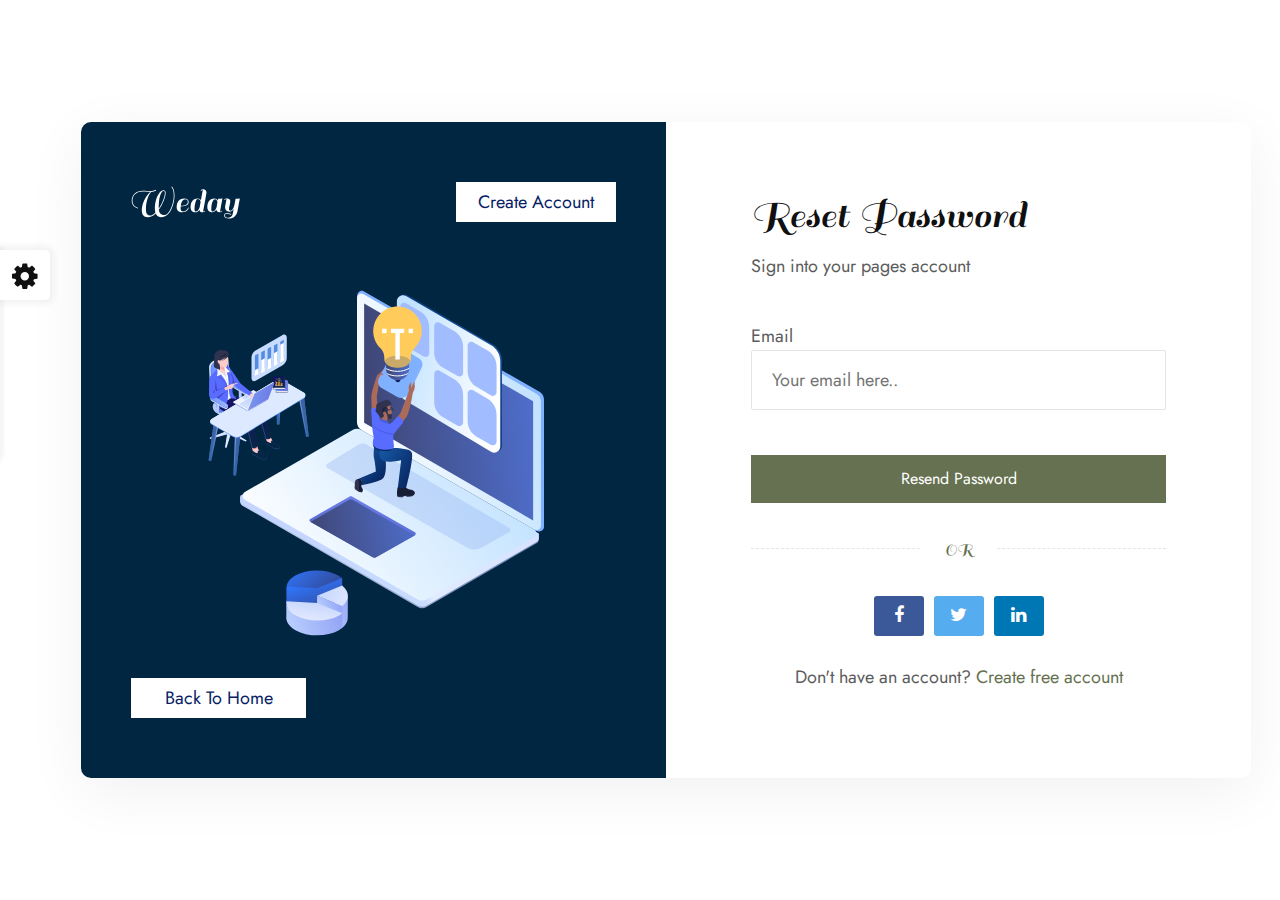
<file: forgot.html>
<!DOCTYPE html>
<html lang="en">

<head>
    <meta charset="utf-8">
    <meta http-equiv="X-UA-Compatible" content="IE=edge">
    <meta name="viewport" content="width=device-width, initial-scale=1">
    <meta name="author" content="wpOceans">
    <link rel="shortcut icon" type="image/png" href="assets/images/favicon.png">
    <title> Habibi - Wedding & Wedding Planner HTML5 Template</title>
    <link href="assets/css/themify-icons.css" rel="stylesheet">
    <link href="assets/css/font-awesome.min.css" rel="stylesheet">
    <link href="assets/css/flaticon.css" rel="stylesheet">
    <link href="assets/css/bootstrap.min.css" rel="stylesheet">
    <link href="assets/css/animate.css" rel="stylesheet">
    <link href="assets/css/owl.carousel.css" rel="stylesheet">
    <link href="assets/css/owl.theme.css" rel="stylesheet">
    <link href="assets/css/slick.css" rel="stylesheet">
    <link href="assets/css/slick-theme.css" rel="stylesheet">
    <link href="assets/css/swiper.min.css" rel="stylesheet">
    <link href="assets/css/nice-select.css" rel="stylesheet">
    <link href="assets/css/owl.transitions.css" rel="stylesheet">
    <link href="assets/css/jquery.fancybox.css" rel="stylesheet">
    <link href="assets/css/odometer-theme-default.css" rel="stylesheet">
    <link href="assets/css/jquery-ui.css" rel="stylesheet">
    <link href="assets/css/auth-pages.css" rel="stylesheet">
    <link href="assets/sass/style.css" rel="stylesheet">
</head>

<body>

    <!-- start page-wrapper -->
    <div class="page-wrapper">
        <!-- start preloader -->
        <div class="preloader">
            <div class="vertical-centered-box">
                <div class="content">
                    <div class="loader-circle"></div>
                    <div class="loader-line-mask">
                        <div class="loader-line"></div>
                    </div>
                    <img src="assets/images/preloader.gif" alt="">
                </div>
            </div>
        </div>
        <!-- end preloader -->

        <div class="wpo-login-area">
            <div class="container">
                <div class="row">
                    <div class="col-lg-12">
                        <form class="wpo-accountWrapper" action="#">
                            <div class="wpo-accountInfo">
                                <div class="wpo-accountInfoHeader">
                                    <a href="#"><img src="assets/images/logo-2.svg" alt=""></a>
                                    <a class="wpo-accountBtn" href="register.html">
                                        Create Account
                                    </a>
                                </div>
                                <div class="image">
                                    <img src="assets/images/login.svg" alt="">
                                </div>
                                <div class="back-home">
                                    <a class="wpo-accountBtn" href="index.html">
                                        Back To Home
                                    </a>
                                </div>
                            </div>
                            <div class="wpo-accountForm form-style">
                                <div class="fromTitle">
                                    <h2>Reset Password</h2>
                                    <p>Sign into your pages account</p>
                                </div>
                                <div class="row">
                                    <div class="col-lg-12 col-md-12 col-12">
                                        <label>Email</label>
                                        <input type="text" id="email" name="email" placeholder="Your email here..">
                                    </div>
                                    <div class="col-lg-12 col-md-12 col-12">
                                        <button type="submit" class="wpo-accountBtn">Resend Password</button>
                                    </div>
                                </div>
                                <h4 class="or"><span>OR</span></h4>
                                <ul class="wpo-socialLoginBtn">
                                    <li><button class="facebook" tabindex="0" type="button"><span><i
                                                    class="fa fa-facebook"></i></span></button></li>
                                    <li><button class="twitter" tabindex="0" type="button"><span><i
                                                    class="fa fa-twitter"></i></span></button></li>
                                    <li><button class="linkedin" tabindex="0" type="button"><span><i
                                                    class="fa fa-linkedin"></i></span></button></li>
                                </ul>
                                <p class="subText">Don't have an account? <a href="register.html">Create free
                                        account</a></p>
                            </div>
                        </form>
                    </div>
                </div>
            </div>
        </div>
        <!-- end of wpo-site-footer-section -->
        <div class="color-switcher-wrap">
            <div class="color-switcher-item">
                <div class="color-toggle-btn">
                    <i class="fa fa-cog"></i>
                </div>
                <ul id="switcher">
                    <li class="btn btn1" id="Button1"></li>
                    <li class="btn btn2" id="Button2"></li>
                    <li class="btn btn3" id="Button3"></li>
                    <li class="btn btn4" id="Button4"></li>
                    <li class="btn btn5" id="Button5"></li>
                    <li class="btn btn6" id="Button6"></li>
                    <li class="btn btn7" id="Button7"></li>
                    <li class="btn btn8" id="Button8"></li>
                    <li class="btn btn9" id="Button9"></li>
                    <li class="btn btn10" id="Button10"></li>
                    <li class="btn btn11" id="Button11"></li>
                    <li class="btn btn12" id="Button12"></li>
                    <li class="btn btn13" id="Button13"></li>
                    <li class="btn btn14" id="Button14"></li>
                    <li class="btn btn15" id="Button15"></li>
                </ul>
            </div>
        </div>
    </div>
    <!-- end of page-wrapper -->

    <!-- All JavaScript files
    ================================================== -->
    <script src="assets/js/jquery.min.js"></script>
    <script src="assets/js/bootstrap.bundle.min.js"></script>
    <!-- Plugins for this template -->
    <script src="assets/js/modernizr.custom.js"></script>
    <script src="assets/js/jquery-plugin-collection.js"></script>
    <!-- Custom script for this template -->
    <script src="assets/js/script.js"></script>
</body>

</html>
</file>
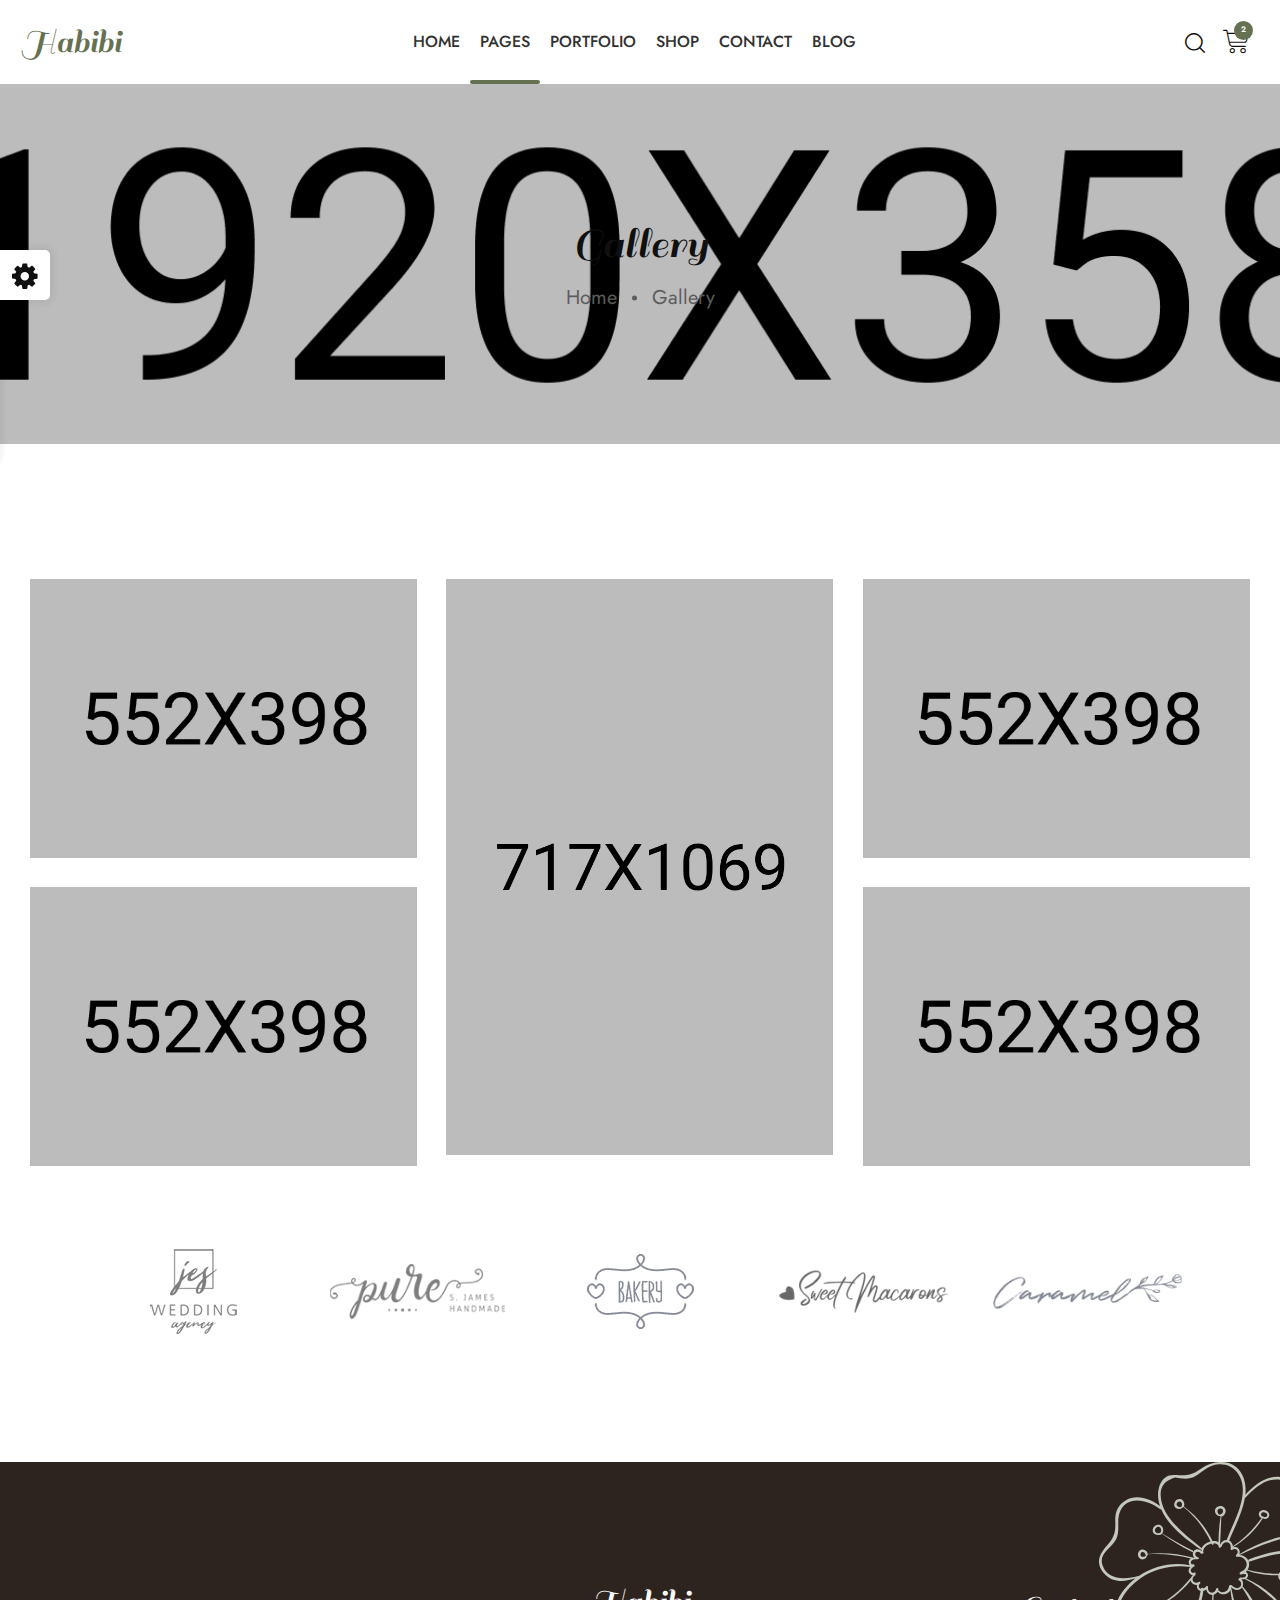
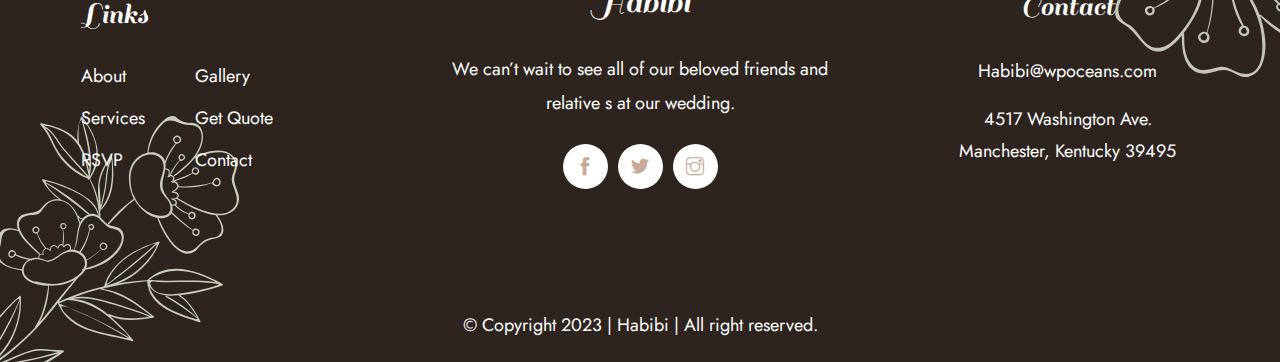
<file: gallery.html>
<!DOCTYPE html>
<html lang="en">

<head>
    <meta charset="utf-8">
    <meta http-equiv="X-UA-Compatible" content="IE=edge">
    <meta name="viewport" content="width=device-width, initial-scale=1">
    <meta name="author" content="wpOceans">
    <link rel="shortcut icon" type="image/png" href="assets/images/favicon.png">
    <title> Habibi - Wedding & Wedding Planner HTML5 Template</title>
    <link href="assets/css/themify-icons.css" rel="stylesheet">
    <link href="assets/css/font-awesome.min.css" rel="stylesheet">
    <link href="assets/css/flaticon.css" rel="stylesheet">
    <link href="assets/css/magnific-popup.css" rel="stylesheet">
    <link href="assets/css/bootstrap.min.css" rel="stylesheet">
    <link href="assets/css/animate.css" rel="stylesheet">
    <link href="assets/css/owl.carousel.css" rel="stylesheet">
    <link href="assets/css/owl.theme.css" rel="stylesheet">
    <link href="assets/css/slick.css" rel="stylesheet">
    <link href="assets/css/slick-theme.css" rel="stylesheet">
    <link href="assets/css/swiper.min.css" rel="stylesheet">
    <link href="assets/css/nice-select.css" rel="stylesheet">
    <link href="assets/css/owl.transitions.css" rel="stylesheet">
    <link href="assets/css/jquery.fancybox.css" rel="stylesheet">
    <link href="assets/css/odometer-theme-default.css" rel="stylesheet">
    <link href="assets/css/jquery-ui.css" rel="stylesheet">
    <link href="assets/sass/style.css" rel="stylesheet">
</head>

<body>

    <!-- start page-wrapper -->
    <div class="page-wrapper">
        <!-- start preloader -->
        <div class="preloader">
            <div class="vertical-centered-box">
                <div class="content">
                    <div class="loader-circle"></div>
                    <div class="loader-line-mask">
                        <div class="loader-line"></div>
                    </div>
                    <img src="assets/images/preloader.gif" alt="">
                </div>
            </div>
        </div>
        <!-- end preloader -->
        <!-- Start header -->
        <header id="header">
            <div class="wpo-site-header wpo-header-style-3">
                <nav class="navigation navbar navbar-expand-lg navbar-light">
                    <div class="container-fluid">
                        <div class="row align-items-center">
                            <div class="col-lg-3 col-md-3 col-3 d-lg-none dl-block">
                                <div class="mobail-menu">
                                    <button type="button" class="navbar-toggler open-btn">
                                        <span class="sr-only">Toggle navigation</span>
                                        <span class="icon-bar first-angle"></span>
                                        <span class="icon-bar middle-angle"></span>
                                        <span class="icon-bar last-angle"></span>
                                    </button>
                                </div>
                            </div>
                            <div class="col-lg-2 col-md-6 col-6">
                                <div class="navbar-header">
                                    <a class="navbar-brand" href="index.html">Habibi</a>
                                </div>
                            </div>
                            <div class="col-lg-8 col-md-1 col-1">
                                <div id="navbar" class="collapse navbar-collapse navigation-holder">
                                    <button class="menu-close"><i class="ti-close"></i></button>
                                    <ul class="nav navbar-nav mb-2 mb-lg-0">
                                        <li class="menu-item-has-children">
                                            <a href="#">Home</a>
                                            <ul class="sub-menu">
                                                <li><a href="index.html">Wedding Home 1</a></li>
                                                <li><a href="index-2.html">Wedding Home 2</a></li>
                                                <li><a href="index-3.html">Announcement Home 1</a></li>
                                                <li><a href="index-4.html">Announcement Home 2</a></li>
                                                <li><a href="index-5.html">Muslim Wedding Home</a></li>
                                                <li><a href="index-6.html">Asian Wedding Home</a></li>
                                                <li><a href="index-rtl.html">Muslim Wedding Home(RTL)</a></li>
                                                <li><a href="invitation-1.html">Wedding Invitation 1</a></li>
                                                <li><a href="invitation-2.html">Wedding Invitation 2</a></li>
                                                <li class="menu-item-has-children">
                                                    <a href="#">Event Planner Homes</a>
                                                    <ul class="sub-menu">
                                                        <li><a href="index-7.html">Wedding Planner 1</a></li>
                                                        <li><a href="index-8.html">Wedding Planner 2</a></li>
                                                        <li><a href="index-9.html">Wedding Planner 3</a></li>
                                                    </ul>
                                                </li>
                                                <li class="menu-item-has-children">
                                                    <a href="#">Wedding Shop Homes</a>
                                                    <ul class="sub-menu">
                                                        <li><a href="shop-home.html">Bridal Shop</a></li>
                                                        <li><a href="shop-home-2.html">Wedding Bouquet Shop</a></li>
                                                        <li><a href="shop-home-video-bg.html">Bouquet Shop Video Bg</a>
                                                        </li>
                                                        <li><a href="shop-home-3.html">Wedding Cake Shop</a></li>
                                                    </ul>
                                                </li>
                                            </ul>
                                        </li>
                                        <li class="menu-item-has-children">
                                            <a class="active" href="#">Pages</a>
                                            <ul class="sub-menu">
                                                <li><a href="about.html">About</a></li>
                                                <li class="menu-item-has-children">
                                                    <a href="story.html">Our Story</a>
                                                    <ul class="sub-menu">
                                                        <li><a href="story.html">Our Story Style 1</a></li>
                                                        <li><a href="story-2.html">Our Story Style 2</a></li>
                                                        <li><a href="story-3.html">Our Story Style 3</a></li>
                                                        <li><a href="story-4.html">Our Story Style 4</a></li>
                                                        <li><a href="story-5.html">Our Story Style 5</a></li>
                                                        <li><a href="story-6.html">Our Story Style 6</a></li>
                                                    </ul>
                                                </li>
                                                <li><a href="accomodation.html">Accomodation</a></li>
                                                <li class="menu-item-has-children">
                                                    <a href="rsvp.html">RSVP</a>
                                                    <ul class="sub-menu">
                                                        <li><a href="rsvp.html">RSVP Style 1</a></li>
                                                        <li><a href="rsvp-2.html">RSVP Style 2</a></li>
                                                        <li><a href="rsvp-3.html">RSVP Style 3</a></li>
                                                        <li><a href="rsvp-4.html">RSVP Style 4</a></li>
                                                        <li><a href="rsvp-5.html">RSVP Style 5</a></li>
                                                        <li><a href="rsvp-6.html">RSVP Style 6</a></li>
                                                        <li><a href="rsvp-7.html">RSVP Style 7</a></li>
                                                    </ul>
                                                </li>
                                                <li><a class="active" href="gallery.html">Gallery</a></li>
                                                <li><a href="planner.html">Planners</a></li>
                                                <li><a href="team-single.html">Planner Single</a></li>
                                                <li><a href="groom-bride.html">Brides & Grooms</a></li>
                                                <li class="menu-item-has-children">
                                                    <a href="service.html">Serevice</a>
                                                    <ul class="sub-menu">
                                                        <li><a href="service.html">Serevice</a></li>
                                                        <li><a href="service-s2.html">Serevice S2</a></li>
                                                        <li><a href="service-s3.html">Serevice S3</a></li>
                                                        <li><a href="service-single.html">Serevice Single</a></li>
                                                    </ul>
                                                </li>
                                                <li><a href="pricing.html">Pricing</a></li>
                                                <li class="menu-item-has-children">
                                                    <a href="#">Auth Pages</a>
                                                    <ul class="sub-menu">
                                                        <li><a href="login.html">Login</a>
                                                        </li>
                                                        <li><a href="register.html">Register</a></li>
                                                        <li><a href="forgot.html">Forgot Password</a></li>
                                                    </ul>
                                                </li>
                                                <li><a href="coming.html">Coming Soon</a></li>
                                                <li><a href="404.html">404 Error</a></li>
                                            </ul>
                                        </li>
                                        <li class="menu-item-has-children">
                                            <a href="portfolio-grid.html">Portfolio</a>
                                            <ul class="sub-menu">
                                                <li><a href="portfolio-grid.html">Portfolio Grid</a></li>
                                                <li><a href="portfolio-masonary.html">Portfolio Masonary</a></li>
                                                <li><a href="portfolio-masonary-s2.html">Portfolio Masonary S2</a></li>
                                                <li><a href="portfolio-masonary-s3.html">Portfolio Masonary S3</a></li>
                                                <li><a href="portfolio-single.html">Portfolio Single</a></li>
                                            </ul>
                                        </li>
                                        <li class="menu-item-has-children">
                                            <a href="shop.html">Shop</a>
                                            <ul class="sub-menu">
                                                <li><a href="shop.html">Shop</a></li>
                                                <li><a href="shop-single.html">Shop Single</a></li>
                                                <li><a href="cart.html">Cart</a></li>
                                                <li><a href="wishlist.html">Wishlist</a></li>
                                                <li><a href="checkout.html">Checkout</a></li>
                                            </ul>
                                        </li>
                                        <li><a href="contact.html">Contact</a></li>
                                        <li class="menu-item-has-children">
                                            <a href="blog.html">Blog</a>
                                            <ul class="sub-menu">
                                                <li><a href="blog.html">Blog right sidebar</a></li>
                                                <li><a href="blog-left-sidebar.html">Blog left sidebar</a></li>
                                                <li><a href="blog-fullwidth.html">Blog fullwidth</a></li>
                                                <li class="menu-item-has-children">
                                                    <a href="#">Blog details</a>
                                                    <ul class="sub-menu">
                                                        <li><a href="blog-single.html">Blog details right sidebar</a>
                                                        </li>
                                                        <li><a href="blog-single-left-sidebar.html">Blog details left
                                                                sidebar</a></li>
                                                        <li><a href="blog-single-fullwidth.html">Blog details
                                                                fullwidth</a></li>
                                                    </ul>
                                                </li>
                                            </ul>
                                        </li>
                                    </ul>

                                </div><!-- end of nav-collapse -->
                            </div>
                            <div class="col-lg-2 col-md-2 col-2">
                                <div class="header-right">
                                    <div class="header-search-form-wrapper">
                                        <div class="cart-search-contact">
                                            <button class="search-toggle-btn"><i
                                                    class="fi flaticon-search"></i></button>
                                            <div class="header-search-form">
                                                <form>
                                                    <div>
                                                        <input type="text" class="form-control"
                                                            placeholder="Search here...">
                                                        <button type="submit"><i
                                                                class="fi flaticon-search"></i></button>
                                                    </div>
                                                </form>
                                            </div>
                                        </div>
                                    </div>
                                    <div class="mini-cart">
                                        <button class="cart-toggle-btn"> <i class="fi flaticon-shopping-cart"></i>
                                            <span class="cart-count">2</span></button>
                                        <div class="mini-cart-content">
                                            <button class="mini-cart-close"><i class="ti-close"></i></button>
                                            <div class="mini-cart-items">
                                                <div class="mini-cart-item clearfix">
                                                    <div class="mini-cart-item-image">
                                                        <a href="shop.html"><img
                                                                src="assets/images/shop/mini-cart/img-1.jpg" alt></a>
                                                    </div>
                                                    <div class="mini-cart-item-des">
                                                        <a href="shop.html">Wedding Gown</a>
                                                        <span class="mini-cart-item-price">$20.15 x 1</span>
                                                        <span class="mini-cart-item-quantity"><a href="#"><i
                                                                    class="ti-close"></i></a></span>
                                                    </div>
                                                </div>
                                                <div class="mini-cart-item clearfix">
                                                    <div class="mini-cart-item-image">
                                                        <a href="shop.html"><img
                                                                src="assets/images/shop/mini-cart/img-2.jpg" alt></a>
                                                    </div>
                                                    <div class="mini-cart-item-des">
                                                        <a href="shop.html">Bridal Flower</a>
                                                        <span class="mini-cart-item-price">$13.25 x 2</span>
                                                        <span class="mini-cart-item-quantity"><a href="#"><i
                                                                    class="ti-close"></i></a></span>
                                                    </div>
                                                </div>
                                            </div>
                                            <div class="mini-cart-action clearfix">
                                                <span class="mini-checkout-price">Subtotal:
                                                    <span>$215.14</span></span>
                                                <div class="mini-btn">
                                                    <a href="checkout.html" class="view-cart-btn s1">Checkout</a>
                                                    <a href="cart.html" class="view-cart-btn">View Cart</a>
                                                </div>
                                            </div>
                                        </div>
                                    </div>
                                </div>
                            </div>
                        </div>
                    </div><!-- end of container -->
                </nav>
            </div>
        </header>
        <!-- end of header -->
        <!-- start wpo-page-title -->
        <section class="wpo-page-title">
            <div class="container">
                <div class="row">
                    <div class="col col-xs-12">
                        <div class="wpo-breadcumb-wrap">
                            <h2>Gallery</h2>
                            <ol class="wpo-breadcumb-wrap">
                                <li><a href="index.html">Home</a></li>
                                <li>Gallery</li>
                            </ol>
                        </div>
                    </div>
                </div> <!-- end row -->
            </div> <!-- end container -->
        </section>
        <!-- end page-title -->
        <!-- start wpo-portfolio-section -->
        <section class="wpo-portfolio-section-s2 section-padding pt-120" id="gallery">
            <h2 class="hidden">some</h2>
            <div class="container-fluid">
                <div class="row">
                    <div class="col-lg-12">
                        <div class="sortable-gallery">
                            <div class="gallery-filters"></div>
                            <div class="portfolio-grids gallery-container clearfix">
                                <div class="grid">
                                    <div class="img-holder">
                                        <a href="assets/images/portfolio/7.jpg" class="fancybox"
                                            data-fancybox-group="gall-1">
                                            <img src="assets/images/portfolio/7.jpg" alt class="img img-responsive">
                                            <div class="hover-content">
                                                <i class="ti-plus"></i>
                                            </div>
                                        </a>
                                    </div>
                                </div>
                                <div class="grid">
                                    <div class="img-holder">
                                        <a href="assets/images/portfolio/8.jpg" class="fancybox"
                                            data-fancybox-group="gall-1">
                                            <img src="assets/images/portfolio/8.jpg" alt class="img img-responsive">
                                            <div class="hover-content">
                                                <i class="ti-plus"></i>
                                            </div>
                                        </a>
                                    </div>
                                </div>
                                <div class="grid">
                                    <div class="img-holder">
                                        <a href="assets/images/portfolio/9.jpg" class="fancybox"
                                            data-fancybox-group="gall-1">
                                            <img src="assets/images/portfolio/9.jpg" alt class="img img-responsive">
                                            <div class="hover-content">
                                                <i class="ti-plus"></i>
                                            </div>
                                        </a>
                                    </div>
                                </div>
                                <div class="grid">
                                    <div class="img-holder">
                                        <a href="assets/images/portfolio/10.jpg" class="fancybox"
                                            data-fancybox-group="gall-1">
                                            <img src="assets/images/portfolio/10.jpg" alt class="img img-responsive">
                                            <div class="hover-content">
                                                <i class="ti-plus"></i>
                                            </div>
                                        </a>
                                    </div>
                                </div>
                                <div class="grid">
                                    <div class="img-holder">
                                        <a href="assets/images/portfolio/11.jpg" class="fancybox"
                                            data-fancybox-group="gall-1">
                                            <img src="assets/images/portfolio/11.jpg" alt class="img img-responsive">
                                            <div class="hover-content">
                                                <i class="ti-plus"></i>
                                            </div>
                                        </a>
                                    </div>
                                </div>
                            </div>
                        </div>
                    </div>
                </div>
            </div> <!-- end container -->
        </section>
        <!-- end wpo-portfolio-section -->

        <!-- start wpo-partners-section -->
        <section class="wpo-partners-section section-padding pt-0">
            <h2 class="hidden">Partners</h2>
            <div class="container">
                <div class="row">
                    <div class="col col-xs-12">
                        <div class="partner-grids partners-slider owl-carousel">
                            <div class="grid">
                                <img src="assets/images/partners/1.png" alt>
                            </div>
                            <div class="grid">
                                <img src="assets/images/partners/2.png" alt>
                            </div>
                            <div class="grid">
                                <img src="assets/images/partners/3.png" alt>
                            </div>
                            <div class="grid">
                                <img src="assets/images/partners/4.png" alt>
                            </div>
                            <div class="grid">
                                <img src="assets/images/partners/5.png" alt>
                            </div>
                        </div>
                    </div>
                </div>
            </div> <!-- end container -->
        </section>
        <!-- end wpo-partners-section-->

        <!-- start of wpo-site-footer-section -->
        <footer class="wpo-site-footer-s2">
            <div class="wpo-upper-footer">
                <div class="container">
                    <div class="row align-items-center">
                        <div class="col col-xl-3  col-lg-4 col-md-6 col-sm-12 col-12">
                            <div class="widget link-widget">
                                <div class="widget-title">
                                    <h3>Links</h3>
                                </div>
                                <div class="link-wrap">
                                    <ul>
                                        <li><a href="about.html">About</a></li>
                                        <li><a href="service.html">Services</a></li>
                                        <li><a href="rsvp.html">RSVP</a></li>
                                    </ul>
                                    <ul>
                                        <li><a href="gallery.html">Gallery</a></li>
                                        <li><a href="index.html">Get Quote</a></li>
                                        <li><a href="contact.html">Contact</a></li>
                                    </ul>
                                </div>
                            </div>
                        </div>
                        <div class="col col-xl-6 col-lg-4 col-md-6 col-sm-12 col-12">
                            <div class="widget about-widget">
                                <div class="logo widget-title">
                                    <a class="logo" href="index.html">Habibi</a>
                                </div>
                                <p>We can’t wait to see all of our beloved friends
                                    and relative s at our wedding.</p>
                                <ul>
                                    <li>
                                        <a href="#">
                                            <i class="ti-facebook"></i>
                                        </a>
                                    </li>
                                    <li>
                                        <a href="#">
                                            <i class="ti-twitter-alt"></i>
                                        </a>
                                    </li>
                                    <li>
                                        <a href="#">
                                            <i class="ti-instagram"></i>
                                        </a>
                                    </li>
                                </ul>
                            </div>
                        </div>

                        <div class="col col-xl-3  col-lg-4 col-md-6 col-sm-12 col-12">
                            <div class="widget wpo-service-link-widget">
                                <div class="widget-title">
                                    <h3>Contact </h3>
                                </div>
                                <div class="contact-ft">
                                    <p>Habibi@wpoceans.com</p>
                                    <p>4517 Washington Ave. Manchester,
                                        Kentucky 39495</p>
                                </div>
                            </div>
                        </div>
                    </div>
                </div> <!-- end container -->
            </div>
            <div class="wpo-lower-footer">
                <div class="container">
                    <div class="row">
                        <div class="col col-xs-12">
                            <p class="copyright"> &copy; Copyright 2023 | <a href="index.html">Habibi</a> | All right
                                reserved.</p>
                        </div>
                    </div>
                </div>
            </div>
            <div class="ft-shape-1">
                <img src="assets/images/footer-shape-1.svg" alt="">
            </div>
            <div class="ft-shape-2">
                <img src="assets/images/footer-shape-2.svg" alt="">
            </div>
        </footer>
        <!-- end of wpo-site-footer-section -->
        <!-- color-switcher -->
        <div class="color-switcher-wrap">
            <div class="color-switcher-item">
                <div class="color-toggle-btn">
                    <i class="fa fa-cog"></i>
                </div>
                <ul id="switcher">
                    <li class="btn btn1" id="Button1"></li>
                    <li class="btn btn2" id="Button2"></li>
                    <li class="btn btn3" id="Button3"></li>
                    <li class="btn btn4" id="Button4"></li>
                    <li class="btn btn5" id="Button5"></li>
                    <li class="btn btn6" id="Button6"></li>
                    <li class="btn btn7" id="Button7"></li>
                    <li class="btn btn8" id="Button8"></li>
                    <li class="btn btn9" id="Button9"></li>
                    <li class="btn btn10" id="Button10"></li>
                    <li class="btn btn11" id="Button11"></li>
                    <li class="btn btn12" id="Button12"></li>
                    <li class="btn btn13" id="Button13"></li>
                    <li class="btn btn14" id="Button14"></li>
                    <li class="btn btn15" id="Button15"></li>
                </ul>
            </div>
        </div>

    </div>
    <!-- end of page-wrapper -->

    <!-- All JavaScript files
    ================================================== -->
    <script src="assets/js/jquery.min.js"></script>
    <script src="assets/js/bootstrap.bundle.min.js"></script>
    <!-- Plugins for this template -->
    <script src="assets/js/modernizr.custom.js"></script>
    <script src="assets/js/jquery-plugin-collection.js"></script>
    <!-- Custom script for this template -->
    <script src="assets/js/script.js"></script>
</body>

</html>
</file>
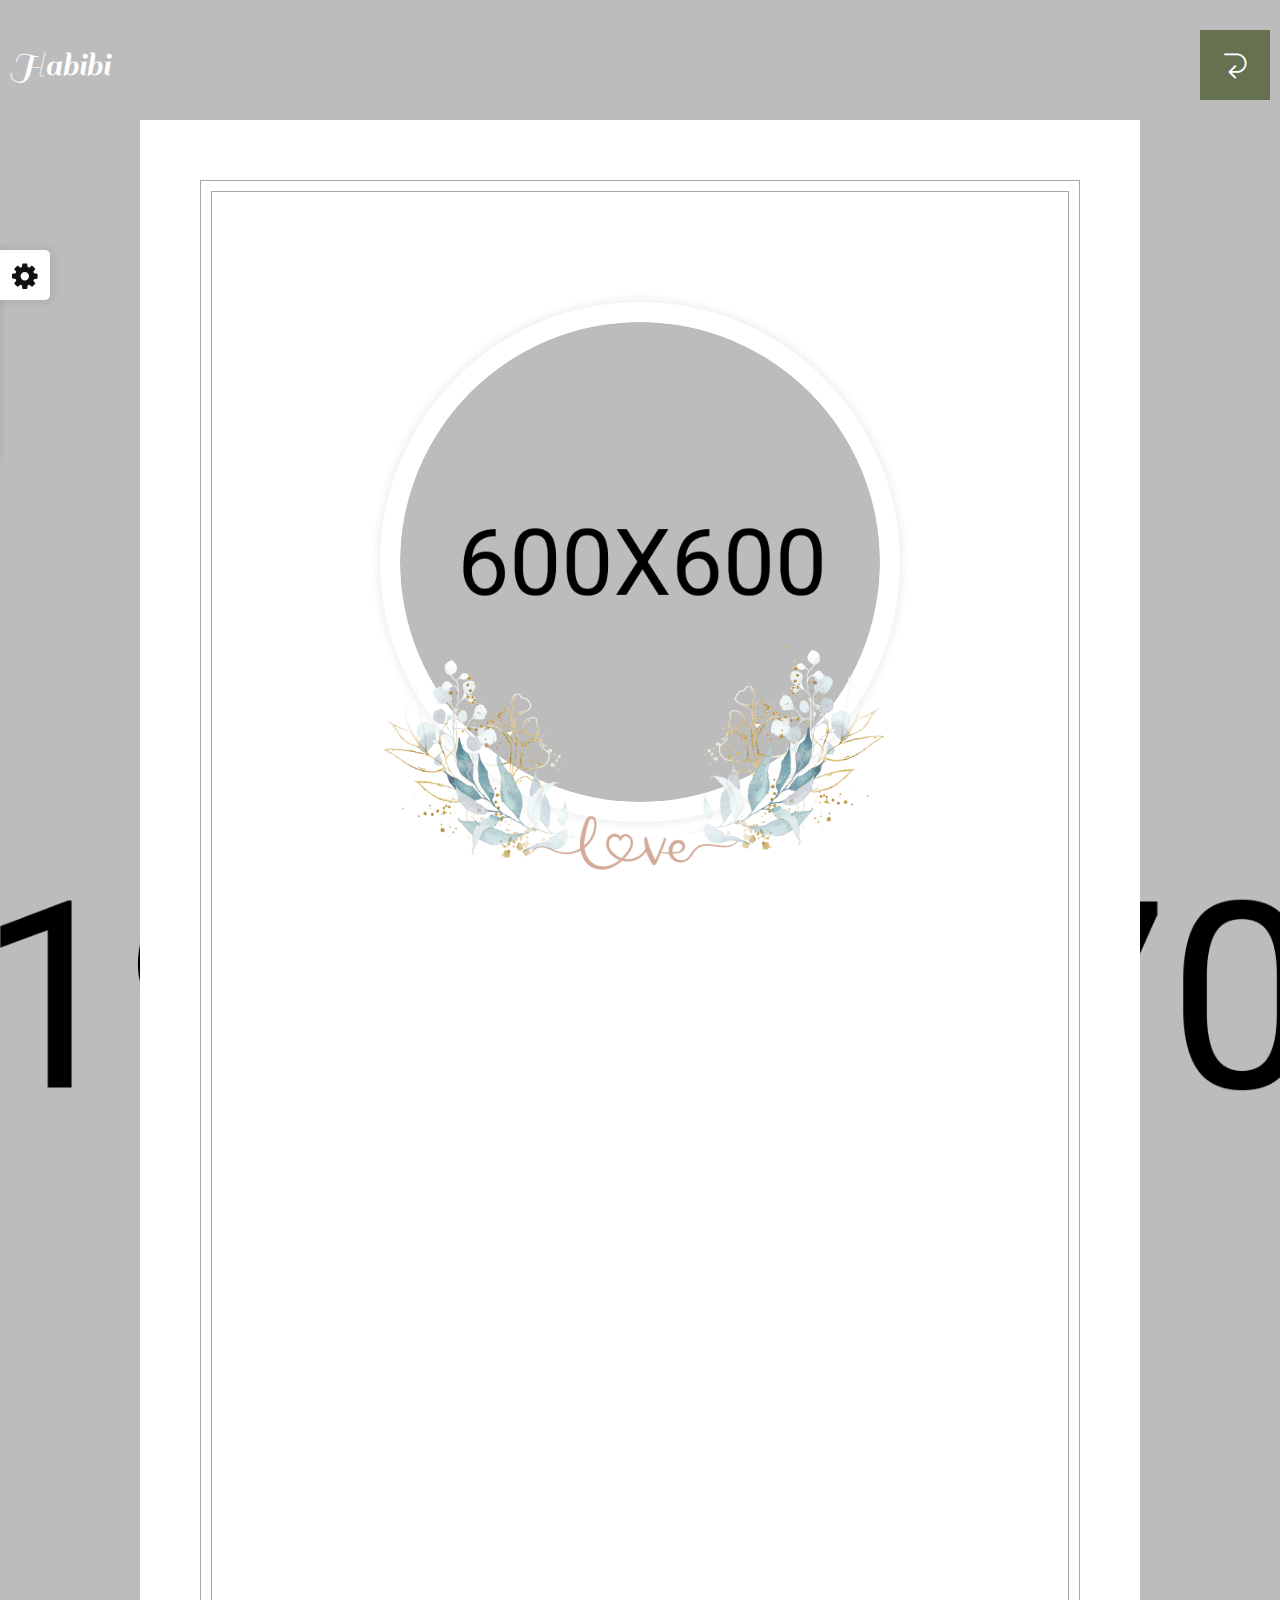
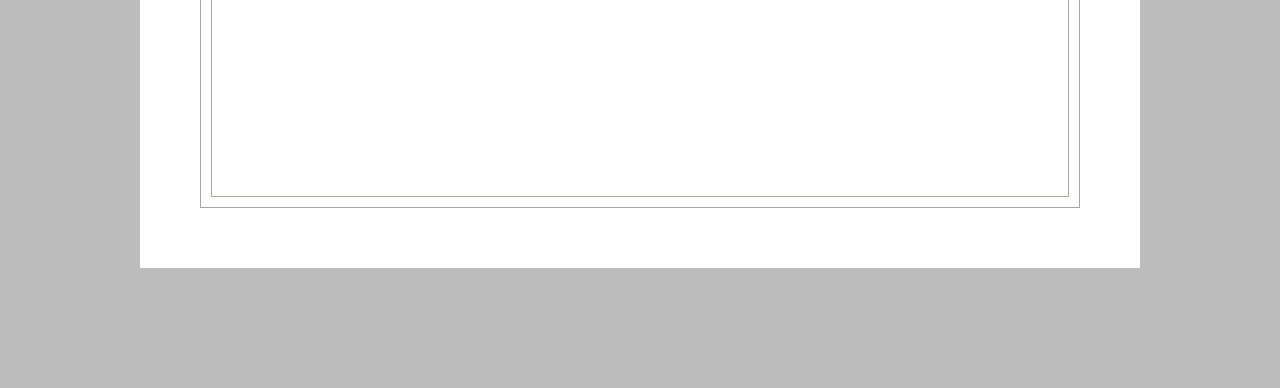
<file: invitation-1.html>
<!DOCTYPE html>
<html lang="en">

<head>
    <meta charset="utf-8">
    <meta http-equiv="X-UA-Compatible" content="IE=edge">
    <meta name="viewport" content="width=device-width, initial-scale=1">
    <meta name="author" content="wpOceans">
    <link rel="shortcut icon" type="image/png" href="assets/images/favicon.png">
    <title> Habibi - Wedding & Wedding Planner HTML5 Template</title>
    <link href="assets/css/themify-icons.css" rel="stylesheet">
    <link href="assets/css/font-awesome.min.css" rel="stylesheet">
    <link href="assets/css/flaticon.css" rel="stylesheet">
    <link href="assets/css/bootstrap.min.css" rel="stylesheet">
    <link href="assets/css/animate.css" rel="stylesheet">
    <link href="assets/css/owl.carousel.css" rel="stylesheet">
    <link href="assets/css/owl.theme.css" rel="stylesheet">
    <link href="assets/css/slick.css" rel="stylesheet">
    <link href="assets/css/slick-theme.css" rel="stylesheet">
    <link href="assets/css/swiper.min.css" rel="stylesheet">
    <link href="assets/css/nice-select.css" rel="stylesheet">
    <link href="assets/css/owl.transitions.css" rel="stylesheet">
    <link href="assets/css/magnific-popup.css" rel="stylesheet">
    <link href="assets/css/jquery.fancybox.css" rel="stylesheet">
    <link href="assets/css/odometer-theme-default.css" rel="stylesheet">
    <link href="assets/css/jquery-ui.css" rel="stylesheet">
    <link href="assets/sass/style.css" rel="stylesheet">
</head>

<body>

    <!-- start page-wrapper -->
    <div class="page-wrapper">
        <!-- start preloader -->
        <div class="preloader">
            <div class="vertical-centered-box">
                <div class="content">
                    <div class="loader-circle"></div>
                    <div class="loader-line-mask">
                        <div class="loader-line"></div>
                    </div>
                    <img src="assets/images/preloader.gif" alt="">
                </div>
            </div>
        </div>
        <!-- end preloader -->
        <!-- Start header -->
        <header id="header">
            <div class="wpo-site-header invitation-header">
                <ul>
                    <li> <a class="navbar-brand" href="index.html">Habibi</a></li>
                    <li><a class="back-btn" href="index.html"><i class="ti-back-left"></i></a></li>
                </ul>
            </div>
        </header>
        <!-- end of header -->
        <!-- start of invitation -->
        <section class="wpo-invitation-area section-padding" style="background: url(./assets/images/slider/invitation-bg.jpg) no-repeat center center;  background-size: cover;">
            <div class="container-fluid">
                <div class="wpo-invitation-wrap">
                    <div class="wpo-invitation-inner-item">
                        <div class="wpo-invitation-inner">
                            <div class="middle-couple-pic wow zoomIn" data-wow-duration="1000ms">
                                <div class="middle-couple-pic-inner">
                                    <img src="assets/images/couple/3.jpg" alt="">
                                </div>
                                <div class="couple-flower">
                                    <img src="assets/images/couple/couple-flower.png" alt="">
                                </div>
                            </div>
                            <div class="wpo-invitation-info">
                                <h2 class="wow fadeInUp" data-wow-duration="1000ms">James & Amelia</h2>
                                <p class="wow fadeInUp" data-wow-duration="1200ms">Our Big Day is November 15,2022</p>
                                <span class="shape wow fadeInUp" data-wow-duration="1400ms"><img
                                        src="assets/images/slider/date-shape.png" alt=""> </span>
                                <div class="row wow fadeInUp" data-wow-duration="1600ms">
                                    <div class="col col-xs-12">
                                        <div class="clock-grids">
                                            <div id="clock"></div>
                                        </div>
                                    </div>
                                </div>
                            </div>
                            <div class="wpo-event-text">
                                <ul>
                                    <li class="wow fadeInUp" data-wow-duration="1000ms">Monday, 12 Apr. 2022 <br>
                                        1:00 PM – 2:30 PM</li>
                                    <li class="wow fadeInUp" data-wow-duration="1200ms">4517 Washington Ave. Manchester, Kentucky 39495</li>
                                    <li class="wow fadeInUp" data-wow-duration="1400ms">+1 234-567-8910</li>
                                    <li class="wow fadeInUp" data-wow-duration="1600ms"> <a class="popup-gmaps"
                                            href="https://www.google.com/maps/embed?pb=!1m18!1m12!1m3!1d25211.21212385712!2d144.95275648773628!3d-37.82748510398018!2m3!1f0!2f0!3f0!3m2!1i1024!2i768!4f13.1!3m3!1m2!1s0x6ad642af0f11fd81%3A0x5045675218ce7e0!2zTWVsYm91cm5lIFZJQyAzMDA0LCDgpoXgprjgp43gpp_gp43gprDgp4fgprLgpr_gpq_gprzgpr4!5e0!3m2!1sbn!2sbd!4v1503742051881">See
                                            Location</a></li>
                                </ul>
                            </div>
                        </div>
                    </div>
                </div>
            </div>
        </section>
        <!-- end of invitation slider -->

        <!-- end of wpo-site-footer-section -->
        <div class="color-switcher-wrap">
            <div class="color-switcher-item">
                <div class="color-toggle-btn">
                    <i class="fa fa-cog"></i>
                </div>
                <ul id="switcher">
                    <li class="btn btn1" id="Button1"></li>
                    <li class="btn btn2" id="Button2"></li>
                    <li class="btn btn3" id="Button3"></li>
                    <li class="btn btn4" id="Button4"></li>
                    <li class="btn btn5" id="Button5"></li>
                    <li class="btn btn6" id="Button6"></li>
                    <li class="btn btn7" id="Button7"></li>
                    <li class="btn btn8" id="Button8"></li>
                    <li class="btn btn9" id="Button9"></li>
                    <li class="btn btn10" id="Button10"></li>
                    <li class="btn btn11" id="Button11"></li>
                    <li class="btn btn12" id="Button12"></li>
                    <li class="btn btn13" id="Button13"></li>
                    <li class="btn btn14" id="Button14"></li>
                    <li class="btn btn15" id="Button15"></li>
                </ul>
            </div>
        </div>

    </div>
    <!-- end of page-wrapper -->

    <!-- All JavaScript files
    ================================================== -->
    <script src="assets/js/jquery.min.js"></script>
    <script src="assets/js/bootstrap.bundle.min.js"></script>
    <!-- Plugins for this template -->
    <script src="assets/js/modernizr.custom.js"></script>
    <script src="assets/js/jquery-plugin-collection.js"></script>
    <script src="assets/js/moving-animation.js"></script>
    <script src="assets/js/tilt.jquery.min.js"></script>
    <!-- Custom script for this template -->
    <script src="assets/js/script.js"></script>
</body>

</html>
</file>
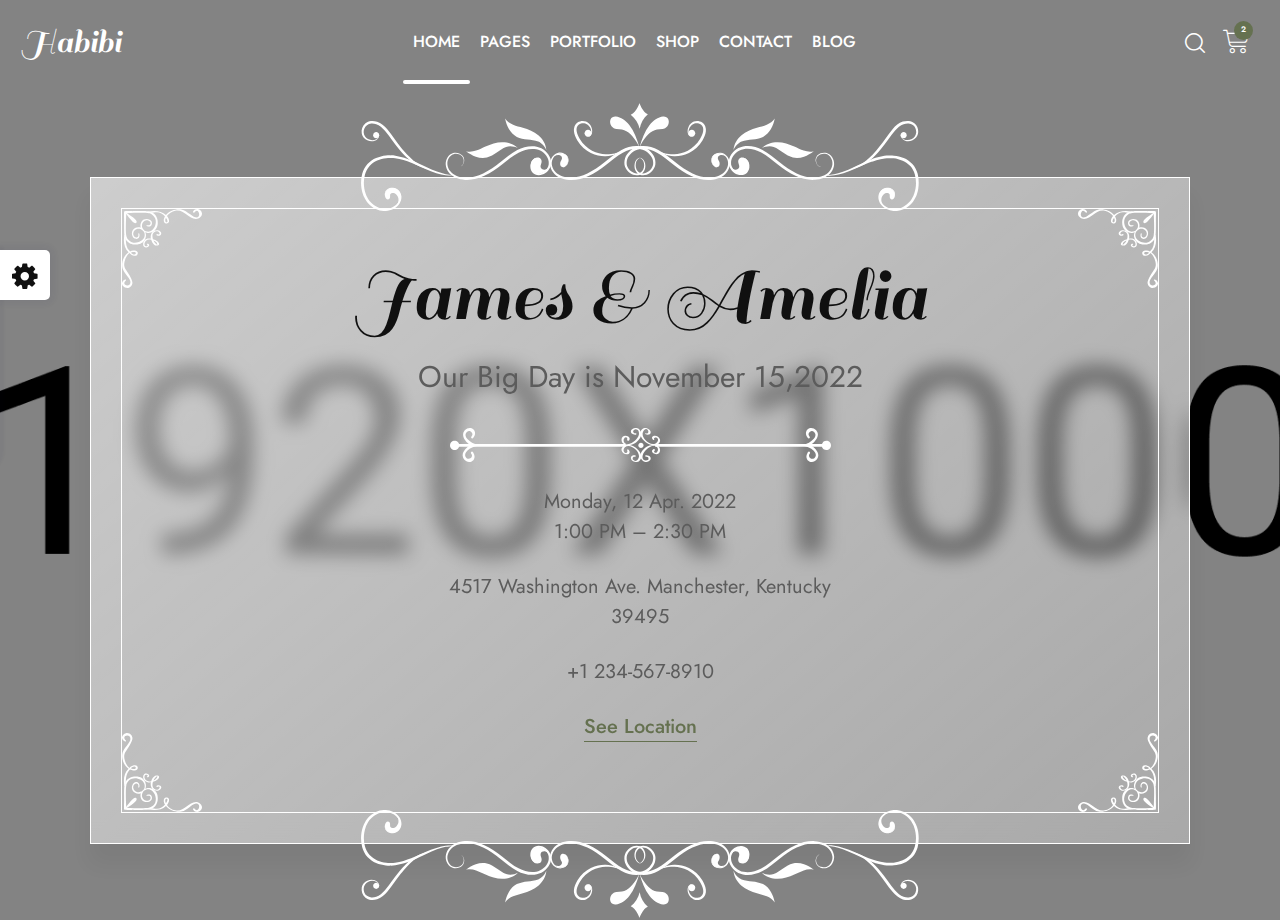
<file: invitation-2.html>
<!DOCTYPE html>
<html lang="en">

<head>
    <meta charset="utf-8">
    <meta http-equiv="X-UA-Compatible" content="IE=edge">
    <meta name="viewport" content="width=device-width, initial-scale=1">
    <meta name="author" content="wpOceans">
    <link rel="shortcut icon" type="image/png" href="assets/images/favicon.png">
    <title> Habibi - Wedding & Wedding Planner HTML5 Template</title>
    <link href="assets/css/themify-icons.css" rel="stylesheet">
    <link href="assets/css/font-awesome.min.css" rel="stylesheet">
    <link href="assets/css/flaticon.css" rel="stylesheet">
    <link href="assets/css/bootstrap.min.css" rel="stylesheet">
    <link href="assets/css/animate.css" rel="stylesheet">
    <link href="assets/css/owl.carousel.css" rel="stylesheet">
    <link href="assets/css/owl.theme.css" rel="stylesheet">
    <link href="assets/css/slick.css" rel="stylesheet">
    <link href="assets/css/slick-theme.css" rel="stylesheet">
    <link href="assets/css/swiper.min.css" rel="stylesheet">
    <link href="assets/css/nice-select.css" rel="stylesheet">
    <link href="assets/css/owl.transitions.css" rel="stylesheet">
    <link href="assets/css/magnific-popup.css" rel="stylesheet">
    <link href="assets/css/jquery.fancybox.css" rel="stylesheet">
    <link href="assets/css/odometer-theme-default.css" rel="stylesheet">
    <link href="assets/css/jquery-ui.css" rel="stylesheet">
    <link href="assets/sass/style.css" rel="stylesheet">
</head>

<body>

    <!-- start page-wrapper -->
    <div class="page-wrapper">
        <!-- start preloader -->
        <div class="preloader">
            <div class="vertical-centered-box">
                <div class="content">
                    <div class="loader-circle"></div>
                    <div class="loader-line-mask">
                        <div class="loader-line"></div>
                    </div>
                    <img src="assets/images/preloader.gif" alt="">
                </div>
            </div>
        </div>
        <!-- end preloader -->
        <!-- Start header -->
        <header id="header">
            <div class="wpo-site-header wpo-header-style-4">
                <nav class="navigation navbar navbar-expand-lg navbar-light">
                    <div class="container-fluid">
                        <div class="row align-items-center">
                            <div class="col-lg-3 col-md-3 col-3 d-lg-none dl-block">
                                <div class="mobail-menu">
                                    <button type="button" class="navbar-toggler open-btn">
                                        <span class="sr-only">Toggle navigation</span>
                                        <span class="icon-bar first-angle"></span>
                                        <span class="icon-bar middle-angle"></span>
                                        <span class="icon-bar last-angle"></span>
                                    </button>
                                </div>
                            </div>
                            <div class="col-lg-2 col-md-6 col-6">
                                <div class="navbar-header">
                                    <a class="navbar-brand" href="index.html">Habibi</a>
                                </div>
                            </div>
                            <div class="col-lg-8 col-md-1 col-1">
                                <div id="navbar" class="collapse navbar-collapse navigation-holder">
                                    <button class="menu-close"><i class="ti-close"></i></button>
                                    <ul class="nav navbar-nav mb-2 mb-lg-0">
                                        <li class="menu-item-has-children">
                                            <a class="active" href="#">Home</a>
                                            <ul class="sub-menu">
                                                <li><a href="index.html">Wedding Home 1</a></li>
                                                <li><a href="index-2.html">Wedding Home 2</a></li>
                                                <li><a href="index-3.html">Announcement Home 1</a></li>
                                                <li><a href="index-4.html">Announcement Home 2</a></li>
                                                <li><a href="index-5.html">Muslim Wedding Home</a></li>
                                                <li><a href="index-6.html">Asian Wedding Home</a></li>
                                                <li><a href="index-rtl.html">Muslim Wedding Home(RTL)</a></li>
                                                <li><a href="invitation-1.html">Wedding Invitation 1</a></li>
                                                <li><a class="active" href="invitation-2.html">Wedding Invitation 2</a></li>
                                                <li class="menu-item-has-children">
                                                    <a href="#">Event Planner Homes</a>
                                                    <ul class="sub-menu">
                                                        <li><a href="index-7.html">Wedding Planner 1</a></li>
                                                        <li><a href="index-8.html">Wedding Planner 2</a></li>
                                                        <li><a href="index-9.html">Wedding Planner 3</a></li>
                                                    </ul>
                                                </li>
                                                <li class="menu-item-has-children">
                                                    <a href="#">Wedding Shop Homes</a>
                                                    <ul class="sub-menu">
                                                        <li><a href="shop-home.html">Bridal Shop</a></li>
                                                        <li><a href="shop-home-2.html">Wedding Bouquet Shop</a></li>
                                                        <li><a href="shop-home-video-bg.html">Bouquet Shop Video Bg</a>
                                                        </li>
                                                        <li><a href="shop-home-3.html">Wedding Cake Shop</a></li>
                                                    </ul>
                                                </li>
                                            </ul>
                                        </li>
                                        <li class="menu-item-has-children">
                                            <a href="#">Pages</a>
                                            <ul class="sub-menu">
                                                <li><a href="about.html">About</a></li>
                                                <li class="menu-item-has-children">
                                                    <a href="story.html">Our Story</a>
                                                    <ul class="sub-menu">
                                                        <li><a href="story.html">Our Story Style 1</a></li>
                                                        <li><a href="story-2.html">Our Story Style 2</a></li>
                                                        <li><a href="story-3.html">Our Story Style 3</a></li>
                                                        <li><a href="story-4.html">Our Story Style 4</a></li>
                                                        <li><a href="story-5.html">Our Story Style 5</a></li>
                                                        <li><a href="story-6.html">Our Story Style 6</a></li>
                                                    </ul>
                                                </li>
                                                <li><a href="accomodation.html">Accomodation</a></li>
                                                <li class="menu-item-has-children">
                                                    <a href="rsvp.html">RSVP</a>
                                                    <ul class="sub-menu">
                                                        <li><a href="rsvp.html">RSVP Style 1</a></li>
                                                        <li><a href="rsvp-2.html">RSVP Style 2</a></li>
                                                        <li><a href="rsvp-3.html">RSVP Style 3</a></li>
                                                        <li><a href="rsvp-4.html">RSVP Style 4</a></li>
                                                        <li><a href="rsvp-5.html">RSVP Style 5</a></li>
                                                        <li><a href="rsvp-6.html">RSVP Style 6</a></li>
                                                        <li><a href="rsvp-7.html">RSVP Style 7</a></li>
                                                    </ul>
                                                </li>
                                                <li><a href="gallery.html">Gallery</a></li>
                                                <li><a href="planner.html">Planners</a></li>
                                                <li><a href="team-single.html">Planner Single</a></li>
                                                <li><a href="groom-bride.html">Brides & Grooms</a></li>
                                                <li class="menu-item-has-children">
                                                    <a href="service.html">Serevice</a>
                                                    <ul class="sub-menu">
                                                        <li><a href="service.html">Serevice</a></li>
                                                        <li><a href="service-s2.html">Serevice S2</a></li>
                                                        <li><a href="service-s3.html">Serevice S3</a></li>
                                                        <li><a href="service-single.html">Serevice Single</a></li>
                                                    </ul>
                                                </li>
                                                <li><a href="pricing.html">Pricing</a></li>
                                                <li class="menu-item-has-children">
                                                    <a href="#">Auth Pages</a>
                                                    <ul class="sub-menu">
                                                        <li><a href="login.html">Login</a>
                                                        </li>
                                                        <li><a href="register.html">Register</a></li>
                                                        <li><a href="forgot.html">Forgot Password</a></li>
                                                    </ul>
                                                </li>
                                                <li><a href="coming.html">Coming Soon</a></li>
                                                <li><a href="404.html">404 Error</a></li>
                                            </ul>
                                        </li>
                                        <li class="menu-item-has-children">
                                            <a href="portfolio-grid.html">Portfolio</a>
                                            <ul class="sub-menu">
                                                <li><a href="portfolio-grid.html">Portfolio Grid</a></li>
                                                <li><a href="portfolio-masonary.html">Portfolio Masonary</a></li>
                                                <li><a href="portfolio-masonary-s2.html">Portfolio Masonary S2</a></li>
                                                <li><a href="portfolio-masonary-s3.html">Portfolio Masonary S3</a></li>
                                                <li><a href="portfolio-single.html">Portfolio Single</a></li>
                                            </ul>
                                        </li>
                                        <li class="menu-item-has-children">
                                            <a href="shop.html">Shop</a>
                                            <ul class="sub-menu">
                                                <li><a href="shop.html">Shop</a></li>
                                                <li><a href="shop-single.html">Shop Single</a></li>
                                                <li><a href="cart.html">Cart</a></li>
                                                <li><a href="wishlist.html">Wishlist</a></li>
                                                <li><a href="checkout.html">Checkout</a></li>
                                            </ul>
                                        </li>
                                        <li><a href="contact.html">Contact</a></li>
                                        <li class="menu-item-has-children">
                                            <a href="blog.html">Blog</a>
                                            <ul class="sub-menu">
                                                <li><a href="blog.html">Blog right sidebar</a></li>
                                                <li><a href="blog-left-sidebar.html">Blog left sidebar</a></li>
                                                <li><a href="blog-fullwidth.html">Blog fullwidth</a></li>
                                                <li class="menu-item-has-children">
                                                    <a href="#">Blog details</a>
                                                    <ul class="sub-menu">
                                                        <li><a href="blog-single.html">Blog details right sidebar</a>
                                                        </li>
                                                        <li><a href="blog-single-left-sidebar.html">Blog details left
                                                                sidebar</a></li>
                                                        <li><a href="blog-single-fullwidth.html">Blog details
                                                                fullwidth</a></li>
                                                    </ul>
                                                </li>
                                            </ul>
                                        </li>
                                    </ul>

                                </div><!-- end of nav-collapse -->
                            </div>
                            <div class="col-lg-2 col-md-2 col-2">
                                <div class="header-right">
                                    <div class="header-search-form-wrapper">
                                        <div class="cart-search-contact">
                                            <button class="search-toggle-btn"><i
                                                    class="fi flaticon-search"></i></button>
                                            <div class="header-search-form">
                                                <form>
                                                    <div>
                                                        <input type="text" class="form-control"
                                                            placeholder="Search here...">
                                                        <button type="submit"><i
                                                                class="fi flaticon-search"></i></button>
                                                    </div>
                                                </form>
                                            </div>
                                        </div>
                                    </div>
                                    <div class="mini-cart">
                                        <button class="cart-toggle-btn"> <i class="fi flaticon-shopping-cart"></i>
                                            <span class="cart-count">2</span></button>
                                        <div class="mini-cart-content">
                                            <button class="mini-cart-close"><i class="ti-close"></i></button>
                                            <div class="mini-cart-items">
                                                <div class="mini-cart-item clearfix">
                                                    <div class="mini-cart-item-image">
                                                        <a href="shop.html"><img
                                                                src="assets/images/shop/mini-cart/img-1.jpg" alt></a>
                                                    </div>
                                                    <div class="mini-cart-item-des">
                                                        <a href="shop.html">Wedding Gown</a>
                                                        <span class="mini-cart-item-price">$20.15 x 1</span>
                                                        <span class="mini-cart-item-quantity"><a href="#"><i
                                                                    class="ti-close"></i></a></span>
                                                    </div>
                                                </div>
                                                <div class="mini-cart-item clearfix">
                                                    <div class="mini-cart-item-image">
                                                        <a href="shop.html"><img
                                                                src="assets/images/shop/mini-cart/img-2.jpg" alt></a>
                                                    </div>
                                                    <div class="mini-cart-item-des">
                                                        <a href="shop.html">Bridal Flower</a>
                                                        <span class="mini-cart-item-price">$13.25 x 2</span>
                                                        <span class="mini-cart-item-quantity"><a href="#"><i
                                                                    class="ti-close"></i></a></span>
                                                    </div>
                                                </div>
                                            </div>
                                            <div class="mini-cart-action clearfix">
                                                <span class="mini-checkout-price">Subtotal:
                                                    <span>$215.14</span></span>
                                                <div class="mini-btn">
                                                    <a href="checkout.html" class="view-cart-btn s1">Checkout</a>
                                                    <a href="cart.html" class="view-cart-btn">View Cart</a>
                                                </div>
                                            </div>
                                        </div>
                                    </div>
                                </div>
                            </div>
                        </div>
                    </div><!-- end of container -->
                </nav>
            </div>
        </header>
        <!-- end of header -->
        <!-- start of hero -->
        <section class="wpo-invitation-area-s2"
            style="background: url(./assets/images/slider/invitation-bg2.jpg) no-repeat center center;  background-size: cover;">
            <div class="hero-container">
                <div class="hero-inner">
                    <div class="container">
                        <div class="row justify-content-center">
                            <div class="col-lg-12">
                                <div class="wpo-event-wrap">
                                    <div class="wpo-event-item">
                                        <div class="wpo-event-text">
                                            <h2>James & Amelia</h2>
                                            <p>Our Big Day is November 15,2022</p>
                                            <div class="inner-shape">
                                                <img src="assets/images/slider/shape15.svg" alt="">
                                            </div>
                                            <ul>
                                                <li>Monday, 12 Apr. 2022 <br>
                                                    1:00 PM – 2:30 PM </li>
                                                <li>4517 Washington Ave. Manchester, Kentucky 39495</li>
                                                <li>+1 234-567-8910</li>
                                                <li> <a class="popup-gmaps"
                                                        href="https://www.google.com/maps/embed?pb=!1m18!1m12!1m3!1d25211.21212385712!2d144.95275648773628!3d-37.82748510398018!2m3!1f0!2f0!3f0!3m2!1i1024!2i768!4f13.1!3m3!1m2!1s0x6ad642af0f11fd81%3A0x5045675218ce7e0!2zTWVsYm91cm5lIFZJQyAzMDA0LCDgpoXgprjgp43gpp_gp43gprDgp4fgprLgpr_gpq_gprzgpr4!5e0!3m2!1sbn!2sbd!4v1503742051881">See
                                                        Location</a></li>
                                            </ul>
                                        </div>
                                        <div class="shape-1"><img src="assets/images/slider/corner1.svg" alt="">
                                        </div>
                                        <div class="shape-2"><img src="assets/images/slider/corner2.svg" alt="">
                                        </div>
                                        <div class="shape-3"><img src="assets/images/slider/corner3.svg" alt="">
                                        </div>
                                        <div class="shape-4"><img src="assets/images/slider/corner4.svg" alt="">
                                        </div>
                                    </div>
                                    <div class="frame-shape-1"><img src="assets/images/slider/shape13.svg" alt="">
                                    </div>
                                    <div class="frame-shape-2"><img src="assets/images/slider/shape14.svg" alt="">
                                    </div>
                                </div>
                            </div>
                        </div>
                    </div>
                </div>
            </div>
        </section>
        <!-- end of hero slider -->
        <!-- end of wpo-site-footer-section -->
        <div class="color-switcher-wrap">
            <div class="color-switcher-item">
                <div class="color-toggle-btn">
                    <i class="fa fa-cog"></i>
                </div>
                <ul id="switcher">
                    <li class="btn btn1" id="Button1"></li>
                    <li class="btn btn2" id="Button2"></li>
                    <li class="btn btn3" id="Button3"></li>
                    <li class="btn btn4" id="Button4"></li>
                    <li class="btn btn5" id="Button5"></li>
                    <li class="btn btn6" id="Button6"></li>
                    <li class="btn btn7" id="Button7"></li>
                    <li class="btn btn8" id="Button8"></li>
                    <li class="btn btn9" id="Button9"></li>
                    <li class="btn btn10" id="Button10"></li>
                    <li class="btn btn11" id="Button11"></li>
                    <li class="btn btn12" id="Button12"></li>
                    <li class="btn btn13" id="Button13"></li>
                    <li class="btn btn14" id="Button14"></li>
                    <li class="btn btn15" id="Button15"></li>
                </ul>
            </div>
        </div>

    </div>
    <!-- end of page-wrapper -->

    <!-- All JavaScript files
    ================================================== -->
    <script src="assets/js/jquery.min.js"></script>
    <script src="assets/js/bootstrap.bundle.min.js"></script>
    <!-- Plugins for this template -->
    <script src="assets/js/modernizr.custom.js"></script>
    <script src="assets/js/jquery-plugin-collection.js"></script>
    <script src="assets/js/moving-animation.js"></script>
    <script src="assets/js/tilt.jquery.min.js"></script>
    <!-- Custom script for this template -->
    <script src="assets/js/script.js"></script>
</body>

</html>
</file>
<file: assets/css/themify-icons.css>
@font-face {
	font-family: 'themify';
	src:url('../fonts/themify.eot?-fvbane');
	src:url('../fonts/themify.eot?#iefix-fvbane') format('embedded-opentype'),
		url('../fonts/themify.woff?-fvbane') format('woff'),
		url('../fonts/themify.ttf?-fvbane') format('truetype'),
		url('../fonts/themify.svg?-fvbane#themify') format('svg');
	font-weight: normal;
	font-style: normal;
}

[class^="ti-"], [class*=" ti-"] {
	font-family: 'themify';
	speak: none;
	font-style: normal;
	font-weight: normal;
	font-variant: normal;
	text-transform: none;
	line-height: 1;

	/* Better Font Rendering =========== */
	-webkit-font-smoothing: antialiased;
	-moz-osx-font-smoothing: grayscale;
}

.ti-wand:before {
	content: "\e600";
}
.ti-volume:before {
	content: "\e601";
}
.ti-user:before {
	content: "\e602";
}
.ti-unlock:before {
	content: "\e603";
}
.ti-unlink:before {
	content: "\e604";
}
.ti-trash:before {
	content: "\e605";
}
.ti-thought:before {
	content: "\e606";
}
.ti-target:before {
	content: "\e607";
}
.ti-tag:before {
	content: "\e608";
}
.ti-tablet:before {
	content: "\e609";
}
.ti-star:before {
	content: "\e60a";
}
.ti-spray:before {
	content: "\e60b";
}
.ti-signal:before {
	content: "\e60c";
}
.ti-shopping-cart:before {
	content: "\e60d";
}
.ti-shopping-cart-full:before {
	content: "\e60e";
}
.ti-settings:before {
	content: "\e60f";
}
.ti-search:before {
	content: "\e610";
}
.ti-zoom-in:before {
	content: "\e611";
}
.ti-zoom-out:before {
	content: "\e612";
}
.ti-cut:before {
	content: "\e613";
}
.ti-ruler:before {
	content: "\e614";
}
.ti-ruler-pencil:before {
	content: "\e615";
}
.ti-ruler-alt:before {
	content: "\e616";
}
.ti-bookmark:before {
	content: "\e617";
}
.ti-bookmark-alt:before {
	content: "\e618";
}
.ti-reload:before {
	content: "\e619";
}
.ti-plus:before {
	content: "\e61a";
}
.ti-pin:before {
	content: "\e61b";
}
.ti-pencil:before {
	content: "\e61c";
}
.ti-pencil-alt:before {
	content: "\e61d";
}
.ti-paint-roller:before {
	content: "\e61e";
}
.ti-paint-bucket:before {
	content: "\e61f";
}
.ti-na:before {
	content: "\e620";
}
.ti-mobile:before {
	content: "\e621";
}
.ti-minus:before {
	content: "\e622";
}
.ti-medall:before {
	content: "\e623";
}
.ti-medall-alt:before {
	content: "\e624";
}
.ti-marker:before {
	content: "\e625";
}
.ti-marker-alt:before {
	content: "\e626";
}
.ti-arrow-up:before {
	content: "\e627";
}
.ti-arrow-right:before {
	content: "\e628";
}
.ti-arrow-left:before {
	content: "\e629";
}
.ti-arrow-down:before {
	content: "\e62a";
}
.ti-lock:before {
	content: "\e62b";
}
.ti-location-arrow:before {
	content: "\e62c";
}
.ti-link:before {
	content: "\e62d";
}
.ti-layout:before {
	content: "\e62e";
}
.ti-layers:before {
	content: "\e62f";
}
.ti-layers-alt:before {
	content: "\e630";
}
.ti-key:before {
	content: "\e631";
}
.ti-import:before {
	content: "\e632";
}
.ti-image:before {
	content: "\e633";
}
.ti-heart:before {
	content: "\e634";
}
.ti-heart-broken:before {
	content: "\e635";
}
.ti-hand-stop:before {
	content: "\e636";
}
.ti-hand-open:before {
	content: "\e637";
}
.ti-hand-drag:before {
	content: "\e638";
}
.ti-folder:before {
	content: "\e639";
}
.ti-flag:before {
	content: "\e63a";
}
.ti-flag-alt:before {
	content: "\e63b";
}
.ti-flag-alt-2:before {
	content: "\e63c";
}
.ti-eye:before {
	content: "\e63d";
}
.ti-export:before {
	content: "\e63e";
}
.ti-exchange-vertical:before {
	content: "\e63f";
}
.ti-desktop:before {
	content: "\e640";
}
.ti-cup:before {
	content: "\e641";
}
.ti-crown:before {
	content: "\e642";
}
.ti-comments:before {
	content: "\e643";
}
.ti-comment:before {
	content: "\e644";
}
.ti-comment-alt:before {
	content: "\e645";
}
.ti-close:before {
	content: "\e646";
}
.ti-clip:before {
	content: "\e647";
}
.ti-angle-up:before {
	content: "\e648";
}
.ti-angle-right:before {
	content: "\e649";
}
.ti-angle-left:before {
	content: "\e64a";
}
.ti-angle-down:before {
	content: "\e64b";
}
.ti-check:before {
	content: "\e64c";
}
.ti-check-box:before {
	content: "\e64d";
}
.ti-camera:before {
	content: "\e64e";
}
.ti-announcement:before {
	content: "\e64f";
}
.ti-brush:before {
	content: "\e650";
}
.ti-briefcase:before {
	content: "\e651";
}
.ti-bolt:before {
	content: "\e652";
}
.ti-bolt-alt:before {
	content: "\e653";
}
.ti-blackboard:before {
	content: "\e654";
}
.ti-bag:before {
	content: "\e655";
}
.ti-move:before {
	content: "\e656";
}
.ti-arrows-vertical:before {
	content: "\e657";
}
.ti-arrows-horizontal:before {
	content: "\e658";
}
.ti-fullscreen:before {
	content: "\e659";
}
.ti-arrow-top-right:before {
	content: "\e65a";
}
.ti-arrow-top-left:before {
	content: "\e65b";
}
.ti-arrow-circle-up:before {
	content: "\e65c";
}
.ti-arrow-circle-right:before {
	content: "\e65d";
}
.ti-arrow-circle-left:before {
	content: "\e65e";
}
.ti-arrow-circle-down:before {
	content: "\e65f";
}
.ti-angle-double-up:before {
	content: "\e660";
}
.ti-angle-double-right:before {
	content: "\e661";
}
.ti-angle-double-left:before {
	content: "\e662";
}
.ti-angle-double-down:before {
	content: "\e663";
}
.ti-zip:before {
	content: "\e664";
}
.ti-world:before {
	content: "\e665";
}
.ti-wheelchair:before {
	content: "\e666";
}
.ti-view-list:before {
	content: "\e667";
}
.ti-view-list-alt:before {
	content: "\e668";
}
.ti-view-grid:before {
	content: "\e669";
}
.ti-uppercase:before {
	content: "\e66a";
}
.ti-upload:before {
	content: "\e66b";
}
.ti-underline:before {
	content: "\e66c";
}
.ti-truck:before {
	content: "\e66d";
}
.ti-timer:before {
	content: "\e66e";
}
.ti-ticket:before {
	content: "\e66f";
}
.ti-thumb-up:before {
	content: "\e670";
}
.ti-thumb-down:before {
	content: "\e671";
}
.ti-text:before {
	content: "\e672";
}
.ti-stats-up:before {
	content: "\e673";
}
.ti-stats-down:before {
	content: "\e674";
}
.ti-split-v:before {
	content: "\e675";
}
.ti-split-h:before {
	content: "\e676";
}
.ti-smallcap:before {
	content: "\e677";
}
.ti-shine:before {
	content: "\e678";
}
.ti-shift-right:before {
	content: "\e679";
}
.ti-shift-left:before {
	content: "\e67a";
}
.ti-shield:before {
	content: "\e67b";
}
.ti-notepad:before {
	content: "\e67c";
}
.ti-server:before {
	content: "\e67d";
}
.ti-quote-right:before {
	content: "\e67e";
}
.ti-quote-left:before {
	content: "\e67f";
}
.ti-pulse:before {
	content: "\e680";
}
.ti-printer:before {
	content: "\e681";
}
.ti-power-off:before {
	content: "\e682";
}
.ti-plug:before {
	content: "\e683";
}
.ti-pie-chart:before {
	content: "\e684";
}
.ti-paragraph:before {
	content: "\e685";
}
.ti-panel:before {
	content: "\e686";
}
.ti-package:before {
	content: "\e687";
}
.ti-music:before {
	content: "\e688";
}
.ti-music-alt:before {
	content: "\e689";
}
.ti-mouse:before {
	content: "\e68a";
}
.ti-mouse-alt:before {
	content: "\e68b";
}
.ti-money:before {
	content: "\e68c";
}
.ti-microphone:before {
	content: "\e68d";
}
.ti-menu:before {
	content: "\e68e";
}
.ti-menu-alt:before {
	content: "\e68f";
}
.ti-map:before {
	content: "\e690";
}
.ti-map-alt:before {
	content: "\e691";
}
.ti-loop:before {
	content: "\e692";
}
.ti-location-pin:before {
	content: "\e693";
}
.ti-list:before {
	content: "\e694";
}
.ti-light-bulb:before {
	content: "\e695";
}
.ti-Italic:before {
	content: "\e696";
}
.ti-info:before {
	content: "\e697";
}
.ti-infinite:before {
	content: "\e698";
}
.ti-id-badge:before {
	content: "\e699";
}
.ti-hummer:before {
	content: "\e69a";
}
.ti-home:before {
	content: "\e69b";
}
.ti-help:before {
	content: "\e69c";
}
.ti-headphone:before {
	content: "\e69d";
}
.ti-harddrives:before {
	content: "\e69e";
}
.ti-harddrive:before {
	content: "\e69f";
}
.ti-gift:before {
	content: "\e6a0";
}
.ti-game:before {
	content: "\e6a1";
}
.ti-filter:before {
	content: "\e6a2";
}
.ti-files:before {
	content: "\e6a3";
}
.ti-file:before {
	content: "\e6a4";
}
.ti-eraser:before {
	content: "\e6a5";
}
.ti-envelope:before {
	content: "\e6a6";
}
.ti-download:before {
	content: "\e6a7";
}
.ti-direction:before {
	content: "\e6a8";
}
.ti-direction-alt:before {
	content: "\e6a9";
}
.ti-dashboard:before {
	content: "\e6aa";
}
.ti-control-stop:before {
	content: "\e6ab";
}
.ti-control-shuffle:before {
	content: "\e6ac";
}
.ti-control-play:before {
	content: "\e6ad";
}
.ti-control-pause:before {
	content: "\e6ae";
}
.ti-control-forward:before {
	content: "\e6af";
}
.ti-control-backward:before {
	content: "\e6b0";
}
.ti-cloud:before {
	content: "\e6b1";
}
.ti-cloud-up:before {
	content: "\e6b2";
}
.ti-cloud-down:before {
	content: "\e6b3";
}
.ti-clipboard:before {
	content: "\e6b4";
}
.ti-car:before {
	content: "\e6b5";
}
.ti-calendar:before {
	content: "\e6b6";
}
.ti-book:before {
	content: "\e6b7";
}
.ti-bell:before {
	content: "\e6b8";
}
.ti-basketball:before {
	content: "\e6b9";
}
.ti-bar-chart:before {
	content: "\e6ba";
}
.ti-bar-chart-alt:before {
	content: "\e6bb";
}
.ti-back-right:before {
	content: "\e6bc";
}
.ti-back-left:before {
	content: "\e6bd";
}
.ti-arrows-corner:before {
	content: "\e6be";
}
.ti-archive:before {
	content: "\e6bf";
}
.ti-anchor:before {
	content: "\e6c0";
}
.ti-align-right:before {
	content: "\e6c1";
}
.ti-align-left:before {
	content: "\e6c2";
}
.ti-align-justify:before {
	content: "\e6c3";
}
.ti-align-center:before {
	content: "\e6c4";
}
.ti-alert:before {
	content: "\e6c5";
}
.ti-alarm-clock:before {
	content: "\e6c6";
}
.ti-agenda:before {
	content: "\e6c7";
}
.ti-write:before {
	content: "\e6c8";
}
.ti-window:before {
	content: "\e6c9";
}
.ti-widgetized:before {
	content: "\e6ca";
}
.ti-widget:before {
	content: "\e6cb";
}
.ti-widget-alt:before {
	content: "\e6cc";
}
.ti-wallet:before {
	content: "\e6cd";
}
.ti-video-clapper:before {
	content: "\e6ce";
}
.ti-video-camera:before {
	content: "\e6cf";
}
.ti-vector:before {
	content: "\e6d0";
}
.ti-themify-logo:before {
	content: "\e6d1";
}
.ti-themify-favicon:before {
	content: "\e6d2";
}
.ti-themify-favicon-alt:before {
	content: "\e6d3";
}
.ti-support:before {
	content: "\e6d4";
}
.ti-stamp:before {
	content: "\e6d5";
}
.ti-split-v-alt:before {
	content: "\e6d6";
}
.ti-slice:before {
	content: "\e6d7";
}
.ti-shortcode:before {
	content: "\e6d8";
}
.ti-shift-right-alt:before {
	content: "\e6d9";
}
.ti-shift-left-alt:before {
	content: "\e6da";
}
.ti-ruler-alt-2:before {
	content: "\e6db";
}
.ti-receipt:before {
	content: "\e6dc";
}
.ti-pin2:before {
	content: "\e6dd";
}
.ti-pin-alt:before {
	content: "\e6de";
}
.ti-pencil-alt2:before {
	content: "\e6df";
}
.ti-palette:before {
	content: "\e6e0";
}
.ti-more:before {
	content: "\e6e1";
}
.ti-more-alt:before {
	content: "\e6e2";
}
.ti-microphone-alt:before {
	content: "\e6e3";
}
.ti-magnet:before {
	content: "\e6e4";
}
.ti-line-double:before {
	content: "\e6e5";
}
.ti-line-dotted:before {
	content: "\e6e6";
}
.ti-line-dashed:before {
	content: "\e6e7";
}
.ti-layout-width-full:before {
	content: "\e6e8";
}
.ti-layout-width-default:before {
	content: "\e6e9";
}
.ti-layout-width-default-alt:before {
	content: "\e6ea";
}
.ti-layout-tab:before {
	content: "\e6eb";
}
.ti-layout-tab-window:before {
	content: "\e6ec";
}
.ti-layout-tab-v:before {
	content: "\e6ed";
}
.ti-layout-tab-min:before {
	content: "\e6ee";
}
.ti-layout-slider:before {
	content: "\e6ef";
}
.ti-layout-slider-alt:before {
	content: "\e6f0";
}
.ti-layout-sidebar-right:before {
	content: "\e6f1";
}
.ti-layout-sidebar-none:before {
	content: "\e6f2";
}
.ti-layout-sidebar-left:before {
	content: "\e6f3";
}
.ti-layout-placeholder:before {
	content: "\e6f4";
}
.ti-layout-menu:before {
	content: "\e6f5";
}
.ti-layout-menu-v:before {
	content: "\e6f6";
}
.ti-layout-menu-separated:before {
	content: "\e6f7";
}
.ti-layout-menu-full:before {
	content: "\e6f8";
}
.ti-layout-media-right-alt:before {
	content: "\e6f9";
}
.ti-layout-media-right:before {
	content: "\e6fa";
}
.ti-layout-media-overlay:before {
	content: "\e6fb";
}
.ti-layout-media-overlay-alt:before {
	content: "\e6fc";
}
.ti-layout-media-overlay-alt-2:before {
	content: "\e6fd";
}
.ti-layout-media-left-alt:before {
	content: "\e6fe";
}
.ti-layout-media-left:before {
	content: "\e6ff";
}
.ti-layout-media-center-alt:before {
	content: "\e700";
}
.ti-layout-media-center:before {
	content: "\e701";
}
.ti-layout-list-thumb:before {
	content: "\e702";
}
.ti-layout-list-thumb-alt:before {
	content: "\e703";
}
.ti-layout-list-post:before {
	content: "\e704";
}
.ti-layout-list-large-image:before {
	content: "\e705";
}
.ti-layout-line-solid:before {
	content: "\e706";
}
.ti-layout-grid4:before {
	content: "\e707";
}
.ti-layout-grid3:before {
	content: "\e708";
}
.ti-layout-grid2:before {
	content: "\e709";
}
.ti-layout-grid2-thumb:before {
	content: "\e70a";
}
.ti-layout-cta-right:before {
	content: "\e70b";
}
.ti-layout-cta-left:before {
	content: "\e70c";
}
.ti-layout-cta-center:before {
	content: "\e70d";
}
.ti-layout-cta-btn-right:before {
	content: "\e70e";
}
.ti-layout-cta-btn-left:before {
	content: "\e70f";
}
.ti-layout-column4:before {
	content: "\e710";
}
.ti-layout-column3:before {
	content: "\e711";
}
.ti-layout-column2:before {
	content: "\e712";
}
.ti-layout-accordion-separated:before {
	content: "\e713";
}
.ti-layout-accordion-merged:before {
	content: "\e714";
}
.ti-layout-accordion-list:before {
	content: "\e715";
}
.ti-ink-pen:before {
	content: "\e716";
}
.ti-info-alt:before {
	content: "\e717";
}
.ti-help-alt:before {
	content: "\e718";
}
.ti-headphone-alt:before {
	content: "\e719";
}
.ti-hand-point-up:before {
	content: "\e71a";
}
.ti-hand-point-right:before {
	content: "\e71b";
}
.ti-hand-point-left:before {
	content: "\e71c";
}
.ti-hand-point-down:before {
	content: "\e71d";
}
.ti-gallery:before {
	content: "\e71e";
}
.ti-face-smile:before {
	content: "\e71f";
}
.ti-face-sad:before {
	content: "\e720";
}
.ti-credit-card:before {
	content: "\e721";
}
.ti-control-skip-forward:before {
	content: "\e722";
}
.ti-control-skip-backward:before {
	content: "\e723";
}
.ti-control-record:before {
	content: "\e724";
}
.ti-control-eject:before {
	content: "\e725";
}
.ti-comments-smiley:before {
	content: "\e726";
}
.ti-brush-alt:before {
	content: "\e727";
}
.ti-youtube:before {
	content: "\e728";
}
.ti-vimeo:before {
	content: "\e729";
}
.ti-twitter:before {
	content: "\e72a";
}
.ti-time:before {
	content: "\e72b";
}
.ti-tumblr:before {
	content: "\e72c";
}
.ti-skype:before {
	content: "\e72d";
}
.ti-share:before {
	content: "\e72e";
}
.ti-share-alt:before {
	content: "\e72f";
}
.ti-rocket:before {
	content: "\e730";
}
.ti-pinterest:before {
	content: "\e731";
}
.ti-new-window:before {
	content: "\e732";
}
.ti-microsoft:before {
	content: "\e733";
}
.ti-list-ol:before {
	content: "\e734";
}
.ti-linkedin:before {
	content: "\e735";
}
.ti-layout-sidebar-2:before {
	content: "\e736";
}
.ti-layout-grid4-alt:before {
	content: "\e737";
}
.ti-layout-grid3-alt:before {
	content: "\e738";
}
.ti-layout-grid2-alt:before {
	content: "\e739";
}
.ti-layout-column4-alt:before {
	content: "\e73a";
}
.ti-layout-column3-alt:before {
	content: "\e73b";
}
.ti-layout-column2-alt:before {
	content: "\e73c";
}
.ti-instagram:before {
	content: "\e73d";
}
.ti-google:before {
	content: "\e73e";
}
.ti-github:before {
	content: "\e73f";
}
.ti-flickr:before {
	content: "\e740";
}
.ti-facebook:before {
	content: "\e741";
}
.ti-dropbox:before {
	content: "\e742";
}
.ti-dribbble:before {
	content: "\e743";
}
.ti-apple:before {
	content: "\e744";
}
.ti-android:before {
	content: "\e745";
}
.ti-save:before {
	content: "\e746";
}
.ti-save-alt:before {
	content: "\e747";
}
.ti-yahoo:before {
	content: "\e748";
}
.ti-wordpress:before {
	content: "\e749";
}
.ti-vimeo-alt:before {
	content: "\e74a";
}
.ti-twitter-alt:before {
	content: "\e74b";
}
.ti-tumblr-alt:before {
	content: "\e74c";
}
.ti-trello:before {
	content: "\e74d";
}
.ti-stack-overflow:before {
	content: "\e74e";
}
.ti-soundcloud:before {
	content: "\e74f";
}
.ti-sharethis:before {
	content: "\e750";
}
.ti-sharethis-alt:before {
	content: "\e751";
}
.ti-reddit:before {
	content: "\e752";
}
.ti-pinterest-alt:before {
	content: "\e753";
}
.ti-microsoft-alt:before {
	content: "\e754";
}
.ti-linux:before {
	content: "\e755";
}
.ti-jsfiddle:before {
	content: "\e756";
}
.ti-joomla:before {
	content: "\e757";
}
.ti-html5:before {
	content: "\e758";
}
.ti-flickr-alt:before {
	content: "\e759";
}
.ti-email:before {
	content: "\e75a";
}
.ti-drupal:before {
	content: "\e75b";
}
.ti-dropbox-alt:before {
	content: "\e75c";
}
.ti-css3:before {
	content: "\e75d";
}
.ti-rss:before {
	content: "\e75e";
}
.ti-rss-alt:before {
	content: "\e75f";
}
</file>
<file: assets/css/flaticon.css>
@font-face {
    font-family: "flaticon";
    src: url("../fonts/flaticon.ttf?7be827e199392bb56ae95dacf43f5036") format("truetype"),
url("../fonts/flaticon.woff?7be827e199392bb56ae95dacf43f5036") format("woff"),
url("../fonts/flaticon.woff2?7be827e199392bb56ae95dacf43f5036") format("woff2"),
url("../fonts/flaticon.eot?7be827e199392bb56ae95dacf43f5036#iefix") format("embedded-opentype"),
url("../fonts/flaticon.svg?7be827e199392bb56ae95dacf43f5036#flaticon") format("svg");
}

i[class^="flaticon-"]:before, i[class*=" flaticon-"]:before {
    font-family: flaticon !important;
    font-style: normal;
    font-weight: normal !important;
    font-variant: normal;
    text-transform: none;
    -webkit-font-smoothing: antialiased;
    -moz-osx-font-smoothing: grayscale;
}

.flaticon-email:before {
    content: "\f101";
}
.flaticon-phone-call:before {
    content: "\f102";
}
.flaticon-maps-and-flags:before {
    content: "\f103";
}
.flaticon-instagram:before {
    content: "\f104";
}
.flaticon-gallery:before {
    content: "\f105";
}
.flaticon-serving-dish:before {
    content: "\f106";
}
.flaticon-edit:before {
    content: "\f107";
}
.flaticon-left-arrow:before {
    content: "\f108";
}
.flaticon-wedding:before {
    content: "\f109";
}
.flaticon-cake:before {
    content: "\f10a";
}
.flaticon-wedding-rings:before {
    content: "\f10b";
}
.flaticon-play:before {
    content: "\f10c";
}
.flaticon-quotation:before {
    content: "\f10d";
}
.flaticon-dove:before {
    content: "\f10e";
}
.flaticon-calendar:before {
    content: "\f10f";
}
.flaticon-heart:before {
    content: "\f110";
}
.flaticon-pinterest:before {
    content: "\f111";
}
.flaticon-facebook-app-symbol:before {
    content: "\f112";
}
.flaticon-twitter:before {
    content: "\f113";
}
.flaticon-instagram-1:before {
    content: "\f114";
}
.flaticon-linkedin:before {
    content: "\f115";
}
.flaticon-youtube:before {
    content: "\f116";
}
.flaticon-search:before {
    content: "\f117";
}
.flaticon-shopping-cart:before {
    content: "\f118";
}
.flaticon-left-arrow-1:before {
    content: "\f119";
}
.flaticon-user:before {
    content: "\f11a";
}
.flaticon-comment-white-oval-bubble:before {
    content: "\f11b";
}
.flaticon-calendar-1:before {
    content: "\f11c";
}
.flaticon-right-arrow:before {
    content: "\f11d";
}
.flaticon-play-1:before {
    content: "\f11e";
}
.flaticon-left-quote:before {
    content: "\f11f";
}
.flaticon-right-arrow-1:before {
    content: "\f120";
}
.flaticon-left-arrow-2:before {
    content: "\f121";
}
.flaticon-next:before {
    content: "\f122";
}
</file>
<file: assets/css/nice-select.css>
.nice-select {
  -webkit-tap-highlight-color: transparent;
  background-color: #fff;
  border-radius: 5px;
  border: solid 1px #e8e8e8;
  box-sizing: border-box;
  clear: both;
  cursor: pointer;
  display: block;
  float: left;
  font-family: inherit;
  font-size: 14px;
  font-weight: normal;
  height: 42px;
  line-height: 40px;
  outline: none;
  padding-left: 18px;
  padding-right: 30px;
  position: relative;
  text-align: left !important;
  -webkit-transition: all 0.2s ease-in-out;
  transition: all 0.2s ease-in-out;
  -webkit-user-select: none;
     -moz-user-select: none;
      -ms-user-select: none;
          user-select: none;
  white-space: nowrap;
  width: auto; }
  .nice-select:hover {
    border-color: #dbdbdb; }
  .nice-select:active, .nice-select.open, .nice-select:focus {
    border-color: #999; }
  .nice-select:after {
    border-bottom: 2px solid #999;
    border-right: 2px solid #999;
    content: '';
    display: block;
    height: 5px;
    margin-top: -4px;
    pointer-events: none;
    position: absolute;
    right: 12px;
    top: 50%;
    -webkit-transform-origin: 66% 66%;
        -ms-transform-origin: 66% 66%;
            transform-origin: 66% 66%;
    -webkit-transform: rotate(45deg);
        -ms-transform: rotate(45deg);
            transform: rotate(45deg);
    -webkit-transition: all 0.15s ease-in-out;
    transition: all 0.15s ease-in-out;
    width: 5px; }
  .nice-select.open:after {
    -webkit-transform: rotate(-135deg);
        -ms-transform: rotate(-135deg);
            transform: rotate(-135deg); }
  .nice-select.open .list {
    opacity: 1;
    pointer-events: auto;
    -webkit-transform: scale(1) translateY(0);
        -ms-transform: scale(1) translateY(0);
            transform: scale(1) translateY(0); }
  .nice-select.disabled {
    border-color: #ededed;
    color: #999;
    pointer-events: none; }
    .nice-select.disabled:after {
      border-color: #cccccc; }
  .nice-select.wide {
    width: 100%; }
    .nice-select.wide .list {
      left: 0 !important;
      right: 0 !important; }
  .nice-select.right {
    float: right; }
    .nice-select.right .list {
      left: auto;
      right: 0; }
  .nice-select.small {
    font-size: 12px;
    height: 36px;
    line-height: 34px; }
    .nice-select.small:after {
      height: 4px;
      width: 4px; }
    .nice-select.small .option {
      line-height: 34px;
      min-height: 34px; }
  .nice-select .list {
    background-color: #fff;
    border-radius: 5px;
    box-shadow: 0 0 0 1px rgba(68, 68, 68, 0.11);
    box-sizing: border-box;
    margin-top: 4px;
    opacity: 0;
    overflow: hidden;
    padding: 0;
    pointer-events: none;
    position: absolute;
    top: 100%;
    left: 0;
    -webkit-transform-origin: 50% 0;
        -ms-transform-origin: 50% 0;
            transform-origin: 50% 0;
    -webkit-transform: scale(0.75) translateY(-21px);
        -ms-transform: scale(0.75) translateY(-21px);
            transform: scale(0.75) translateY(-21px);
    -webkit-transition: all 0.2s cubic-bezier(0.5, 0, 0, 1.25), opacity 0.15s ease-out;
    transition: all 0.2s cubic-bezier(0.5, 0, 0, 1.25), opacity 0.15s ease-out;
    z-index: 9; }
    .nice-select .list:hover .option:not(:hover) {
      background-color: transparent !important; }
  .nice-select .option {
    cursor: pointer;
    font-weight: 400;
    line-height: 40px;
    list-style: none;
    min-height: 40px;
    outline: none;
    padding-left: 18px;
    padding-right: 29px;
    text-align: left;
    -webkit-transition: all 0.2s;
    transition: all 0.2s; }
    .nice-select .option:hover, .nice-select .option.focus, .nice-select .option.selected.focus {
      background-color: #f6f6f6; }
    .nice-select .option.selected {
      font-weight: bold; }
    .nice-select .option.disabled {
      background-color: transparent;
      color: #999;
      cursor: default; }

.no-csspointerevents .nice-select .list {
  display: none; }

.no-csspointerevents .nice-select.open .list {
  display: block; }
</file>
<file: assets/css/odometer-theme-default.css>
.odometer.odometer-auto-theme, .odometer.odometer-theme-default {
  display: inline-block;
  vertical-align: middle;
  *vertical-align: auto;
  *zoom: 1;
  *display: inline;
  position: relative;
}
.odometer.odometer-auto-theme .odometer-digit, .odometer.odometer-theme-default .odometer-digit {
  display: inline-block;
  vertical-align: middle;
  *vertical-align: auto;
  *zoom: 1;
  *display: inline;
  position: relative;
}
.odometer.odometer-auto-theme .odometer-digit .odometer-digit-spacer, .odometer.odometer-theme-default .odometer-digit .odometer-digit-spacer {
  display: inline-block;
  vertical-align: middle;
  *vertical-align: auto;
  *zoom: 1;
  *display: inline;
  visibility: hidden;
}
.odometer.odometer-auto-theme .odometer-digit .odometer-digit-inner, .odometer.odometer-theme-default .odometer-digit .odometer-digit-inner {
  text-align: left;
  display: block;
  position: absolute;
  top: 0;
  left: 0;
  right: 0;
  bottom: 0;
  overflow: hidden;
}
.odometer.odometer-auto-theme .odometer-digit .odometer-ribbon, .odometer.odometer-theme-default .odometer-digit .odometer-ribbon {
  display: block;
}
.odometer.odometer-auto-theme .odometer-digit .odometer-ribbon-inner, .odometer.odometer-theme-default .odometer-digit .odometer-ribbon-inner {
  display: block;
  -webkit-backface-visibility: hidden;
}
.odometer.odometer-auto-theme .odometer-digit .odometer-value, .odometer.odometer-theme-default .odometer-digit .odometer-value {
  display: block;
  -webkit-transform: translateZ(0);
}
.odometer.odometer-auto-theme .odometer-digit .odometer-value.odometer-last-value, .odometer.odometer-theme-default .odometer-digit .odometer-value.odometer-last-value {
  position: absolute;
}
.odometer.odometer-auto-theme.odometer-animating-up .odometer-ribbon-inner, .odometer.odometer-theme-default.odometer-animating-up .odometer-ribbon-inner {
  -webkit-transition: -webkit-transform 2s;
  -moz-transition: -moz-transform 2s;
  -ms-transition: -ms-transform 2s;
  -o-transition: -o-transform 2s;
  transition: transform 2s;
}
.odometer.odometer-auto-theme.odometer-animating-up.odometer-animating .odometer-ribbon-inner, .odometer.odometer-theme-default.odometer-animating-up.odometer-animating .odometer-ribbon-inner {
  -webkit-transform: translateY(-100%);
  -moz-transform: translateY(-100%);
  -ms-transform: translateY(-100%);
  -o-transform: translateY(-100%);
  transform: translateY(-100%);
}
.odometer.odometer-auto-theme.odometer-animating-down .odometer-ribbon-inner, .odometer.odometer-theme-default.odometer-animating-down .odometer-ribbon-inner {
  -webkit-transform: translateY(-100%);
  -moz-transform: translateY(-100%);
  -ms-transform: translateY(-100%);
  -o-transform: translateY(-100%);
  transform: translateY(-100%);
}
.odometer.odometer-auto-theme.odometer-animating-down.odometer-animating .odometer-ribbon-inner, .odometer.odometer-theme-default.odometer-animating-down.odometer-animating .odometer-ribbon-inner {
  -webkit-transition: -webkit-transform 2s;
  -moz-transition: -moz-transform 2s;
  -ms-transition: -ms-transform 2s;
  -o-transition: -o-transform 2s;
  transition: transform 2s;
  -webkit-transform: translateY(0);
  -moz-transform: translateY(0);
  -ms-transform: translateY(0);
  -o-transform: translateY(0);
  transform: translateY(0);
}

.odometer.odometer-auto-theme, .odometer.odometer-theme-default {
  font-family: "Helvetica Neue", sans-serif;
  line-height: 1.1em;
}
.odometer.odometer-auto-theme .odometer-value, .odometer.odometer-theme-default .odometer-value {
  text-align: center;
}
</file>
